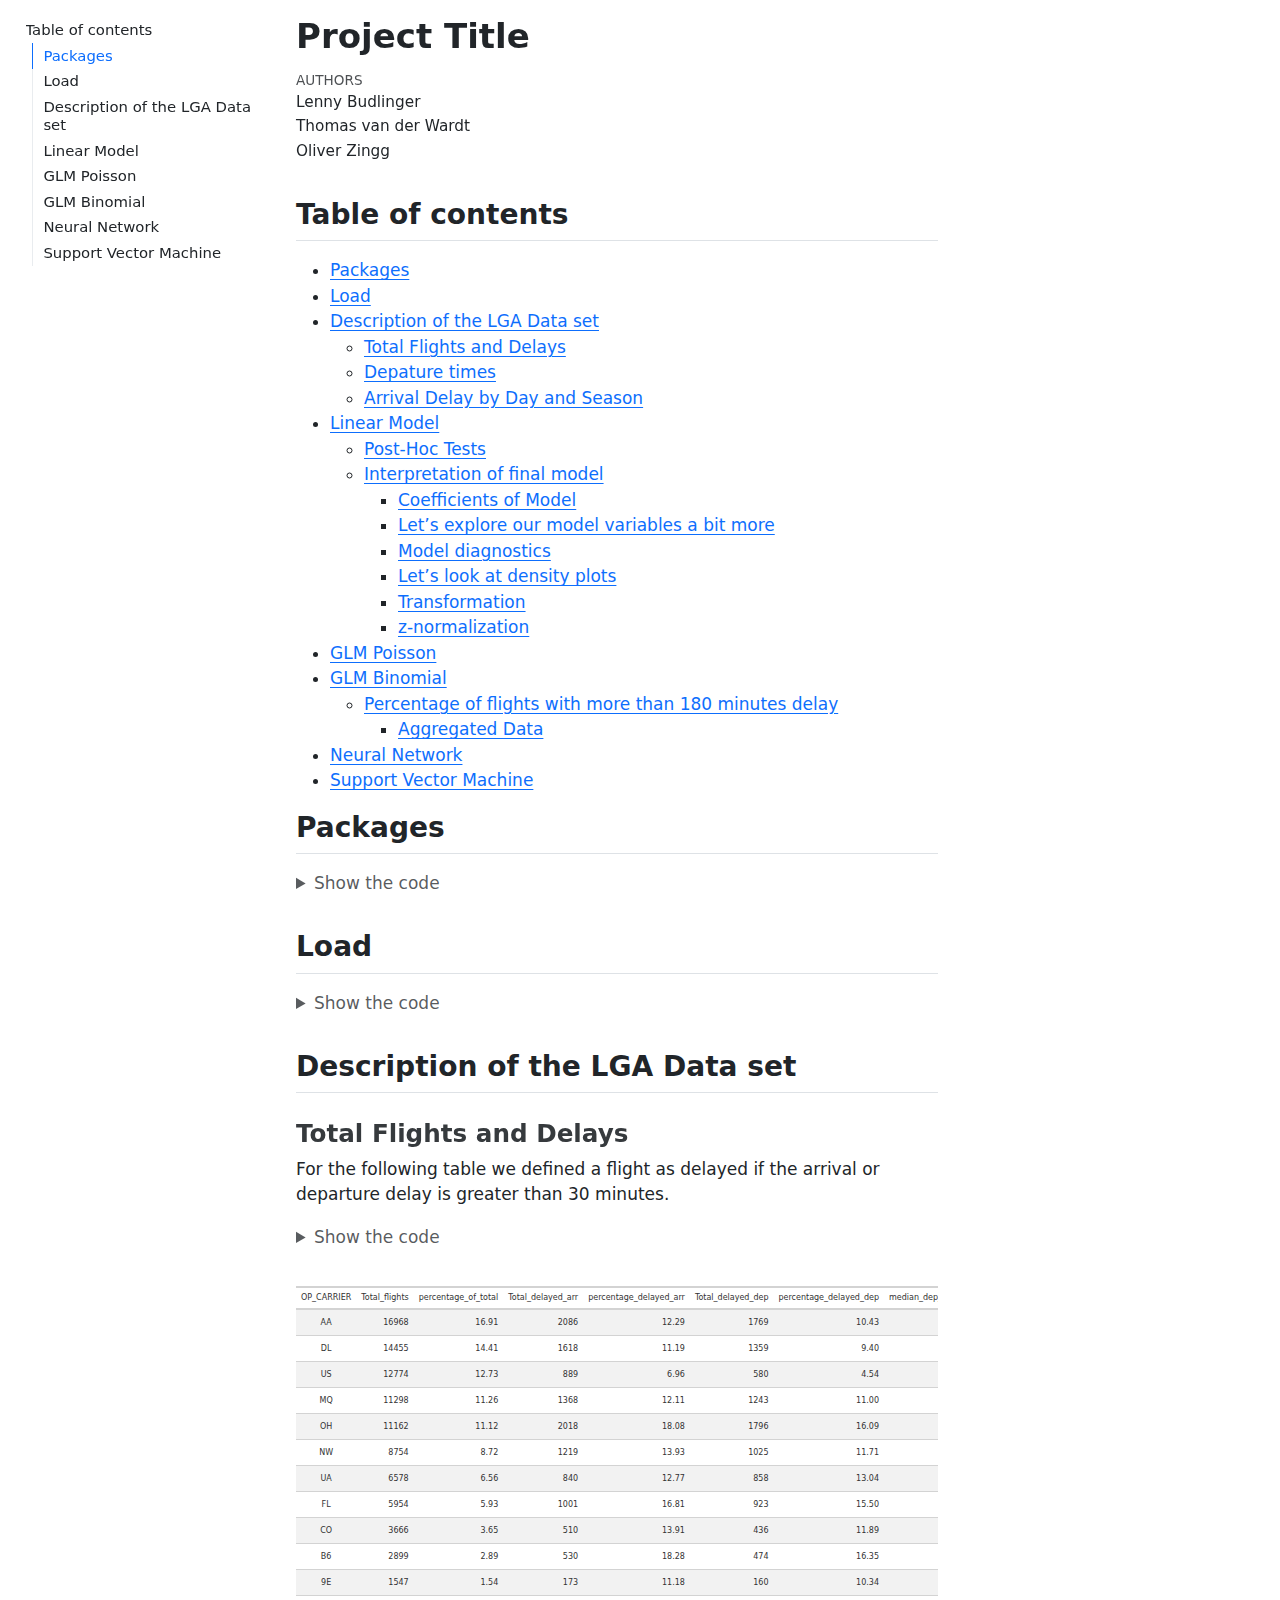
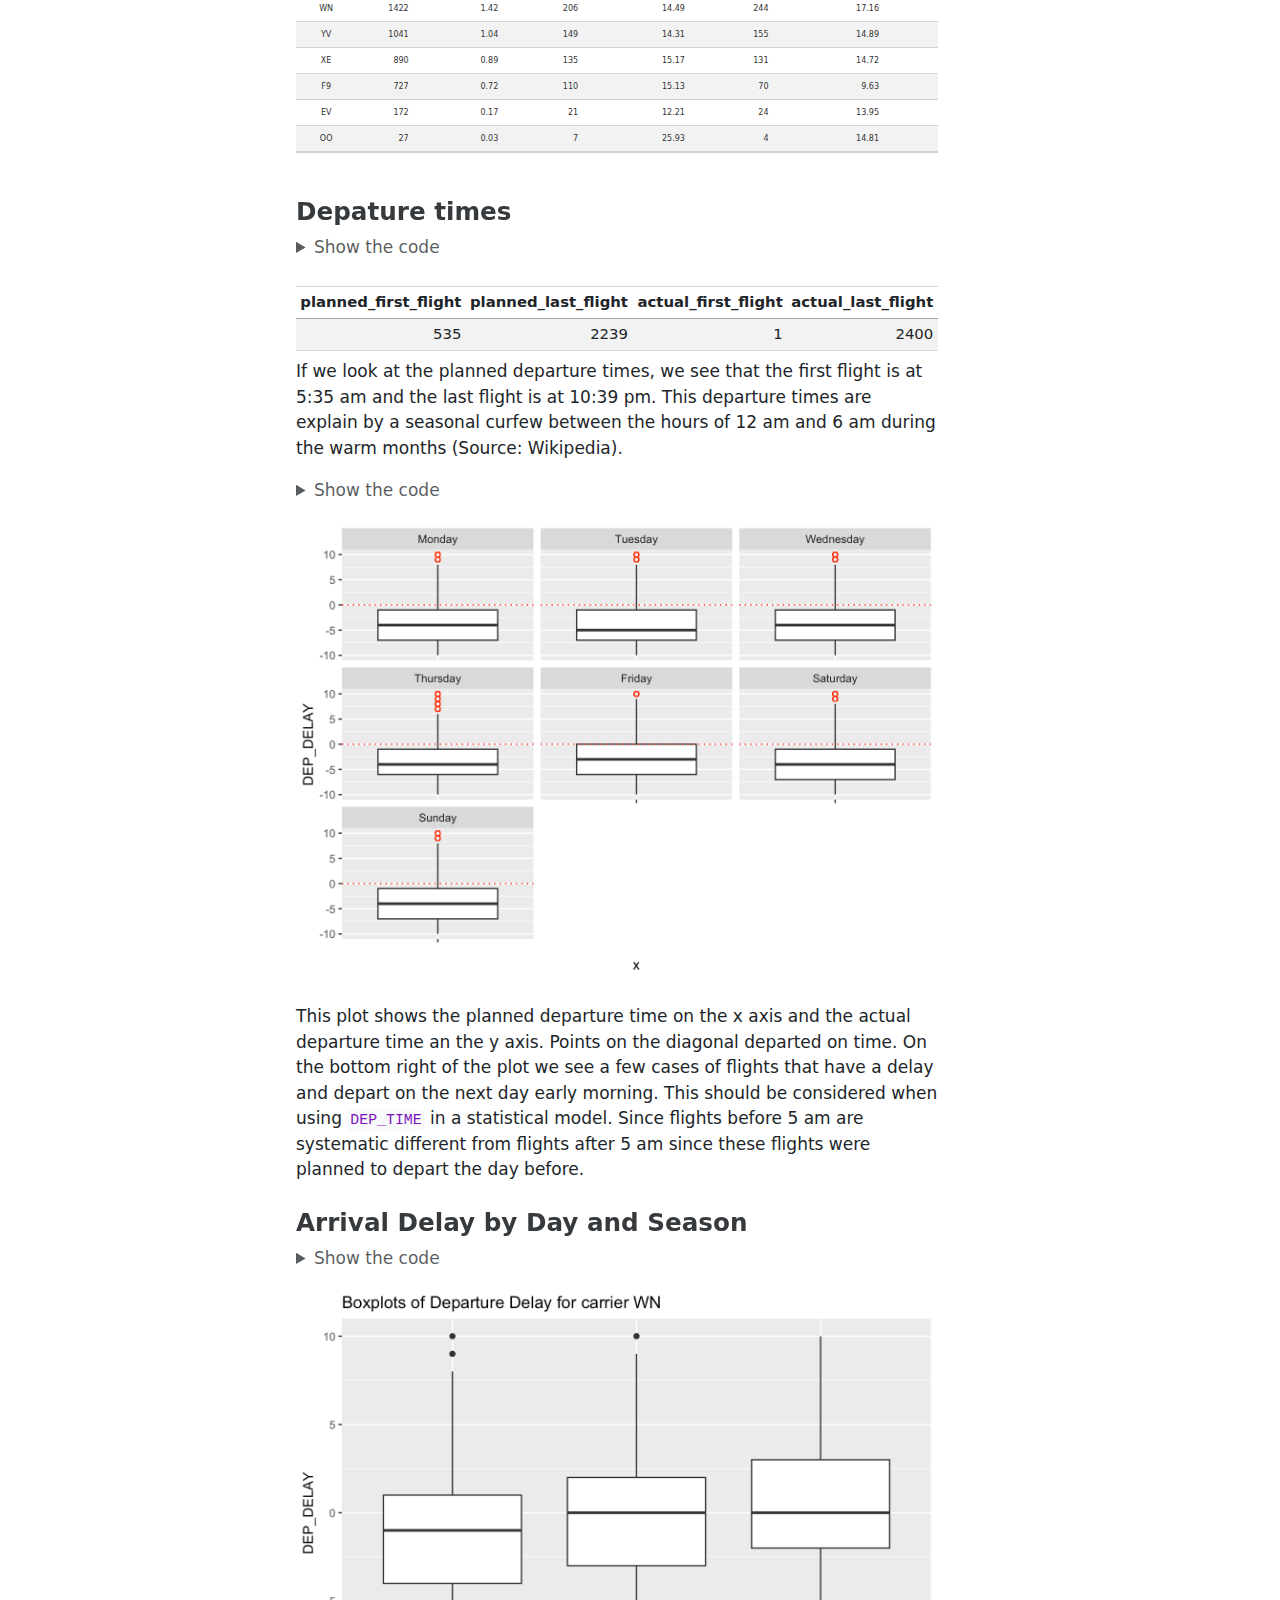
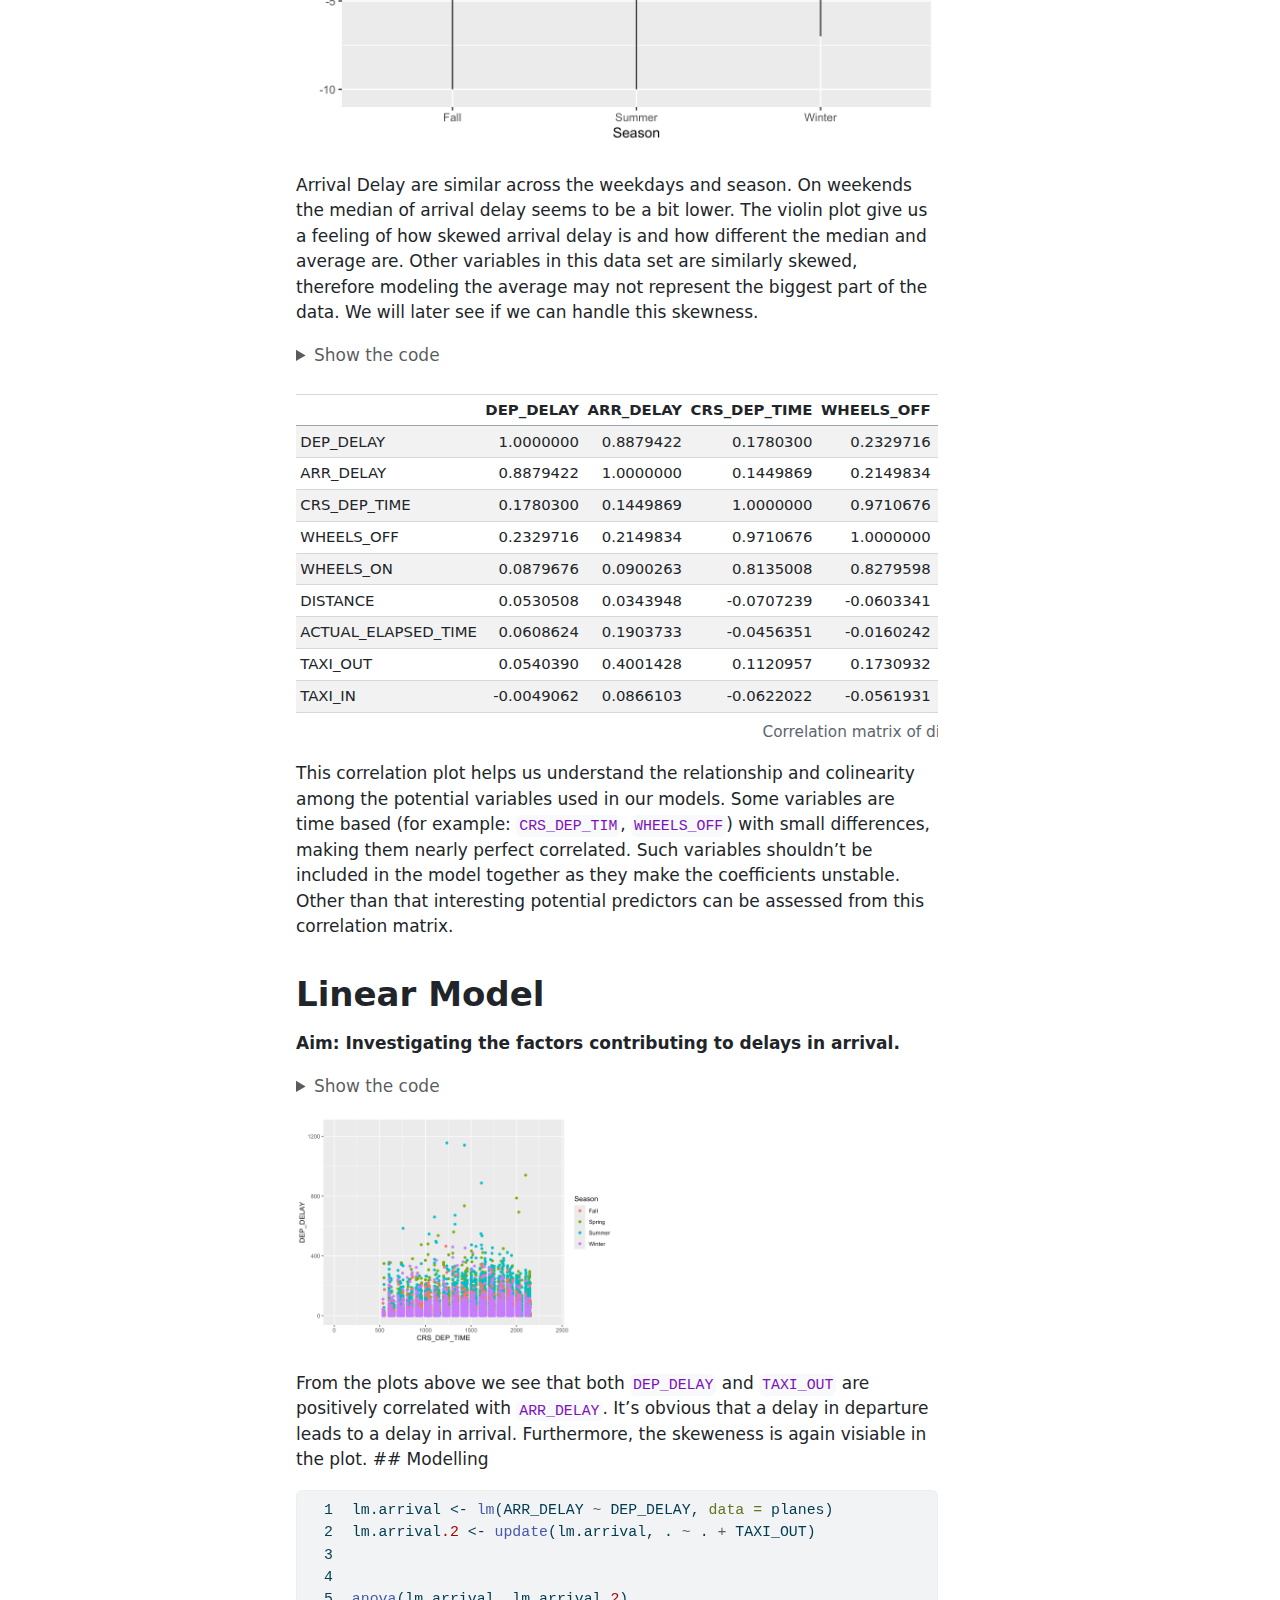
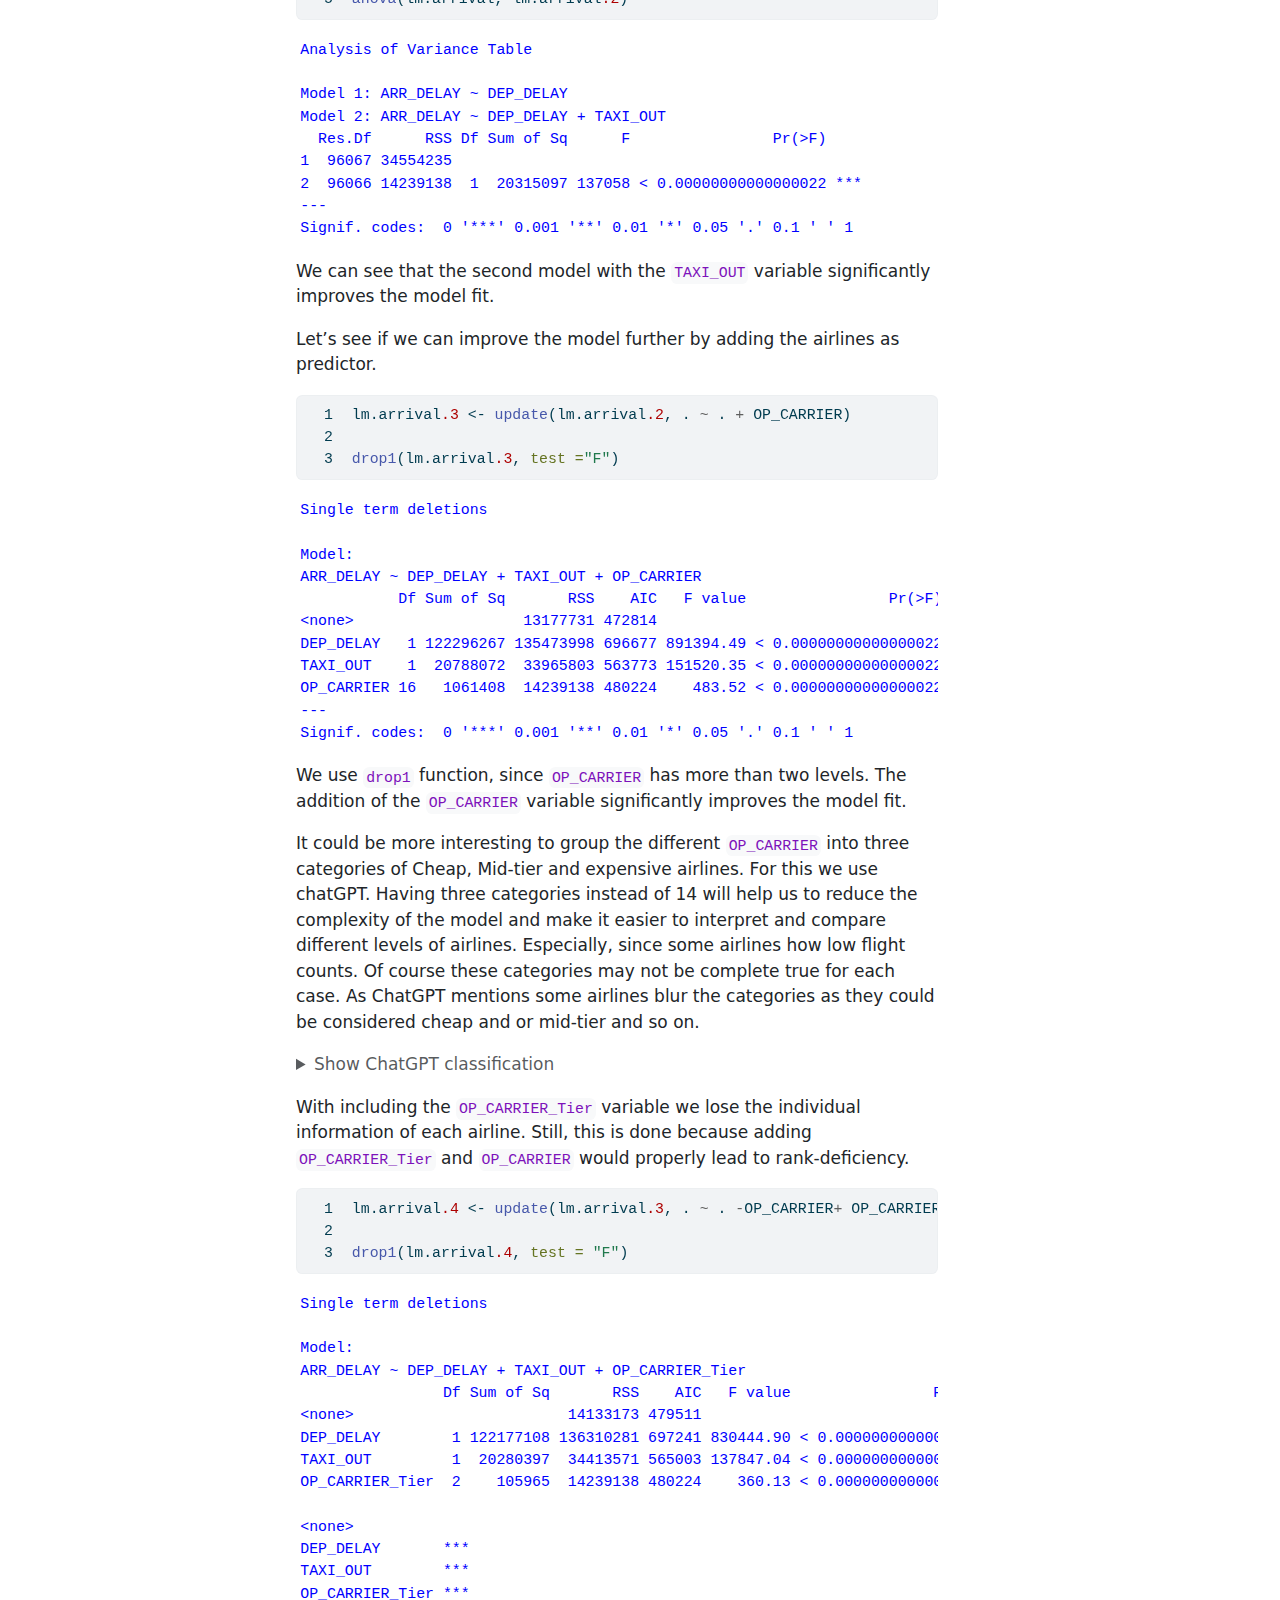
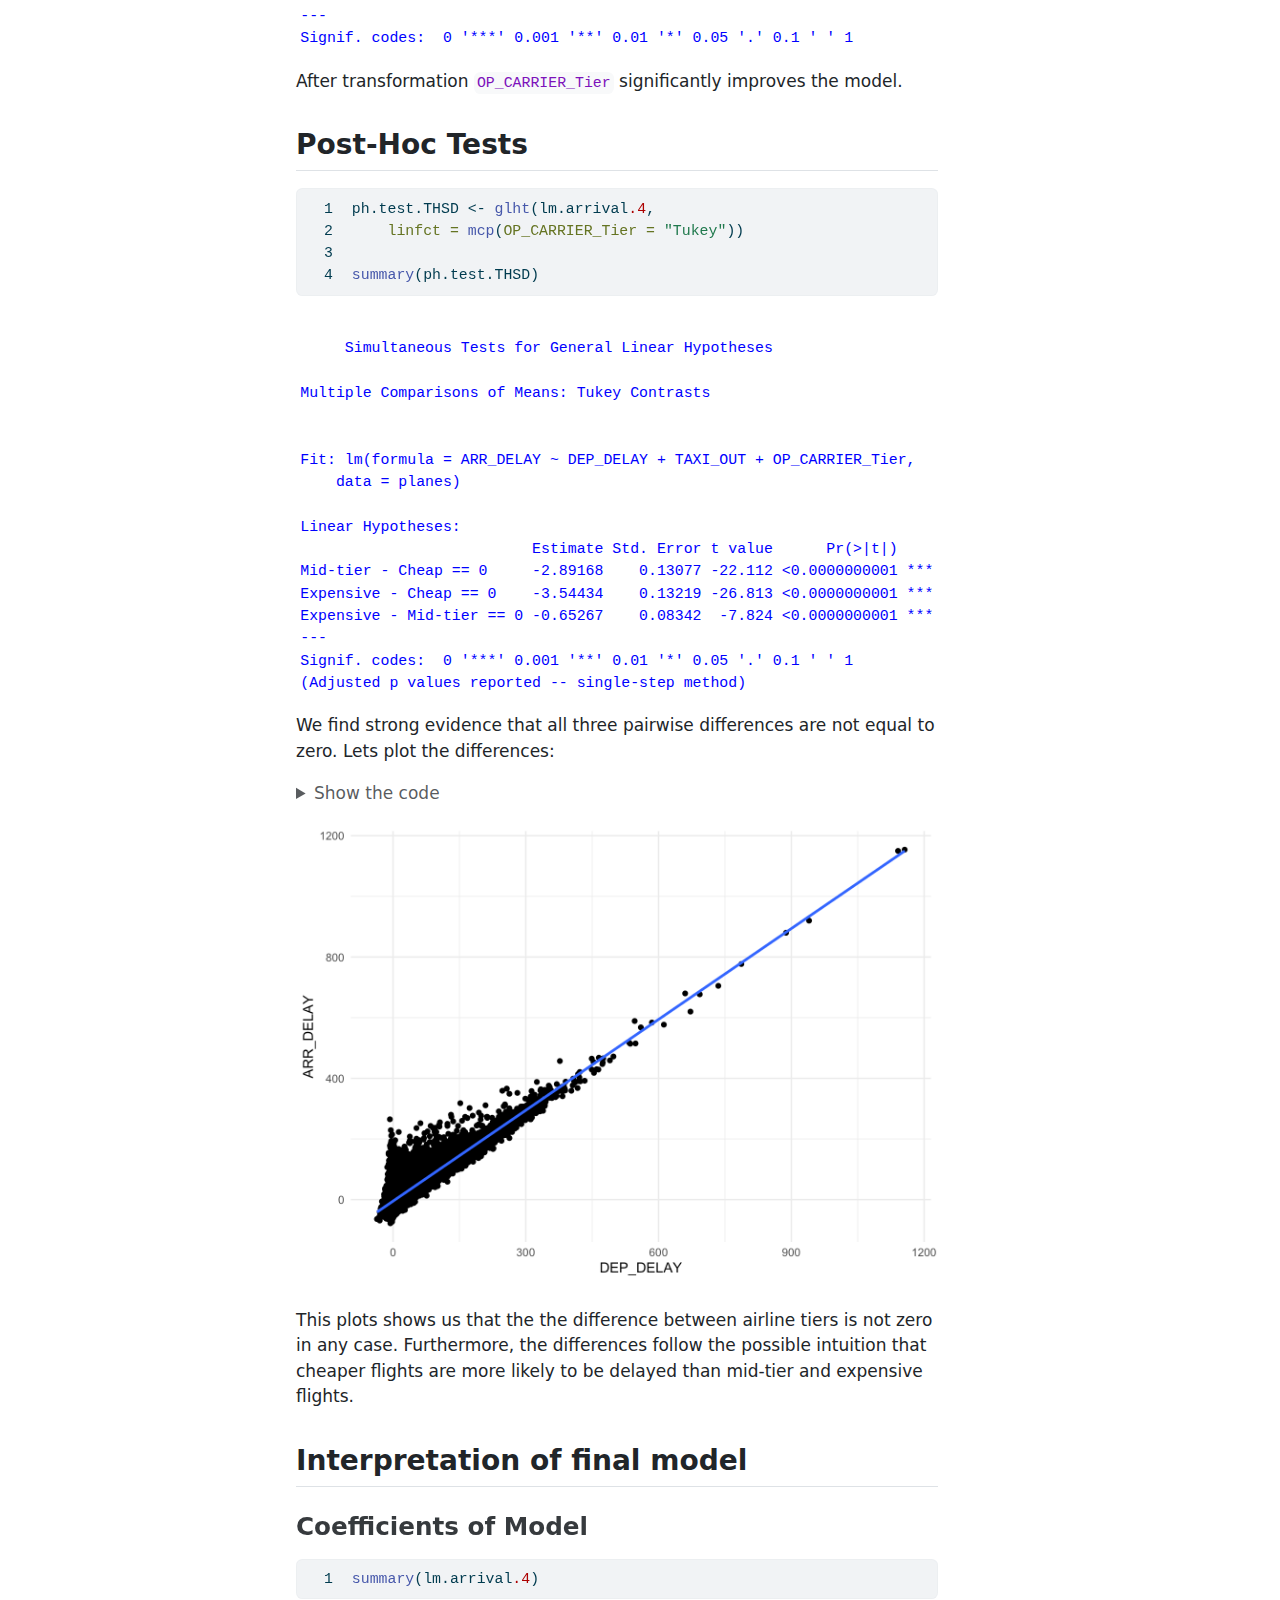
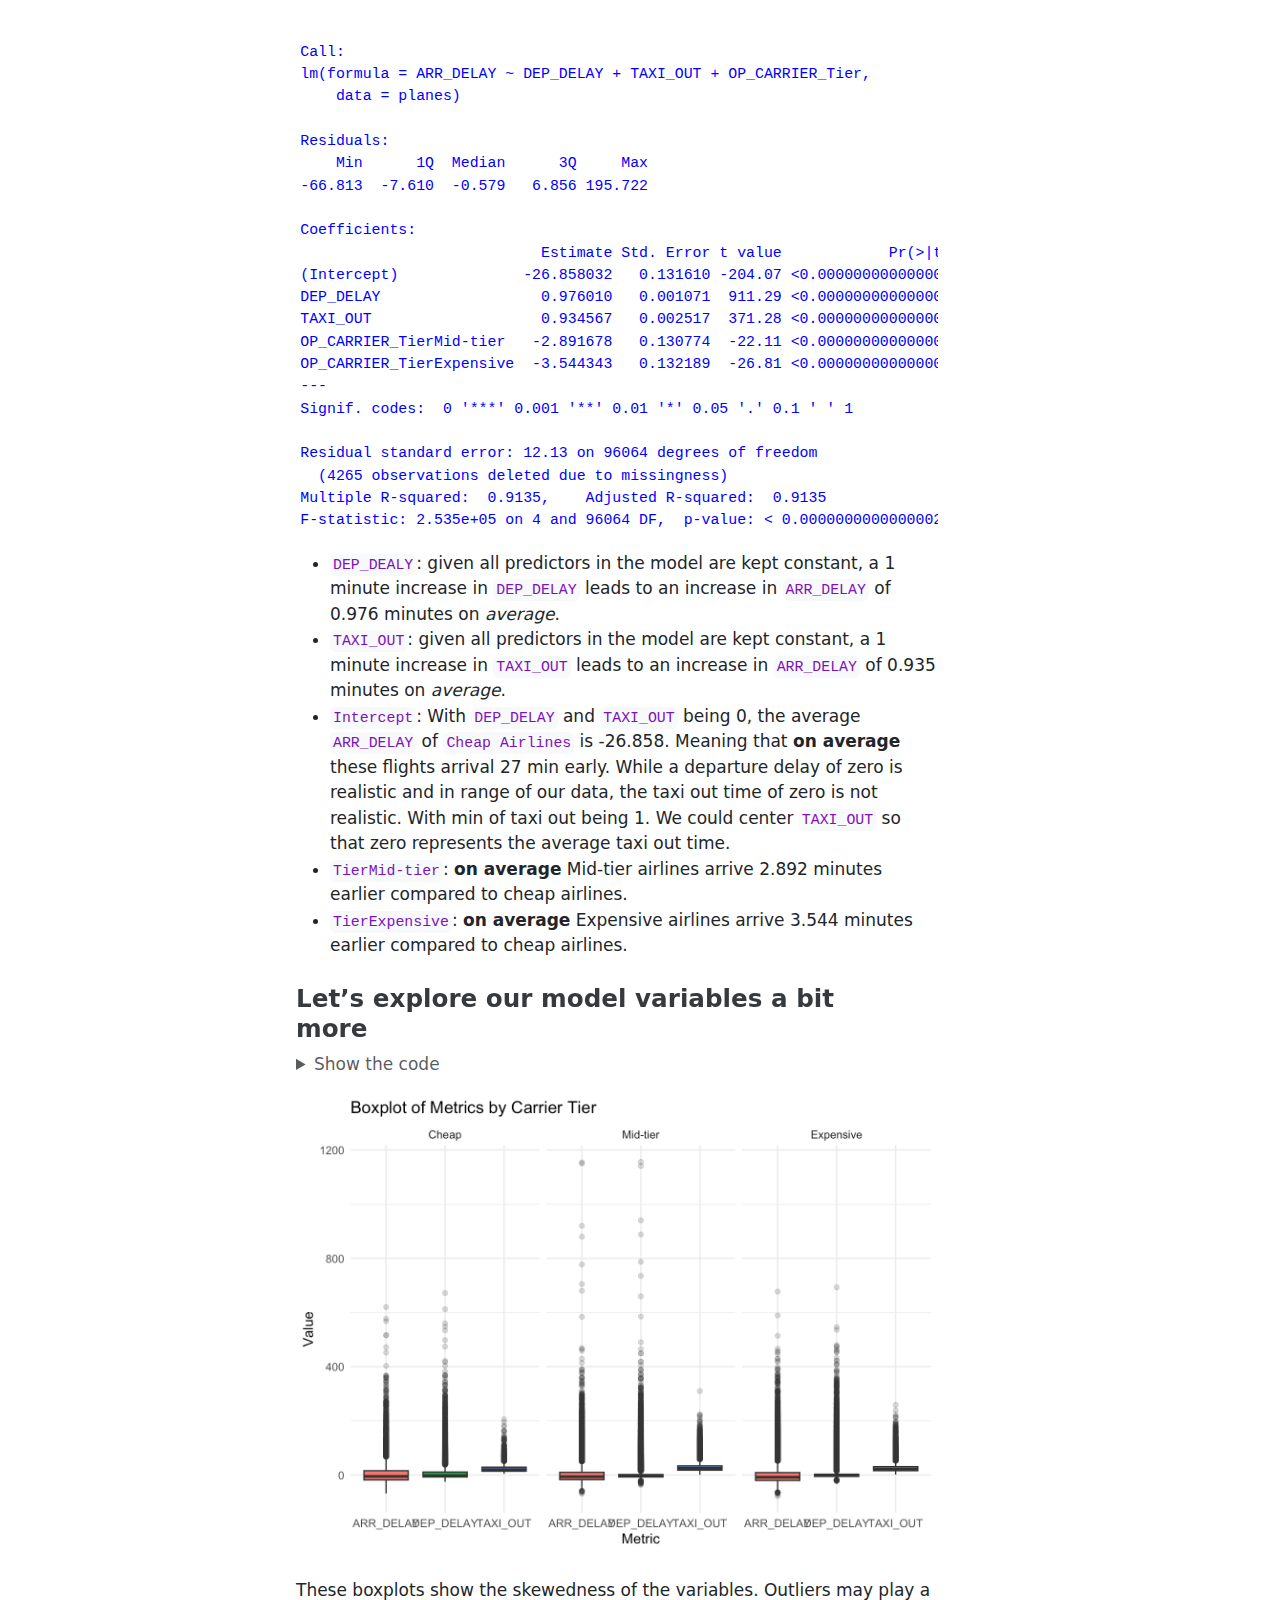
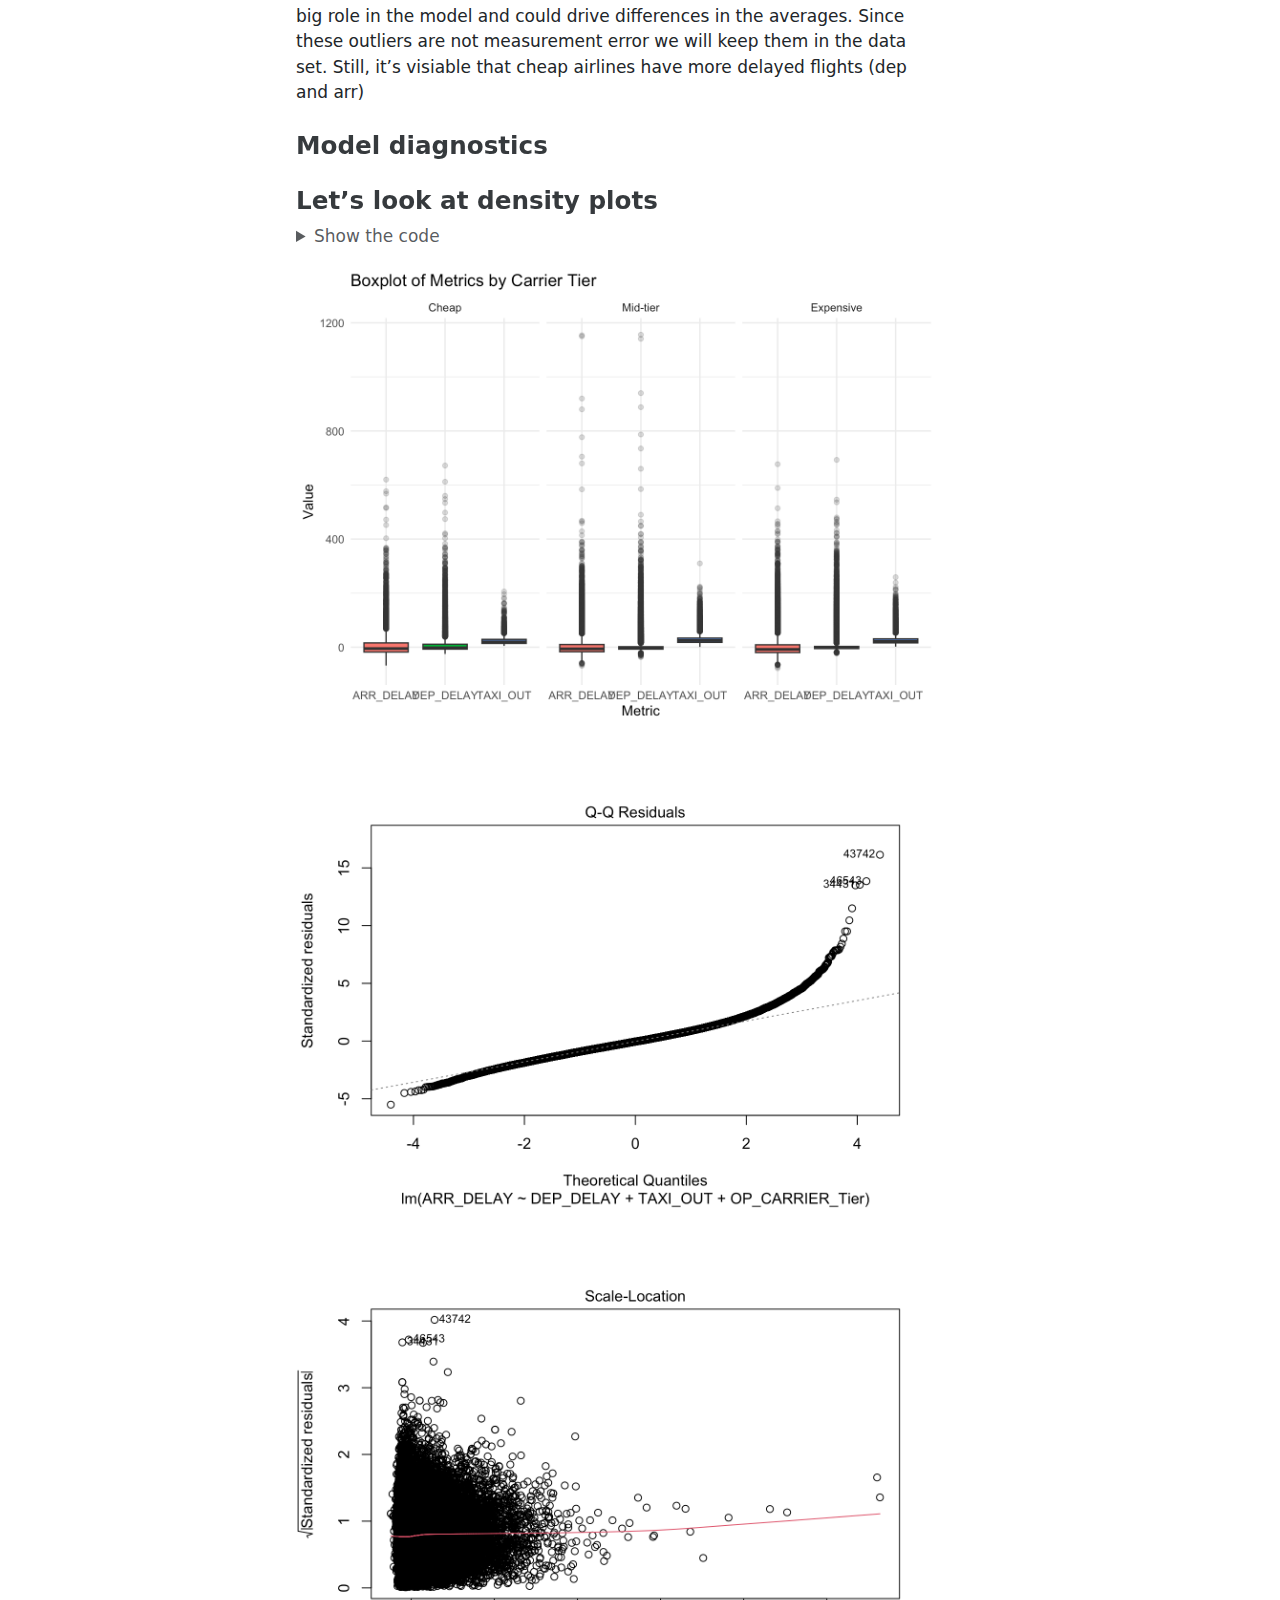
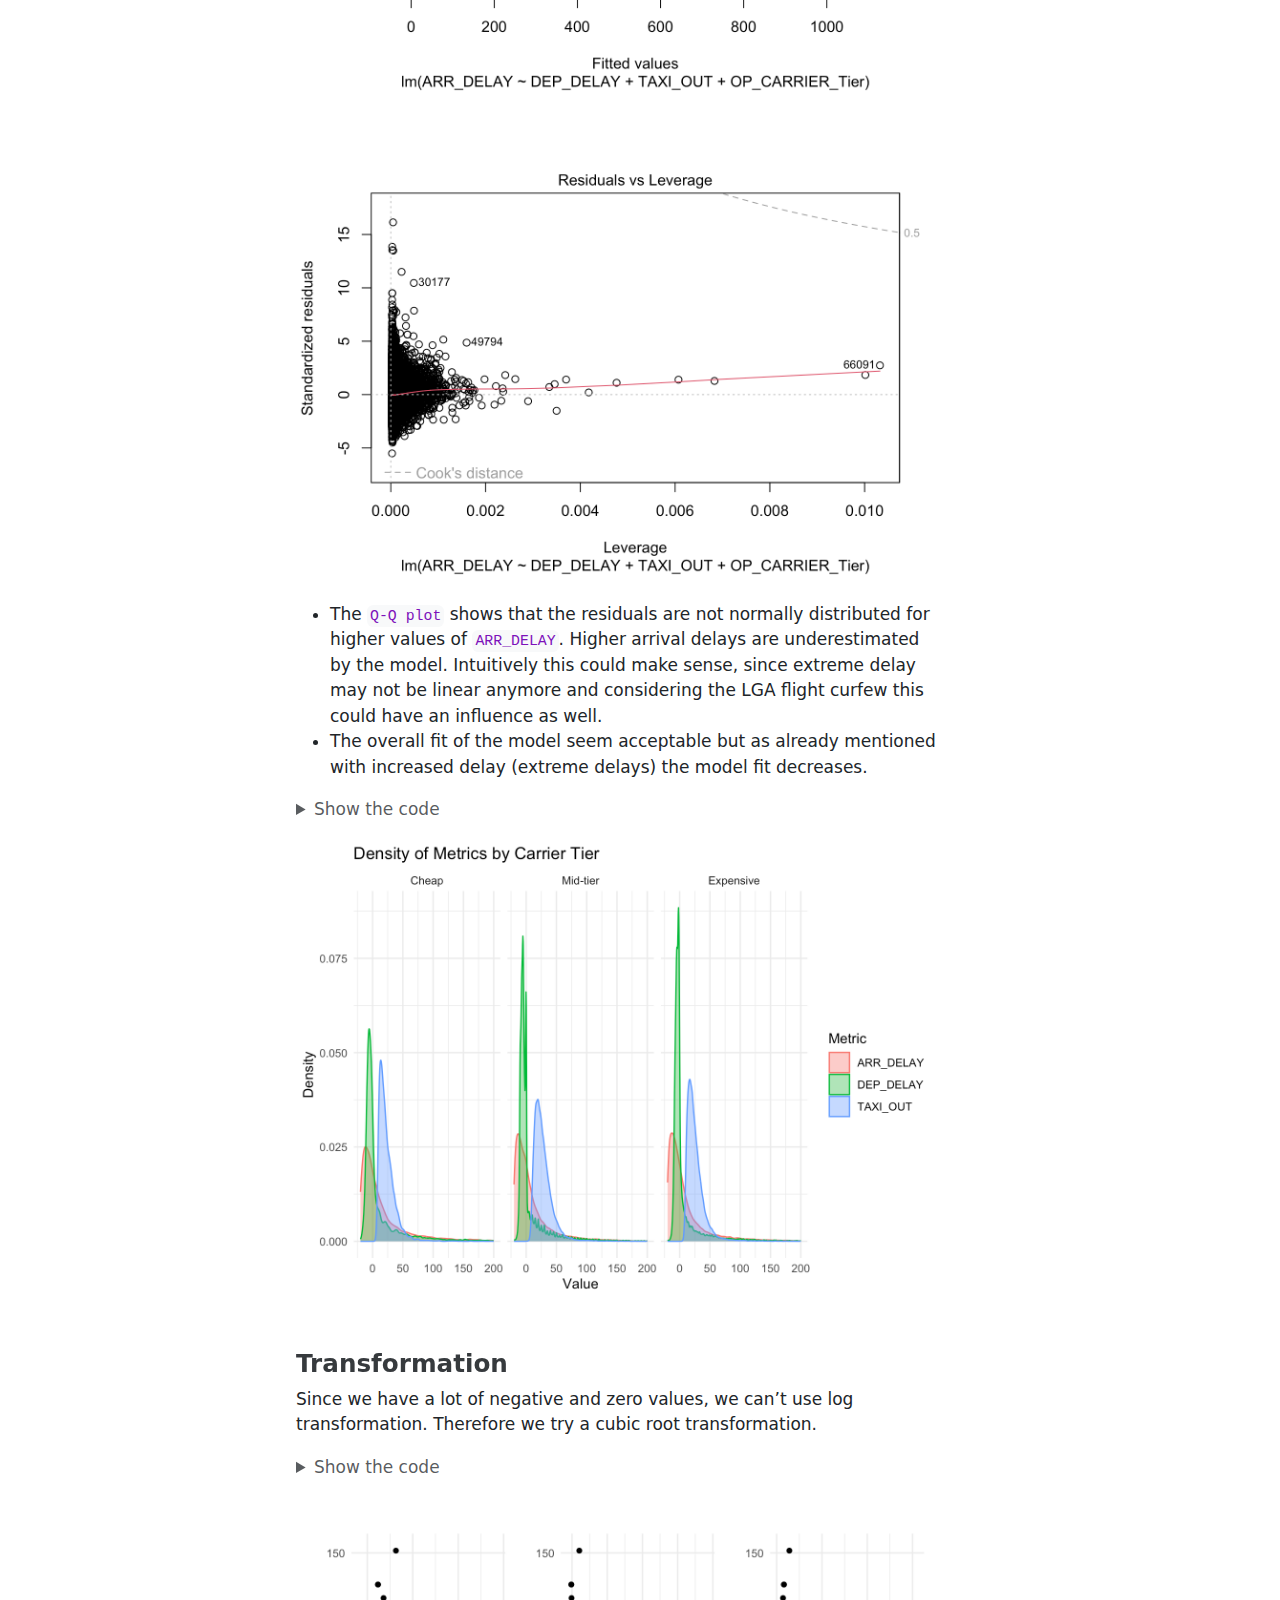
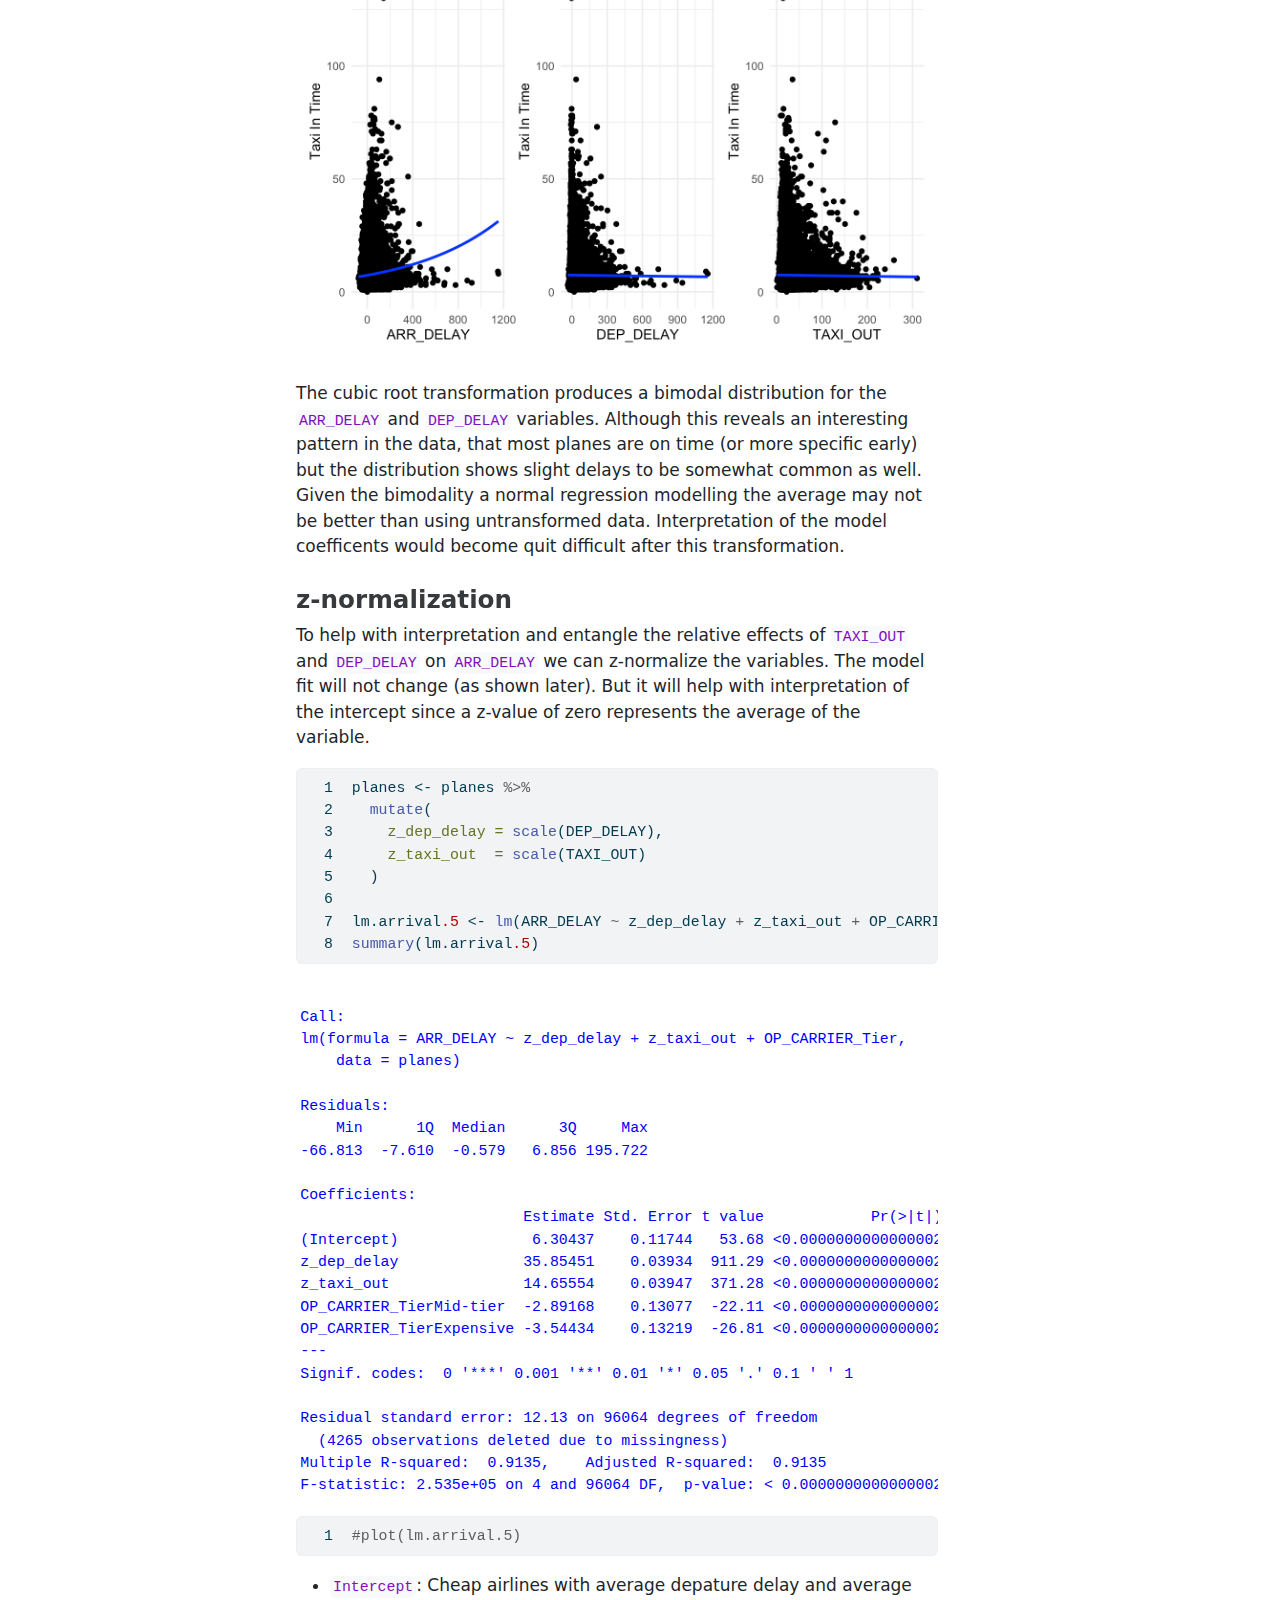
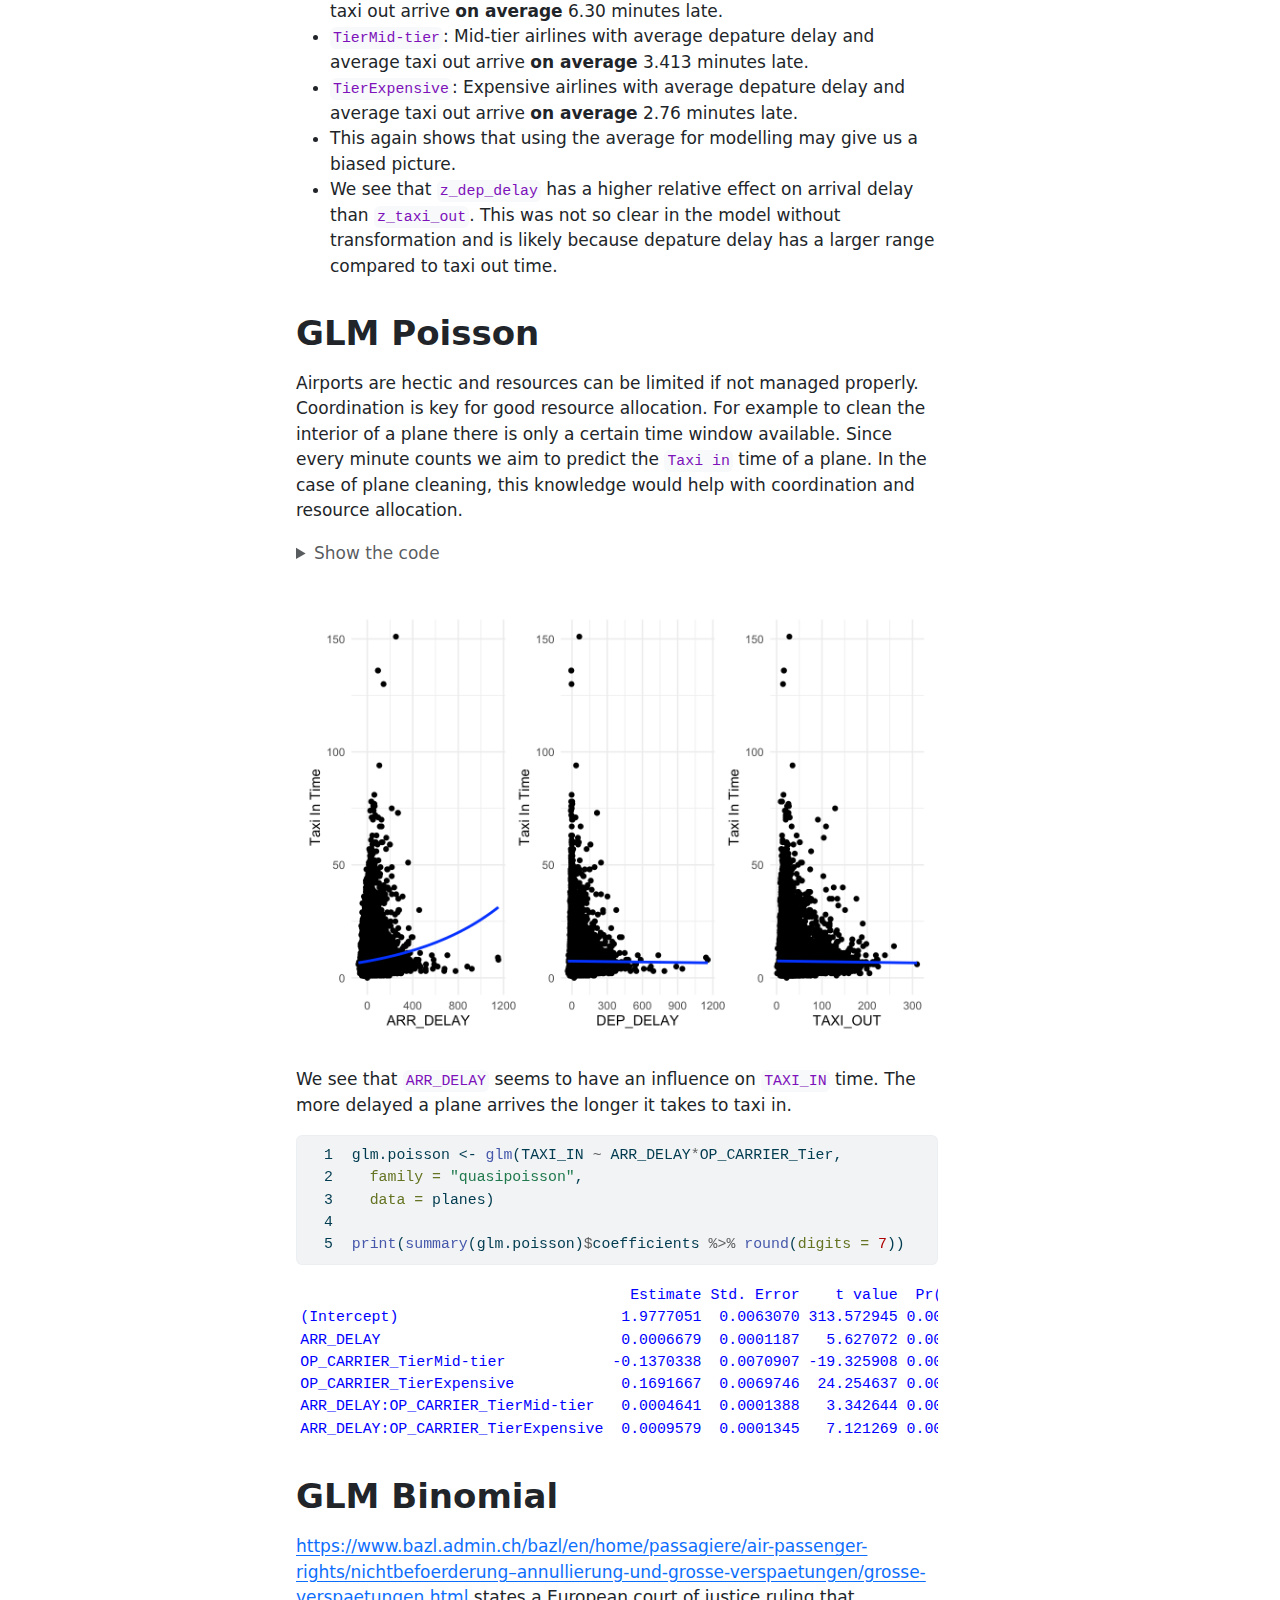
<file: Report/main.html>
<!DOCTYPE html>
<html xmlns="http://www.w3.org/1999/xhtml" lang="en" xml:lang="en"><head>

<meta charset="utf-8">
<meta name="generator" content="quarto-1.4.550">

<meta name="viewport" content="width=device-width, initial-scale=1.0, user-scalable=yes">

<meta name="author" content="Lenny Budlinger">
<meta name="author" content="Thomas van der Wardt">
<meta name="author" content="Oliver Zingg">

<title>Project Title</title>
<style>
code{white-space: pre-wrap;}
span.smallcaps{font-variant: small-caps;}
div.columns{display: flex; gap: min(4vw, 1.5em);}
div.column{flex: auto; overflow-x: auto;}
div.hanging-indent{margin-left: 1.5em; text-indent: -1.5em;}
ul.task-list{list-style: none;}
ul.task-list li input[type="checkbox"] {
  width: 0.8em;
  margin: 0 0.8em 0.2em -1em; /* quarto-specific, see https://github.com/quarto-dev/quarto-cli/issues/4556 */ 
  vertical-align: middle;
}
/* CSS for syntax highlighting */
pre > code.sourceCode { white-space: pre; position: relative; }
pre > code.sourceCode > span { line-height: 1.25; }
pre > code.sourceCode > span:empty { height: 1.2em; }
.sourceCode { overflow: visible; }
code.sourceCode > span { color: inherit; text-decoration: inherit; }
div.sourceCode { margin: 1em 0; }
pre.sourceCode { margin: 0; }
@media screen {
div.sourceCode { overflow: auto; }
}
@media print {
pre > code.sourceCode { white-space: pre-wrap; }
pre > code.sourceCode > span { text-indent: -5em; padding-left: 5em; }
}
pre.numberSource code
  { counter-reset: source-line 0; }
pre.numberSource code > span
  { position: relative; left: -4em; counter-increment: source-line; }
pre.numberSource code > span > a:first-child::before
  { content: counter(source-line);
    position: relative; left: -1em; text-align: right; vertical-align: baseline;
    border: none; display: inline-block;
    -webkit-touch-callout: none; -webkit-user-select: none;
    -khtml-user-select: none; -moz-user-select: none;
    -ms-user-select: none; user-select: none;
    padding: 0 4px; width: 4em;
  }
pre.numberSource { margin-left: 3em;  padding-left: 4px; }
div.sourceCode
  {   }
@media screen {
pre > code.sourceCode > span > a:first-child::before { text-decoration: underline; }
}
</style>


<script src="main_files/libs/clipboard/clipboard.min.js"></script>
<script src="main_files/libs/quarto-html/quarto.js"></script>
<script src="main_files/libs/quarto-html/popper.min.js"></script>
<script src="main_files/libs/quarto-html/tippy.umd.min.js"></script>
<script src="main_files/libs/quarto-html/anchor.min.js"></script>
<link href="main_files/libs/quarto-html/tippy.css" rel="stylesheet">
<link href="main_files/libs/quarto-html/quarto-syntax-highlighting.css" rel="stylesheet" id="quarto-text-highlighting-styles">
<script src="main_files/libs/bootstrap/bootstrap.min.js"></script>
<link href="main_files/libs/bootstrap/bootstrap-icons.css" rel="stylesheet">
<link href="main_files/libs/bootstrap/bootstrap.min.css" rel="stylesheet" id="quarto-bootstrap" data-mode="light">


</head>

<body>

<div id="quarto-content" class="page-columns page-rows-contents page-layout-article toc-left">
<div id="quarto-sidebar-toc-left" class="sidebar toc-left">
  <nav id="TOC" role="doc-toc" class="toc-active">
    <h2 id="toc-title">Table of contents</h2>
   
  <ul>
  <li><a href="#packages" id="toc-packages" class="nav-link active" data-scroll-target="#packages">Packages</a></li>
  <li><a href="#load" id="toc-load" class="nav-link" data-scroll-target="#load">Load</a></li>
  <li><a href="#description-of-the-lga-data-set" id="toc-description-of-the-lga-data-set" class="nav-link" data-scroll-target="#description-of-the-lga-data-set">Description of the LGA Data set</a>
  <ul class="collapse">
  <li><a href="#total-flights-and-delays" id="toc-total-flights-and-delays" class="nav-link" data-scroll-target="#total-flights-and-delays">Total Flights and Delays</a></li>
  <li><a href="#depature-times" id="toc-depature-times" class="nav-link" data-scroll-target="#depature-times">Depature times</a></li>
  <li><a href="#arrival-delay-by-day-and-season" id="toc-arrival-delay-by-day-and-season" class="nav-link" data-scroll-target="#arrival-delay-by-day-and-season">Arrival Delay by Day and Season</a></li>
  </ul></li>
  <li><a href="#linear-model" id="toc-linear-model" class="nav-link" data-scroll-target="#linear-model">Linear Model</a>
  <ul class="collapse">
  <li><a href="#post-hoc-tests" id="toc-post-hoc-tests" class="nav-link" data-scroll-target="#post-hoc-tests">Post-Hoc Tests</a></li>
  <li><a href="#interpretation-of-final-model" id="toc-interpretation-of-final-model" class="nav-link" data-scroll-target="#interpretation-of-final-model">Interpretation of final model</a>
  <ul class="collapse">
  <li><a href="#coefficients-of-model" id="toc-coefficients-of-model" class="nav-link" data-scroll-target="#coefficients-of-model">Coefficients of Model</a></li>
  <li><a href="#lets-explore-our-model-variables-a-bit-more" id="toc-lets-explore-our-model-variables-a-bit-more" class="nav-link" data-scroll-target="#lets-explore-our-model-variables-a-bit-more">Let’s explore our model variables a bit more</a></li>
  <li><a href="#model-diagnostics" id="toc-model-diagnostics" class="nav-link" data-scroll-target="#model-diagnostics">Model diagnostics</a></li>
  <li><a href="#lets-look-at-density-plots" id="toc-lets-look-at-density-plots" class="nav-link" data-scroll-target="#lets-look-at-density-plots">Let’s look at density plots</a></li>
  <li><a href="#transformation" id="toc-transformation" class="nav-link" data-scroll-target="#transformation">Transformation</a></li>
  <li><a href="#z-normalization" id="toc-z-normalization" class="nav-link" data-scroll-target="#z-normalization">z-normalization</a></li>
  </ul></li>
  </ul></li>
  <li><a href="#glm-poisson" id="toc-glm-poisson" class="nav-link" data-scroll-target="#glm-poisson">GLM Poisson</a></li>
  <li><a href="#glm-binomial" id="toc-glm-binomial" class="nav-link" data-scroll-target="#glm-binomial">GLM Binomial</a>
  <ul class="collapse">
  <li><a href="#percentage-of-flights-with-more-than-180-minutes-delay" id="toc-percentage-of-flights-with-more-than-180-minutes-delay" class="nav-link" data-scroll-target="#percentage-of-flights-with-more-than-180-minutes-delay">Percentage of flights with more than 180 minutes delay</a>
  <ul class="collapse">
  <li><a href="#aggregated-data" id="toc-aggregated-data" class="nav-link" data-scroll-target="#aggregated-data">Aggregated Data</a></li>
  </ul></li>
  </ul></li>
  <li><a href="#neural-network" id="toc-neural-network" class="nav-link" data-scroll-target="#neural-network">Neural Network</a></li>
  <li><a href="#support-vector-machine" id="toc-support-vector-machine" class="nav-link" data-scroll-target="#support-vector-machine">Support Vector Machine</a></li>
  </ul>
</nav>
</div>
<div id="quarto-margin-sidebar" class="sidebar margin-sidebar">
</div>
<main class="content" id="quarto-document-content">

<header id="title-block-header" class="quarto-title-block default">
<div class="quarto-title">
<h1 class="title">Project Title</h1>
</div>



<div class="quarto-title-meta">

    <div>
    <div class="quarto-title-meta-heading">Authors</div>
    <div class="quarto-title-meta-contents">
             <p>Lenny Budlinger </p>
             <p>Thomas van der Wardt </p>
             <p>Oliver Zingg </p>
          </div>
  </div>
    
  
    
  </div>
  


</header>

<nav id="TOC-body" role="doc-toc">
    <h2 id="toc-title">Table of contents</h2>
   
  <ul>
  <li><a href="#packages" id="toc-packages">Packages</a></li>
  <li><a href="#load" id="toc-load">Load</a></li>
  <li><a href="#description-of-the-lga-data-set" id="toc-description-of-the-lga-data-set">Description of the LGA Data set</a>
  <ul>
  <li><a href="#total-flights-and-delays" id="toc-total-flights-and-delays">Total Flights and Delays</a></li>
  <li><a href="#depature-times" id="toc-depature-times">Depature times</a></li>
  <li><a href="#arrival-delay-by-day-and-season" id="toc-arrival-delay-by-day-and-season">Arrival Delay by Day and Season</a></li>
  </ul></li>
  <li><a href="#linear-model" id="toc-linear-model">Linear Model</a>
  <ul>
  <li><a href="#post-hoc-tests" id="toc-post-hoc-tests">Post-Hoc Tests</a></li>
  <li><a href="#interpretation-of-final-model" id="toc-interpretation-of-final-model">Interpretation of final model</a>
  <ul>
  <li><a href="#coefficients-of-model" id="toc-coefficients-of-model">Coefficients of Model</a></li>
  <li><a href="#lets-explore-our-model-variables-a-bit-more" id="toc-lets-explore-our-model-variables-a-bit-more">Let’s explore our model variables a bit more</a></li>
  <li><a href="#model-diagnostics" id="toc-model-diagnostics">Model diagnostics</a></li>
  <li><a href="#lets-look-at-density-plots" id="toc-lets-look-at-density-plots">Let’s look at density plots</a></li>
  <li><a href="#transformation" id="toc-transformation">Transformation</a></li>
  <li><a href="#z-normalization" id="toc-z-normalization">z-normalization</a></li>
  </ul></li>
  </ul></li>
  <li><a href="#glm-poisson" id="toc-glm-poisson">GLM Poisson</a></li>
  <li><a href="#glm-binomial" id="toc-glm-binomial">GLM Binomial</a>
  <ul>
  <li><a href="#percentage-of-flights-with-more-than-180-minutes-delay" id="toc-percentage-of-flights-with-more-than-180-minutes-delay">Percentage of flights with more than 180 minutes delay</a>
  <ul>
  <li><a href="#aggregated-data" id="toc-aggregated-data">Aggregated Data</a></li>
  </ul></li>
  </ul></li>
  <li><a href="#neural-network" id="toc-neural-network">Neural Network</a></li>
  <li><a href="#support-vector-machine" id="toc-support-vector-machine">Support Vector Machine</a></li>
  </ul>
</nav>
<section id="packages" class="level2">
<h2 class="anchored" data-anchor-id="packages">Packages</h2>
<div class="cell">
<details class="code-fold">
<summary>Show the code</summary>
<div class="sourceCode cell-code" id="cb1"><pre class="sourceCode numberSource r number-lines code-with-copy"><code class="sourceCode r"><span id="cb1-1"><a href="#cb1-1"></a><span class="co"># Scientific notation</span></span>
<span id="cb1-2"><a href="#cb1-2"></a><span class="fu">options</span>(<span class="at">scipen=</span><span class="dv">999</span>)</span>
<span id="cb1-3"><a href="#cb1-3"></a></span>
<span id="cb1-4"><a href="#cb1-4"></a><span class="co"># Load packages -----------------------------</span></span>
<span id="cb1-5"><a href="#cb1-5"></a></span>
<span id="cb1-6"><a href="#cb1-6"></a><span class="fu">library</span>(tidyverse) <span class="co"># ggplot for plotting, dplyr for data manipulation</span></span>
<span id="cb1-7"><a href="#cb1-7"></a><span class="fu">library</span>(lubridate) <span class="co"># package for handling time variable</span></span>
<span id="cb1-8"><a href="#cb1-8"></a><span class="fu">library</span>(hms) <span class="co"># handling time</span></span>
<span id="cb1-9"><a href="#cb1-9"></a><span class="fu">library</span>(gt) <span class="co"># Print tables</span></span>
<span id="cb1-10"><a href="#cb1-10"></a><span class="fu">library</span>(DT)</span>
<span id="cb1-11"><a href="#cb1-11"></a><span class="fu">library</span>(forcats) <span class="co"># Reorder factor levels</span></span>
<span id="cb1-12"><a href="#cb1-12"></a><span class="fu">library</span>(kableExtra)</span>
<span id="cb1-13"><a href="#cb1-13"></a><span class="fu">library</span>(janitor)</span>
<span id="cb1-14"><a href="#cb1-14"></a><span class="fu">library</span>(multcomp) <span class="co"># Multiple comparison tests</span></span>
<span id="cb1-15"><a href="#cb1-15"></a><span class="fu">library</span>(patchwork) <span class="co">#plots side by side</span></span></code><button title="Copy to Clipboard" class="code-copy-button"><i class="bi"></i></button></pre></div>
</details>
</div>
</section>
<section id="load" class="level2">
<h2 class="anchored" data-anchor-id="load">Load</h2>
<div class="cell">
<details class="code-fold">
<summary>Show the code</summary>
<div class="sourceCode cell-code" id="cb2"><pre class="sourceCode numberSource r number-lines code-with-copy"><code class="sourceCode r"><span id="cb2-1"><a href="#cb2-1"></a><span class="co"># Load data ---------------------------</span></span>
<span id="cb2-2"><a href="#cb2-2"></a></span>
<span id="cb2-3"><a href="#cb2-3"></a><span class="co"># get working directory if csv not loading or use absolute path</span></span>
<span id="cb2-4"><a href="#cb2-4"></a><span class="co"># getwd() </span></span>
<span id="cb2-5"><a href="#cb2-5"></a></span>
<span id="cb2-6"><a href="#cb2-6"></a><span class="fu">load</span>(<span class="st">"./../Data/LGA_preprocessed.rda"</span>)</span></code><button title="Copy to Clipboard" class="code-copy-button"><i class="bi"></i></button></pre></div>
</details>
</div>
</section>
<section id="description-of-the-lga-data-set" class="level2">
<h2 class="anchored" data-anchor-id="description-of-the-lga-data-set">Description of the LGA Data set</h2>
<section id="total-flights-and-delays" class="level3">
<h3 class="anchored" data-anchor-id="total-flights-and-delays">Total Flights and Delays</h3>
<p>For the following table we defined a flight as delayed if the arrival or departure delay is greater than 30 minutes.</p>
<div class="cell">
<details class="code-fold">
<summary>Show the code</summary>
<div class="sourceCode cell-code" id="cb3"><pre class="sourceCode numberSource r number-lines code-with-copy"><code class="sourceCode r"><span id="cb3-1"><a href="#cb3-1"></a><span class="co"># Create table</span></span>
<span id="cb3-2"><a href="#cb3-2"></a>planes <span class="sc">%&gt;%</span></span>
<span id="cb3-3"><a href="#cb3-3"></a>  <span class="fu">mutate</span>(<span class="at">index_late_arr =</span> <span class="fu">ifelse</span>(ARR_DELAY <span class="sc">&gt;</span> <span class="dv">30</span>, <span class="dv">1</span>, <span class="dv">0</span>),</span>
<span id="cb3-4"><a href="#cb3-4"></a>         <span class="at">index_late_dep =</span> <span class="fu">ifelse</span>(DEP_DELAY <span class="sc">&gt;</span> <span class="dv">30</span>, <span class="dv">1</span>, <span class="dv">0</span>)) <span class="sc">%&gt;%</span></span>
<span id="cb3-5"><a href="#cb3-5"></a>  <span class="fu">group_by</span>(OP_CARRIER) <span class="sc">%&gt;%</span></span>
<span id="cb3-6"><a href="#cb3-6"></a>  <span class="fu">summarise</span>(</span>
<span id="cb3-7"><a href="#cb3-7"></a>    <span class="at">Total_flights =</span> <span class="fu">n</span>(),</span>
<span id="cb3-8"><a href="#cb3-8"></a>    <span class="at">Total_delayed_arr =</span> <span class="fu">sum</span>(index_late_arr <span class="sc">==</span> <span class="dv">1</span>, <span class="at">na.rm =</span> <span class="cn">TRUE</span>),</span>
<span id="cb3-9"><a href="#cb3-9"></a>    <span class="at">percentage_delayed_arr =</span> Total_delayed_arr <span class="sc">/</span> Total_flights <span class="sc">*</span> <span class="dv">100</span>,</span>
<span id="cb3-10"><a href="#cb3-10"></a>    </span>
<span id="cb3-11"><a href="#cb3-11"></a>    <span class="at">Total_delayed_dep =</span> <span class="fu">sum</span>(index_late_dep <span class="sc">==</span> <span class="dv">1</span>, <span class="at">na.rm =</span> <span class="cn">TRUE</span>),</span>
<span id="cb3-12"><a href="#cb3-12"></a>    <span class="at">percentage_delayed_dep =</span> Total_delayed_dep <span class="sc">/</span> Total_flights <span class="sc">*</span> <span class="dv">100</span>,</span>
<span id="cb3-13"><a href="#cb3-13"></a>    </span>
<span id="cb3-14"><a href="#cb3-14"></a>    <span class="at">median_dep_delay =</span> <span class="fu">median</span>(DEP_DELAY, <span class="at">na.rm =</span> <span class="cn">TRUE</span>),</span>
<span id="cb3-15"><a href="#cb3-15"></a>    <span class="at">median_arr_delay =</span> <span class="fu">median</span>(ARR_DELAY, <span class="at">na.rm =</span> <span class="cn">TRUE</span>),</span>
<span id="cb3-16"><a href="#cb3-16"></a>    <span class="at">median_distance =</span> <span class="fu">median</span>(DISTANCE, <span class="at">na.rm =</span> <span class="cn">TRUE</span>)</span>
<span id="cb3-17"><a href="#cb3-17"></a>  ) <span class="sc">%&gt;%</span></span>
<span id="cb3-18"><a href="#cb3-18"></a>  <span class="fu">ungroup</span>() <span class="sc">%&gt;%</span></span>
<span id="cb3-19"><a href="#cb3-19"></a>  <span class="fu">mutate</span>(</span>
<span id="cb3-20"><a href="#cb3-20"></a>    <span class="at">percentage_of_total =</span> Total_flights <span class="sc">/</span> <span class="fu">sum</span>(Total_flights) <span class="sc">*</span> <span class="dv">100</span></span>
<span id="cb3-21"><a href="#cb3-21"></a>  ) <span class="sc">%&gt;%</span></span>
<span id="cb3-22"><a href="#cb3-22"></a>  <span class="fu">mutate</span>(<span class="fu">across</span>(<span class="fu">where</span>(is.double), <span class="sc">~</span><span class="fu">round</span>(.x, <span class="dv">2</span>))) <span class="sc">%&gt;%</span> </span>
<span id="cb3-23"><a href="#cb3-23"></a>  <span class="fu">relocate</span>(percentage_of_total, <span class="at">.after =</span> Total_flights)  <span class="sc">%&gt;%</span> </span>
<span id="cb3-24"><a href="#cb3-24"></a>  <span class="fu">arrange</span>(<span class="fu">desc</span>(Total_flights)) <span class="sc">%&gt;%</span> </span>
<span id="cb3-25"><a href="#cb3-25"></a>  <span class="fu">gt</span>() <span class="sc">%&gt;%</span></span>
<span id="cb3-26"><a href="#cb3-26"></a>  <span class="fu">tab_options</span>(</span>
<span id="cb3-27"><a href="#cb3-27"></a>    <span class="at">table.font.size =</span> <span class="fu">px</span>(<span class="dv">8</span>),</span>
<span id="cb3-28"><a href="#cb3-28"></a>  )</span></code><button title="Copy to Clipboard" class="code-copy-button"><i class="bi"></i></button></pre></div>
</details>
<div class="cell-output-display">
<div>
<div id="ekwtqkadus" style="padding-left:0px;padding-right:0px;padding-top:10px;padding-bottom:10px;overflow-x:auto;overflow-y:auto;width:auto;height:auto;">
<style>#ekwtqkadus table {
  font-family: system-ui, 'Segoe UI', Roboto, Helvetica, Arial, sans-serif, 'Apple Color Emoji', 'Segoe UI Emoji', 'Segoe UI Symbol', 'Noto Color Emoji';
  -webkit-font-smoothing: antialiased;
  -moz-osx-font-smoothing: grayscale;
}

#ekwtqkadus thead, #ekwtqkadus tbody, #ekwtqkadus tfoot, #ekwtqkadus tr, #ekwtqkadus td, #ekwtqkadus th {
  border-style: none;
}

#ekwtqkadus p {
  margin: 0;
  padding: 0;
}

#ekwtqkadus .gt_table {
  display: table;
  border-collapse: collapse;
  line-height: normal;
  margin-left: auto;
  margin-right: auto;
  color: #333333;
  font-size: 8px;
  font-weight: normal;
  font-style: normal;
  background-color: #FFFFFF;
  width: auto;
  border-top-style: solid;
  border-top-width: 2px;
  border-top-color: #A8A8A8;
  border-right-style: none;
  border-right-width: 2px;
  border-right-color: #D3D3D3;
  border-bottom-style: solid;
  border-bottom-width: 2px;
  border-bottom-color: #A8A8A8;
  border-left-style: none;
  border-left-width: 2px;
  border-left-color: #D3D3D3;
}

#ekwtqkadus .gt_caption {
  padding-top: 4px;
  padding-bottom: 4px;
}

#ekwtqkadus .gt_title {
  color: #333333;
  font-size: 125%;
  font-weight: initial;
  padding-top: 4px;
  padding-bottom: 4px;
  padding-left: 5px;
  padding-right: 5px;
  border-bottom-color: #FFFFFF;
  border-bottom-width: 0;
}

#ekwtqkadus .gt_subtitle {
  color: #333333;
  font-size: 85%;
  font-weight: initial;
  padding-top: 3px;
  padding-bottom: 5px;
  padding-left: 5px;
  padding-right: 5px;
  border-top-color: #FFFFFF;
  border-top-width: 0;
}

#ekwtqkadus .gt_heading {
  background-color: #FFFFFF;
  text-align: center;
  border-bottom-color: #FFFFFF;
  border-left-style: none;
  border-left-width: 1px;
  border-left-color: #D3D3D3;
  border-right-style: none;
  border-right-width: 1px;
  border-right-color: #D3D3D3;
}

#ekwtqkadus .gt_bottom_border {
  border-bottom-style: solid;
  border-bottom-width: 2px;
  border-bottom-color: #D3D3D3;
}

#ekwtqkadus .gt_col_headings {
  border-top-style: solid;
  border-top-width: 2px;
  border-top-color: #D3D3D3;
  border-bottom-style: solid;
  border-bottom-width: 2px;
  border-bottom-color: #D3D3D3;
  border-left-style: none;
  border-left-width: 1px;
  border-left-color: #D3D3D3;
  border-right-style: none;
  border-right-width: 1px;
  border-right-color: #D3D3D3;
}

#ekwtqkadus .gt_col_heading {
  color: #333333;
  background-color: #FFFFFF;
  font-size: 100%;
  font-weight: normal;
  text-transform: inherit;
  border-left-style: none;
  border-left-width: 1px;
  border-left-color: #D3D3D3;
  border-right-style: none;
  border-right-width: 1px;
  border-right-color: #D3D3D3;
  vertical-align: bottom;
  padding-top: 5px;
  padding-bottom: 6px;
  padding-left: 5px;
  padding-right: 5px;
  overflow-x: hidden;
}

#ekwtqkadus .gt_column_spanner_outer {
  color: #333333;
  background-color: #FFFFFF;
  font-size: 100%;
  font-weight: normal;
  text-transform: inherit;
  padding-top: 0;
  padding-bottom: 0;
  padding-left: 4px;
  padding-right: 4px;
}

#ekwtqkadus .gt_column_spanner_outer:first-child {
  padding-left: 0;
}

#ekwtqkadus .gt_column_spanner_outer:last-child {
  padding-right: 0;
}

#ekwtqkadus .gt_column_spanner {
  border-bottom-style: solid;
  border-bottom-width: 2px;
  border-bottom-color: #D3D3D3;
  vertical-align: bottom;
  padding-top: 5px;
  padding-bottom: 5px;
  overflow-x: hidden;
  display: inline-block;
  width: 100%;
}

#ekwtqkadus .gt_spanner_row {
  border-bottom-style: hidden;
}

#ekwtqkadus .gt_group_heading {
  padding-top: 8px;
  padding-bottom: 8px;
  padding-left: 5px;
  padding-right: 5px;
  color: #333333;
  background-color: #FFFFFF;
  font-size: 100%;
  font-weight: initial;
  text-transform: inherit;
  border-top-style: solid;
  border-top-width: 2px;
  border-top-color: #D3D3D3;
  border-bottom-style: solid;
  border-bottom-width: 2px;
  border-bottom-color: #D3D3D3;
  border-left-style: none;
  border-left-width: 1px;
  border-left-color: #D3D3D3;
  border-right-style: none;
  border-right-width: 1px;
  border-right-color: #D3D3D3;
  vertical-align: middle;
  text-align: left;
}

#ekwtqkadus .gt_empty_group_heading {
  padding: 0.5px;
  color: #333333;
  background-color: #FFFFFF;
  font-size: 100%;
  font-weight: initial;
  border-top-style: solid;
  border-top-width: 2px;
  border-top-color: #D3D3D3;
  border-bottom-style: solid;
  border-bottom-width: 2px;
  border-bottom-color: #D3D3D3;
  vertical-align: middle;
}

#ekwtqkadus .gt_from_md > :first-child {
  margin-top: 0;
}

#ekwtqkadus .gt_from_md > :last-child {
  margin-bottom: 0;
}

#ekwtqkadus .gt_row {
  padding-top: 8px;
  padding-bottom: 8px;
  padding-left: 5px;
  padding-right: 5px;
  margin: 10px;
  border-top-style: solid;
  border-top-width: 1px;
  border-top-color: #D3D3D3;
  border-left-style: none;
  border-left-width: 1px;
  border-left-color: #D3D3D3;
  border-right-style: none;
  border-right-width: 1px;
  border-right-color: #D3D3D3;
  vertical-align: middle;
  overflow-x: hidden;
}

#ekwtqkadus .gt_stub {
  color: #333333;
  background-color: #FFFFFF;
  font-size: 100%;
  font-weight: initial;
  text-transform: inherit;
  border-right-style: solid;
  border-right-width: 2px;
  border-right-color: #D3D3D3;
  padding-left: 5px;
  padding-right: 5px;
}

#ekwtqkadus .gt_stub_row_group {
  color: #333333;
  background-color: #FFFFFF;
  font-size: 100%;
  font-weight: initial;
  text-transform: inherit;
  border-right-style: solid;
  border-right-width: 2px;
  border-right-color: #D3D3D3;
  padding-left: 5px;
  padding-right: 5px;
  vertical-align: top;
}

#ekwtqkadus .gt_row_group_first td {
  border-top-width: 2px;
}

#ekwtqkadus .gt_row_group_first th {
  border-top-width: 2px;
}

#ekwtqkadus .gt_summary_row {
  color: #333333;
  background-color: #FFFFFF;
  text-transform: inherit;
  padding-top: 8px;
  padding-bottom: 8px;
  padding-left: 5px;
  padding-right: 5px;
}

#ekwtqkadus .gt_first_summary_row {
  border-top-style: solid;
  border-top-color: #D3D3D3;
}

#ekwtqkadus .gt_first_summary_row.thick {
  border-top-width: 2px;
}

#ekwtqkadus .gt_last_summary_row {
  padding-top: 8px;
  padding-bottom: 8px;
  padding-left: 5px;
  padding-right: 5px;
  border-bottom-style: solid;
  border-bottom-width: 2px;
  border-bottom-color: #D3D3D3;
}

#ekwtqkadus .gt_grand_summary_row {
  color: #333333;
  background-color: #FFFFFF;
  text-transform: inherit;
  padding-top: 8px;
  padding-bottom: 8px;
  padding-left: 5px;
  padding-right: 5px;
}

#ekwtqkadus .gt_first_grand_summary_row {
  padding-top: 8px;
  padding-bottom: 8px;
  padding-left: 5px;
  padding-right: 5px;
  border-top-style: double;
  border-top-width: 6px;
  border-top-color: #D3D3D3;
}

#ekwtqkadus .gt_last_grand_summary_row_top {
  padding-top: 8px;
  padding-bottom: 8px;
  padding-left: 5px;
  padding-right: 5px;
  border-bottom-style: double;
  border-bottom-width: 6px;
  border-bottom-color: #D3D3D3;
}

#ekwtqkadus .gt_striped {
  background-color: rgba(128, 128, 128, 0.05);
}

#ekwtqkadus .gt_table_body {
  border-top-style: solid;
  border-top-width: 2px;
  border-top-color: #D3D3D3;
  border-bottom-style: solid;
  border-bottom-width: 2px;
  border-bottom-color: #D3D3D3;
}

#ekwtqkadus .gt_footnotes {
  color: #333333;
  background-color: #FFFFFF;
  border-bottom-style: none;
  border-bottom-width: 2px;
  border-bottom-color: #D3D3D3;
  border-left-style: none;
  border-left-width: 2px;
  border-left-color: #D3D3D3;
  border-right-style: none;
  border-right-width: 2px;
  border-right-color: #D3D3D3;
}

#ekwtqkadus .gt_footnote {
  margin: 0px;
  font-size: 90%;
  padding-top: 4px;
  padding-bottom: 4px;
  padding-left: 5px;
  padding-right: 5px;
}

#ekwtqkadus .gt_sourcenotes {
  color: #333333;
  background-color: #FFFFFF;
  border-bottom-style: none;
  border-bottom-width: 2px;
  border-bottom-color: #D3D3D3;
  border-left-style: none;
  border-left-width: 2px;
  border-left-color: #D3D3D3;
  border-right-style: none;
  border-right-width: 2px;
  border-right-color: #D3D3D3;
}

#ekwtqkadus .gt_sourcenote {
  font-size: 90%;
  padding-top: 4px;
  padding-bottom: 4px;
  padding-left: 5px;
  padding-right: 5px;
}

#ekwtqkadus .gt_left {
  text-align: left;
}

#ekwtqkadus .gt_center {
  text-align: center;
}

#ekwtqkadus .gt_right {
  text-align: right;
  font-variant-numeric: tabular-nums;
}

#ekwtqkadus .gt_font_normal {
  font-weight: normal;
}

#ekwtqkadus .gt_font_bold {
  font-weight: bold;
}

#ekwtqkadus .gt_font_italic {
  font-style: italic;
}

#ekwtqkadus .gt_super {
  font-size: 65%;
}

#ekwtqkadus .gt_footnote_marks {
  font-size: 75%;
  vertical-align: 0.4em;
  position: initial;
}

#ekwtqkadus .gt_asterisk {
  font-size: 100%;
  vertical-align: 0;
}

#ekwtqkadus .gt_indent_1 {
  text-indent: 5px;
}

#ekwtqkadus .gt_indent_2 {
  text-indent: 10px;
}

#ekwtqkadus .gt_indent_3 {
  text-indent: 15px;
}

#ekwtqkadus .gt_indent_4 {
  text-indent: 20px;
}

#ekwtqkadus .gt_indent_5 {
  text-indent: 25px;
}

#ekwtqkadus .katex-display {
  display: inline-flex !important;
  margin-bottom: 0.75em !important;
}

#ekwtqkadus div.Reactable > div.rt-table > div.rt-thead > div.rt-tr.rt-tr-group-header > div.rt-th-group:after {
  height: 0px !important;
}
</style>

<table class="gt_table table table-sm table-striped small" data-quarto-postprocess="true" data-quarto-disable-processing="false" data-quarto-bootstrap="false">
<thead>
<tr class="header gt_col_headings">
<th id="OP_CARRIER" class="gt_col_heading gt_columns_bottom_border gt_center" data-quarto-table-cell-role="th" scope="col">OP_CARRIER</th>
<th id="Total_flights" class="gt_col_heading gt_columns_bottom_border gt_right" data-quarto-table-cell-role="th" scope="col">Total_flights</th>
<th id="percentage_of_total" class="gt_col_heading gt_columns_bottom_border gt_right" data-quarto-table-cell-role="th" scope="col">percentage_of_total</th>
<th id="Total_delayed_arr" class="gt_col_heading gt_columns_bottom_border gt_right" data-quarto-table-cell-role="th" scope="col">Total_delayed_arr</th>
<th id="percentage_delayed_arr" class="gt_col_heading gt_columns_bottom_border gt_right" data-quarto-table-cell-role="th" scope="col">percentage_delayed_arr</th>
<th id="Total_delayed_dep" class="gt_col_heading gt_columns_bottom_border gt_right" data-quarto-table-cell-role="th" scope="col">Total_delayed_dep</th>
<th id="percentage_delayed_dep" class="gt_col_heading gt_columns_bottom_border gt_right" data-quarto-table-cell-role="th" scope="col">percentage_delayed_dep</th>
<th id="median_dep_delay" class="gt_col_heading gt_columns_bottom_border gt_right" data-quarto-table-cell-role="th" scope="col">median_dep_delay</th>
<th id="median_arr_delay" class="gt_col_heading gt_columns_bottom_border gt_right" data-quarto-table-cell-role="th" scope="col">median_arr_delay</th>
<th id="median_distance" class="gt_col_heading gt_columns_bottom_border gt_right" data-quarto-table-cell-role="th" scope="col">median_distance</th>
</tr>
</thead>
<tbody class="gt_table_body">
<tr class="odd">
<td class="gt_row gt_center" headers="OP_CARRIER">AA</td>
<td class="gt_row gt_right" headers="Total_flights">16968</td>
<td class="gt_row gt_right" headers="percentage_of_total">16.91</td>
<td class="gt_row gt_right" headers="Total_delayed_arr">2086</td>
<td class="gt_row gt_right" headers="percentage_delayed_arr">12.29</td>
<td class="gt_row gt_right" headers="Total_delayed_dep">1769</td>
<td class="gt_row gt_right" headers="percentage_delayed_dep">10.43</td>
<td class="gt_row gt_right" headers="median_dep_delay">-3</td>
<td class="gt_row gt_right" headers="median_arr_delay">-8</td>
<td class="gt_row gt_right" headers="median_distance">1097</td>
</tr>
<tr class="even">
<td class="gt_row gt_center" headers="OP_CARRIER">DL</td>
<td class="gt_row gt_right" headers="Total_flights">14455</td>
<td class="gt_row gt_right" headers="percentage_of_total">14.41</td>
<td class="gt_row gt_right" headers="Total_delayed_arr">1618</td>
<td class="gt_row gt_right" headers="percentage_delayed_arr">11.19</td>
<td class="gt_row gt_right" headers="Total_delayed_dep">1359</td>
<td class="gt_row gt_right" headers="percentage_delayed_dep">9.40</td>
<td class="gt_row gt_right" headers="median_dep_delay">-2</td>
<td class="gt_row gt_right" headers="median_arr_delay">-7</td>
<td class="gt_row gt_right" headers="median_distance">761</td>
</tr>
<tr class="odd">
<td class="gt_row gt_center" headers="OP_CARRIER">US</td>
<td class="gt_row gt_right" headers="Total_flights">12774</td>
<td class="gt_row gt_right" headers="percentage_of_total">12.73</td>
<td class="gt_row gt_right" headers="Total_delayed_arr">889</td>
<td class="gt_row gt_right" headers="percentage_delayed_arr">6.96</td>
<td class="gt_row gt_right" headers="Total_delayed_dep">580</td>
<td class="gt_row gt_right" headers="percentage_delayed_dep">4.54</td>
<td class="gt_row gt_right" headers="median_dep_delay">-6</td>
<td class="gt_row gt_right" headers="median_arr_delay">-10</td>
<td class="gt_row gt_right" headers="median_distance">214</td>
</tr>
<tr class="even">
<td class="gt_row gt_center" headers="OP_CARRIER">MQ</td>
<td class="gt_row gt_right" headers="Total_flights">11298</td>
<td class="gt_row gt_right" headers="percentage_of_total">11.26</td>
<td class="gt_row gt_right" headers="Total_delayed_arr">1368</td>
<td class="gt_row gt_right" headers="percentage_delayed_arr">12.11</td>
<td class="gt_row gt_right" headers="Total_delayed_dep">1243</td>
<td class="gt_row gt_right" headers="percentage_delayed_dep">11.00</td>
<td class="gt_row gt_right" headers="median_dep_delay">-4</td>
<td class="gt_row gt_right" headers="median_arr_delay">-7</td>
<td class="gt_row gt_right" headers="median_distance">431</td>
</tr>
<tr class="odd">
<td class="gt_row gt_center" headers="OP_CARRIER">OH</td>
<td class="gt_row gt_right" headers="Total_flights">11162</td>
<td class="gt_row gt_right" headers="percentage_of_total">11.12</td>
<td class="gt_row gt_right" headers="Total_delayed_arr">2018</td>
<td class="gt_row gt_right" headers="percentage_delayed_arr">18.08</td>
<td class="gt_row gt_right" headers="Total_delayed_dep">1796</td>
<td class="gt_row gt_right" headers="percentage_delayed_dep">16.09</td>
<td class="gt_row gt_right" headers="median_dep_delay">0</td>
<td class="gt_row gt_right" headers="median_arr_delay">0</td>
<td class="gt_row gt_right" headers="median_distance">641</td>
</tr>
<tr class="even">
<td class="gt_row gt_center" headers="OP_CARRIER">NW</td>
<td class="gt_row gt_right" headers="Total_flights">8754</td>
<td class="gt_row gt_right" headers="percentage_of_total">8.72</td>
<td class="gt_row gt_right" headers="Total_delayed_arr">1219</td>
<td class="gt_row gt_right" headers="percentage_delayed_arr">13.93</td>
<td class="gt_row gt_right" headers="Total_delayed_dep">1025</td>
<td class="gt_row gt_right" headers="percentage_delayed_dep">11.71</td>
<td class="gt_row gt_right" headers="median_dep_delay">-2</td>
<td class="gt_row gt_right" headers="median_arr_delay">-4</td>
<td class="gt_row gt_right" headers="median_distance">1011</td>
</tr>
<tr class="odd">
<td class="gt_row gt_center" headers="OP_CARRIER">UA</td>
<td class="gt_row gt_right" headers="Total_flights">6578</td>
<td class="gt_row gt_right" headers="percentage_of_total">6.56</td>
<td class="gt_row gt_right" headers="Total_delayed_arr">840</td>
<td class="gt_row gt_right" headers="percentage_delayed_arr">12.77</td>
<td class="gt_row gt_right" headers="Total_delayed_dep">858</td>
<td class="gt_row gt_right" headers="percentage_delayed_dep">13.04</td>
<td class="gt_row gt_right" headers="median_dep_delay">-3</td>
<td class="gt_row gt_right" headers="median_arr_delay">-11</td>
<td class="gt_row gt_right" headers="median_distance">733</td>
</tr>
<tr class="even">
<td class="gt_row gt_center" headers="OP_CARRIER">FL</td>
<td class="gt_row gt_right" headers="Total_flights">5954</td>
<td class="gt_row gt_right" headers="percentage_of_total">5.93</td>
<td class="gt_row gt_right" headers="Total_delayed_arr">1001</td>
<td class="gt_row gt_right" headers="percentage_delayed_arr">16.81</td>
<td class="gt_row gt_right" headers="Total_delayed_dep">923</td>
<td class="gt_row gt_right" headers="percentage_delayed_dep">15.50</td>
<td class="gt_row gt_right" headers="median_dep_delay">-4</td>
<td class="gt_row gt_right" headers="median_arr_delay">-5</td>
<td class="gt_row gt_right" headers="median_distance">761</td>
</tr>
<tr class="odd">
<td class="gt_row gt_center" headers="OP_CARRIER">CO</td>
<td class="gt_row gt_right" headers="Total_flights">3666</td>
<td class="gt_row gt_right" headers="percentage_of_total">3.65</td>
<td class="gt_row gt_right" headers="Total_delayed_arr">510</td>
<td class="gt_row gt_right" headers="percentage_delayed_arr">13.91</td>
<td class="gt_row gt_right" headers="Total_delayed_dep">436</td>
<td class="gt_row gt_right" headers="percentage_delayed_dep">11.89</td>
<td class="gt_row gt_right" headers="median_dep_delay">-2</td>
<td class="gt_row gt_right" headers="median_arr_delay">-5</td>
<td class="gt_row gt_right" headers="median_distance">1416</td>
</tr>
<tr class="even">
<td class="gt_row gt_center" headers="OP_CARRIER">B6</td>
<td class="gt_row gt_right" headers="Total_flights">2899</td>
<td class="gt_row gt_right" headers="percentage_of_total">2.89</td>
<td class="gt_row gt_right" headers="Total_delayed_arr">530</td>
<td class="gt_row gt_right" headers="percentage_delayed_arr">18.28</td>
<td class="gt_row gt_right" headers="Total_delayed_dep">474</td>
<td class="gt_row gt_right" headers="percentage_delayed_dep">16.35</td>
<td class="gt_row gt_right" headers="median_dep_delay">-2</td>
<td class="gt_row gt_right" headers="median_arr_delay">-3</td>
<td class="gt_row gt_right" headers="median_distance">1076</td>
</tr>
<tr class="odd">
<td class="gt_row gt_center" headers="OP_CARRIER">9E</td>
<td class="gt_row gt_right" headers="Total_flights">1547</td>
<td class="gt_row gt_right" headers="percentage_of_total">1.54</td>
<td class="gt_row gt_right" headers="Total_delayed_arr">173</td>
<td class="gt_row gt_right" headers="percentage_delayed_arr">11.18</td>
<td class="gt_row gt_right" headers="Total_delayed_dep">160</td>
<td class="gt_row gt_right" headers="percentage_delayed_dep">10.34</td>
<td class="gt_row gt_right" headers="median_dep_delay">-3</td>
<td class="gt_row gt_right" headers="median_arr_delay">-9</td>
<td class="gt_row gt_right" headers="median_distance">659</td>
</tr>
<tr class="even">
<td class="gt_row gt_center" headers="OP_CARRIER">WN</td>
<td class="gt_row gt_right" headers="Total_flights">1422</td>
<td class="gt_row gt_right" headers="percentage_of_total">1.42</td>
<td class="gt_row gt_right" headers="Total_delayed_arr">206</td>
<td class="gt_row gt_right" headers="percentage_delayed_arr">14.49</td>
<td class="gt_row gt_right" headers="Total_delayed_dep">244</td>
<td class="gt_row gt_right" headers="percentage_delayed_dep">17.16</td>
<td class="gt_row gt_right" headers="median_dep_delay">1</td>
<td class="gt_row gt_right" headers="median_arr_delay">-11</td>
<td class="gt_row gt_right" headers="median_distance">725</td>
</tr>
<tr class="odd">
<td class="gt_row gt_center" headers="OP_CARRIER">YV</td>
<td class="gt_row gt_right" headers="Total_flights">1041</td>
<td class="gt_row gt_right" headers="percentage_of_total">1.04</td>
<td class="gt_row gt_right" headers="Total_delayed_arr">149</td>
<td class="gt_row gt_right" headers="percentage_delayed_arr">14.31</td>
<td class="gt_row gt_right" headers="Total_delayed_dep">155</td>
<td class="gt_row gt_right" headers="percentage_delayed_dep">14.89</td>
<td class="gt_row gt_right" headers="median_dep_delay">-3</td>
<td class="gt_row gt_right" headers="median_arr_delay">-9</td>
<td class="gt_row gt_right" headers="median_distance">229</td>
</tr>
<tr class="even">
<td class="gt_row gt_center" headers="OP_CARRIER">XE</td>
<td class="gt_row gt_right" headers="Total_flights">890</td>
<td class="gt_row gt_right" headers="percentage_of_total">0.89</td>
<td class="gt_row gt_right" headers="Total_delayed_arr">135</td>
<td class="gt_row gt_right" headers="percentage_delayed_arr">15.17</td>
<td class="gt_row gt_right" headers="Total_delayed_dep">131</td>
<td class="gt_row gt_right" headers="percentage_delayed_dep">14.72</td>
<td class="gt_row gt_right" headers="median_dep_delay">-6</td>
<td class="gt_row gt_right" headers="median_arr_delay">-11</td>
<td class="gt_row gt_right" headers="median_distance">418</td>
</tr>
<tr class="odd">
<td class="gt_row gt_center" headers="OP_CARRIER">F9</td>
<td class="gt_row gt_right" headers="Total_flights">727</td>
<td class="gt_row gt_right" headers="percentage_of_total">0.72</td>
<td class="gt_row gt_right" headers="Total_delayed_arr">110</td>
<td class="gt_row gt_right" headers="percentage_delayed_arr">15.13</td>
<td class="gt_row gt_right" headers="Total_delayed_dep">70</td>
<td class="gt_row gt_right" headers="percentage_delayed_dep">9.63</td>
<td class="gt_row gt_right" headers="median_dep_delay">-3</td>
<td class="gt_row gt_right" headers="median_arr_delay">0</td>
<td class="gt_row gt_right" headers="median_distance">1619</td>
</tr>
<tr class="even">
<td class="gt_row gt_center" headers="OP_CARRIER">EV</td>
<td class="gt_row gt_right" headers="Total_flights">172</td>
<td class="gt_row gt_right" headers="percentage_of_total">0.17</td>
<td class="gt_row gt_right" headers="Total_delayed_arr">21</td>
<td class="gt_row gt_right" headers="percentage_delayed_arr">12.21</td>
<td class="gt_row gt_right" headers="Total_delayed_dep">24</td>
<td class="gt_row gt_right" headers="percentage_delayed_dep">13.95</td>
<td class="gt_row gt_right" headers="median_dep_delay">-2</td>
<td class="gt_row gt_right" headers="median_arr_delay">-9</td>
<td class="gt_row gt_right" headers="median_distance">617</td>
</tr>
<tr class="odd">
<td class="gt_row gt_center" headers="OP_CARRIER">OO</td>
<td class="gt_row gt_right" headers="Total_flights">27</td>
<td class="gt_row gt_right" headers="percentage_of_total">0.03</td>
<td class="gt_row gt_right" headers="Total_delayed_arr">7</td>
<td class="gt_row gt_right" headers="percentage_delayed_arr">25.93</td>
<td class="gt_row gt_right" headers="Total_delayed_dep">4</td>
<td class="gt_row gt_right" headers="percentage_delayed_dep">14.81</td>
<td class="gt_row gt_right" headers="median_dep_delay">-1</td>
<td class="gt_row gt_right" headers="median_arr_delay">4</td>
<td class="gt_row gt_right" headers="median_distance">478</td>
</tr>
</tbody>
</table>

</div>
</div>
</div>
</div>
</section>
<section id="depature-times" class="level3">
<h3 class="anchored" data-anchor-id="depature-times">Depature times</h3>
<div class="cell">
<details class="code-fold">
<summary>Show the code</summary>
<div class="sourceCode cell-code" id="cb4"><pre class="sourceCode numberSource r number-lines code-with-copy"><code class="sourceCode r"><span id="cb4-1"><a href="#cb4-1"></a><span class="co">#|output: false</span></span>
<span id="cb4-2"><a href="#cb4-2"></a>planes <span class="sc">%&gt;%</span></span>
<span id="cb4-3"><a href="#cb4-3"></a>  <span class="fu">summarise</span>(</span>
<span id="cb4-4"><a href="#cb4-4"></a>    <span class="at">planned_first_flight =</span> <span class="fu">min</span>(CRS_DEP_TIME, <span class="at">na.rm =</span> <span class="cn">TRUE</span>),</span>
<span id="cb4-5"><a href="#cb4-5"></a>    <span class="at">planned_last_flight =</span> <span class="fu">max</span>(CRS_DEP_TIME, <span class="at">na.rm =</span> <span class="cn">TRUE</span>),</span>
<span id="cb4-6"><a href="#cb4-6"></a>    <span class="at">actual_first_flight =</span> <span class="fu">min</span>(DEP_TIME, <span class="at">na.rm =</span> <span class="cn">TRUE</span>),</span>
<span id="cb4-7"><a href="#cb4-7"></a>    <span class="at">actual_last_flight =</span> <span class="fu">max</span>(DEP_TIME, <span class="at">na.rm =</span> <span class="cn">TRUE</span>)</span>
<span id="cb4-8"><a href="#cb4-8"></a>  ) <span class="sc">%&gt;%</span> </span>
<span id="cb4-9"><a href="#cb4-9"></a>  <span class="fu">kable</span>()</span></code><button title="Copy to Clipboard" class="code-copy-button"><i class="bi"></i></button></pre></div>
</details>
<div class="cell-output-display">
<table class="table table-sm table-striped small">
<colgroup>
<col style="width: 26%">
<col style="width: 25%">
<col style="width: 25%">
<col style="width: 23%">
</colgroup>
<thead>
<tr class="header">
<th style="text-align: right;">planned_first_flight</th>
<th style="text-align: right;">planned_last_flight</th>
<th style="text-align: right;">actual_first_flight</th>
<th style="text-align: right;">actual_last_flight</th>
</tr>
</thead>
<tbody>
<tr class="odd">
<td style="text-align: right;">535</td>
<td style="text-align: right;">2239</td>
<td style="text-align: right;">1</td>
<td style="text-align: right;">2400</td>
</tr>
</tbody>
</table>
</div>
</div>
<p>If we look at the planned departure times, we see that the first flight is at 5:35 am and the last flight is at 10:39 pm. This departure times are explain by a seasonal curfew between the hours of 12 am and 6 am during the warm months (Source: Wikipedia).</p>
<div class="cell">
<details class="code-fold">
<summary>Show the code</summary>
<div class="sourceCode cell-code" id="cb5"><pre class="sourceCode numberSource r number-lines code-with-copy"><code class="sourceCode r"><span id="cb5-1"><a href="#cb5-1"></a>planes <span class="sc">%&gt;%</span></span>
<span id="cb5-2"><a href="#cb5-2"></a>  <span class="fu">ggplot</span>(<span class="fu">aes</span>(<span class="at">x =</span> CRS_DEP_TIME, <span class="at">y =</span> DEP_TIME)) <span class="sc">+</span></span>
<span id="cb5-3"><a href="#cb5-3"></a>  <span class="fu">geom_point</span>() <span class="sc">+</span></span>
<span id="cb5-4"><a href="#cb5-4"></a>  <span class="fu">theme_minimal</span>()</span></code><button title="Copy to Clipboard" class="code-copy-button"><i class="bi"></i></button></pre></div>
</details>
<div class="cell-output-display">
<div>
<figure class="figure">
<p><img src="main_files/figure-html/unnamed-chunk-5-1.png" class="img-fluid figure-img" width="672"></p>
</figure>
</div>
</div>
</div>
<p>This plot shows the planned departure time on the x axis and the actual departure time an the y axis. Points on the diagonal departed on time. On the bottom right of the plot we see a few cases of flights that have a delay and depart on the next day early morning. This should be considered when using <code>DEP_TIME</code> in a statistical model. Since flights before 5 am are systematic different from flights after 5 am since these flights were planned to depart the day before.</p>
</section>
<section id="arrival-delay-by-day-and-season" class="level3">
<h3 class="anchored" data-anchor-id="arrival-delay-by-day-and-season">Arrival Delay by Day and Season</h3>
<div class="cell">
<details class="code-fold">
<summary>Show the code</summary>
<div class="sourceCode cell-code" id="cb6"><pre class="sourceCode numberSource r number-lines code-with-copy"><code class="sourceCode r"><span id="cb6-1"><a href="#cb6-1"></a>p1 <span class="ot">&lt;-</span> planes <span class="sc">%&gt;%</span> </span>
<span id="cb6-2"><a href="#cb6-2"></a>  <span class="fu">mutate</span>(<span class="at">Weekday =</span> <span class="fu">fct_relevel</span>(Weekday, <span class="st">"Monday"</span>, <span class="st">"Tuesday"</span>, <span class="st">"Wednesday"</span>, <span class="st">"Thursday"</span>, <span class="st">"Friday"</span>, <span class="st">"Saturday"</span>, <span class="st">"Sunday"</span>)) <span class="sc">%&gt;%</span></span>
<span id="cb6-3"><a href="#cb6-3"></a>  <span class="fu">ggplot</span>(<span class="fu">aes</span>(<span class="at">x =</span> <span class="st">""</span>, <span class="at">y =</span> ARR_DELAY)) <span class="sc">+</span> </span>
<span id="cb6-4"><a href="#cb6-4"></a>  <span class="fu">geom_boxplot</span>(<span class="at">outlier.colour =</span> <span class="st">"red"</span>,<span class="at">outlier.shape =</span> <span class="dv">1</span>) <span class="sc">+</span> </span>
<span id="cb6-5"><a href="#cb6-5"></a>  <span class="fu">geom_hline</span>(<span class="at">yintercept  =</span> <span class="dv">0</span>, <span class="at">color =</span> <span class="st">"red"</span>,<span class="at">linetype=</span><span class="st">'dotted'</span>) <span class="sc">+</span></span>
<span id="cb6-6"><a href="#cb6-6"></a>  <span class="fu">facet_wrap</span>(<span class="sc">~</span> Weekday)<span class="sc">+</span> </span>
<span id="cb6-7"><a href="#cb6-7"></a>  <span class="fu">scale_y_continuous</span>(<span class="at">limits =</span> <span class="fu">c</span>(<span class="sc">-</span><span class="dv">10</span>,<span class="dv">10</span>)) <span class="sc">+</span></span>
<span id="cb6-8"><a href="#cb6-8"></a>  <span class="fu">theme_minimal</span>()</span>
<span id="cb6-9"><a href="#cb6-9"></a></span>
<span id="cb6-10"><a href="#cb6-10"></a>p2 <span class="ot">&lt;-</span> planes <span class="sc">%&gt;%</span> </span>
<span id="cb6-11"><a href="#cb6-11"></a>  <span class="fu">mutate</span>(<span class="at">Weekday =</span> <span class="fu">fct_relevel</span>(Weekday, <span class="st">"Monday"</span>, <span class="st">"Tuesday"</span>, <span class="st">"Wednesday"</span>, <span class="st">"Thursday"</span>, <span class="st">"Friday"</span>, <span class="st">"Saturday"</span>, <span class="st">"Sunday"</span>)) <span class="sc">%&gt;%</span></span>
<span id="cb6-12"><a href="#cb6-12"></a>  <span class="fu">ggplot</span>(<span class="fu">aes</span>(Season, ARR_DELAY)) <span class="sc">+</span> </span>
<span id="cb6-13"><a href="#cb6-13"></a>  <span class="fu">geom_violin</span>() <span class="sc">+</span> </span>
<span id="cb6-14"><a href="#cb6-14"></a>  <span class="fu">geom_hline</span>(<span class="at">yintercept  =</span> <span class="dv">0</span>, <span class="at">linetype=</span><span class="st">'dotted'</span>,<span class="at">color =</span> <span class="st">"red"</span>) <span class="sc">+</span></span>
<span id="cb6-15"><a href="#cb6-15"></a>  <span class="fu">facet_wrap</span>(<span class="sc">~</span>Weekday) <span class="sc">+</span> </span>
<span id="cb6-16"><a href="#cb6-16"></a>  <span class="fu">scale_y_continuous</span>(<span class="at">limits =</span> <span class="fu">c</span>(<span class="sc">-</span><span class="dv">10</span>,<span class="dv">100</span>)) <span class="sc">+</span></span>
<span id="cb6-17"><a href="#cb6-17"></a>  <span class="fu">theme_minimal</span>()</span>
<span id="cb6-18"><a href="#cb6-18"></a>  </span>
<span id="cb6-19"><a href="#cb6-19"></a>p1 <span class="sc">+</span> p2 <span class="sc">+</span> <span class="fu">plot_layout</span>(<span class="at">ncol =</span> <span class="dv">2</span>)</span></code><button title="Copy to Clipboard" class="code-copy-button"><i class="bi"></i></button></pre></div>
</details>
<div class="cell-output-display">
<div>
<figure class="figure">
<p><img src="main_files/figure-html/unnamed-chunk-6-1.png" class="img-fluid figure-img" width="672"></p>
</figure>
</div>
</div>
</div>
<p>Arrival Delay are similar across the weekdays and season. On weekends the median of arrival delay seems to be a bit lower. The violin plot give us a feeling of how skewed arrival delay is and how different the median and average are. Other variables in this data set are similarly skewed, therefore modeling the average may not represent the biggest part of the data. We will later see if we can handle this skewness.</p>
<div class="cell">
<details class="code-fold">
<summary>Show the code</summary>
<div class="sourceCode cell-code" id="cb7"><pre class="sourceCode numberSource r number-lines code-with-copy"><code class="sourceCode r"><span id="cb7-1"><a href="#cb7-1"></a>planes <span class="sc">%&gt;%</span> </span>
<span id="cb7-2"><a href="#cb7-2"></a>  dplyr<span class="sc">::</span><span class="fu">select</span>(DEP_DELAY,ARR_DELAY,CRS_DEP_TIME,WHEELS_OFF,WHEELS_ON, DISTANCE,ACTUAL_ELAPSED_TIME, TAXI_OUT, TAXI_IN ) <span class="sc">%&gt;%</span> </span>
<span id="cb7-3"><a href="#cb7-3"></a>  <span class="fu">cor</span>(<span class="at">use =</span> <span class="st">"complete.obs"</span>) <span class="sc">%&gt;%</span> <span class="fu">kable</span>(<span class="at">caption =</span> <span class="st">"Correlation matrix of different variables"</span>)</span></code><button title="Copy to Clipboard" class="code-copy-button"><i class="bi"></i></button></pre></div>
</details>
<div class="cell-output-display">
<table class="table table-sm table-striped small">
<caption>Correlation matrix of different variables</caption>
<colgroup>
<col style="width: 15%">
<col style="width: 8%">
<col style="width: 7%">
<col style="width: 10%">
<col style="width: 8%">
<col style="width: 8%">
<col style="width: 8%">
<col style="width: 15%">
<col style="width: 8%">
<col style="width: 8%">
</colgroup>
<thead>
<tr class="header">
<th style="text-align: left;"></th>
<th style="text-align: right;">DEP_DELAY</th>
<th style="text-align: right;">ARR_DELAY</th>
<th style="text-align: right;">CRS_DEP_TIME</th>
<th style="text-align: right;">WHEELS_OFF</th>
<th style="text-align: right;">WHEELS_ON</th>
<th style="text-align: right;">DISTANCE</th>
<th style="text-align: right;">ACTUAL_ELAPSED_TIME</th>
<th style="text-align: right;">TAXI_OUT</th>
<th style="text-align: right;">TAXI_IN</th>
</tr>
</thead>
<tbody>
<tr class="odd">
<td style="text-align: left;">DEP_DELAY</td>
<td style="text-align: right;">1.0000000</td>
<td style="text-align: right;">0.8879422</td>
<td style="text-align: right;">0.1780300</td>
<td style="text-align: right;">0.2329716</td>
<td style="text-align: right;">0.0879676</td>
<td style="text-align: right;">0.0530508</td>
<td style="text-align: right;">0.0608624</td>
<td style="text-align: right;">0.0540390</td>
<td style="text-align: right;">-0.0049062</td>
</tr>
<tr class="even">
<td style="text-align: left;">ARR_DELAY</td>
<td style="text-align: right;">0.8879422</td>
<td style="text-align: right;">1.0000000</td>
<td style="text-align: right;">0.1449869</td>
<td style="text-align: right;">0.2149834</td>
<td style="text-align: right;">0.0900263</td>
<td style="text-align: right;">0.0343948</td>
<td style="text-align: right;">0.1903733</td>
<td style="text-align: right;">0.4001428</td>
<td style="text-align: right;">0.0866103</td>
</tr>
<tr class="odd">
<td style="text-align: left;">CRS_DEP_TIME</td>
<td style="text-align: right;">0.1780300</td>
<td style="text-align: right;">0.1449869</td>
<td style="text-align: right;">1.0000000</td>
<td style="text-align: right;">0.9710676</td>
<td style="text-align: right;">0.8135008</td>
<td style="text-align: right;">-0.0707239</td>
<td style="text-align: right;">-0.0456351</td>
<td style="text-align: right;">0.1120957</td>
<td style="text-align: right;">-0.0622022</td>
</tr>
<tr class="even">
<td style="text-align: left;">WHEELS_OFF</td>
<td style="text-align: right;">0.2329716</td>
<td style="text-align: right;">0.2149834</td>
<td style="text-align: right;">0.9710676</td>
<td style="text-align: right;">1.0000000</td>
<td style="text-align: right;">0.8279598</td>
<td style="text-align: right;">-0.0603341</td>
<td style="text-align: right;">-0.0160242</td>
<td style="text-align: right;">0.1730932</td>
<td style="text-align: right;">-0.0561931</td>
</tr>
<tr class="odd">
<td style="text-align: left;">WHEELS_ON</td>
<td style="text-align: right;">0.0879676</td>
<td style="text-align: right;">0.0900263</td>
<td style="text-align: right;">0.8135008</td>
<td style="text-align: right;">0.8279598</td>
<td style="text-align: right;">1.0000000</td>
<td style="text-align: right;">0.0066490</td>
<td style="text-align: right;">0.0596126</td>
<td style="text-align: right;">0.1755272</td>
<td style="text-align: right;">-0.0181294</td>
</tr>
<tr class="even">
<td style="text-align: left;">DISTANCE</td>
<td style="text-align: right;">0.0530508</td>
<td style="text-align: right;">0.0343948</td>
<td style="text-align: right;">-0.0707239</td>
<td style="text-align: right;">-0.0603341</td>
<td style="text-align: right;">0.0066490</td>
<td style="text-align: right;">1.0000000</td>
<td style="text-align: right;">0.9298512</td>
<td style="text-align: right;">-0.0095594</td>
<td style="text-align: right;">0.1186520</td>
</tr>
<tr class="odd">
<td style="text-align: left;">ACTUAL_ELAPSED_TIME</td>
<td style="text-align: right;">0.0608624</td>
<td style="text-align: right;">0.1903733</td>
<td style="text-align: right;">-0.0456351</td>
<td style="text-align: right;">-0.0160242</td>
<td style="text-align: right;">0.0596126</td>
<td style="text-align: right;">0.9298512</td>
<td style="text-align: right;">1.0000000</td>
<td style="text-align: right;">0.2885034</td>
<td style="text-align: right;">0.2081655</td>
</tr>
<tr class="even">
<td style="text-align: left;">TAXI_OUT</td>
<td style="text-align: right;">0.0540390</td>
<td style="text-align: right;">0.4001428</td>
<td style="text-align: right;">0.1120957</td>
<td style="text-align: right;">0.1730932</td>
<td style="text-align: right;">0.1755272</td>
<td style="text-align: right;">-0.0095594</td>
<td style="text-align: right;">0.2885034</td>
<td style="text-align: right;">1.0000000</td>
<td style="text-align: right;">-0.0091804</td>
</tr>
<tr class="odd">
<td style="text-align: left;">TAXI_IN</td>
<td style="text-align: right;">-0.0049062</td>
<td style="text-align: right;">0.0866103</td>
<td style="text-align: right;">-0.0622022</td>
<td style="text-align: right;">-0.0561931</td>
<td style="text-align: right;">-0.0181294</td>
<td style="text-align: right;">0.1186520</td>
<td style="text-align: right;">0.2081655</td>
<td style="text-align: right;">-0.0091804</td>
<td style="text-align: right;">1.0000000</td>
</tr>
</tbody>
</table>
</div>
</div>
<p>This correlation plot helps us understand the relationship and colinearity among the potential variables used in our models. Some variables are time based (for example: <code>CRS_DEP_TIM</code>, <code>WHEELS_OFF</code>) with small differences, making them nearly perfect correlated. Such variables shouldn’t be included in the model together as they make the coefficients unstable. Other than that interesting potential predictors can be assessed from this correlation matrix.</p>
</section>
</section>
<section id="linear-model" class="level1">
<h1>Linear Model</h1>
<p><strong>Aim: Investigating the factors contributing to delays in arrival.</strong></p>
<div class="cell">
<details class="code-fold">
<summary>Show the code</summary>
<div class="sourceCode cell-code" id="cb8"><pre class="sourceCode numberSource r number-lines code-with-copy"><code class="sourceCode r"><span id="cb8-1"><a href="#cb8-1"></a>p1 <span class="ot">&lt;-</span> planes <span class="sc">%&gt;%</span> </span>
<span id="cb8-2"><a href="#cb8-2"></a>  <span class="fu">ggplot</span>(<span class="fu">aes</span>(<span class="at">x =</span> DEP_DELAY, <span class="at">y =</span> ARR_DELAY)) <span class="sc">+</span></span>
<span id="cb8-3"><a href="#cb8-3"></a>  <span class="fu">geom_point</span>() <span class="sc">+</span></span>
<span id="cb8-4"><a href="#cb8-4"></a>  <span class="fu">geom_smooth</span>(<span class="at">method =</span> <span class="st">"lm"</span>) <span class="sc">+</span></span>
<span id="cb8-5"><a href="#cb8-5"></a>  <span class="fu">theme_minimal</span>() <span class="sc">+</span> </span>
<span id="cb8-6"><a href="#cb8-6"></a>  <span class="fu">labs</span>(<span class="at">title=</span><span class="st">"Influence of Depature Delay on Arrival Delay"</span>,</span>
<span id="cb8-7"><a href="#cb8-7"></a>       <span class="at">x =</span> <span class="st">"Departure Delay"</span>,</span>
<span id="cb8-8"><a href="#cb8-8"></a>       <span class="at">y =</span> <span class="st">"Arrival Delay"</span>) </span>
<span id="cb8-9"><a href="#cb8-9"></a></span>
<span id="cb8-10"><a href="#cb8-10"></a>p2 <span class="ot">&lt;-</span> planes <span class="sc">%&gt;%</span> </span>
<span id="cb8-11"><a href="#cb8-11"></a>  <span class="fu">ggplot</span>(<span class="fu">aes</span>(<span class="at">x =</span> TAXI_OUT, <span class="at">y =</span> ARR_DELAY)) <span class="sc">+</span></span>
<span id="cb8-12"><a href="#cb8-12"></a>  <span class="fu">geom_point</span>() <span class="sc">+</span></span>
<span id="cb8-13"><a href="#cb8-13"></a>  <span class="fu">geom_smooth</span>(<span class="at">method =</span> <span class="st">"lm"</span>) <span class="sc">+</span></span>
<span id="cb8-14"><a href="#cb8-14"></a>  <span class="fu">theme_minimal</span>() <span class="sc">+</span> </span>
<span id="cb8-15"><a href="#cb8-15"></a>  <span class="fu">labs</span>(<span class="at">title =</span> <span class="st">"Influence of Taxi Out on Arrival Delay"</span>,</span>
<span id="cb8-16"><a href="#cb8-16"></a>       <span class="at">x =</span> <span class="st">"Taxi Out"</span>,</span>
<span id="cb8-17"><a href="#cb8-17"></a>       <span class="at">y =</span> <span class="st">"Arrival Delay"</span>) </span>
<span id="cb8-18"><a href="#cb8-18"></a></span>
<span id="cb8-19"><a href="#cb8-19"></a>p1 <span class="sc">+</span> p2 <span class="sc">+</span> <span class="fu">plot_layout</span>(<span class="at">ncol =</span> <span class="dv">2</span>)</span></code><button title="Copy to Clipboard" class="code-copy-button"><i class="bi"></i></button></pre></div>
</details>
<div class="cell-output-display">
<div>
<figure class="figure">
<p><img src="main_files/figure-html/unnamed-chunk-8-1.png" class="img-fluid figure-img" style="width:50.0%"></p>
</figure>
</div>
</div>
</div>
<p>From the plots above we see that both <code>DEP_DELAY</code> and <code>TAXI_OUT</code> are positively correlated with <code>ARR_DELAY</code>. It’s obvious that a delay in departure leads to a delay in arrival. Furthermore, the skeweness is again visiable in the plot. ## Modelling</p>
<div class="cell">
<div class="sourceCode cell-code" id="cb9"><pre class="sourceCode numberSource r number-lines code-with-copy"><code class="sourceCode r"><span id="cb9-1"><a href="#cb9-1"></a>lm.arrival <span class="ot">&lt;-</span> <span class="fu">lm</span>(ARR_DELAY <span class="sc">~</span> DEP_DELAY, <span class="at">data =</span> planes)</span>
<span id="cb9-2"><a href="#cb9-2"></a>lm.arrival<span class="fl">.2</span> <span class="ot">&lt;-</span> <span class="fu">update</span>(lm.arrival, . <span class="sc">~</span> . <span class="sc">+</span> TAXI_OUT)</span>
<span id="cb9-3"><a href="#cb9-3"></a></span>
<span id="cb9-4"><a href="#cb9-4"></a></span>
<span id="cb9-5"><a href="#cb9-5"></a><span class="fu">anova</span>(lm.arrival, lm.arrival<span class="fl">.2</span>)</span></code><button title="Copy to Clipboard" class="code-copy-button"><i class="bi"></i></button></pre></div>
<div class="cell-output cell-output-stdout">
<pre style="color: blue"><code>Analysis of Variance Table

Model 1: ARR_DELAY ~ DEP_DELAY
Model 2: ARR_DELAY ~ DEP_DELAY + TAXI_OUT
  Res.Df      RSS Df Sum of Sq      F                Pr(&gt;F)    
1  96067 34554235                                              
2  96066 14239138  1  20315097 137058 &lt; 0.00000000000000022 ***
---
Signif. codes:  0 '***' 0.001 '**' 0.01 '*' 0.05 '.' 0.1 ' ' 1</code></pre>
</div>
</div>
<p>We can see that the second model with the <code>TAXI_OUT</code> variable significantly improves the model fit.</p>
<p>Let’s see if we can improve the model further by adding the airlines as predictor.</p>
<div class="cell">
<div class="sourceCode cell-code" id="cb11"><pre class="sourceCode numberSource r number-lines code-with-copy"><code class="sourceCode r"><span id="cb11-1"><a href="#cb11-1"></a>lm.arrival<span class="fl">.3</span> <span class="ot">&lt;-</span> <span class="fu">update</span>(lm.arrival<span class="fl">.2</span>, . <span class="sc">~</span> . <span class="sc">+</span> OP_CARRIER)</span>
<span id="cb11-2"><a href="#cb11-2"></a></span>
<span id="cb11-3"><a href="#cb11-3"></a><span class="fu">drop1</span>(lm.arrival<span class="fl">.3</span>, <span class="at">test =</span><span class="st">"F"</span>)</span></code><button title="Copy to Clipboard" class="code-copy-button"><i class="bi"></i></button></pre></div>
<div class="cell-output cell-output-stdout">
<pre style="color: blue"><code>Single term deletions

Model:
ARR_DELAY ~ DEP_DELAY + TAXI_OUT + OP_CARRIER
           Df Sum of Sq       RSS    AIC   F value                Pr(&gt;F)    
&lt;none&gt;                   13177731 472814                                    
DEP_DELAY   1 122296267 135473998 696677 891394.49 &lt; 0.00000000000000022 ***
TAXI_OUT    1  20788072  33965803 563773 151520.35 &lt; 0.00000000000000022 ***
OP_CARRIER 16   1061408  14239138 480224    483.52 &lt; 0.00000000000000022 ***
---
Signif. codes:  0 '***' 0.001 '**' 0.01 '*' 0.05 '.' 0.1 ' ' 1</code></pre>
</div>
</div>
<p>We use <code>drop1</code> function, since <code>OP_CARRIER</code> has more than two levels. The addition of the <code>OP_CARRIER</code> variable significantly improves the model fit.</p>
<p>It could be more interesting to group the different <code>OP_CARRIER</code> into three categories of Cheap, Mid-tier and expensive airlines. For this we use chatGPT. Having three categories instead of 14 will help us to reduce the complexity of the model and make it easier to interpret and compare different levels of airlines. Especially, since some airlines how low flight counts. Of course these categories may not be complete true for each case. As ChatGPT mentions some airlines blur the categories as they could be considered cheap and or mid-tier and so on.</p>
<div class="cell">
<details class="code-fold">
<summary>Show ChatGPT classification</summary>
<div class="sourceCode cell-code" id="cb13"><pre class="sourceCode numberSource r number-lines code-with-copy"><code class="sourceCode r"><span id="cb13-1"><a href="#cb13-1"></a>planes <span class="ot">&lt;-</span> planes <span class="sc">%&gt;%</span></span>
<span id="cb13-2"><a href="#cb13-2"></a>  <span class="fu">mutate</span>(<span class="at">OP_CARRIER_Tier =</span> <span class="fu">recode</span>(OP_CARRIER,</span>
<span id="cb13-3"><a href="#cb13-3"></a>    <span class="co"># Expensive</span></span>
<span id="cb13-4"><a href="#cb13-4"></a>    <span class="st">"AA"</span> <span class="ot">=</span> <span class="st">"Expensive"</span>,</span>
<span id="cb13-5"><a href="#cb13-5"></a>    <span class="st">"DL"</span> <span class="ot">=</span> <span class="st">"Expensive"</span>,</span>
<span id="cb13-6"><a href="#cb13-6"></a>    <span class="st">"UA"</span> <span class="ot">=</span> <span class="st">"Expensive"</span>,</span>
<span id="cb13-7"><a href="#cb13-7"></a>    <span class="st">"CO"</span> <span class="ot">=</span> <span class="st">"Expensive"</span>,</span>
<span id="cb13-8"><a href="#cb13-8"></a></span>
<span id="cb13-9"><a href="#cb13-9"></a>    <span class="co"># Cheap</span></span>
<span id="cb13-10"><a href="#cb13-10"></a>    <span class="st">"B6"</span> <span class="ot">=</span> <span class="st">"Cheap"</span>,</span>
<span id="cb13-11"><a href="#cb13-11"></a>    <span class="st">"F9"</span> <span class="ot">=</span> <span class="st">"Cheap"</span>,</span>
<span id="cb13-12"><a href="#cb13-12"></a>    <span class="st">"FL"</span> <span class="ot">=</span> <span class="st">"Cheap"</span>,</span>
<span id="cb13-13"><a href="#cb13-13"></a>    <span class="st">"WN"</span> <span class="ot">=</span> <span class="st">"Cheap"</span>,</span>
<span id="cb13-14"><a href="#cb13-14"></a></span>
<span id="cb13-15"><a href="#cb13-15"></a>    <span class="co"># Mid-tier</span></span>
<span id="cb13-16"><a href="#cb13-16"></a>    <span class="st">"9E"</span> <span class="ot">=</span> <span class="st">"Mid-tier"</span>,</span>
<span id="cb13-17"><a href="#cb13-17"></a>    <span class="st">"EV"</span> <span class="ot">=</span> <span class="st">"Mid-tier"</span>,</span>
<span id="cb13-18"><a href="#cb13-18"></a>    <span class="st">"MQ"</span> <span class="ot">=</span> <span class="st">"Mid-tier"</span>,</span>
<span id="cb13-19"><a href="#cb13-19"></a>    <span class="st">"OH"</span> <span class="ot">=</span> <span class="st">"Mid-tier"</span>,</span>
<span id="cb13-20"><a href="#cb13-20"></a>    <span class="st">"OO"</span> <span class="ot">=</span> <span class="st">"Mid-tier"</span>,</span>
<span id="cb13-21"><a href="#cb13-21"></a>    <span class="st">"XE"</span> <span class="ot">=</span> <span class="st">"Mid-tier"</span>,</span>
<span id="cb13-22"><a href="#cb13-22"></a>    <span class="st">"YV"</span> <span class="ot">=</span> <span class="st">"Mid-tier"</span>,</span>
<span id="cb13-23"><a href="#cb13-23"></a>    <span class="st">"NW"</span> <span class="ot">=</span> <span class="st">"Mid-tier"</span>,</span>
<span id="cb13-24"><a href="#cb13-24"></a>    <span class="st">"US"</span> <span class="ot">=</span> <span class="st">"Mid-tier"</span>,</span>
<span id="cb13-25"><a href="#cb13-25"></a></span>
<span id="cb13-26"><a href="#cb13-26"></a>    <span class="at">.default =</span> <span class="cn">NA_character_</span></span>
<span id="cb13-27"><a href="#cb13-27"></a>  )) <span class="sc">%&gt;%</span> </span>
<span id="cb13-28"><a href="#cb13-28"></a>  <span class="fu">mutate</span>(<span class="at">OP_CARRIER_Tier =</span> <span class="fu">factor</span>(OP_CARRIER_Tier, </span>
<span id="cb13-29"><a href="#cb13-29"></a>                                  <span class="at">levels =</span> <span class="fu">c</span>(<span class="st">"Cheap"</span>, <span class="st">"Mid-tier"</span>, <span class="st">"Expensive"</span>)))</span></code><button title="Copy to Clipboard" class="code-copy-button"><i class="bi"></i></button></pre></div>
</details>
</div>
<p>With including the <code>OP_CARRIER_Tier</code> variable we lose the individual information of each airline. Still, this is done because adding <code>OP_CARRIER_Tier</code> and <code>OP_CARRIER</code> would properly lead to rank-deficiency.</p>
<div class="cell">
<div class="sourceCode cell-code" id="cb14"><pre class="sourceCode numberSource r number-lines code-with-copy"><code class="sourceCode r"><span id="cb14-1"><a href="#cb14-1"></a>lm.arrival<span class="fl">.4</span> <span class="ot">&lt;-</span> <span class="fu">update</span>(lm.arrival<span class="fl">.3</span>, . <span class="sc">~</span> . <span class="sc">-</span>OP_CARRIER<span class="sc">+</span> OP_CARRIER_Tier)</span>
<span id="cb14-2"><a href="#cb14-2"></a></span>
<span id="cb14-3"><a href="#cb14-3"></a><span class="fu">drop1</span>(lm.arrival<span class="fl">.4</span>, <span class="at">test =</span> <span class="st">"F"</span>)</span></code><button title="Copy to Clipboard" class="code-copy-button"><i class="bi"></i></button></pre></div>
<div class="cell-output cell-output-stdout">
<pre style="color: blue"><code>Single term deletions

Model:
ARR_DELAY ~ DEP_DELAY + TAXI_OUT + OP_CARRIER_Tier
                Df Sum of Sq       RSS    AIC   F value                Pr(&gt;F)
&lt;none&gt;                        14133173 479511                                
DEP_DELAY        1 122177108 136310281 697241 830444.90 &lt; 0.00000000000000022
TAXI_OUT         1  20280397  34413571 565003 137847.04 &lt; 0.00000000000000022
OP_CARRIER_Tier  2    105965  14239138 480224    360.13 &lt; 0.00000000000000022
                   
&lt;none&gt;             
DEP_DELAY       ***
TAXI_OUT        ***
OP_CARRIER_Tier ***
---
Signif. codes:  0 '***' 0.001 '**' 0.01 '*' 0.05 '.' 0.1 ' ' 1</code></pre>
</div>
</div>
<p>After transformation <code>OP_CARRIER_Tier</code> significantly improves the model.</p>
<section id="post-hoc-tests" class="level2">
<h2 class="anchored" data-anchor-id="post-hoc-tests">Post-Hoc Tests</h2>
<div class="cell">
<div class="sourceCode cell-code" id="cb16"><pre class="sourceCode numberSource r number-lines code-with-copy"><code class="sourceCode r"><span id="cb16-1"><a href="#cb16-1"></a>ph.test.THSD <span class="ot">&lt;-</span> <span class="fu">glht</span>(lm.arrival<span class="fl">.4</span>,</span>
<span id="cb16-2"><a href="#cb16-2"></a>    <span class="at">linfct =</span> <span class="fu">mcp</span>(<span class="at">OP_CARRIER_Tier =</span> <span class="st">"Tukey"</span>))</span>
<span id="cb16-3"><a href="#cb16-3"></a></span>
<span id="cb16-4"><a href="#cb16-4"></a><span class="fu">summary</span>(ph.test.THSD)</span></code><button title="Copy to Clipboard" class="code-copy-button"><i class="bi"></i></button></pre></div>
<div class="cell-output cell-output-stdout">
<pre style="color: blue"><code>
     Simultaneous Tests for General Linear Hypotheses

Multiple Comparisons of Means: Tukey Contrasts


Fit: lm(formula = ARR_DELAY ~ DEP_DELAY + TAXI_OUT + OP_CARRIER_Tier, 
    data = planes)

Linear Hypotheses:
                          Estimate Std. Error t value      Pr(&gt;|t|)    
Mid-tier - Cheap == 0     -2.89168    0.13077 -22.112 &lt;0.0000000001 ***
Expensive - Cheap == 0    -3.54434    0.13219 -26.813 &lt;0.0000000001 ***
Expensive - Mid-tier == 0 -0.65267    0.08342  -7.824 &lt;0.0000000001 ***
---
Signif. codes:  0 '***' 0.001 '**' 0.01 '*' 0.05 '.' 0.1 ' ' 1
(Adjusted p values reported -- single-step method)</code></pre>
</div>
</div>
<p>We find strong evidence that all three pairwise differences are not equal to zero. Lets plot the differences:</p>
<div class="cell">
<details class="code-fold">
<summary>Show the code</summary>
<div class="sourceCode cell-code" id="cb18"><pre class="sourceCode numberSource r number-lines code-with-copy"><code class="sourceCode r"><span id="cb18-1"><a href="#cb18-1"></a><span class="fu">par</span>(<span class="at">mar =</span> <span class="fu">c</span>(<span class="fl">5.1</span>,<span class="fl">7.5</span>,<span class="fl">4.1</span>,<span class="fl">2.1</span>))</span>
<span id="cb18-2"><a href="#cb18-2"></a><span class="fu">plot</span>(ph.test.THSD)</span></code><button title="Copy to Clipboard" class="code-copy-button"><i class="bi"></i></button></pre></div>
</details>
<div class="cell-output-display">
<div>
<figure class="figure">
<p><img src="main_files/figure-html/unnamed-chunk-14-1.png" class="img-fluid figure-img" width="672"></p>
</figure>
</div>
</div>
</div>
<p>This plots shows us that the the difference between airline tiers is not zero in any case. Furthermore, the differences follow the possible intuition that cheaper flights are more likely to be delayed than mid-tier and expensive flights.</p>
</section>
<section id="interpretation-of-final-model" class="level2">
<h2 class="anchored" data-anchor-id="interpretation-of-final-model">Interpretation of final model</h2>
<section id="coefficients-of-model" class="level3">
<h3 class="anchored" data-anchor-id="coefficients-of-model">Coefficients of Model</h3>
<div class="cell">
<div class="sourceCode cell-code" id="cb19"><pre class="sourceCode numberSource r number-lines code-with-copy"><code class="sourceCode r"><span id="cb19-1"><a href="#cb19-1"></a><span class="fu">summary</span>(lm.arrival<span class="fl">.4</span>)</span></code><button title="Copy to Clipboard" class="code-copy-button"><i class="bi"></i></button></pre></div>
<div class="cell-output cell-output-stdout">
<pre style="color: blue"><code>
Call:
lm(formula = ARR_DELAY ~ DEP_DELAY + TAXI_OUT + OP_CARRIER_Tier, 
    data = planes)

Residuals:
    Min      1Q  Median      3Q     Max 
-66.813  -7.610  -0.579   6.856 195.722 

Coefficients:
                           Estimate Std. Error t value            Pr(&gt;|t|)    
(Intercept)              -26.858032   0.131610 -204.07 &lt;0.0000000000000002 ***
DEP_DELAY                  0.976010   0.001071  911.29 &lt;0.0000000000000002 ***
TAXI_OUT                   0.934567   0.002517  371.28 &lt;0.0000000000000002 ***
OP_CARRIER_TierMid-tier   -2.891678   0.130774  -22.11 &lt;0.0000000000000002 ***
OP_CARRIER_TierExpensive  -3.544343   0.132189  -26.81 &lt;0.0000000000000002 ***
---
Signif. codes:  0 '***' 0.001 '**' 0.01 '*' 0.05 '.' 0.1 ' ' 1

Residual standard error: 12.13 on 96064 degrees of freedom
  (4265 observations deleted due to missingness)
Multiple R-squared:  0.9135,    Adjusted R-squared:  0.9135 
F-statistic: 2.535e+05 on 4 and 96064 DF,  p-value: &lt; 0.00000000000000022</code></pre>
</div>
</div>
<ul>
<li><code>DEP_DEALY</code>: given all predictors in the model are kept constant, a 1 minute increase in <code>DEP_DELAY</code> leads to an increase in <code>ARR_DELAY</code> of 0.976 minutes on <em>average</em>.</li>
<li><code>TAXI_OUT</code>: given all predictors in the model are kept constant, a 1 minute increase in <code>TAXI_OUT</code> leads to an increase in <code>ARR_DELAY</code> of 0.935 minutes on <em>average</em>.</li>
<li><code>Intercept</code>: With <code>DEP_DELAY</code> and <code>TAXI_OUT</code> being 0, the average <code>ARR_DELAY</code> of <code>Cheap Airlines</code> is -26.858. Meaning that <strong>on average</strong> these flights arrival 27 min early. While a departure delay of zero is realistic and in range of our data, the taxi out time of zero is not realistic. With min of taxi out being 1. We could center <code>TAXI_OUT</code> so that zero represents the average taxi out time.</li>
<li><code>TierMid-tier</code>: <strong>on average</strong> Mid-tier airlines arrive 2.892 minutes earlier compared to cheap airlines.<br>
</li>
<li><code>TierExpensive</code>: <strong>on average</strong> Expensive airlines arrive 3.544 minutes earlier compared to cheap airlines.</li>
</ul>
</section>
<section id="lets-explore-our-model-variables-a-bit-more" class="level3">
<h3 class="anchored" data-anchor-id="lets-explore-our-model-variables-a-bit-more">Let’s explore our model variables a bit more</h3>
<div class="cell">
<details class="code-fold">
<summary>Show the code</summary>
<div class="sourceCode cell-code" id="cb21"><pre class="sourceCode numberSource r number-lines code-with-copy"><code class="sourceCode r"><span id="cb21-1"><a href="#cb21-1"></a>planes <span class="sc">%&gt;%</span></span>
<span id="cb21-2"><a href="#cb21-2"></a>  <span class="fu">pivot_longer</span>(<span class="at">cols =</span> <span class="fu">c</span>(ARR_DELAY, TAXI_OUT, DEP_DELAY),</span>
<span id="cb21-3"><a href="#cb21-3"></a>               <span class="at">names_to =</span> <span class="st">"Metric"</span>,</span>
<span id="cb21-4"><a href="#cb21-4"></a>               <span class="at">values_to =</span> <span class="st">"Value"</span>) <span class="sc">%&gt;%</span> </span>
<span id="cb21-5"><a href="#cb21-5"></a>  <span class="fu">ggplot</span>( <span class="fu">aes</span>(<span class="at">x =</span> Metric, <span class="at">y =</span> Value)) <span class="sc">+</span></span>
<span id="cb21-6"><a href="#cb21-6"></a>    <span class="fu">geom_boxplot</span>(<span class="fu">aes</span>(<span class="at">fill =</span> Metric), <span class="at">outlier.alpha =</span> <span class="fl">0.2</span>) <span class="sc">+</span></span>
<span id="cb21-7"><a href="#cb21-7"></a>    <span class="fu">facet_wrap</span>(<span class="sc">~</span> OP_CARRIER_Tier) <span class="sc">+</span></span>
<span id="cb21-8"><a href="#cb21-8"></a>    <span class="fu">labs</span>(</span>
<span id="cb21-9"><a href="#cb21-9"></a>      <span class="at">title =</span> <span class="st">"Boxplot of Metrics by Carrier Tier"</span>,</span>
<span id="cb21-10"><a href="#cb21-10"></a>      <span class="at">x =</span> <span class="st">"Metric"</span>,</span>
<span id="cb21-11"><a href="#cb21-11"></a>      <span class="at">y =</span> <span class="st">"Value"</span></span>
<span id="cb21-12"><a href="#cb21-12"></a>    ) <span class="sc">+</span></span>
<span id="cb21-13"><a href="#cb21-13"></a>    <span class="fu">theme_minimal</span>() <span class="sc">+</span></span>
<span id="cb21-14"><a href="#cb21-14"></a>    <span class="fu">theme</span>(<span class="at">legend.position =</span> <span class="st">"none"</span>)</span></code><button title="Copy to Clipboard" class="code-copy-button"><i class="bi"></i></button></pre></div>
</details>
<div class="cell-output-display">
<div>
<figure class="figure">
<p><img src="main_files/figure-html/unnamed-chunk-16-1.png" class="img-fluid figure-img" width="672"></p>
</figure>
</div>
</div>
</div>
<p>These boxplots show the skewedness of the variables. Outliers may play a big role in the model and could drive differences in the averages. Since these outliers are not measurement error we will keep them in the data set. Still, it’s visiable that cheap airlines have more delayed flights (dep and arr)</p>
</section>
<section id="model-diagnostics" class="level3">
<h3 class="anchored" data-anchor-id="model-diagnostics">Model diagnostics</h3>
</section>
<section id="lets-look-at-density-plots" class="level3">
<h3 class="anchored" data-anchor-id="lets-look-at-density-plots">Let’s look at density plots</h3>
<div class="cell">
<details class="code-fold">
<summary>Show the code</summary>
<div class="sourceCode cell-code" id="cb22"><pre class="sourceCode numberSource r number-lines code-with-copy"><code class="sourceCode r"><span id="cb22-1"><a href="#cb22-1"></a><span class="fu">plot</span>(lm.arrival<span class="fl">.4</span>)</span></code><button title="Copy to Clipboard" class="code-copy-button"><i class="bi"></i></button></pre></div>
</details>
<div class="cell-output-display">
<div>
<figure class="figure">
<p><img src="main_files/figure-html/unnamed-chunk-17-1.png" class="img-fluid figure-img" width="672"></p>
</figure>
</div>
</div>
<div class="cell-output-display">
<div>
<figure class="figure">
<p><img src="main_files/figure-html/unnamed-chunk-17-2.png" class="img-fluid figure-img" width="672"></p>
</figure>
</div>
</div>
<div class="cell-output-display">
<div>
<figure class="figure">
<p><img src="main_files/figure-html/unnamed-chunk-17-3.png" class="img-fluid figure-img" width="672"></p>
</figure>
</div>
</div>
<div class="cell-output-display">
<div>
<figure class="figure">
<p><img src="main_files/figure-html/unnamed-chunk-17-4.png" class="img-fluid figure-img" width="672"></p>
</figure>
</div>
</div>
</div>
<ul>
<li>The <code>Q-Q plot</code> shows that the residuals are not normally distributed for higher values of <code>ARR_DELAY</code>. Higher arrival delays are underestimated by the model. Intuitively this could make sense, since extreme delay may not be linear anymore and considering the LGA flight curfew this could have an influence as well.</li>
<li>The overall fit of the model seem acceptable but as already mentioned with increased delay (extreme delays) the model fit decreases.</li>
</ul>
<div class="cell">
<details class="code-fold">
<summary>Show the code</summary>
<div class="sourceCode cell-code" id="cb23"><pre class="sourceCode numberSource r number-lines code-with-copy"><code class="sourceCode r"><span id="cb23-1"><a href="#cb23-1"></a>planes <span class="sc">%&gt;%</span></span>
<span id="cb23-2"><a href="#cb23-2"></a>  <span class="fu">pivot_longer</span>(<span class="at">cols =</span> <span class="fu">c</span>(ARR_DELAY, TAXI_OUT, DEP_DELAY),</span>
<span id="cb23-3"><a href="#cb23-3"></a>               <span class="at">names_to =</span> <span class="st">"Metric"</span>,</span>
<span id="cb23-4"><a href="#cb23-4"></a>               <span class="at">values_to =</span> <span class="st">"Value"</span>) <span class="sc">%&gt;%</span> </span>
<span id="cb23-5"><a href="#cb23-5"></a>  <span class="fu">ggplot</span>(<span class="fu">aes</span>(<span class="at">x =</span> Value, <span class="at">fill =</span> Metric, <span class="at">color =</span> Metric)) <span class="sc">+</span></span>
<span id="cb23-6"><a href="#cb23-6"></a>  <span class="fu">geom_density</span>(<span class="at">alpha =</span> <span class="fl">0.4</span>) <span class="sc">+</span></span>
<span id="cb23-7"><a href="#cb23-7"></a>  <span class="fu">facet_wrap</span>(<span class="sc">~</span> OP_CARRIER_Tier) <span class="sc">+</span></span>
<span id="cb23-8"><a href="#cb23-8"></a>  <span class="fu">xlim</span>(<span class="sc">-</span><span class="dv">20</span>, <span class="dv">200</span>) <span class="sc">+</span> </span>
<span id="cb23-9"><a href="#cb23-9"></a>  <span class="fu">labs</span>(</span>
<span id="cb23-10"><a href="#cb23-10"></a>    <span class="at">title =</span> <span class="st">"Density of Metrics by Carrier Tier"</span>,</span>
<span id="cb23-11"><a href="#cb23-11"></a>    <span class="at">x =</span> <span class="st">"Value"</span>,</span>
<span id="cb23-12"><a href="#cb23-12"></a>    <span class="at">y =</span> <span class="st">"Density"</span></span>
<span id="cb23-13"><a href="#cb23-13"></a>  ) <span class="sc">+</span></span>
<span id="cb23-14"><a href="#cb23-14"></a>  <span class="fu">theme_minimal</span>()</span></code><button title="Copy to Clipboard" class="code-copy-button"><i class="bi"></i></button></pre></div>
</details>
<div class="cell-output-display">
<div>
<figure class="figure">
<p><img src="main_files/figure-html/unnamed-chunk-18-1.png" class="img-fluid figure-img" width="672"></p>
</figure>
</div>
</div>
</div>
</section>
<section id="transformation" class="level3">
<h3 class="anchored" data-anchor-id="transformation">Transformation</h3>
<p>Since we have a lot of negative and zero values, we can’t use log transformation. Therefore we try a cubic root transformation.</p>
<div class="cell">
<details class="code-fold">
<summary>Show the code</summary>
<div class="sourceCode cell-code" id="cb24"><pre class="sourceCode numberSource r number-lines code-with-copy"><code class="sourceCode r"><span id="cb24-1"><a href="#cb24-1"></a>cbrt_transform <span class="ot">&lt;-</span> <span class="cf">function</span>(x) {</span>
<span id="cb24-2"><a href="#cb24-2"></a>  <span class="fu">sign</span>(x) <span class="sc">*</span> <span class="fu">abs</span>(x)<span class="sc">^</span>(<span class="dv">1</span><span class="sc">/</span><span class="dv">3</span>)</span>
<span id="cb24-3"><a href="#cb24-3"></a>}</span>
<span id="cb24-4"><a href="#cb24-4"></a></span>
<span id="cb24-5"><a href="#cb24-5"></a>planes <span class="sc">%&gt;%</span></span>
<span id="cb24-6"><a href="#cb24-6"></a>  <span class="fu">mutate</span>(</span>
<span id="cb24-7"><a href="#cb24-7"></a>    <span class="at">cbrt_arr_delay =</span> <span class="fu">cbrt_transform</span>(ARR_DELAY),</span>
<span id="cb24-8"><a href="#cb24-8"></a>    <span class="at">cbrt_dep_delay =</span> <span class="fu">cbrt_transform</span>(DEP_DELAY),</span>
<span id="cb24-9"><a href="#cb24-9"></a>    <span class="at">cbrt_taxi_out  =</span> <span class="fu">cbrt_transform</span>(TAXI_OUT)</span>
<span id="cb24-10"><a href="#cb24-10"></a>  ) <span class="sc">%&gt;%</span></span>
<span id="cb24-11"><a href="#cb24-11"></a>  <span class="fu">pivot_longer</span>(<span class="at">cols =</span> <span class="fu">c</span>(cbrt_arr_delay, cbrt_taxi_out, cbrt_dep_delay),</span>
<span id="cb24-12"><a href="#cb24-12"></a>               <span class="at">names_to =</span> <span class="st">"Metric"</span>,</span>
<span id="cb24-13"><a href="#cb24-13"></a>               <span class="at">values_to =</span> <span class="st">"Value"</span>) <span class="sc">%&gt;%</span> </span>
<span id="cb24-14"><a href="#cb24-14"></a>  <span class="fu">ggplot</span>(<span class="fu">aes</span>(<span class="at">x =</span> Value, <span class="at">fill =</span> Metric, <span class="at">color =</span> Metric)) <span class="sc">+</span></span>
<span id="cb24-15"><a href="#cb24-15"></a>  <span class="fu">geom_density</span>(<span class="at">alpha =</span> <span class="fl">0.4</span>) <span class="sc">+</span></span>
<span id="cb24-16"><a href="#cb24-16"></a>  <span class="fu">facet_wrap</span>(<span class="sc">~</span> OP_CARRIER_Tier) <span class="sc">+</span></span>
<span id="cb24-17"><a href="#cb24-17"></a>  <span class="fu">labs</span>(</span>
<span id="cb24-18"><a href="#cb24-18"></a>    <span class="at">title =</span> <span class="st">"Density of Metrics by Carrier Tier"</span>,</span>
<span id="cb24-19"><a href="#cb24-19"></a>    <span class="at">x =</span> <span class="st">"Value"</span>,</span>
<span id="cb24-20"><a href="#cb24-20"></a>    <span class="at">y =</span> <span class="st">"Density"</span></span>
<span id="cb24-21"><a href="#cb24-21"></a>  ) <span class="sc">+</span></span>
<span id="cb24-22"><a href="#cb24-22"></a>  <span class="fu">theme_minimal</span>()</span></code><button title="Copy to Clipboard" class="code-copy-button"><i class="bi"></i></button></pre></div>
</details>
<div class="cell-output-display">
<div>
<figure class="figure">
<p><img src="main_files/figure-html/unnamed-chunk-19-1.png" class="img-fluid figure-img" width="672"></p>
</figure>
</div>
</div>
</div>
<p>The cubic root transformation produces a bimodal distribution for the <code>ARR_DELAY</code> and <code>DEP_DELAY</code> variables. Although this reveals an interesting pattern in the data, that most planes are on time (or more specific early) but the distribution shows slight delays to be somewhat common as well. Given the bimodality a normal regression modelling the average may not be better than using untransformed data. Interpretation of the model coefficents would become quit difficult after this transformation.</p>
</section>
<section id="z-normalization" class="level3">
<h3 class="anchored" data-anchor-id="z-normalization">z-normalization</h3>
<p>To help with interpretation and entangle the relative effects of <code>TAXI_OUT</code> and <code>DEP_DELAY</code> on <code>ARR_DELAY</code> we can z-normalize the variables. The model fit will not change (as shown later). But it will help with interpretation of the intercept since a z-value of zero represents the average of the variable.</p>
<div class="cell">
<div class="sourceCode cell-code" id="cb25"><pre class="sourceCode numberSource r number-lines code-with-copy"><code class="sourceCode r"><span id="cb25-1"><a href="#cb25-1"></a>planes <span class="ot">&lt;-</span> planes <span class="sc">%&gt;%</span></span>
<span id="cb25-2"><a href="#cb25-2"></a>  <span class="fu">mutate</span>(</span>
<span id="cb25-3"><a href="#cb25-3"></a>    <span class="at">z_dep_delay =</span> <span class="fu">scale</span>(DEP_DELAY),</span>
<span id="cb25-4"><a href="#cb25-4"></a>    <span class="at">z_taxi_out  =</span> <span class="fu">scale</span>(TAXI_OUT)</span>
<span id="cb25-5"><a href="#cb25-5"></a>  )</span>
<span id="cb25-6"><a href="#cb25-6"></a></span>
<span id="cb25-7"><a href="#cb25-7"></a>lm.arrival<span class="fl">.5</span> <span class="ot">&lt;-</span> <span class="fu">lm</span>(ARR_DELAY <span class="sc">~</span> z_dep_delay <span class="sc">+</span> z_taxi_out <span class="sc">+</span> OP_CARRIER_Tier, <span class="at">data =</span> planes)</span>
<span id="cb25-8"><a href="#cb25-8"></a><span class="fu">summary</span>(lm.arrival<span class="fl">.5</span>)</span></code><button title="Copy to Clipboard" class="code-copy-button"><i class="bi"></i></button></pre></div>
<div class="cell-output cell-output-stdout">
<pre style="color: blue"><code>
Call:
lm(formula = ARR_DELAY ~ z_dep_delay + z_taxi_out + OP_CARRIER_Tier, 
    data = planes)

Residuals:
    Min      1Q  Median      3Q     Max 
-66.813  -7.610  -0.579   6.856 195.722 

Coefficients:
                         Estimate Std. Error t value            Pr(&gt;|t|)    
(Intercept)               6.30437    0.11744   53.68 &lt;0.0000000000000002 ***
z_dep_delay              35.85451    0.03934  911.29 &lt;0.0000000000000002 ***
z_taxi_out               14.65554    0.03947  371.28 &lt;0.0000000000000002 ***
OP_CARRIER_TierMid-tier  -2.89168    0.13077  -22.11 &lt;0.0000000000000002 ***
OP_CARRIER_TierExpensive -3.54434    0.13219  -26.81 &lt;0.0000000000000002 ***
---
Signif. codes:  0 '***' 0.001 '**' 0.01 '*' 0.05 '.' 0.1 ' ' 1

Residual standard error: 12.13 on 96064 degrees of freedom
  (4265 observations deleted due to missingness)
Multiple R-squared:  0.9135,    Adjusted R-squared:  0.9135 
F-statistic: 2.535e+05 on 4 and 96064 DF,  p-value: &lt; 0.00000000000000022</code></pre>
</div>
<div class="sourceCode cell-code" id="cb27"><pre class="sourceCode numberSource r number-lines code-with-copy"><code class="sourceCode r"><span id="cb27-1"><a href="#cb27-1"></a><span class="co">#plot(lm.arrival.5)</span></span></code><button title="Copy to Clipboard" class="code-copy-button"><i class="bi"></i></button></pre></div>
</div>
<ul>
<li><code>Intercept</code>: Cheap airlines with average depature delay and average taxi out arrive <strong>on average</strong> 6.30 minutes late.</li>
<li><code>TierMid-tier</code>: Mid-tier airlines with average depature delay and average taxi out arrive <strong>on average</strong> 3.413 minutes late.</li>
<li><code>TierExpensive</code>: Expensive airlines with average depature delay and average taxi out arrive <strong>on average</strong> 2.76 minutes late.</li>
<li>This again shows that using the average for modelling may give us a biased picture.</li>
<li>We see that <code>z_dep_delay</code> has a higher relative effect on arrival delay than <code>z_taxi_out</code>. This was not so clear in the model without transformation and is likely because depature delay has a larger range compared to taxi out time.</li>
</ul>
</section>
</section>
</section>
<section id="glm-poisson" class="level1">
<h1>GLM Poisson</h1>
<p>Airports are hectic and resources can be limited if not managed properly. Coordination is key for good resource allocation. For example to clean the interior of a plane there is only a certain time window available. Since every minute counts we aim to predict the <code>Taxi in</code> time of a plane. In the case of plane cleaning, this knowledge would help with coordination and resource allocation.</p>
<div class="cell">
<details class="code-fold">
<summary>Show the code</summary>
<div class="sourceCode cell-code" id="cb28"><pre class="sourceCode numberSource r number-lines code-with-copy"><code class="sourceCode r"><span id="cb28-1"><a href="#cb28-1"></a>p1<span class="ot">&lt;-</span> planes <span class="sc">%&gt;%</span></span>
<span id="cb28-2"><a href="#cb28-2"></a>  <span class="fu">ggplot</span>(<span class="fu">aes</span>(<span class="at">x =</span> ARR_DELAY, <span class="at">y =</span> TAXI_IN)) <span class="sc">+</span></span>
<span id="cb28-3"><a href="#cb28-3"></a>  <span class="fu">geom_point</span>() <span class="sc">+</span></span>
<span id="cb28-4"><a href="#cb28-4"></a>  <span class="fu">geom_smooth</span>(<span class="at">method =</span> <span class="st">"glm"</span>,</span>
<span id="cb28-5"><a href="#cb28-5"></a>              <span class="at">method.args =</span> <span class="fu">list</span>(<span class="at">family =</span> <span class="st">"quasipoisson"</span>),</span>
<span id="cb28-6"><a href="#cb28-6"></a>              <span class="at">formula =</span> y <span class="sc">~</span> x,</span>
<span id="cb28-7"><a href="#cb28-7"></a>              <span class="at">se =</span> <span class="cn">FALSE</span>,</span>
<span id="cb28-8"><a href="#cb28-8"></a>              <span class="at">color =</span> <span class="st">"blue"</span>)<span class="sc">+</span></span>
<span id="cb28-9"><a href="#cb28-9"></a>  <span class="fu">theme_minimal</span>() <span class="sc">+</span> </span>
<span id="cb28-10"><a href="#cb28-10"></a>  <span class="fu">labs</span>(<span class="at">title=</span><span class="st">""</span>,</span>
<span id="cb28-11"><a href="#cb28-11"></a>       <span class="at">x =</span> <span class="st">"ARR_DELAY"</span>,</span>
<span id="cb28-12"><a href="#cb28-12"></a>       <span class="at">y =</span> <span class="st">"Taxi In Time"</span>) </span>
<span id="cb28-13"><a href="#cb28-13"></a></span>
<span id="cb28-14"><a href="#cb28-14"></a>p2<span class="ot">&lt;-</span> planes <span class="sc">%&gt;%</span></span>
<span id="cb28-15"><a href="#cb28-15"></a>  <span class="fu">ggplot</span>(<span class="fu">aes</span>(<span class="at">x =</span> DEP_DELAY, <span class="at">y =</span> TAXI_IN)) <span class="sc">+</span></span>
<span id="cb28-16"><a href="#cb28-16"></a>  <span class="fu">geom_point</span>() <span class="sc">+</span></span>
<span id="cb28-17"><a href="#cb28-17"></a>  <span class="fu">geom_smooth</span>(<span class="at">method =</span> <span class="st">"glm"</span>,</span>
<span id="cb28-18"><a href="#cb28-18"></a>              <span class="at">method.args =</span> <span class="fu">list</span>(<span class="at">family =</span> <span class="st">"quasipoisson"</span>),</span>
<span id="cb28-19"><a href="#cb28-19"></a>              <span class="at">formula =</span> y <span class="sc">~</span> x,</span>
<span id="cb28-20"><a href="#cb28-20"></a>              <span class="at">se =</span> <span class="cn">FALSE</span>,</span>
<span id="cb28-21"><a href="#cb28-21"></a>              <span class="at">color =</span> <span class="st">"blue"</span>)<span class="sc">+</span></span>
<span id="cb28-22"><a href="#cb28-22"></a>  <span class="fu">theme_minimal</span>() <span class="sc">+</span> </span>
<span id="cb28-23"><a href="#cb28-23"></a>  <span class="fu">labs</span>(<span class="at">title=</span><span class="st">""</span>,</span>
<span id="cb28-24"><a href="#cb28-24"></a>       <span class="at">x =</span> <span class="st">"DEP_DELAY"</span>,</span>
<span id="cb28-25"><a href="#cb28-25"></a>       <span class="at">y =</span> <span class="st">"Taxi In Time"</span>)</span>
<span id="cb28-26"><a href="#cb28-26"></a></span>
<span id="cb28-27"><a href="#cb28-27"></a>p3 <span class="ot">&lt;-</span> planes <span class="sc">%&gt;%</span></span>
<span id="cb28-28"><a href="#cb28-28"></a>  <span class="fu">ggplot</span>(<span class="fu">aes</span>(<span class="at">x =</span> TAXI_OUT, <span class="at">y =</span> TAXI_IN)) <span class="sc">+</span></span>
<span id="cb28-29"><a href="#cb28-29"></a>  <span class="fu">geom_point</span>() <span class="sc">+</span></span>
<span id="cb28-30"><a href="#cb28-30"></a>  <span class="fu">geom_smooth</span>(<span class="at">method =</span> <span class="st">"glm"</span>,</span>
<span id="cb28-31"><a href="#cb28-31"></a>              <span class="at">method.args =</span> <span class="fu">list</span>(<span class="at">family =</span> <span class="st">"quasipoisson"</span>),</span>
<span id="cb28-32"><a href="#cb28-32"></a>              <span class="at">formula =</span> y <span class="sc">~</span> x,</span>
<span id="cb28-33"><a href="#cb28-33"></a>              <span class="at">se =</span> <span class="cn">FALSE</span>,</span>
<span id="cb28-34"><a href="#cb28-34"></a>              <span class="at">color =</span> <span class="st">"blue"</span>)<span class="sc">+</span></span>
<span id="cb28-35"><a href="#cb28-35"></a>  <span class="fu">theme_minimal</span>() <span class="sc">+</span> </span>
<span id="cb28-36"><a href="#cb28-36"></a>  <span class="fu">labs</span>(<span class="at">title=</span><span class="st">""</span>,</span>
<span id="cb28-37"><a href="#cb28-37"></a>       <span class="at">x =</span> <span class="st">"TAXI_OUT"</span>,</span>
<span id="cb28-38"><a href="#cb28-38"></a>       <span class="at">y =</span> <span class="st">"Taxi In Time"</span>)</span>
<span id="cb28-39"><a href="#cb28-39"></a></span>
<span id="cb28-40"><a href="#cb28-40"></a></span>
<span id="cb28-41"><a href="#cb28-41"></a>p1 <span class="sc">+</span> p2 <span class="sc">+</span> p3 <span class="sc">+</span> <span class="fu">plot_layout</span>(<span class="at">ncol =</span> <span class="dv">3</span>) </span></code><button title="Copy to Clipboard" class="code-copy-button"><i class="bi"></i></button></pre></div>
</details>
<div class="cell-output-display">
<div>
<figure class="figure">
<p><img src="main_files/figure-html/unnamed-chunk-21-1.png" class="img-fluid figure-img" width="672"></p>
</figure>
</div>
</div>
</div>
<p>We see that <code>ARR_DELAY</code> seems to have an influence on <code>TAXI_IN</code> time. The more delayed a plane arrives the longer it takes to taxi in.</p>
<div class="cell">
<div class="sourceCode cell-code" id="cb29"><pre class="sourceCode numberSource r number-lines code-with-copy"><code class="sourceCode r"><span id="cb29-1"><a href="#cb29-1"></a>glm.poisson <span class="ot">&lt;-</span> <span class="fu">glm</span>(TAXI_IN <span class="sc">~</span> ARR_DELAY<span class="sc">*</span>OP_CARRIER_Tier,</span>
<span id="cb29-2"><a href="#cb29-2"></a>  <span class="at">family =</span> <span class="st">"quasipoisson"</span>,</span>
<span id="cb29-3"><a href="#cb29-3"></a>  <span class="at">data =</span> planes)</span>
<span id="cb29-4"><a href="#cb29-4"></a></span>
<span id="cb29-5"><a href="#cb29-5"></a><span class="fu">print</span>(<span class="fu">summary</span>(glm.poisson)<span class="sc">$</span>coefficients <span class="sc">%&gt;%</span> <span class="fu">round</span>(<span class="at">digits =</span> <span class="dv">7</span>))</span></code><button title="Copy to Clipboard" class="code-copy-button"><i class="bi"></i></button></pre></div>
<div class="cell-output cell-output-stdout">
<pre style="color: blue"><code>                                     Estimate Std. Error    t value  Pr(&gt;|t|)
(Intercept)                         1.9777051  0.0063070 313.572945 0.0000000
ARR_DELAY                           0.0006679  0.0001187   5.627072 0.0000000
OP_CARRIER_TierMid-tier            -0.1370338  0.0070907 -19.325908 0.0000000
OP_CARRIER_TierExpensive            0.1691667  0.0069746  24.254637 0.0000000
ARR_DELAY:OP_CARRIER_TierMid-tier   0.0004641  0.0001388   3.342644 0.0008302
ARR_DELAY:OP_CARRIER_TierExpensive  0.0009579  0.0001345   7.121269 0.0000000</code></pre>
</div>
</div>
</section>
<section id="glm-binomial" class="level1">
<h1>GLM Binomial</h1>
<p><a href="Regulation%20(EC)%20261/2004">https://www.bazl.admin.ch/bazl/en/home/passagiere/air-passenger-rights/nichtbefoerderung–annullierung-und-grosse-verspaetungen/grosse-verspaetungen.html</a> states a European court of justice ruling that passengers are entitled to compensation if their flight is delayed by more than 3 hours. <em>Due to the lack of a legal basis, the FOCA is unable to fine an airline for failure to pay compensation in the event of a delay</em></p>
<p><strong>Aim: What airline has the most flights with more than 180 minutes delay and how are differences in proportions explained</strong></p>
<section id="percentage-of-flights-with-more-than-180-minutes-delay" class="level2">
<h2 class="anchored" data-anchor-id="percentage-of-flights-with-more-than-180-minutes-delay">Percentage of flights with more than 180 minutes delay</h2>
<div class="cell">
<details class="code-fold">
<summary>Show the code</summary>
<div class="sourceCode cell-code" id="cb31"><pre class="sourceCode numberSource r number-lines code-with-copy"><code class="sourceCode r"><span id="cb31-1"><a href="#cb31-1"></a>planes <span class="sc">%&gt;%</span></span>
<span id="cb31-2"><a href="#cb31-2"></a>  <span class="fu">mutate</span>(<span class="at">index_late_dep =</span> <span class="fu">ifelse</span>(DEP_DELAY <span class="sc">&gt;</span> <span class="dv">180</span>, <span class="dv">1</span>, <span class="dv">0</span>)) <span class="sc">%&gt;%</span></span>
<span id="cb31-3"><a href="#cb31-3"></a>  <span class="fu">group_by</span>(OP_CARRIER) <span class="sc">%&gt;%</span></span>
<span id="cb31-4"><a href="#cb31-4"></a>  <span class="fu">summarise</span>(</span>
<span id="cb31-5"><a href="#cb31-5"></a>    <span class="at">Total_flights =</span> <span class="fu">n</span>(),</span>
<span id="cb31-6"><a href="#cb31-6"></a>    <span class="at">Total_delayed_dep =</span> <span class="fu">sum</span>(index_late_dep <span class="sc">==</span> <span class="dv">1</span>, <span class="at">na.rm =</span> <span class="cn">TRUE</span>),</span>
<span id="cb31-7"><a href="#cb31-7"></a>    <span class="at">percentage_delayed_dep =</span> Total_delayed_dep <span class="sc">/</span> Total_flights <span class="sc">*</span> <span class="dv">100</span>,</span>
<span id="cb31-8"><a href="#cb31-8"></a>    <span class="at">Mean_dep_delay =</span> <span class="fu">mean</span>(DEP_DELAY, <span class="at">na.rm =</span> <span class="cn">TRUE</span>),</span>
<span id="cb31-9"><a href="#cb31-9"></a>    <span class="at">Airline_tier =</span> <span class="fu">unique</span>(OP_CARRIER_Tier)</span>
<span id="cb31-10"><a href="#cb31-10"></a>  ) <span class="sc">%&gt;%</span></span>
<span id="cb31-11"><a href="#cb31-11"></a>  <span class="fu">arrange</span>(<span class="fu">desc</span>(percentage_delayed_dep)) <span class="sc">%&gt;%</span> </span>
<span id="cb31-12"><a href="#cb31-12"></a>  <span class="fu">head</span>()</span></code><button title="Copy to Clipboard" class="code-copy-button"><i class="bi"></i></button></pre></div>
</details>
<div class="cell-output cell-output-stdout">
<pre><code># A tibble: 6 × 6
  OP_CARRIER Total_flights Total_delayed_dep percentage_delayed_dep
  &lt;fct&gt;              &lt;int&gt;             &lt;int&gt;                  &lt;dbl&gt;
1 OO                    27                 1                   3.70
2 WN                  1422                40                   2.81
3 FL                  5954               107                   1.80
4 XE                   890                14                   1.57
5 CO                  3666                53                   1.45
6 YV                  1041                15                   1.44
# ℹ 2 more variables: Mean_dep_delay &lt;dbl&gt;, Airline_tier &lt;fct&gt;</code></pre>
</div>
</div>
<p>We see very low percentages of flights that depart later than 180 minutes.</p>
<p>We will use aggregated data on a airline level. We will end up with 17 data points which should be kept in mind during interpretation. Furthermore, since the percentage of flights arrived 3 hours later is very low and similar. Therefore we will decrease the threshold to 30 minutes which increases the differences between airlines.</p>
<section id="aggregated-data" class="level3">
<h3 class="anchored" data-anchor-id="aggregated-data">Aggregated Data</h3>
<div class="cell">
<details class="code-fold">
<summary>Show the code</summary>
<div class="sourceCode cell-code" id="cb33"><pre class="sourceCode numberSource r number-lines code-with-copy"><code class="sourceCode r"><span id="cb33-1"><a href="#cb33-1"></a>planes_agg <span class="ot">&lt;-</span> planes <span class="sc">%&gt;%</span> </span>
<span id="cb33-2"><a href="#cb33-2"></a>  <span class="fu">mutate</span>(<span class="at">index_late_dep =</span> <span class="fu">ifelse</span>(DEP_DELAY <span class="sc">&gt;</span> <span class="dv">30</span>, <span class="dv">1</span>, <span class="dv">0</span>)) <span class="sc">%&gt;%</span></span>
<span id="cb33-3"><a href="#cb33-3"></a>  <span class="fu">group_by</span>(OP_CARRIER) <span class="sc">%&gt;%</span></span>
<span id="cb33-4"><a href="#cb33-4"></a>  <span class="fu">summarise</span>(</span>
<span id="cb33-5"><a href="#cb33-5"></a>    <span class="at">OP_CARRIER =</span> <span class="fu">first</span>(OP_CARRIER),</span>
<span id="cb33-6"><a href="#cb33-6"></a>    <span class="at">Total_flights =</span> <span class="fu">n</span>(),</span>
<span id="cb33-7"><a href="#cb33-7"></a>    <span class="at">Total_delayed_dep_over30 =</span> <span class="fu">sum</span>(index_late_dep <span class="sc">==</span> <span class="dv">1</span>, <span class="at">na.rm =</span> <span class="cn">TRUE</span>),</span>
<span id="cb33-8"><a href="#cb33-8"></a>    <span class="at">Total_delayed_dep_under30 =</span> <span class="fu">sum</span>(index_late_dep<span class="sc">==</span> <span class="dv">0</span>, <span class="at">na.rm =</span> <span class="cn">TRUE</span>),</span>
<span id="cb33-9"><a href="#cb33-9"></a>    <span class="at">Mean_dep_delay =</span> <span class="fu">mean</span>(DEP_DELAY, <span class="at">na.rm =</span> <span class="cn">TRUE</span>),</span>
<span id="cb33-10"><a href="#cb33-10"></a>    <span class="at">Mean_arr_delay =</span> <span class="fu">mean</span>(ARR_DELAY, <span class="at">na.rm =</span> <span class="cn">TRUE</span>),</span>
<span id="cb33-11"><a href="#cb33-11"></a>    <span class="at">Mean_distance =</span> <span class="fu">mean</span>(DISTANCE, <span class="at">na.rm =</span> <span class="cn">TRUE</span>),</span>
<span id="cb33-12"><a href="#cb33-12"></a>    <span class="at">Carrier_tier =</span> <span class="fu">unique</span>(OP_CARRIER_Tier),</span>
<span id="cb33-13"><a href="#cb33-13"></a>    <span class="at">.groups =</span> <span class="st">"drop"</span></span>
<span id="cb33-14"><a href="#cb33-14"></a>  ) </span></code><button title="Copy to Clipboard" class="code-copy-button"><i class="bi"></i></button></pre></div>
</details>
</div>
<div class="cell">
<div class="sourceCode cell-code" id="cb34"><pre class="sourceCode numberSource r number-lines code-with-copy"><code class="sourceCode r"><span id="cb34-1"><a href="#cb34-1"></a>glm.late <span class="ot">&lt;-</span> <span class="fu">glm</span>(<span class="fu">cbind</span>(Total_delayed_dep_over30, Total_delayed_dep_under30) <span class="sc">~</span> </span>
<span id="cb34-2"><a href="#cb34-2"></a>                 Carrier_tier <span class="sc">+</span> Mean_dep_delay <span class="sc">+</span> Mean_distance <span class="sc">+</span> Total_flights,</span>
<span id="cb34-3"><a href="#cb34-3"></a>  <span class="at">family =</span> <span class="st">"quasibinomial"</span>,</span>
<span id="cb34-4"><a href="#cb34-4"></a>  <span class="at">data =</span> <span class="fu">na.omit</span>(planes_agg))</span>
<span id="cb34-5"><a href="#cb34-5"></a></span>
<span id="cb34-6"><a href="#cb34-6"></a><span class="fu">print</span>(<span class="fu">summary</span>(glm.late)<span class="sc">$</span>coefficients)</span></code><button title="Copy to Clipboard" class="code-copy-button"><i class="bi"></i></button></pre></div>
<div class="cell-output cell-output-stdout">
<pre style="color: blue"><code>                             Estimate     Std. Error     t value
(Intercept)           -2.884661712402 0.185236007853 -15.5728994
Carrier_tierMid-tier   0.039102667464 0.107499989922   0.3637458
Carrier_tierExpensive -0.077424057928 0.125873286598  -0.6150952
Mean_dep_delay         0.075350839553 0.008433785936   8.9344027
Mean_distance          0.000194295108 0.000156893908   1.2383853
Total_flights          0.000004283091 0.000008836257   0.4847178
                               Pr(&gt;|t|)
(Intercept)           0.000000007676316
Carrier_tierMid-tier  0.722942397711622
Carrier_tierExpensive 0.551004409194349
Mean_dep_delay        0.000002251561208
Mean_distance         0.241350687512443
Total_flights         0.637384586921758</code></pre>
</div>
</div>
<p>Adding overdispersion to the model improves the fit. Eliminates most significant effects. There was no evidence found that airlines tiers have an influence on the proportion of flights with more than 30 minutes delay. The intercept (i.e.&nbsp;cheap tier airlines) are not interpreted, since total flights of zero is not realistic. We see that the mean departure delay has a significant effect on the proportion of flights with more than 30 minutes delay. So, an airline with a higher average departure delay has a higher proportion of flights with more than 30 minutes delay.</p>
<div class="cell">
<details class="code-fold">
<summary>Show the code</summary>
<div class="sourceCode cell-code" id="cb36"><pre class="sourceCode numberSource r number-lines code-with-copy"><code class="sourceCode r"><span id="cb36-1"><a href="#cb36-1"></a><span class="fu">exp</span>(<span class="fu">coef</span>(glm.late)[<span class="st">"Mean_dep_delay"</span>]<span class="sc">*</span><span class="dv">10</span>) <span class="sc">%&gt;%</span> <span class="fu">round</span>(<span class="at">digits=</span><span class="dv">2</span>)</span></code><button title="Copy to Clipboard" class="code-copy-button"><i class="bi"></i></button></pre></div>
</details>
<div class="cell-output cell-output-stdout">
<pre><code>Mean_dep_delay 
          2.12 </code></pre>
</div>
</div>
<p>More specifically, the odds of airline flights being delayed by more than 30 minutes increase by 2.12 times for each 10 minutes increase in average departure delay and no evidence is found that airline tiers can explain differences in proportions of flights with more than 30 minutes delay. While interpretation one needs to keep in mind that we have few observation on the aggregated level and furthermore, both <code>Y</code> and <code>Mean_dep_delay</code> are calculated from the same data: <code>DEP_DELAY</code>.</p>
</section>
</section>
</section>
<section id="neural-network" class="level1">
<h1>Neural Network</h1>
</section>
<section id="support-vector-machine" class="level1">
<h1>Support Vector Machine</h1>
</section>

</main>
<!-- /main column -->
<script id="quarto-html-after-body" type="application/javascript">
window.document.addEventListener("DOMContentLoaded", function (event) {
  const toggleBodyColorMode = (bsSheetEl) => {
    const mode = bsSheetEl.getAttribute("data-mode");
    const bodyEl = window.document.querySelector("body");
    if (mode === "dark") {
      bodyEl.classList.add("quarto-dark");
      bodyEl.classList.remove("quarto-light");
    } else {
      bodyEl.classList.add("quarto-light");
      bodyEl.classList.remove("quarto-dark");
    }
  }
  const toggleBodyColorPrimary = () => {
    const bsSheetEl = window.document.querySelector("link#quarto-bootstrap");
    if (bsSheetEl) {
      toggleBodyColorMode(bsSheetEl);
    }
  }
  toggleBodyColorPrimary();  
  const icon = "";
  const anchorJS = new window.AnchorJS();
  anchorJS.options = {
    placement: 'right',
    icon: icon
  };
  anchorJS.add('.anchored');
  const isCodeAnnotation = (el) => {
    for (const clz of el.classList) {
      if (clz.startsWith('code-annotation-')) {                     
        return true;
      }
    }
    return false;
  }
  const clipboard = new window.ClipboardJS('.code-copy-button', {
    text: function(trigger) {
      const codeEl = trigger.previousElementSibling.cloneNode(true);
      for (const childEl of codeEl.children) {
        if (isCodeAnnotation(childEl)) {
          childEl.remove();
        }
      }
      return codeEl.innerText;
    }
  });
  clipboard.on('success', function(e) {
    // button target
    const button = e.trigger;
    // don't keep focus
    button.blur();
    // flash "checked"
    button.classList.add('code-copy-button-checked');
    var currentTitle = button.getAttribute("title");
    button.setAttribute("title", "Copied!");
    let tooltip;
    if (window.bootstrap) {
      button.setAttribute("data-bs-toggle", "tooltip");
      button.setAttribute("data-bs-placement", "left");
      button.setAttribute("data-bs-title", "Copied!");
      tooltip = new bootstrap.Tooltip(button, 
        { trigger: "manual", 
          customClass: "code-copy-button-tooltip",
          offset: [0, -8]});
      tooltip.show();    
    }
    setTimeout(function() {
      if (tooltip) {
        tooltip.hide();
        button.removeAttribute("data-bs-title");
        button.removeAttribute("data-bs-toggle");
        button.removeAttribute("data-bs-placement");
      }
      button.setAttribute("title", currentTitle);
      button.classList.remove('code-copy-button-checked');
    }, 1000);
    // clear code selection
    e.clearSelection();
  });
  function tippyHover(el, contentFn, onTriggerFn, onUntriggerFn) {
    const config = {
      allowHTML: true,
      maxWidth: 500,
      delay: 100,
      arrow: false,
      appendTo: function(el) {
          return el.parentElement;
      },
      interactive: true,
      interactiveBorder: 10,
      theme: 'quarto',
      placement: 'bottom-start',
    };
    if (contentFn) {
      config.content = contentFn;
    }
    if (onTriggerFn) {
      config.onTrigger = onTriggerFn;
    }
    if (onUntriggerFn) {
      config.onUntrigger = onUntriggerFn;
    }
    window.tippy(el, config); 
  }
  const noterefs = window.document.querySelectorAll('a[role="doc-noteref"]');
  for (var i=0; i<noterefs.length; i++) {
    const ref = noterefs[i];
    tippyHover(ref, function() {
      // use id or data attribute instead here
      let href = ref.getAttribute('data-footnote-href') || ref.getAttribute('href');
      try { href = new URL(href).hash; } catch {}
      const id = href.replace(/^#\/?/, "");
      const note = window.document.getElementById(id);
      return note.innerHTML;
    });
  }
  const xrefs = window.document.querySelectorAll('a.quarto-xref');
  const processXRef = (id, note) => {
    // Strip column container classes
    const stripColumnClz = (el) => {
      el.classList.remove("page-full", "page-columns");
      if (el.children) {
        for (const child of el.children) {
          stripColumnClz(child);
        }
      }
    }
    stripColumnClz(note)
    if (id === null || id.startsWith('sec-')) {
      // Special case sections, only their first couple elements
      const container = document.createElement("div");
      if (note.children && note.children.length > 2) {
        container.appendChild(note.children[0].cloneNode(true));
        for (let i = 1; i < note.children.length; i++) {
          const child = note.children[i];
          if (child.tagName === "P" && child.innerText === "") {
            continue;
          } else {
            container.appendChild(child.cloneNode(true));
            break;
          }
        }
        if (window.Quarto?.typesetMath) {
          window.Quarto.typesetMath(container);
        }
        return container.innerHTML
      } else {
        if (window.Quarto?.typesetMath) {
          window.Quarto.typesetMath(note);
        }
        return note.innerHTML;
      }
    } else {
      // Remove any anchor links if they are present
      const anchorLink = note.querySelector('a.anchorjs-link');
      if (anchorLink) {
        anchorLink.remove();
      }
      if (window.Quarto?.typesetMath) {
        window.Quarto.typesetMath(note);
      }
      // TODO in 1.5, we should make sure this works without a callout special case
      if (note.classList.contains("callout")) {
        return note.outerHTML;
      } else {
        return note.innerHTML;
      }
    }
  }
  for (var i=0; i<xrefs.length; i++) {
    const xref = xrefs[i];
    tippyHover(xref, undefined, function(instance) {
      instance.disable();
      let url = xref.getAttribute('href');
      let hash = undefined; 
      if (url.startsWith('#')) {
        hash = url;
      } else {
        try { hash = new URL(url).hash; } catch {}
      }
      if (hash) {
        const id = hash.replace(/^#\/?/, "");
        const note = window.document.getElementById(id);
        if (note !== null) {
          try {
            const html = processXRef(id, note.cloneNode(true));
            instance.setContent(html);
          } finally {
            instance.enable();
            instance.show();
          }
        } else {
          // See if we can fetch this
          fetch(url.split('#')[0])
          .then(res => res.text())
          .then(html => {
            const parser = new DOMParser();
            const htmlDoc = parser.parseFromString(html, "text/html");
            const note = htmlDoc.getElementById(id);
            if (note !== null) {
              const html = processXRef(id, note);
              instance.setContent(html);
            } 
          }).finally(() => {
            instance.enable();
            instance.show();
          });
        }
      } else {
        // See if we can fetch a full url (with no hash to target)
        // This is a special case and we should probably do some content thinning / targeting
        fetch(url)
        .then(res => res.text())
        .then(html => {
          const parser = new DOMParser();
          const htmlDoc = parser.parseFromString(html, "text/html");
          const note = htmlDoc.querySelector('main.content');
          if (note !== null) {
            // This should only happen for chapter cross references
            // (since there is no id in the URL)
            // remove the first header
            if (note.children.length > 0 && note.children[0].tagName === "HEADER") {
              note.children[0].remove();
            }
            const html = processXRef(null, note);
            instance.setContent(html);
          } 
        }).finally(() => {
          instance.enable();
          instance.show();
        });
      }
    }, function(instance) {
    });
  }
      let selectedAnnoteEl;
      const selectorForAnnotation = ( cell, annotation) => {
        let cellAttr = 'data-code-cell="' + cell + '"';
        let lineAttr = 'data-code-annotation="' +  annotation + '"';
        const selector = 'span[' + cellAttr + '][' + lineAttr + ']';
        return selector;
      }
      const selectCodeLines = (annoteEl) => {
        const doc = window.document;
        const targetCell = annoteEl.getAttribute("data-target-cell");
        const targetAnnotation = annoteEl.getAttribute("data-target-annotation");
        const annoteSpan = window.document.querySelector(selectorForAnnotation(targetCell, targetAnnotation));
        const lines = annoteSpan.getAttribute("data-code-lines").split(",");
        const lineIds = lines.map((line) => {
          return targetCell + "-" + line;
        })
        let top = null;
        let height = null;
        let parent = null;
        if (lineIds.length > 0) {
            //compute the position of the single el (top and bottom and make a div)
            const el = window.document.getElementById(lineIds[0]);
            top = el.offsetTop;
            height = el.offsetHeight;
            parent = el.parentElement.parentElement;
          if (lineIds.length > 1) {
            const lastEl = window.document.getElementById(lineIds[lineIds.length - 1]);
            const bottom = lastEl.offsetTop + lastEl.offsetHeight;
            height = bottom - top;
          }
          if (top !== null && height !== null && parent !== null) {
            // cook up a div (if necessary) and position it 
            let div = window.document.getElementById("code-annotation-line-highlight");
            if (div === null) {
              div = window.document.createElement("div");
              div.setAttribute("id", "code-annotation-line-highlight");
              div.style.position = 'absolute';
              parent.appendChild(div);
            }
            div.style.top = top - 2 + "px";
            div.style.height = height + 4 + "px";
            div.style.left = 0;
            let gutterDiv = window.document.getElementById("code-annotation-line-highlight-gutter");
            if (gutterDiv === null) {
              gutterDiv = window.document.createElement("div");
              gutterDiv.setAttribute("id", "code-annotation-line-highlight-gutter");
              gutterDiv.style.position = 'absolute';
              const codeCell = window.document.getElementById(targetCell);
              const gutter = codeCell.querySelector('.code-annotation-gutter');
              gutter.appendChild(gutterDiv);
            }
            gutterDiv.style.top = top - 2 + "px";
            gutterDiv.style.height = height + 4 + "px";
          }
          selectedAnnoteEl = annoteEl;
        }
      };
      const unselectCodeLines = () => {
        const elementsIds = ["code-annotation-line-highlight", "code-annotation-line-highlight-gutter"];
        elementsIds.forEach((elId) => {
          const div = window.document.getElementById(elId);
          if (div) {
            div.remove();
          }
        });
        selectedAnnoteEl = undefined;
      };
        // Handle positioning of the toggle
    window.addEventListener(
      "resize",
      throttle(() => {
        elRect = undefined;
        if (selectedAnnoteEl) {
          selectCodeLines(selectedAnnoteEl);
        }
      }, 10)
    );
    function throttle(fn, ms) {
    let throttle = false;
    let timer;
      return (...args) => {
        if(!throttle) { // first call gets through
            fn.apply(this, args);
            throttle = true;
        } else { // all the others get throttled
            if(timer) clearTimeout(timer); // cancel #2
            timer = setTimeout(() => {
              fn.apply(this, args);
              timer = throttle = false;
            }, ms);
        }
      };
    }
      // Attach click handler to the DT
      const annoteDls = window.document.querySelectorAll('dt[data-target-cell]');
      for (const annoteDlNode of annoteDls) {
        annoteDlNode.addEventListener('click', (event) => {
          const clickedEl = event.target;
          if (clickedEl !== selectedAnnoteEl) {
            unselectCodeLines();
            const activeEl = window.document.querySelector('dt[data-target-cell].code-annotation-active');
            if (activeEl) {
              activeEl.classList.remove('code-annotation-active');
            }
            selectCodeLines(clickedEl);
            clickedEl.classList.add('code-annotation-active');
          } else {
            // Unselect the line
            unselectCodeLines();
            clickedEl.classList.remove('code-annotation-active');
          }
        });
      }
  const findCites = (el) => {
    const parentEl = el.parentElement;
    if (parentEl) {
      const cites = parentEl.dataset.cites;
      if (cites) {
        return {
          el,
          cites: cites.split(' ')
        };
      } else {
        return findCites(el.parentElement)
      }
    } else {
      return undefined;
    }
  };
  var bibliorefs = window.document.querySelectorAll('a[role="doc-biblioref"]');
  for (var i=0; i<bibliorefs.length; i++) {
    const ref = bibliorefs[i];
    const citeInfo = findCites(ref);
    if (citeInfo) {
      tippyHover(citeInfo.el, function() {
        var popup = window.document.createElement('div');
        citeInfo.cites.forEach(function(cite) {
          var citeDiv = window.document.createElement('div');
          citeDiv.classList.add('hanging-indent');
          citeDiv.classList.add('csl-entry');
          var biblioDiv = window.document.getElementById('ref-' + cite);
          if (biblioDiv) {
            citeDiv.innerHTML = biblioDiv.innerHTML;
          }
          popup.appendChild(citeDiv);
        });
        return popup.innerHTML;
      });
    }
  }
});
</script>
</div> <!-- /content -->




</body></html>
</file>
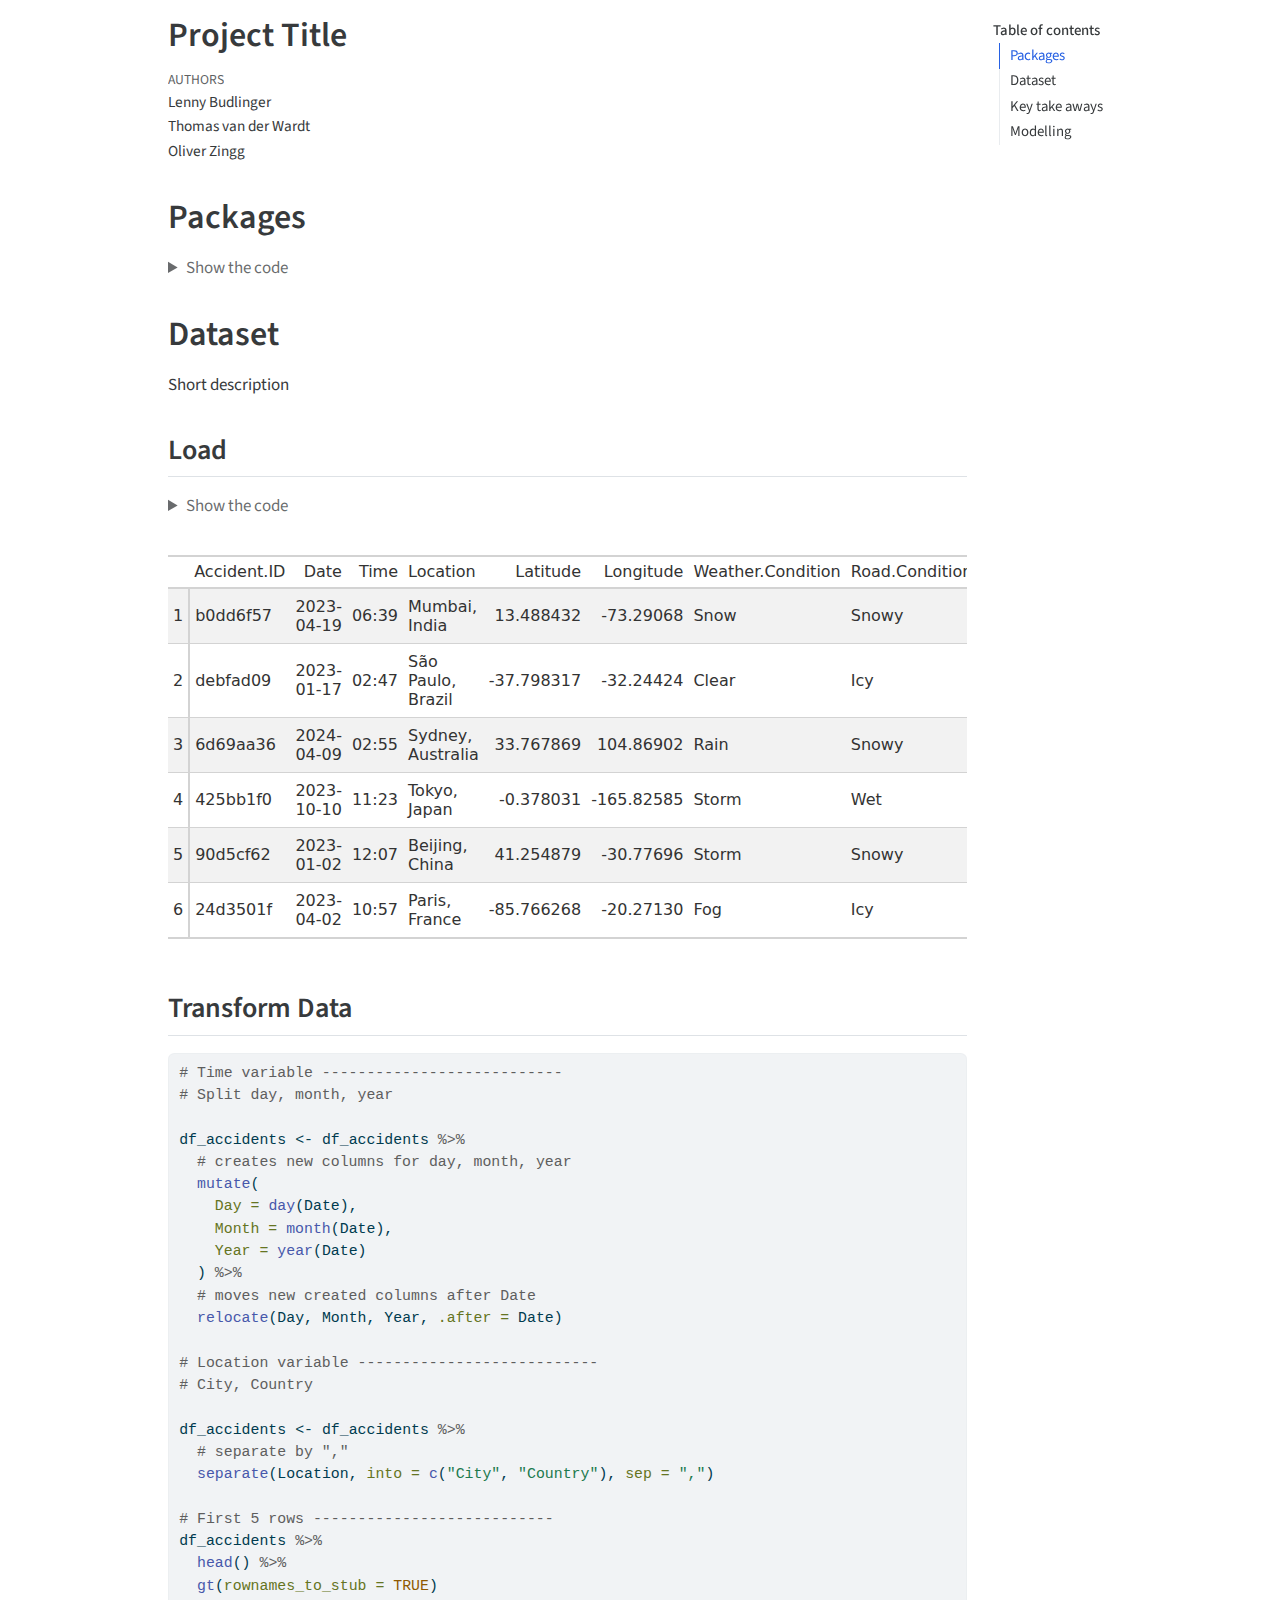
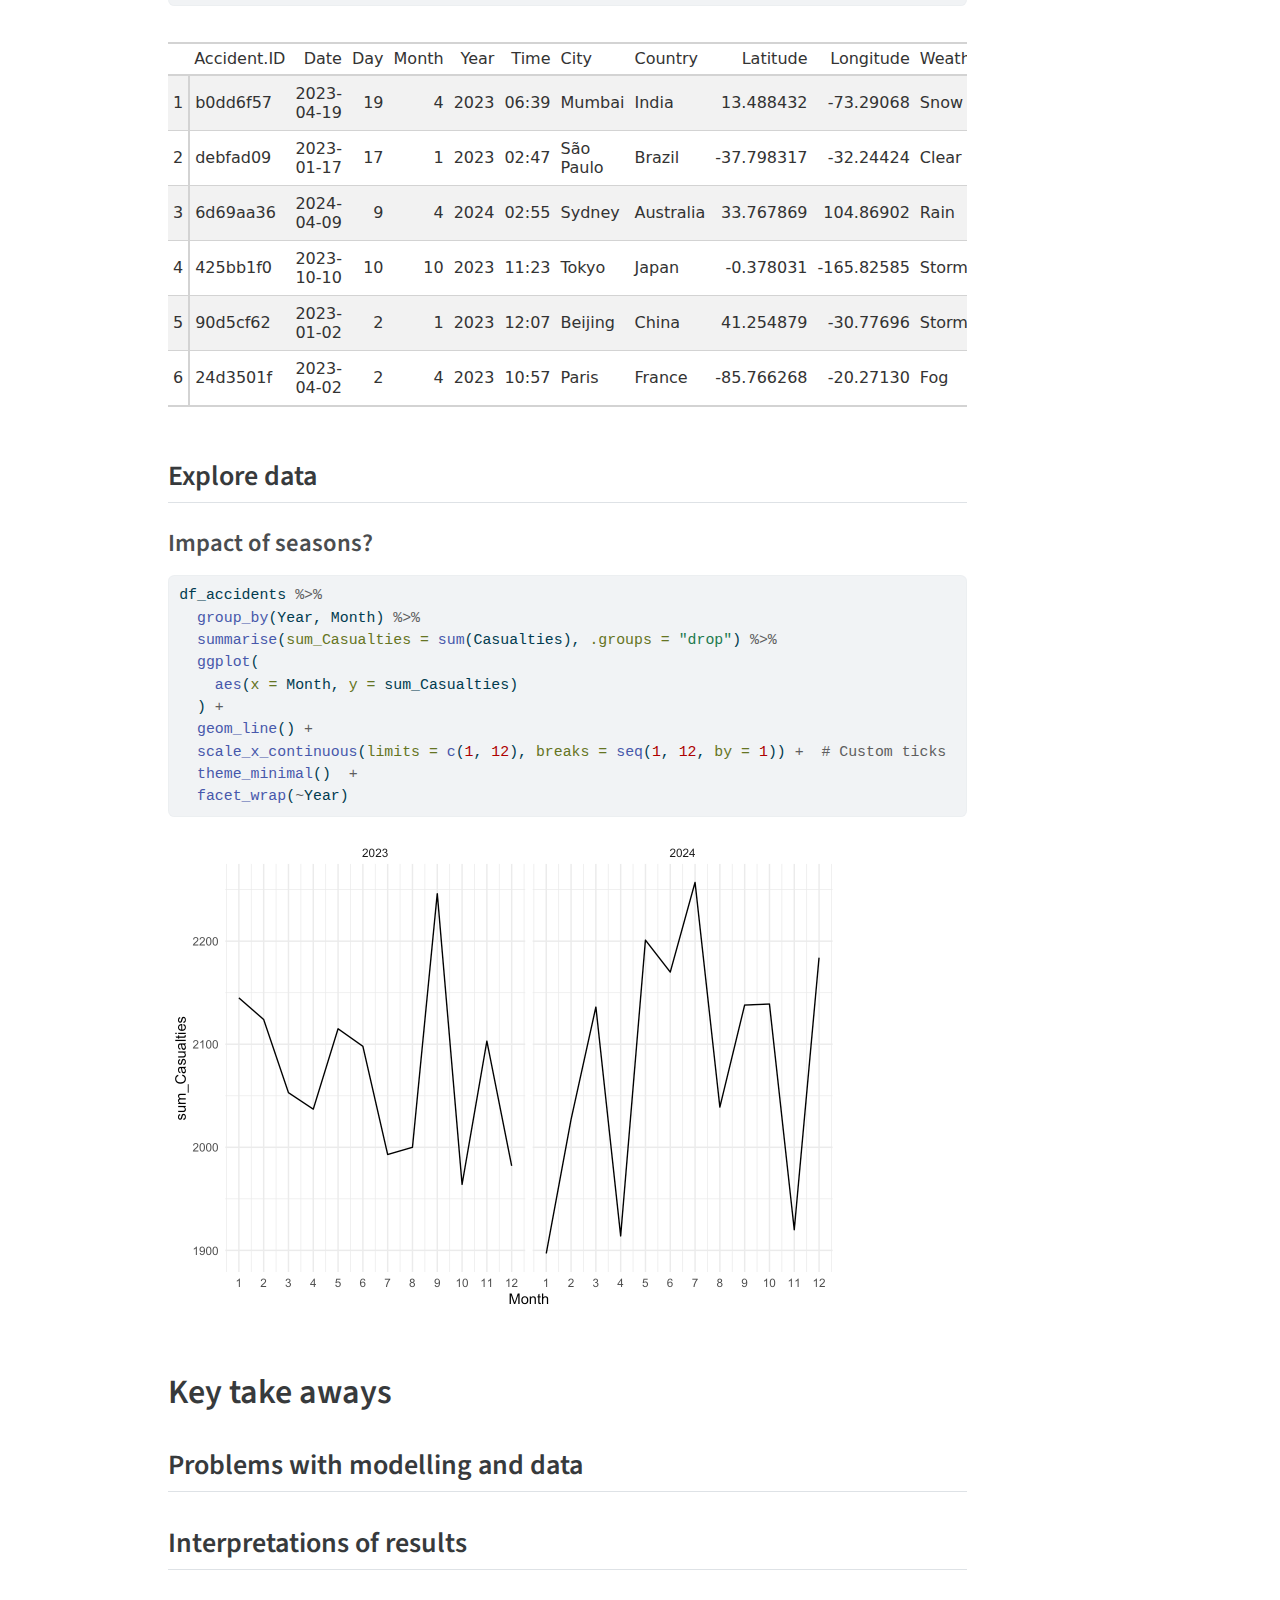
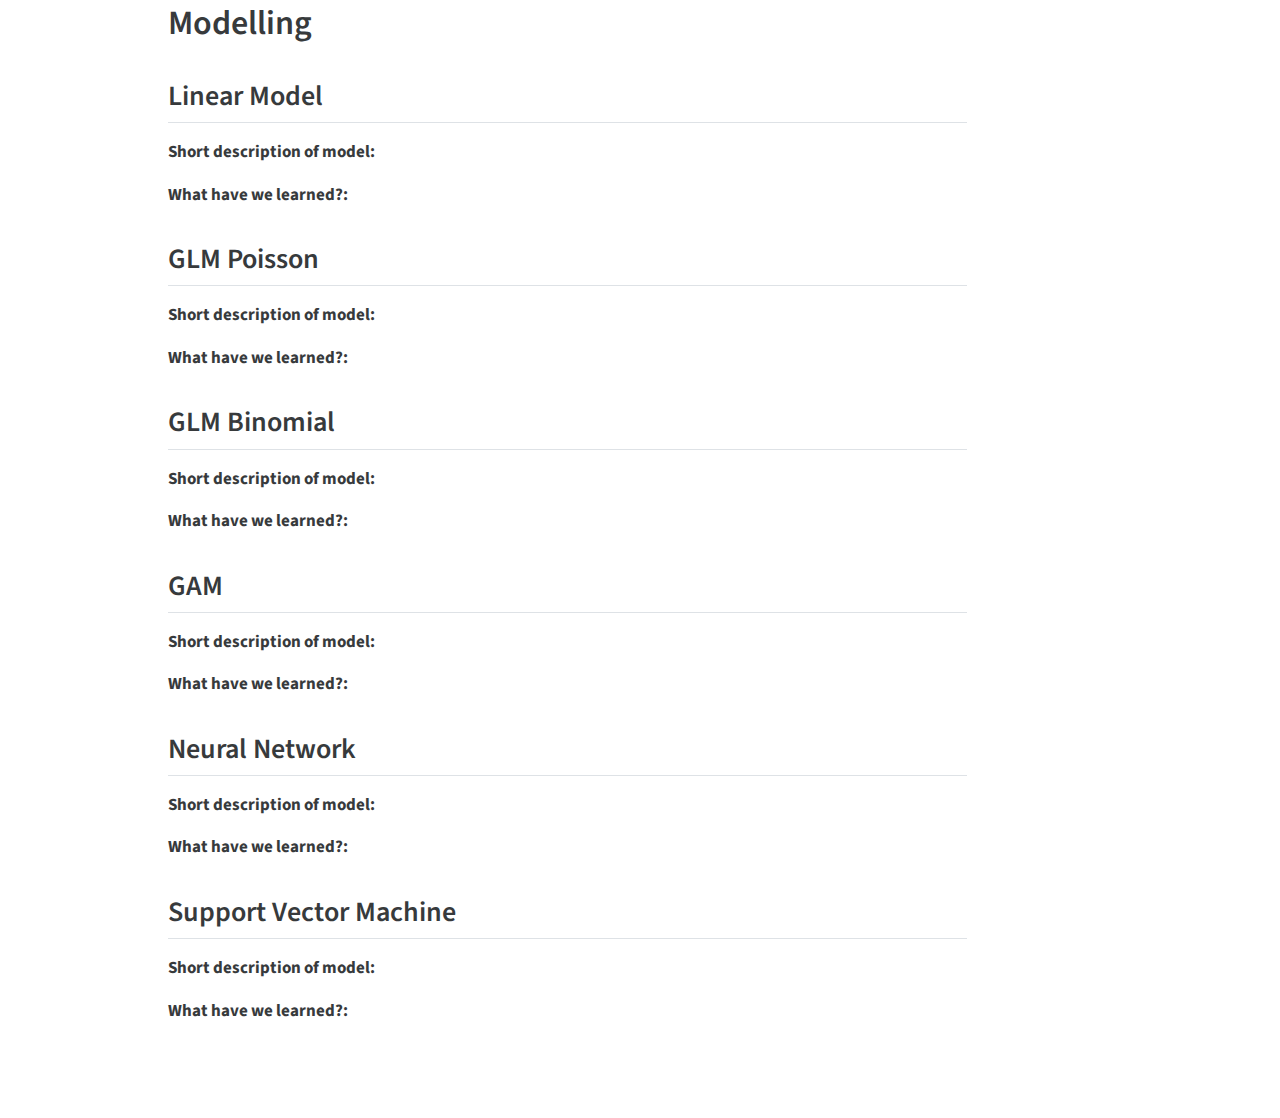
<file: Script-Ouptut/main.html>
<!DOCTYPE html>
<html xmlns="http://www.w3.org/1999/xhtml" lang="en" xml:lang="en"><head>

<meta charset="utf-8">
<meta name="generator" content="quarto-1.4.550">

<meta name="viewport" content="width=device-width, initial-scale=1.0, user-scalable=yes">

<meta name="author" content="Lenny Budlinger">
<meta name="author" content="Thomas van der Wardt">
<meta name="author" content="Oliver Zingg">

<title>Project Title</title>
<style>
code{white-space: pre-wrap;}
span.smallcaps{font-variant: small-caps;}
div.columns{display: flex; gap: min(4vw, 1.5em);}
div.column{flex: auto; overflow-x: auto;}
div.hanging-indent{margin-left: 1.5em; text-indent: -1.5em;}
ul.task-list{list-style: none;}
ul.task-list li input[type="checkbox"] {
  width: 0.8em;
  margin: 0 0.8em 0.2em -1em; /* quarto-specific, see https://github.com/quarto-dev/quarto-cli/issues/4556 */ 
  vertical-align: middle;
}
/* CSS for syntax highlighting */
pre > code.sourceCode { white-space: pre; position: relative; }
pre > code.sourceCode > span { line-height: 1.25; }
pre > code.sourceCode > span:empty { height: 1.2em; }
.sourceCode { overflow: visible; }
code.sourceCode > span { color: inherit; text-decoration: inherit; }
div.sourceCode { margin: 1em 0; }
pre.sourceCode { margin: 0; }
@media screen {
div.sourceCode { overflow: auto; }
}
@media print {
pre > code.sourceCode { white-space: pre-wrap; }
pre > code.sourceCode > span { text-indent: -5em; padding-left: 5em; }
}
pre.numberSource code
  { counter-reset: source-line 0; }
pre.numberSource code > span
  { position: relative; left: -4em; counter-increment: source-line; }
pre.numberSource code > span > a:first-child::before
  { content: counter(source-line);
    position: relative; left: -1em; text-align: right; vertical-align: baseline;
    border: none; display: inline-block;
    -webkit-touch-callout: none; -webkit-user-select: none;
    -khtml-user-select: none; -moz-user-select: none;
    -ms-user-select: none; user-select: none;
    padding: 0 4px; width: 4em;
  }
pre.numberSource { margin-left: 3em;  padding-left: 4px; }
div.sourceCode
  {   }
@media screen {
pre > code.sourceCode > span > a:first-child::before { text-decoration: underline; }
}
</style>


<script src="main_files/libs/clipboard/clipboard.min.js"></script>
<script src="main_files/libs/quarto-html/quarto.js"></script>
<script src="main_files/libs/quarto-html/popper.min.js"></script>
<script src="main_files/libs/quarto-html/tippy.umd.min.js"></script>
<script src="main_files/libs/quarto-html/anchor.min.js"></script>
<link href="main_files/libs/quarto-html/tippy.css" rel="stylesheet">
<link href="main_files/libs/quarto-html/quarto-syntax-highlighting.css" rel="stylesheet" id="quarto-text-highlighting-styles">
<script src="main_files/libs/bootstrap/bootstrap.min.js"></script>
<link href="main_files/libs/bootstrap/bootstrap-icons.css" rel="stylesheet">
<link href="main_files/libs/bootstrap/bootstrap.min.css" rel="stylesheet" id="quarto-bootstrap" data-mode="light">


</head>

<body>

<div id="quarto-content" class="page-columns page-rows-contents page-layout-article">
<div id="quarto-margin-sidebar" class="sidebar margin-sidebar">
  <nav id="TOC" role="doc-toc" class="toc-active">
    <h2 id="toc-title">Table of contents</h2>
   
  <ul>
  <li><a href="#packages" id="toc-packages" class="nav-link active" data-scroll-target="#packages">Packages</a></li>
  <li><a href="#dataset" id="toc-dataset" class="nav-link" data-scroll-target="#dataset">Dataset</a>
  <ul class="collapse">
  <li><a href="#load" id="toc-load" class="nav-link" data-scroll-target="#load">Load</a></li>
  <li><a href="#transform-data" id="toc-transform-data" class="nav-link" data-scroll-target="#transform-data">Transform Data</a></li>
  <li><a href="#explore-data" id="toc-explore-data" class="nav-link" data-scroll-target="#explore-data">Explore data</a>
  <ul class="collapse">
  <li><a href="#impact-of-seasons" id="toc-impact-of-seasons" class="nav-link" data-scroll-target="#impact-of-seasons">Impact of seasons?</a></li>
  </ul></li>
  </ul></li>
  <li><a href="#key-take-aways" id="toc-key-take-aways" class="nav-link" data-scroll-target="#key-take-aways">Key take aways</a>
  <ul class="collapse">
  <li><a href="#problems-with-modelling-and-data" id="toc-problems-with-modelling-and-data" class="nav-link" data-scroll-target="#problems-with-modelling-and-data">Problems with modelling and data</a></li>
  <li><a href="#interpretations-of-results" id="toc-interpretations-of-results" class="nav-link" data-scroll-target="#interpretations-of-results">Interpretations of results</a></li>
  </ul></li>
  <li><a href="#modelling" id="toc-modelling" class="nav-link" data-scroll-target="#modelling">Modelling</a>
  <ul class="collapse">
  <li><a href="#linear-model" id="toc-linear-model" class="nav-link" data-scroll-target="#linear-model">Linear Model</a></li>
  <li><a href="#glm-poisson" id="toc-glm-poisson" class="nav-link" data-scroll-target="#glm-poisson">GLM Poisson</a></li>
  <li><a href="#glm-binomial" id="toc-glm-binomial" class="nav-link" data-scroll-target="#glm-binomial">GLM Binomial</a></li>
  <li><a href="#gam" id="toc-gam" class="nav-link" data-scroll-target="#gam">GAM</a></li>
  <li><a href="#neural-network" id="toc-neural-network" class="nav-link" data-scroll-target="#neural-network">Neural Network</a></li>
  <li><a href="#support-vector-machine" id="toc-support-vector-machine" class="nav-link" data-scroll-target="#support-vector-machine">Support Vector Machine</a></li>
  </ul></li>
  </ul>
</nav>
</div>
<main class="content" id="quarto-document-content">

<header id="title-block-header" class="quarto-title-block default">
<div class="quarto-title">
<h1 class="title">Project Title</h1>
</div>



<div class="quarto-title-meta">

    <div>
    <div class="quarto-title-meta-heading">Authors</div>
    <div class="quarto-title-meta-contents">
             <p>Lenny Budlinger </p>
             <p>Thomas van der Wardt </p>
             <p>Oliver Zingg </p>
          </div>
  </div>
    
  
    
  </div>
  


</header>


<section id="packages" class="level1">
<h1>Packages</h1>
<div class="cell">
<details class="code-fold">
<summary>Show the code</summary>
<div class="sourceCode cell-code" id="cb1"><pre class="sourceCode r code-with-copy"><code class="sourceCode r"><span id="cb1-1"><a href="#cb1-1" aria-hidden="true" tabindex="-1"></a><span class="co"># Install Packages ---------------------------</span></span>
<span id="cb1-2"><a href="#cb1-2" aria-hidden="true" tabindex="-1"></a></span>
<span id="cb1-3"><a href="#cb1-3" aria-hidden="true" tabindex="-1"></a><span class="co"># install.packages("tidyverse")</span></span>
<span id="cb1-4"><a href="#cb1-4" aria-hidden="true" tabindex="-1"></a><span class="co"># install.packages("lubridate")</span></span>
<span id="cb1-5"><a href="#cb1-5" aria-hidden="true" tabindex="-1"></a><span class="co"># install.packages("gt")</span></span>
<span id="cb1-6"><a href="#cb1-6" aria-hidden="true" tabindex="-1"></a><span class="co"># Load packages ---------------------------</span></span>
<span id="cb1-7"><a href="#cb1-7" aria-hidden="true" tabindex="-1"></a></span>
<span id="cb1-8"><a href="#cb1-8" aria-hidden="true" tabindex="-1"></a><span class="fu">library</span>(tidyverse) <span class="co"># ggplot for plotting, dplyr for data manipulation</span></span>
<span id="cb1-9"><a href="#cb1-9" aria-hidden="true" tabindex="-1"></a><span class="fu">library</span>(lubridate) <span class="co"># package for handeling time variable</span></span>
<span id="cb1-10"><a href="#cb1-10" aria-hidden="true" tabindex="-1"></a><span class="fu">library</span>(gt) <span class="co"># Print tables</span></span></code><button title="Copy to Clipboard" class="code-copy-button"><i class="bi"></i></button></pre></div>
</details>
</div>
</section>
<section id="dataset" class="level1">
<h1>Dataset</h1>
<p>Short description</p>
<section id="load" class="level2">
<h2 class="anchored" data-anchor-id="load">Load</h2>
<div class="cell">
<details class="code-fold">
<summary>Show the code</summary>
<div class="sourceCode cell-code" id="cb2"><pre class="sourceCode r code-with-copy"><code class="sourceCode r"><span id="cb2-1"><a href="#cb2-1" aria-hidden="true" tabindex="-1"></a><span class="co"># Load data ---------------------------</span></span>
<span id="cb2-2"><a href="#cb2-2" aria-hidden="true" tabindex="-1"></a></span>
<span id="cb2-3"><a href="#cb2-3" aria-hidden="true" tabindex="-1"></a><span class="co"># get working directory if csv not loading or use absolute path</span></span>
<span id="cb2-4"><a href="#cb2-4" aria-hidden="true" tabindex="-1"></a><span class="co"># getwd() </span></span>
<span id="cb2-5"><a href="#cb2-5" aria-hidden="true" tabindex="-1"></a></span>
<span id="cb2-6"><a href="#cb2-6" aria-hidden="true" tabindex="-1"></a>df_accidents <span class="ot">&lt;-</span> <span class="fu">read.csv</span>(<span class="st">"./../Data/global_traffic_accidents.csv"</span>)</span>
<span id="cb2-7"><a href="#cb2-7" aria-hidden="true" tabindex="-1"></a></span>
<span id="cb2-8"><a href="#cb2-8" aria-hidden="true" tabindex="-1"></a>df_accidents <span class="sc">%&gt;%</span> </span>
<span id="cb2-9"><a href="#cb2-9" aria-hidden="true" tabindex="-1"></a>  <span class="fu">head</span>() <span class="sc">%&gt;%</span> </span>
<span id="cb2-10"><a href="#cb2-10" aria-hidden="true" tabindex="-1"></a>  <span class="fu">gt</span>(<span class="at">rownames_to_stub =</span> <span class="cn">TRUE</span>)</span></code><button title="Copy to Clipboard" class="code-copy-button"><i class="bi"></i></button></pre></div>
</details>
<div class="cell-output-display">
<div>
<div id="hcqjwurvkv" style="padding-left:0px;padding-right:0px;padding-top:10px;padding-bottom:10px;overflow-x:auto;overflow-y:auto;width:auto;height:auto;">
<style>#hcqjwurvkv table {
  font-family: system-ui, 'Segoe UI', Roboto, Helvetica, Arial, sans-serif, 'Apple Color Emoji', 'Segoe UI Emoji', 'Segoe UI Symbol', 'Noto Color Emoji';
  -webkit-font-smoothing: antialiased;
  -moz-osx-font-smoothing: grayscale;
}

#hcqjwurvkv thead, #hcqjwurvkv tbody, #hcqjwurvkv tfoot, #hcqjwurvkv tr, #hcqjwurvkv td, #hcqjwurvkv th {
  border-style: none;
}

#hcqjwurvkv p {
  margin: 0;
  padding: 0;
}

#hcqjwurvkv .gt_table {
  display: table;
  border-collapse: collapse;
  line-height: normal;
  margin-left: auto;
  margin-right: auto;
  color: #333333;
  font-size: 16px;
  font-weight: normal;
  font-style: normal;
  background-color: #FFFFFF;
  width: auto;
  border-top-style: solid;
  border-top-width: 2px;
  border-top-color: #A8A8A8;
  border-right-style: none;
  border-right-width: 2px;
  border-right-color: #D3D3D3;
  border-bottom-style: solid;
  border-bottom-width: 2px;
  border-bottom-color: #A8A8A8;
  border-left-style: none;
  border-left-width: 2px;
  border-left-color: #D3D3D3;
}

#hcqjwurvkv .gt_caption {
  padding-top: 4px;
  padding-bottom: 4px;
}

#hcqjwurvkv .gt_title {
  color: #333333;
  font-size: 125%;
  font-weight: initial;
  padding-top: 4px;
  padding-bottom: 4px;
  padding-left: 5px;
  padding-right: 5px;
  border-bottom-color: #FFFFFF;
  border-bottom-width: 0;
}

#hcqjwurvkv .gt_subtitle {
  color: #333333;
  font-size: 85%;
  font-weight: initial;
  padding-top: 3px;
  padding-bottom: 5px;
  padding-left: 5px;
  padding-right: 5px;
  border-top-color: #FFFFFF;
  border-top-width: 0;
}

#hcqjwurvkv .gt_heading {
  background-color: #FFFFFF;
  text-align: center;
  border-bottom-color: #FFFFFF;
  border-left-style: none;
  border-left-width: 1px;
  border-left-color: #D3D3D3;
  border-right-style: none;
  border-right-width: 1px;
  border-right-color: #D3D3D3;
}

#hcqjwurvkv .gt_bottom_border {
  border-bottom-style: solid;
  border-bottom-width: 2px;
  border-bottom-color: #D3D3D3;
}

#hcqjwurvkv .gt_col_headings {
  border-top-style: solid;
  border-top-width: 2px;
  border-top-color: #D3D3D3;
  border-bottom-style: solid;
  border-bottom-width: 2px;
  border-bottom-color: #D3D3D3;
  border-left-style: none;
  border-left-width: 1px;
  border-left-color: #D3D3D3;
  border-right-style: none;
  border-right-width: 1px;
  border-right-color: #D3D3D3;
}

#hcqjwurvkv .gt_col_heading {
  color: #333333;
  background-color: #FFFFFF;
  font-size: 100%;
  font-weight: normal;
  text-transform: inherit;
  border-left-style: none;
  border-left-width: 1px;
  border-left-color: #D3D3D3;
  border-right-style: none;
  border-right-width: 1px;
  border-right-color: #D3D3D3;
  vertical-align: bottom;
  padding-top: 5px;
  padding-bottom: 6px;
  padding-left: 5px;
  padding-right: 5px;
  overflow-x: hidden;
}

#hcqjwurvkv .gt_column_spanner_outer {
  color: #333333;
  background-color: #FFFFFF;
  font-size: 100%;
  font-weight: normal;
  text-transform: inherit;
  padding-top: 0;
  padding-bottom: 0;
  padding-left: 4px;
  padding-right: 4px;
}

#hcqjwurvkv .gt_column_spanner_outer:first-child {
  padding-left: 0;
}

#hcqjwurvkv .gt_column_spanner_outer:last-child {
  padding-right: 0;
}

#hcqjwurvkv .gt_column_spanner {
  border-bottom-style: solid;
  border-bottom-width: 2px;
  border-bottom-color: #D3D3D3;
  vertical-align: bottom;
  padding-top: 5px;
  padding-bottom: 5px;
  overflow-x: hidden;
  display: inline-block;
  width: 100%;
}

#hcqjwurvkv .gt_spanner_row {
  border-bottom-style: hidden;
}

#hcqjwurvkv .gt_group_heading {
  padding-top: 8px;
  padding-bottom: 8px;
  padding-left: 5px;
  padding-right: 5px;
  color: #333333;
  background-color: #FFFFFF;
  font-size: 100%;
  font-weight: initial;
  text-transform: inherit;
  border-top-style: solid;
  border-top-width: 2px;
  border-top-color: #D3D3D3;
  border-bottom-style: solid;
  border-bottom-width: 2px;
  border-bottom-color: #D3D3D3;
  border-left-style: none;
  border-left-width: 1px;
  border-left-color: #D3D3D3;
  border-right-style: none;
  border-right-width: 1px;
  border-right-color: #D3D3D3;
  vertical-align: middle;
  text-align: left;
}

#hcqjwurvkv .gt_empty_group_heading {
  padding: 0.5px;
  color: #333333;
  background-color: #FFFFFF;
  font-size: 100%;
  font-weight: initial;
  border-top-style: solid;
  border-top-width: 2px;
  border-top-color: #D3D3D3;
  border-bottom-style: solid;
  border-bottom-width: 2px;
  border-bottom-color: #D3D3D3;
  vertical-align: middle;
}

#hcqjwurvkv .gt_from_md > :first-child {
  margin-top: 0;
}

#hcqjwurvkv .gt_from_md > :last-child {
  margin-bottom: 0;
}

#hcqjwurvkv .gt_row {
  padding-top: 8px;
  padding-bottom: 8px;
  padding-left: 5px;
  padding-right: 5px;
  margin: 10px;
  border-top-style: solid;
  border-top-width: 1px;
  border-top-color: #D3D3D3;
  border-left-style: none;
  border-left-width: 1px;
  border-left-color: #D3D3D3;
  border-right-style: none;
  border-right-width: 1px;
  border-right-color: #D3D3D3;
  vertical-align: middle;
  overflow-x: hidden;
}

#hcqjwurvkv .gt_stub {
  color: #333333;
  background-color: #FFFFFF;
  font-size: 100%;
  font-weight: initial;
  text-transform: inherit;
  border-right-style: solid;
  border-right-width: 2px;
  border-right-color: #D3D3D3;
  padding-left: 5px;
  padding-right: 5px;
}

#hcqjwurvkv .gt_stub_row_group {
  color: #333333;
  background-color: #FFFFFF;
  font-size: 100%;
  font-weight: initial;
  text-transform: inherit;
  border-right-style: solid;
  border-right-width: 2px;
  border-right-color: #D3D3D3;
  padding-left: 5px;
  padding-right: 5px;
  vertical-align: top;
}

#hcqjwurvkv .gt_row_group_first td {
  border-top-width: 2px;
}

#hcqjwurvkv .gt_row_group_first th {
  border-top-width: 2px;
}

#hcqjwurvkv .gt_summary_row {
  color: #333333;
  background-color: #FFFFFF;
  text-transform: inherit;
  padding-top: 8px;
  padding-bottom: 8px;
  padding-left: 5px;
  padding-right: 5px;
}

#hcqjwurvkv .gt_first_summary_row {
  border-top-style: solid;
  border-top-color: #D3D3D3;
}

#hcqjwurvkv .gt_first_summary_row.thick {
  border-top-width: 2px;
}

#hcqjwurvkv .gt_last_summary_row {
  padding-top: 8px;
  padding-bottom: 8px;
  padding-left: 5px;
  padding-right: 5px;
  border-bottom-style: solid;
  border-bottom-width: 2px;
  border-bottom-color: #D3D3D3;
}

#hcqjwurvkv .gt_grand_summary_row {
  color: #333333;
  background-color: #FFFFFF;
  text-transform: inherit;
  padding-top: 8px;
  padding-bottom: 8px;
  padding-left: 5px;
  padding-right: 5px;
}

#hcqjwurvkv .gt_first_grand_summary_row {
  padding-top: 8px;
  padding-bottom: 8px;
  padding-left: 5px;
  padding-right: 5px;
  border-top-style: double;
  border-top-width: 6px;
  border-top-color: #D3D3D3;
}

#hcqjwurvkv .gt_last_grand_summary_row_top {
  padding-top: 8px;
  padding-bottom: 8px;
  padding-left: 5px;
  padding-right: 5px;
  border-bottom-style: double;
  border-bottom-width: 6px;
  border-bottom-color: #D3D3D3;
}

#hcqjwurvkv .gt_striped {
  background-color: rgba(128, 128, 128, 0.05);
}

#hcqjwurvkv .gt_table_body {
  border-top-style: solid;
  border-top-width: 2px;
  border-top-color: #D3D3D3;
  border-bottom-style: solid;
  border-bottom-width: 2px;
  border-bottom-color: #D3D3D3;
}

#hcqjwurvkv .gt_footnotes {
  color: #333333;
  background-color: #FFFFFF;
  border-bottom-style: none;
  border-bottom-width: 2px;
  border-bottom-color: #D3D3D3;
  border-left-style: none;
  border-left-width: 2px;
  border-left-color: #D3D3D3;
  border-right-style: none;
  border-right-width: 2px;
  border-right-color: #D3D3D3;
}

#hcqjwurvkv .gt_footnote {
  margin: 0px;
  font-size: 90%;
  padding-top: 4px;
  padding-bottom: 4px;
  padding-left: 5px;
  padding-right: 5px;
}

#hcqjwurvkv .gt_sourcenotes {
  color: #333333;
  background-color: #FFFFFF;
  border-bottom-style: none;
  border-bottom-width: 2px;
  border-bottom-color: #D3D3D3;
  border-left-style: none;
  border-left-width: 2px;
  border-left-color: #D3D3D3;
  border-right-style: none;
  border-right-width: 2px;
  border-right-color: #D3D3D3;
}

#hcqjwurvkv .gt_sourcenote {
  font-size: 90%;
  padding-top: 4px;
  padding-bottom: 4px;
  padding-left: 5px;
  padding-right: 5px;
}

#hcqjwurvkv .gt_left {
  text-align: left;
}

#hcqjwurvkv .gt_center {
  text-align: center;
}

#hcqjwurvkv .gt_right {
  text-align: right;
  font-variant-numeric: tabular-nums;
}

#hcqjwurvkv .gt_font_normal {
  font-weight: normal;
}

#hcqjwurvkv .gt_font_bold {
  font-weight: bold;
}

#hcqjwurvkv .gt_font_italic {
  font-style: italic;
}

#hcqjwurvkv .gt_super {
  font-size: 65%;
}

#hcqjwurvkv .gt_footnote_marks {
  font-size: 75%;
  vertical-align: 0.4em;
  position: initial;
}

#hcqjwurvkv .gt_asterisk {
  font-size: 100%;
  vertical-align: 0;
}

#hcqjwurvkv .gt_indent_1 {
  text-indent: 5px;
}

#hcqjwurvkv .gt_indent_2 {
  text-indent: 10px;
}

#hcqjwurvkv .gt_indent_3 {
  text-indent: 15px;
}

#hcqjwurvkv .gt_indent_4 {
  text-indent: 20px;
}

#hcqjwurvkv .gt_indent_5 {
  text-indent: 25px;
}

#hcqjwurvkv .katex-display {
  display: inline-flex !important;
  margin-bottom: 0.75em !important;
}

#hcqjwurvkv div.Reactable > div.rt-table > div.rt-thead > div.rt-tr.rt-tr-group-header > div.rt-th-group:after {
  height: 0px !important;
}
</style>

<table class="gt_table table table-sm table-striped small" data-quarto-postprocess="true" data-quarto-disable-processing="false" data-quarto-bootstrap="false">
<thead>
<tr class="header gt_col_headings">
<th id="a::stub" class="gt_col_heading gt_columns_bottom_border gt_left" data-quarto-table-cell-role="th" scope="col"></th>
<th id="Accident.ID" class="gt_col_heading gt_columns_bottom_border gt_left" data-quarto-table-cell-role="th" scope="col">Accident.ID</th>
<th id="Date" class="gt_col_heading gt_columns_bottom_border gt_right" data-quarto-table-cell-role="th" scope="col">Date</th>
<th id="Time" class="gt_col_heading gt_columns_bottom_border gt_right" data-quarto-table-cell-role="th" scope="col">Time</th>
<th id="Location" class="gt_col_heading gt_columns_bottom_border gt_left" data-quarto-table-cell-role="th" scope="col">Location</th>
<th id="Latitude" class="gt_col_heading gt_columns_bottom_border gt_right" data-quarto-table-cell-role="th" scope="col">Latitude</th>
<th id="Longitude" class="gt_col_heading gt_columns_bottom_border gt_right" data-quarto-table-cell-role="th" scope="col">Longitude</th>
<th id="Weather.Condition" class="gt_col_heading gt_columns_bottom_border gt_left" data-quarto-table-cell-role="th" scope="col">Weather.Condition</th>
<th id="Road.Condition" class="gt_col_heading gt_columns_bottom_border gt_left" data-quarto-table-cell-role="th" scope="col">Road.Condition</th>
<th id="Vehicles.Involved" class="gt_col_heading gt_columns_bottom_border gt_right" data-quarto-table-cell-role="th" scope="col">Vehicles.Involved</th>
<th id="Casualties" class="gt_col_heading gt_columns_bottom_border gt_right" data-quarto-table-cell-role="th" scope="col">Casualties</th>
<th id="Cause" class="gt_col_heading gt_columns_bottom_border gt_left" data-quarto-table-cell-role="th" scope="col">Cause</th>
</tr>
</thead>
<tbody class="gt_table_body">
<tr class="odd">
<td id="stub_1_1" class="gt_row gt_right gt_stub" data-quarto-table-cell-role="th" scope="row">1</td>
<td class="gt_row gt_left" headers="stub_1_1 Accident.ID">b0dd6f57</td>
<td class="gt_row gt_right" headers="stub_1_1 Date">2023-04-19</td>
<td class="gt_row gt_right" headers="stub_1_1 Time">06:39</td>
<td class="gt_row gt_left" headers="stub_1_1 Location">Mumbai, India</td>
<td class="gt_row gt_right" headers="stub_1_1 Latitude">13.488432</td>
<td class="gt_row gt_right" headers="stub_1_1 Longitude">-73.29068</td>
<td class="gt_row gt_left" headers="stub_1_1 Weather.Condition">Snow</td>
<td class="gt_row gt_left" headers="stub_1_1 Road.Condition">Snowy</td>
<td class="gt_row gt_right" headers="stub_1_1 Vehicles.Involved">5</td>
<td class="gt_row gt_right" headers="stub_1_1 Casualties">7</td>
<td class="gt_row gt_left" headers="stub_1_1 Cause">Reckless Driving</td>
</tr>
<tr class="even">
<td id="stub_1_2" class="gt_row gt_right gt_stub" data-quarto-table-cell-role="th" scope="row">2</td>
<td class="gt_row gt_left" headers="stub_1_2 Accident.ID">debfad09</td>
<td class="gt_row gt_right" headers="stub_1_2 Date">2023-01-17</td>
<td class="gt_row gt_right" headers="stub_1_2 Time">02:47</td>
<td class="gt_row gt_left" headers="stub_1_2 Location">São Paulo, Brazil</td>
<td class="gt_row gt_right" headers="stub_1_2 Latitude">-37.798317</td>
<td class="gt_row gt_right" headers="stub_1_2 Longitude">-32.24424</td>
<td class="gt_row gt_left" headers="stub_1_2 Weather.Condition">Clear</td>
<td class="gt_row gt_left" headers="stub_1_2 Road.Condition">Icy</td>
<td class="gt_row gt_right" headers="stub_1_2 Vehicles.Involved">4</td>
<td class="gt_row gt_right" headers="stub_1_2 Casualties">1</td>
<td class="gt_row gt_left" headers="stub_1_2 Cause">Drunk Driving</td>
</tr>
<tr class="odd">
<td id="stub_1_3" class="gt_row gt_right gt_stub" data-quarto-table-cell-role="th" scope="row">3</td>
<td class="gt_row gt_left" headers="stub_1_3 Accident.ID">6d69aa36</td>
<td class="gt_row gt_right" headers="stub_1_3 Date">2024-04-09</td>
<td class="gt_row gt_right" headers="stub_1_3 Time">02:55</td>
<td class="gt_row gt_left" headers="stub_1_3 Location">Sydney, Australia</td>
<td class="gt_row gt_right" headers="stub_1_3 Latitude">33.767869</td>
<td class="gt_row gt_right" headers="stub_1_3 Longitude">104.86902</td>
<td class="gt_row gt_left" headers="stub_1_3 Weather.Condition">Rain</td>
<td class="gt_row gt_left" headers="stub_1_3 Road.Condition">Snowy</td>
<td class="gt_row gt_right" headers="stub_1_3 Vehicles.Involved">1</td>
<td class="gt_row gt_right" headers="stub_1_3 Casualties">7</td>
<td class="gt_row gt_left" headers="stub_1_3 Cause">Reckless Driving</td>
</tr>
<tr class="even">
<td id="stub_1_4" class="gt_row gt_right gt_stub" data-quarto-table-cell-role="th" scope="row">4</td>
<td class="gt_row gt_left" headers="stub_1_4 Accident.ID">425bb1f0</td>
<td class="gt_row gt_right" headers="stub_1_4 Date">2023-10-10</td>
<td class="gt_row gt_right" headers="stub_1_4 Time">11:23</td>
<td class="gt_row gt_left" headers="stub_1_4 Location">Tokyo, Japan</td>
<td class="gt_row gt_right" headers="stub_1_4 Latitude">-0.378031</td>
<td class="gt_row gt_right" headers="stub_1_4 Longitude">-165.82585</td>
<td class="gt_row gt_left" headers="stub_1_4 Weather.Condition">Storm</td>
<td class="gt_row gt_left" headers="stub_1_4 Road.Condition">Wet</td>
<td class="gt_row gt_right" headers="stub_1_4 Vehicles.Involved">4</td>
<td class="gt_row gt_right" headers="stub_1_4 Casualties">0</td>
<td class="gt_row gt_left" headers="stub_1_4 Cause">Drunk Driving</td>
</tr>
<tr class="odd">
<td id="stub_1_5" class="gt_row gt_right gt_stub" data-quarto-table-cell-role="th" scope="row">5</td>
<td class="gt_row gt_left" headers="stub_1_5 Accident.ID">90d5cf62</td>
<td class="gt_row gt_right" headers="stub_1_5 Date">2023-01-02</td>
<td class="gt_row gt_right" headers="stub_1_5 Time">12:07</td>
<td class="gt_row gt_left" headers="stub_1_5 Location">Beijing, China</td>
<td class="gt_row gt_right" headers="stub_1_5 Latitude">41.254879</td>
<td class="gt_row gt_right" headers="stub_1_5 Longitude">-30.77696</td>
<td class="gt_row gt_left" headers="stub_1_5 Weather.Condition">Storm</td>
<td class="gt_row gt_left" headers="stub_1_5 Road.Condition">Snowy</td>
<td class="gt_row gt_right" headers="stub_1_5 Vehicles.Involved">3</td>
<td class="gt_row gt_right" headers="stub_1_5 Casualties">9</td>
<td class="gt_row gt_left" headers="stub_1_5 Cause">Reckless Driving</td>
</tr>
<tr class="even">
<td id="stub_1_6" class="gt_row gt_right gt_stub" data-quarto-table-cell-role="th" scope="row">6</td>
<td class="gt_row gt_left" headers="stub_1_6 Accident.ID">24d3501f</td>
<td class="gt_row gt_right" headers="stub_1_6 Date">2023-04-02</td>
<td class="gt_row gt_right" headers="stub_1_6 Time">10:57</td>
<td class="gt_row gt_left" headers="stub_1_6 Location">Paris, France</td>
<td class="gt_row gt_right" headers="stub_1_6 Latitude">-85.766268</td>
<td class="gt_row gt_right" headers="stub_1_6 Longitude">-20.27130</td>
<td class="gt_row gt_left" headers="stub_1_6 Weather.Condition">Fog</td>
<td class="gt_row gt_left" headers="stub_1_6 Road.Condition">Icy</td>
<td class="gt_row gt_right" headers="stub_1_6 Vehicles.Involved">2</td>
<td class="gt_row gt_right" headers="stub_1_6 Casualties">6</td>
<td class="gt_row gt_left" headers="stub_1_6 Cause">Drunk Driving</td>
</tr>
</tbody>
</table>

</div>
</div>
</div>
</div>
</section>
<section id="transform-data" class="level2">
<h2 class="anchored" data-anchor-id="transform-data">Transform Data</h2>
<div class="cell">
<div class="sourceCode cell-code" id="cb3"><pre class="sourceCode r code-with-copy"><code class="sourceCode r"><span id="cb3-1"><a href="#cb3-1" aria-hidden="true" tabindex="-1"></a><span class="co"># Time variable ---------------------------</span></span>
<span id="cb3-2"><a href="#cb3-2" aria-hidden="true" tabindex="-1"></a><span class="co"># Split day, month, year</span></span>
<span id="cb3-3"><a href="#cb3-3" aria-hidden="true" tabindex="-1"></a></span>
<span id="cb3-4"><a href="#cb3-4" aria-hidden="true" tabindex="-1"></a>df_accidents <span class="ot">&lt;-</span> df_accidents <span class="sc">%&gt;%</span> </span>
<span id="cb3-5"><a href="#cb3-5" aria-hidden="true" tabindex="-1"></a>  <span class="co"># creates new columns for day, month, year </span></span>
<span id="cb3-6"><a href="#cb3-6" aria-hidden="true" tabindex="-1"></a>  <span class="fu">mutate</span>(</span>
<span id="cb3-7"><a href="#cb3-7" aria-hidden="true" tabindex="-1"></a>    <span class="at">Day =</span> <span class="fu">day</span>(Date),</span>
<span id="cb3-8"><a href="#cb3-8" aria-hidden="true" tabindex="-1"></a>    <span class="at">Month =</span> <span class="fu">month</span>(Date),</span>
<span id="cb3-9"><a href="#cb3-9" aria-hidden="true" tabindex="-1"></a>    <span class="at">Year =</span> <span class="fu">year</span>(Date)</span>
<span id="cb3-10"><a href="#cb3-10" aria-hidden="true" tabindex="-1"></a>  ) <span class="sc">%&gt;%</span></span>
<span id="cb3-11"><a href="#cb3-11" aria-hidden="true" tabindex="-1"></a>  <span class="co"># moves new created columns after Date</span></span>
<span id="cb3-12"><a href="#cb3-12" aria-hidden="true" tabindex="-1"></a>  <span class="fu">relocate</span>(Day, Month, Year, <span class="at">.after =</span> Date)</span>
<span id="cb3-13"><a href="#cb3-13" aria-hidden="true" tabindex="-1"></a>  </span>
<span id="cb3-14"><a href="#cb3-14" aria-hidden="true" tabindex="-1"></a><span class="co"># Location variable ---------------------------</span></span>
<span id="cb3-15"><a href="#cb3-15" aria-hidden="true" tabindex="-1"></a><span class="co"># City, Country</span></span>
<span id="cb3-16"><a href="#cb3-16" aria-hidden="true" tabindex="-1"></a></span>
<span id="cb3-17"><a href="#cb3-17" aria-hidden="true" tabindex="-1"></a>df_accidents <span class="ot">&lt;-</span> df_accidents <span class="sc">%&gt;%</span> </span>
<span id="cb3-18"><a href="#cb3-18" aria-hidden="true" tabindex="-1"></a>  <span class="co"># separate by ","</span></span>
<span id="cb3-19"><a href="#cb3-19" aria-hidden="true" tabindex="-1"></a>  <span class="fu">separate</span>(Location, <span class="at">into =</span> <span class="fu">c</span>(<span class="st">"City"</span>, <span class="st">"Country"</span>), <span class="at">sep =</span> <span class="st">","</span>)</span>
<span id="cb3-20"><a href="#cb3-20" aria-hidden="true" tabindex="-1"></a></span>
<span id="cb3-21"><a href="#cb3-21" aria-hidden="true" tabindex="-1"></a><span class="co"># First 5 rows ---------------------------</span></span>
<span id="cb3-22"><a href="#cb3-22" aria-hidden="true" tabindex="-1"></a>df_accidents <span class="sc">%&gt;%</span> </span>
<span id="cb3-23"><a href="#cb3-23" aria-hidden="true" tabindex="-1"></a>  <span class="fu">head</span>() <span class="sc">%&gt;%</span> </span>
<span id="cb3-24"><a href="#cb3-24" aria-hidden="true" tabindex="-1"></a>  <span class="fu">gt</span>(<span class="at">rownames_to_stub =</span> <span class="cn">TRUE</span>)</span></code><button title="Copy to Clipboard" class="code-copy-button"><i class="bi"></i></button></pre></div>
<div class="cell-output-display">
<div>
<div id="ashyuniqqz" style="padding-left:0px;padding-right:0px;padding-top:10px;padding-bottom:10px;overflow-x:auto;overflow-y:auto;width:auto;height:auto;">
<style>#ashyuniqqz table {
  font-family: system-ui, 'Segoe UI', Roboto, Helvetica, Arial, sans-serif, 'Apple Color Emoji', 'Segoe UI Emoji', 'Segoe UI Symbol', 'Noto Color Emoji';
  -webkit-font-smoothing: antialiased;
  -moz-osx-font-smoothing: grayscale;
}

#ashyuniqqz thead, #ashyuniqqz tbody, #ashyuniqqz tfoot, #ashyuniqqz tr, #ashyuniqqz td, #ashyuniqqz th {
  border-style: none;
}

#ashyuniqqz p {
  margin: 0;
  padding: 0;
}

#ashyuniqqz .gt_table {
  display: table;
  border-collapse: collapse;
  line-height: normal;
  margin-left: auto;
  margin-right: auto;
  color: #333333;
  font-size: 16px;
  font-weight: normal;
  font-style: normal;
  background-color: #FFFFFF;
  width: auto;
  border-top-style: solid;
  border-top-width: 2px;
  border-top-color: #A8A8A8;
  border-right-style: none;
  border-right-width: 2px;
  border-right-color: #D3D3D3;
  border-bottom-style: solid;
  border-bottom-width: 2px;
  border-bottom-color: #A8A8A8;
  border-left-style: none;
  border-left-width: 2px;
  border-left-color: #D3D3D3;
}

#ashyuniqqz .gt_caption {
  padding-top: 4px;
  padding-bottom: 4px;
}

#ashyuniqqz .gt_title {
  color: #333333;
  font-size: 125%;
  font-weight: initial;
  padding-top: 4px;
  padding-bottom: 4px;
  padding-left: 5px;
  padding-right: 5px;
  border-bottom-color: #FFFFFF;
  border-bottom-width: 0;
}

#ashyuniqqz .gt_subtitle {
  color: #333333;
  font-size: 85%;
  font-weight: initial;
  padding-top: 3px;
  padding-bottom: 5px;
  padding-left: 5px;
  padding-right: 5px;
  border-top-color: #FFFFFF;
  border-top-width: 0;
}

#ashyuniqqz .gt_heading {
  background-color: #FFFFFF;
  text-align: center;
  border-bottom-color: #FFFFFF;
  border-left-style: none;
  border-left-width: 1px;
  border-left-color: #D3D3D3;
  border-right-style: none;
  border-right-width: 1px;
  border-right-color: #D3D3D3;
}

#ashyuniqqz .gt_bottom_border {
  border-bottom-style: solid;
  border-bottom-width: 2px;
  border-bottom-color: #D3D3D3;
}

#ashyuniqqz .gt_col_headings {
  border-top-style: solid;
  border-top-width: 2px;
  border-top-color: #D3D3D3;
  border-bottom-style: solid;
  border-bottom-width: 2px;
  border-bottom-color: #D3D3D3;
  border-left-style: none;
  border-left-width: 1px;
  border-left-color: #D3D3D3;
  border-right-style: none;
  border-right-width: 1px;
  border-right-color: #D3D3D3;
}

#ashyuniqqz .gt_col_heading {
  color: #333333;
  background-color: #FFFFFF;
  font-size: 100%;
  font-weight: normal;
  text-transform: inherit;
  border-left-style: none;
  border-left-width: 1px;
  border-left-color: #D3D3D3;
  border-right-style: none;
  border-right-width: 1px;
  border-right-color: #D3D3D3;
  vertical-align: bottom;
  padding-top: 5px;
  padding-bottom: 6px;
  padding-left: 5px;
  padding-right: 5px;
  overflow-x: hidden;
}

#ashyuniqqz .gt_column_spanner_outer {
  color: #333333;
  background-color: #FFFFFF;
  font-size: 100%;
  font-weight: normal;
  text-transform: inherit;
  padding-top: 0;
  padding-bottom: 0;
  padding-left: 4px;
  padding-right: 4px;
}

#ashyuniqqz .gt_column_spanner_outer:first-child {
  padding-left: 0;
}

#ashyuniqqz .gt_column_spanner_outer:last-child {
  padding-right: 0;
}

#ashyuniqqz .gt_column_spanner {
  border-bottom-style: solid;
  border-bottom-width: 2px;
  border-bottom-color: #D3D3D3;
  vertical-align: bottom;
  padding-top: 5px;
  padding-bottom: 5px;
  overflow-x: hidden;
  display: inline-block;
  width: 100%;
}

#ashyuniqqz .gt_spanner_row {
  border-bottom-style: hidden;
}

#ashyuniqqz .gt_group_heading {
  padding-top: 8px;
  padding-bottom: 8px;
  padding-left: 5px;
  padding-right: 5px;
  color: #333333;
  background-color: #FFFFFF;
  font-size: 100%;
  font-weight: initial;
  text-transform: inherit;
  border-top-style: solid;
  border-top-width: 2px;
  border-top-color: #D3D3D3;
  border-bottom-style: solid;
  border-bottom-width: 2px;
  border-bottom-color: #D3D3D3;
  border-left-style: none;
  border-left-width: 1px;
  border-left-color: #D3D3D3;
  border-right-style: none;
  border-right-width: 1px;
  border-right-color: #D3D3D3;
  vertical-align: middle;
  text-align: left;
}

#ashyuniqqz .gt_empty_group_heading {
  padding: 0.5px;
  color: #333333;
  background-color: #FFFFFF;
  font-size: 100%;
  font-weight: initial;
  border-top-style: solid;
  border-top-width: 2px;
  border-top-color: #D3D3D3;
  border-bottom-style: solid;
  border-bottom-width: 2px;
  border-bottom-color: #D3D3D3;
  vertical-align: middle;
}

#ashyuniqqz .gt_from_md > :first-child {
  margin-top: 0;
}

#ashyuniqqz .gt_from_md > :last-child {
  margin-bottom: 0;
}

#ashyuniqqz .gt_row {
  padding-top: 8px;
  padding-bottom: 8px;
  padding-left: 5px;
  padding-right: 5px;
  margin: 10px;
  border-top-style: solid;
  border-top-width: 1px;
  border-top-color: #D3D3D3;
  border-left-style: none;
  border-left-width: 1px;
  border-left-color: #D3D3D3;
  border-right-style: none;
  border-right-width: 1px;
  border-right-color: #D3D3D3;
  vertical-align: middle;
  overflow-x: hidden;
}

#ashyuniqqz .gt_stub {
  color: #333333;
  background-color: #FFFFFF;
  font-size: 100%;
  font-weight: initial;
  text-transform: inherit;
  border-right-style: solid;
  border-right-width: 2px;
  border-right-color: #D3D3D3;
  padding-left: 5px;
  padding-right: 5px;
}

#ashyuniqqz .gt_stub_row_group {
  color: #333333;
  background-color: #FFFFFF;
  font-size: 100%;
  font-weight: initial;
  text-transform: inherit;
  border-right-style: solid;
  border-right-width: 2px;
  border-right-color: #D3D3D3;
  padding-left: 5px;
  padding-right: 5px;
  vertical-align: top;
}

#ashyuniqqz .gt_row_group_first td {
  border-top-width: 2px;
}

#ashyuniqqz .gt_row_group_first th {
  border-top-width: 2px;
}

#ashyuniqqz .gt_summary_row {
  color: #333333;
  background-color: #FFFFFF;
  text-transform: inherit;
  padding-top: 8px;
  padding-bottom: 8px;
  padding-left: 5px;
  padding-right: 5px;
}

#ashyuniqqz .gt_first_summary_row {
  border-top-style: solid;
  border-top-color: #D3D3D3;
}

#ashyuniqqz .gt_first_summary_row.thick {
  border-top-width: 2px;
}

#ashyuniqqz .gt_last_summary_row {
  padding-top: 8px;
  padding-bottom: 8px;
  padding-left: 5px;
  padding-right: 5px;
  border-bottom-style: solid;
  border-bottom-width: 2px;
  border-bottom-color: #D3D3D3;
}

#ashyuniqqz .gt_grand_summary_row {
  color: #333333;
  background-color: #FFFFFF;
  text-transform: inherit;
  padding-top: 8px;
  padding-bottom: 8px;
  padding-left: 5px;
  padding-right: 5px;
}

#ashyuniqqz .gt_first_grand_summary_row {
  padding-top: 8px;
  padding-bottom: 8px;
  padding-left: 5px;
  padding-right: 5px;
  border-top-style: double;
  border-top-width: 6px;
  border-top-color: #D3D3D3;
}

#ashyuniqqz .gt_last_grand_summary_row_top {
  padding-top: 8px;
  padding-bottom: 8px;
  padding-left: 5px;
  padding-right: 5px;
  border-bottom-style: double;
  border-bottom-width: 6px;
  border-bottom-color: #D3D3D3;
}

#ashyuniqqz .gt_striped {
  background-color: rgba(128, 128, 128, 0.05);
}

#ashyuniqqz .gt_table_body {
  border-top-style: solid;
  border-top-width: 2px;
  border-top-color: #D3D3D3;
  border-bottom-style: solid;
  border-bottom-width: 2px;
  border-bottom-color: #D3D3D3;
}

#ashyuniqqz .gt_footnotes {
  color: #333333;
  background-color: #FFFFFF;
  border-bottom-style: none;
  border-bottom-width: 2px;
  border-bottom-color: #D3D3D3;
  border-left-style: none;
  border-left-width: 2px;
  border-left-color: #D3D3D3;
  border-right-style: none;
  border-right-width: 2px;
  border-right-color: #D3D3D3;
}

#ashyuniqqz .gt_footnote {
  margin: 0px;
  font-size: 90%;
  padding-top: 4px;
  padding-bottom: 4px;
  padding-left: 5px;
  padding-right: 5px;
}

#ashyuniqqz .gt_sourcenotes {
  color: #333333;
  background-color: #FFFFFF;
  border-bottom-style: none;
  border-bottom-width: 2px;
  border-bottom-color: #D3D3D3;
  border-left-style: none;
  border-left-width: 2px;
  border-left-color: #D3D3D3;
  border-right-style: none;
  border-right-width: 2px;
  border-right-color: #D3D3D3;
}

#ashyuniqqz .gt_sourcenote {
  font-size: 90%;
  padding-top: 4px;
  padding-bottom: 4px;
  padding-left: 5px;
  padding-right: 5px;
}

#ashyuniqqz .gt_left {
  text-align: left;
}

#ashyuniqqz .gt_center {
  text-align: center;
}

#ashyuniqqz .gt_right {
  text-align: right;
  font-variant-numeric: tabular-nums;
}

#ashyuniqqz .gt_font_normal {
  font-weight: normal;
}

#ashyuniqqz .gt_font_bold {
  font-weight: bold;
}

#ashyuniqqz .gt_font_italic {
  font-style: italic;
}

#ashyuniqqz .gt_super {
  font-size: 65%;
}

#ashyuniqqz .gt_footnote_marks {
  font-size: 75%;
  vertical-align: 0.4em;
  position: initial;
}

#ashyuniqqz .gt_asterisk {
  font-size: 100%;
  vertical-align: 0;
}

#ashyuniqqz .gt_indent_1 {
  text-indent: 5px;
}

#ashyuniqqz .gt_indent_2 {
  text-indent: 10px;
}

#ashyuniqqz .gt_indent_3 {
  text-indent: 15px;
}

#ashyuniqqz .gt_indent_4 {
  text-indent: 20px;
}

#ashyuniqqz .gt_indent_5 {
  text-indent: 25px;
}

#ashyuniqqz .katex-display {
  display: inline-flex !important;
  margin-bottom: 0.75em !important;
}

#ashyuniqqz div.Reactable > div.rt-table > div.rt-thead > div.rt-tr.rt-tr-group-header > div.rt-th-group:after {
  height: 0px !important;
}
</style>

<table class="gt_table table table-sm table-striped small" data-quarto-postprocess="true" data-quarto-disable-processing="false" data-quarto-bootstrap="false">
<thead>
<tr class="header gt_col_headings">
<th id="a::stub" class="gt_col_heading gt_columns_bottom_border gt_left" data-quarto-table-cell-role="th" scope="col"></th>
<th id="Accident.ID" class="gt_col_heading gt_columns_bottom_border gt_left" data-quarto-table-cell-role="th" scope="col">Accident.ID</th>
<th id="Date" class="gt_col_heading gt_columns_bottom_border gt_right" data-quarto-table-cell-role="th" scope="col">Date</th>
<th id="Day" class="gt_col_heading gt_columns_bottom_border gt_right" data-quarto-table-cell-role="th" scope="col">Day</th>
<th id="Month" class="gt_col_heading gt_columns_bottom_border gt_right" data-quarto-table-cell-role="th" scope="col">Month</th>
<th id="Year" class="gt_col_heading gt_columns_bottom_border gt_right" data-quarto-table-cell-role="th" scope="col">Year</th>
<th id="Time" class="gt_col_heading gt_columns_bottom_border gt_right" data-quarto-table-cell-role="th" scope="col">Time</th>
<th id="City" class="gt_col_heading gt_columns_bottom_border gt_left" data-quarto-table-cell-role="th" scope="col">City</th>
<th id="Country" class="gt_col_heading gt_columns_bottom_border gt_left" data-quarto-table-cell-role="th" scope="col">Country</th>
<th id="Latitude" class="gt_col_heading gt_columns_bottom_border gt_right" data-quarto-table-cell-role="th" scope="col">Latitude</th>
<th id="Longitude" class="gt_col_heading gt_columns_bottom_border gt_right" data-quarto-table-cell-role="th" scope="col">Longitude</th>
<th id="Weather.Condition" class="gt_col_heading gt_columns_bottom_border gt_left" data-quarto-table-cell-role="th" scope="col">Weather.Condition</th>
<th id="Road.Condition" class="gt_col_heading gt_columns_bottom_border gt_left" data-quarto-table-cell-role="th" scope="col">Road.Condition</th>
<th id="Vehicles.Involved" class="gt_col_heading gt_columns_bottom_border gt_right" data-quarto-table-cell-role="th" scope="col">Vehicles.Involved</th>
<th id="Casualties" class="gt_col_heading gt_columns_bottom_border gt_right" data-quarto-table-cell-role="th" scope="col">Casualties</th>
<th id="Cause" class="gt_col_heading gt_columns_bottom_border gt_left" data-quarto-table-cell-role="th" scope="col">Cause</th>
</tr>
</thead>
<tbody class="gt_table_body">
<tr class="odd">
<td id="stub_1_1" class="gt_row gt_right gt_stub" data-quarto-table-cell-role="th" scope="row">1</td>
<td class="gt_row gt_left" headers="stub_1_1 Accident.ID">b0dd6f57</td>
<td class="gt_row gt_right" headers="stub_1_1 Date">2023-04-19</td>
<td class="gt_row gt_right" headers="stub_1_1 Day">19</td>
<td class="gt_row gt_right" headers="stub_1_1 Month">4</td>
<td class="gt_row gt_right" headers="stub_1_1 Year">2023</td>
<td class="gt_row gt_right" headers="stub_1_1 Time">06:39</td>
<td class="gt_row gt_left" headers="stub_1_1 City">Mumbai</td>
<td class="gt_row gt_left" headers="stub_1_1 Country">India</td>
<td class="gt_row gt_right" headers="stub_1_1 Latitude">13.488432</td>
<td class="gt_row gt_right" headers="stub_1_1 Longitude">-73.29068</td>
<td class="gt_row gt_left" headers="stub_1_1 Weather.Condition">Snow</td>
<td class="gt_row gt_left" headers="stub_1_1 Road.Condition">Snowy</td>
<td class="gt_row gt_right" headers="stub_1_1 Vehicles.Involved">5</td>
<td class="gt_row gt_right" headers="stub_1_1 Casualties">7</td>
<td class="gt_row gt_left" headers="stub_1_1 Cause">Reckless Driving</td>
</tr>
<tr class="even">
<td id="stub_1_2" class="gt_row gt_right gt_stub" data-quarto-table-cell-role="th" scope="row">2</td>
<td class="gt_row gt_left" headers="stub_1_2 Accident.ID">debfad09</td>
<td class="gt_row gt_right" headers="stub_1_2 Date">2023-01-17</td>
<td class="gt_row gt_right" headers="stub_1_2 Day">17</td>
<td class="gt_row gt_right" headers="stub_1_2 Month">1</td>
<td class="gt_row gt_right" headers="stub_1_2 Year">2023</td>
<td class="gt_row gt_right" headers="stub_1_2 Time">02:47</td>
<td class="gt_row gt_left" headers="stub_1_2 City">São Paulo</td>
<td class="gt_row gt_left" headers="stub_1_2 Country">Brazil</td>
<td class="gt_row gt_right" headers="stub_1_2 Latitude">-37.798317</td>
<td class="gt_row gt_right" headers="stub_1_2 Longitude">-32.24424</td>
<td class="gt_row gt_left" headers="stub_1_2 Weather.Condition">Clear</td>
<td class="gt_row gt_left" headers="stub_1_2 Road.Condition">Icy</td>
<td class="gt_row gt_right" headers="stub_1_2 Vehicles.Involved">4</td>
<td class="gt_row gt_right" headers="stub_1_2 Casualties">1</td>
<td class="gt_row gt_left" headers="stub_1_2 Cause">Drunk Driving</td>
</tr>
<tr class="odd">
<td id="stub_1_3" class="gt_row gt_right gt_stub" data-quarto-table-cell-role="th" scope="row">3</td>
<td class="gt_row gt_left" headers="stub_1_3 Accident.ID">6d69aa36</td>
<td class="gt_row gt_right" headers="stub_1_3 Date">2024-04-09</td>
<td class="gt_row gt_right" headers="stub_1_3 Day">9</td>
<td class="gt_row gt_right" headers="stub_1_3 Month">4</td>
<td class="gt_row gt_right" headers="stub_1_3 Year">2024</td>
<td class="gt_row gt_right" headers="stub_1_3 Time">02:55</td>
<td class="gt_row gt_left" headers="stub_1_3 City">Sydney</td>
<td class="gt_row gt_left" headers="stub_1_3 Country">Australia</td>
<td class="gt_row gt_right" headers="stub_1_3 Latitude">33.767869</td>
<td class="gt_row gt_right" headers="stub_1_3 Longitude">104.86902</td>
<td class="gt_row gt_left" headers="stub_1_3 Weather.Condition">Rain</td>
<td class="gt_row gt_left" headers="stub_1_3 Road.Condition">Snowy</td>
<td class="gt_row gt_right" headers="stub_1_3 Vehicles.Involved">1</td>
<td class="gt_row gt_right" headers="stub_1_3 Casualties">7</td>
<td class="gt_row gt_left" headers="stub_1_3 Cause">Reckless Driving</td>
</tr>
<tr class="even">
<td id="stub_1_4" class="gt_row gt_right gt_stub" data-quarto-table-cell-role="th" scope="row">4</td>
<td class="gt_row gt_left" headers="stub_1_4 Accident.ID">425bb1f0</td>
<td class="gt_row gt_right" headers="stub_1_4 Date">2023-10-10</td>
<td class="gt_row gt_right" headers="stub_1_4 Day">10</td>
<td class="gt_row gt_right" headers="stub_1_4 Month">10</td>
<td class="gt_row gt_right" headers="stub_1_4 Year">2023</td>
<td class="gt_row gt_right" headers="stub_1_4 Time">11:23</td>
<td class="gt_row gt_left" headers="stub_1_4 City">Tokyo</td>
<td class="gt_row gt_left" headers="stub_1_4 Country">Japan</td>
<td class="gt_row gt_right" headers="stub_1_4 Latitude">-0.378031</td>
<td class="gt_row gt_right" headers="stub_1_4 Longitude">-165.82585</td>
<td class="gt_row gt_left" headers="stub_1_4 Weather.Condition">Storm</td>
<td class="gt_row gt_left" headers="stub_1_4 Road.Condition">Wet</td>
<td class="gt_row gt_right" headers="stub_1_4 Vehicles.Involved">4</td>
<td class="gt_row gt_right" headers="stub_1_4 Casualties">0</td>
<td class="gt_row gt_left" headers="stub_1_4 Cause">Drunk Driving</td>
</tr>
<tr class="odd">
<td id="stub_1_5" class="gt_row gt_right gt_stub" data-quarto-table-cell-role="th" scope="row">5</td>
<td class="gt_row gt_left" headers="stub_1_5 Accident.ID">90d5cf62</td>
<td class="gt_row gt_right" headers="stub_1_5 Date">2023-01-02</td>
<td class="gt_row gt_right" headers="stub_1_5 Day">2</td>
<td class="gt_row gt_right" headers="stub_1_5 Month">1</td>
<td class="gt_row gt_right" headers="stub_1_5 Year">2023</td>
<td class="gt_row gt_right" headers="stub_1_5 Time">12:07</td>
<td class="gt_row gt_left" headers="stub_1_5 City">Beijing</td>
<td class="gt_row gt_left" headers="stub_1_5 Country">China</td>
<td class="gt_row gt_right" headers="stub_1_5 Latitude">41.254879</td>
<td class="gt_row gt_right" headers="stub_1_5 Longitude">-30.77696</td>
<td class="gt_row gt_left" headers="stub_1_5 Weather.Condition">Storm</td>
<td class="gt_row gt_left" headers="stub_1_5 Road.Condition">Snowy</td>
<td class="gt_row gt_right" headers="stub_1_5 Vehicles.Involved">3</td>
<td class="gt_row gt_right" headers="stub_1_5 Casualties">9</td>
<td class="gt_row gt_left" headers="stub_1_5 Cause">Reckless Driving</td>
</tr>
<tr class="even">
<td id="stub_1_6" class="gt_row gt_right gt_stub" data-quarto-table-cell-role="th" scope="row">6</td>
<td class="gt_row gt_left" headers="stub_1_6 Accident.ID">24d3501f</td>
<td class="gt_row gt_right" headers="stub_1_6 Date">2023-04-02</td>
<td class="gt_row gt_right" headers="stub_1_6 Day">2</td>
<td class="gt_row gt_right" headers="stub_1_6 Month">4</td>
<td class="gt_row gt_right" headers="stub_1_6 Year">2023</td>
<td class="gt_row gt_right" headers="stub_1_6 Time">10:57</td>
<td class="gt_row gt_left" headers="stub_1_6 City">Paris</td>
<td class="gt_row gt_left" headers="stub_1_6 Country">France</td>
<td class="gt_row gt_right" headers="stub_1_6 Latitude">-85.766268</td>
<td class="gt_row gt_right" headers="stub_1_6 Longitude">-20.27130</td>
<td class="gt_row gt_left" headers="stub_1_6 Weather.Condition">Fog</td>
<td class="gt_row gt_left" headers="stub_1_6 Road.Condition">Icy</td>
<td class="gt_row gt_right" headers="stub_1_6 Vehicles.Involved">2</td>
<td class="gt_row gt_right" headers="stub_1_6 Casualties">6</td>
<td class="gt_row gt_left" headers="stub_1_6 Cause">Drunk Driving</td>
</tr>
</tbody>
</table>

</div>
</div>
</div>
</div>
</section>
<section id="explore-data" class="level2">
<h2 class="anchored" data-anchor-id="explore-data">Explore data</h2>
<section id="impact-of-seasons" class="level3">
<h3 class="anchored" data-anchor-id="impact-of-seasons">Impact of seasons?</h3>
<div class="cell">
<div class="sourceCode cell-code" id="cb4"><pre class="sourceCode r code-with-copy"><code class="sourceCode r"><span id="cb4-1"><a href="#cb4-1" aria-hidden="true" tabindex="-1"></a>df_accidents <span class="sc">%&gt;%</span> </span>
<span id="cb4-2"><a href="#cb4-2" aria-hidden="true" tabindex="-1"></a>  <span class="fu">group_by</span>(Year, Month) <span class="sc">%&gt;%</span></span>
<span id="cb4-3"><a href="#cb4-3" aria-hidden="true" tabindex="-1"></a>  <span class="fu">summarise</span>(<span class="at">sum_Casualties =</span> <span class="fu">sum</span>(Casualties), <span class="at">.groups =</span> <span class="st">"drop"</span>) <span class="sc">%&gt;%</span> </span>
<span id="cb4-4"><a href="#cb4-4" aria-hidden="true" tabindex="-1"></a>  <span class="fu">ggplot</span>(</span>
<span id="cb4-5"><a href="#cb4-5" aria-hidden="true" tabindex="-1"></a>    <span class="fu">aes</span>(<span class="at">x =</span> Month, <span class="at">y =</span> sum_Casualties)</span>
<span id="cb4-6"><a href="#cb4-6" aria-hidden="true" tabindex="-1"></a>  ) <span class="sc">+</span> </span>
<span id="cb4-7"><a href="#cb4-7" aria-hidden="true" tabindex="-1"></a>  <span class="fu">geom_line</span>() <span class="sc">+</span> </span>
<span id="cb4-8"><a href="#cb4-8" aria-hidden="true" tabindex="-1"></a>  <span class="fu">scale_x_continuous</span>(<span class="at">limits =</span> <span class="fu">c</span>(<span class="dv">1</span>, <span class="dv">12</span>), <span class="at">breaks =</span> <span class="fu">seq</span>(<span class="dv">1</span>, <span class="dv">12</span>, <span class="at">by =</span> <span class="dv">1</span>)) <span class="sc">+</span>  <span class="co"># Custom ticks</span></span>
<span id="cb4-9"><a href="#cb4-9" aria-hidden="true" tabindex="-1"></a>  <span class="fu">theme_minimal</span>()  <span class="sc">+</span></span>
<span id="cb4-10"><a href="#cb4-10" aria-hidden="true" tabindex="-1"></a>  <span class="fu">facet_wrap</span>(<span class="sc">~</span>Year) </span></code><button title="Copy to Clipboard" class="code-copy-button"><i class="bi"></i></button></pre></div>
<div class="cell-output-display">
<div>
<figure class="figure">
<p><img src="main_files/figure-html/unnamed-chunk-4-1.png" class="img-fluid figure-img" width="672"></p>
</figure>
</div>
</div>
</div>
</section>
</section>
</section>
<section id="key-take-aways" class="level1">
<h1>Key take aways</h1>
<section id="problems-with-modelling-and-data" class="level2">
<h2 class="anchored" data-anchor-id="problems-with-modelling-and-data">Problems with modelling and data</h2>
</section>
<section id="interpretations-of-results" class="level2">
<h2 class="anchored" data-anchor-id="interpretations-of-results">Interpretations of results</h2>
</section>
</section>
<section id="modelling" class="level1">
<h1>Modelling</h1>
<section id="linear-model" class="level2">
<h2 class="anchored" data-anchor-id="linear-model">Linear Model</h2>
<p><strong>Short description of model:</strong></p>
<p><strong>What have we learned?:</strong></p>
</section>
<section id="glm-poisson" class="level2">
<h2 class="anchored" data-anchor-id="glm-poisson">GLM Poisson</h2>
<p><strong>Short description of model:</strong></p>
<p><strong>What have we learned?:</strong></p>
</section>
<section id="glm-binomial" class="level2">
<h2 class="anchored" data-anchor-id="glm-binomial">GLM Binomial</h2>
<p><strong>Short description of model:</strong></p>
<p><strong>What have we learned?:</strong></p>
</section>
<section id="gam" class="level2">
<h2 class="anchored" data-anchor-id="gam">GAM</h2>
<p><strong>Short description of model:</strong></p>
<p><strong>What have we learned?:</strong></p>
</section>
<section id="neural-network" class="level2">
<h2 class="anchored" data-anchor-id="neural-network">Neural Network</h2>
<p><strong>Short description of model:</strong></p>
<p><strong>What have we learned?:</strong></p>
</section>
<section id="support-vector-machine" class="level2">
<h2 class="anchored" data-anchor-id="support-vector-machine">Support Vector Machine</h2>
<p><strong>Short description of model:</strong></p>
<p><strong>What have we learned?:</strong></p>
</section>
</section>

</main>
<!-- /main column -->
<script id="quarto-html-after-body" type="application/javascript">
window.document.addEventListener("DOMContentLoaded", function (event) {
  const toggleBodyColorMode = (bsSheetEl) => {
    const mode = bsSheetEl.getAttribute("data-mode");
    const bodyEl = window.document.querySelector("body");
    if (mode === "dark") {
      bodyEl.classList.add("quarto-dark");
      bodyEl.classList.remove("quarto-light");
    } else {
      bodyEl.classList.add("quarto-light");
      bodyEl.classList.remove("quarto-dark");
    }
  }
  const toggleBodyColorPrimary = () => {
    const bsSheetEl = window.document.querySelector("link#quarto-bootstrap");
    if (bsSheetEl) {
      toggleBodyColorMode(bsSheetEl);
    }
  }
  toggleBodyColorPrimary();  
  const icon = "";
  const anchorJS = new window.AnchorJS();
  anchorJS.options = {
    placement: 'right',
    icon: icon
  };
  anchorJS.add('.anchored');
  const isCodeAnnotation = (el) => {
    for (const clz of el.classList) {
      if (clz.startsWith('code-annotation-')) {                     
        return true;
      }
    }
    return false;
  }
  const clipboard = new window.ClipboardJS('.code-copy-button', {
    text: function(trigger) {
      const codeEl = trigger.previousElementSibling.cloneNode(true);
      for (const childEl of codeEl.children) {
        if (isCodeAnnotation(childEl)) {
          childEl.remove();
        }
      }
      return codeEl.innerText;
    }
  });
  clipboard.on('success', function(e) {
    // button target
    const button = e.trigger;
    // don't keep focus
    button.blur();
    // flash "checked"
    button.classList.add('code-copy-button-checked');
    var currentTitle = button.getAttribute("title");
    button.setAttribute("title", "Copied!");
    let tooltip;
    if (window.bootstrap) {
      button.setAttribute("data-bs-toggle", "tooltip");
      button.setAttribute("data-bs-placement", "left");
      button.setAttribute("data-bs-title", "Copied!");
      tooltip = new bootstrap.Tooltip(button, 
        { trigger: "manual", 
          customClass: "code-copy-button-tooltip",
          offset: [0, -8]});
      tooltip.show();    
    }
    setTimeout(function() {
      if (tooltip) {
        tooltip.hide();
        button.removeAttribute("data-bs-title");
        button.removeAttribute("data-bs-toggle");
        button.removeAttribute("data-bs-placement");
      }
      button.setAttribute("title", currentTitle);
      button.classList.remove('code-copy-button-checked');
    }, 1000);
    // clear code selection
    e.clearSelection();
  });
  function tippyHover(el, contentFn, onTriggerFn, onUntriggerFn) {
    const config = {
      allowHTML: true,
      maxWidth: 500,
      delay: 100,
      arrow: false,
      appendTo: function(el) {
          return el.parentElement;
      },
      interactive: true,
      interactiveBorder: 10,
      theme: 'quarto',
      placement: 'bottom-start',
    };
    if (contentFn) {
      config.content = contentFn;
    }
    if (onTriggerFn) {
      config.onTrigger = onTriggerFn;
    }
    if (onUntriggerFn) {
      config.onUntrigger = onUntriggerFn;
    }
    window.tippy(el, config); 
  }
  const noterefs = window.document.querySelectorAll('a[role="doc-noteref"]');
  for (var i=0; i<noterefs.length; i++) {
    const ref = noterefs[i];
    tippyHover(ref, function() {
      // use id or data attribute instead here
      let href = ref.getAttribute('data-footnote-href') || ref.getAttribute('href');
      try { href = new URL(href).hash; } catch {}
      const id = href.replace(/^#\/?/, "");
      const note = window.document.getElementById(id);
      return note.innerHTML;
    });
  }
  const xrefs = window.document.querySelectorAll('a.quarto-xref');
  const processXRef = (id, note) => {
    // Strip column container classes
    const stripColumnClz = (el) => {
      el.classList.remove("page-full", "page-columns");
      if (el.children) {
        for (const child of el.children) {
          stripColumnClz(child);
        }
      }
    }
    stripColumnClz(note)
    if (id === null || id.startsWith('sec-')) {
      // Special case sections, only their first couple elements
      const container = document.createElement("div");
      if (note.children && note.children.length > 2) {
        container.appendChild(note.children[0].cloneNode(true));
        for (let i = 1; i < note.children.length; i++) {
          const child = note.children[i];
          if (child.tagName === "P" && child.innerText === "") {
            continue;
          } else {
            container.appendChild(child.cloneNode(true));
            break;
          }
        }
        if (window.Quarto?.typesetMath) {
          window.Quarto.typesetMath(container);
        }
        return container.innerHTML
      } else {
        if (window.Quarto?.typesetMath) {
          window.Quarto.typesetMath(note);
        }
        return note.innerHTML;
      }
    } else {
      // Remove any anchor links if they are present
      const anchorLink = note.querySelector('a.anchorjs-link');
      if (anchorLink) {
        anchorLink.remove();
      }
      if (window.Quarto?.typesetMath) {
        window.Quarto.typesetMath(note);
      }
      // TODO in 1.5, we should make sure this works without a callout special case
      if (note.classList.contains("callout")) {
        return note.outerHTML;
      } else {
        return note.innerHTML;
      }
    }
  }
  for (var i=0; i<xrefs.length; i++) {
    const xref = xrefs[i];
    tippyHover(xref, undefined, function(instance) {
      instance.disable();
      let url = xref.getAttribute('href');
      let hash = undefined; 
      if (url.startsWith('#')) {
        hash = url;
      } else {
        try { hash = new URL(url).hash; } catch {}
      }
      if (hash) {
        const id = hash.replace(/^#\/?/, "");
        const note = window.document.getElementById(id);
        if (note !== null) {
          try {
            const html = processXRef(id, note.cloneNode(true));
            instance.setContent(html);
          } finally {
            instance.enable();
            instance.show();
          }
        } else {
          // See if we can fetch this
          fetch(url.split('#')[0])
          .then(res => res.text())
          .then(html => {
            const parser = new DOMParser();
            const htmlDoc = parser.parseFromString(html, "text/html");
            const note = htmlDoc.getElementById(id);
            if (note !== null) {
              const html = processXRef(id, note);
              instance.setContent(html);
            } 
          }).finally(() => {
            instance.enable();
            instance.show();
          });
        }
      } else {
        // See if we can fetch a full url (with no hash to target)
        // This is a special case and we should probably do some content thinning / targeting
        fetch(url)
        .then(res => res.text())
        .then(html => {
          const parser = new DOMParser();
          const htmlDoc = parser.parseFromString(html, "text/html");
          const note = htmlDoc.querySelector('main.content');
          if (note !== null) {
            // This should only happen for chapter cross references
            // (since there is no id in the URL)
            // remove the first header
            if (note.children.length > 0 && note.children[0].tagName === "HEADER") {
              note.children[0].remove();
            }
            const html = processXRef(null, note);
            instance.setContent(html);
          } 
        }).finally(() => {
          instance.enable();
          instance.show();
        });
      }
    }, function(instance) {
    });
  }
      let selectedAnnoteEl;
      const selectorForAnnotation = ( cell, annotation) => {
        let cellAttr = 'data-code-cell="' + cell + '"';
        let lineAttr = 'data-code-annotation="' +  annotation + '"';
        const selector = 'span[' + cellAttr + '][' + lineAttr + ']';
        return selector;
      }
      const selectCodeLines = (annoteEl) => {
        const doc = window.document;
        const targetCell = annoteEl.getAttribute("data-target-cell");
        const targetAnnotation = annoteEl.getAttribute("data-target-annotation");
        const annoteSpan = window.document.querySelector(selectorForAnnotation(targetCell, targetAnnotation));
        const lines = annoteSpan.getAttribute("data-code-lines").split(",");
        const lineIds = lines.map((line) => {
          return targetCell + "-" + line;
        })
        let top = null;
        let height = null;
        let parent = null;
        if (lineIds.length > 0) {
            //compute the position of the single el (top and bottom and make a div)
            const el = window.document.getElementById(lineIds[0]);
            top = el.offsetTop;
            height = el.offsetHeight;
            parent = el.parentElement.parentElement;
          if (lineIds.length > 1) {
            const lastEl = window.document.getElementById(lineIds[lineIds.length - 1]);
            const bottom = lastEl.offsetTop + lastEl.offsetHeight;
            height = bottom - top;
          }
          if (top !== null && height !== null && parent !== null) {
            // cook up a div (if necessary) and position it 
            let div = window.document.getElementById("code-annotation-line-highlight");
            if (div === null) {
              div = window.document.createElement("div");
              div.setAttribute("id", "code-annotation-line-highlight");
              div.style.position = 'absolute';
              parent.appendChild(div);
            }
            div.style.top = top - 2 + "px";
            div.style.height = height + 4 + "px";
            div.style.left = 0;
            let gutterDiv = window.document.getElementById("code-annotation-line-highlight-gutter");
            if (gutterDiv === null) {
              gutterDiv = window.document.createElement("div");
              gutterDiv.setAttribute("id", "code-annotation-line-highlight-gutter");
              gutterDiv.style.position = 'absolute';
              const codeCell = window.document.getElementById(targetCell);
              const gutter = codeCell.querySelector('.code-annotation-gutter');
              gutter.appendChild(gutterDiv);
            }
            gutterDiv.style.top = top - 2 + "px";
            gutterDiv.style.height = height + 4 + "px";
          }
          selectedAnnoteEl = annoteEl;
        }
      };
      const unselectCodeLines = () => {
        const elementsIds = ["code-annotation-line-highlight", "code-annotation-line-highlight-gutter"];
        elementsIds.forEach((elId) => {
          const div = window.document.getElementById(elId);
          if (div) {
            div.remove();
          }
        });
        selectedAnnoteEl = undefined;
      };
        // Handle positioning of the toggle
    window.addEventListener(
      "resize",
      throttle(() => {
        elRect = undefined;
        if (selectedAnnoteEl) {
          selectCodeLines(selectedAnnoteEl);
        }
      }, 10)
    );
    function throttle(fn, ms) {
    let throttle = false;
    let timer;
      return (...args) => {
        if(!throttle) { // first call gets through
            fn.apply(this, args);
            throttle = true;
        } else { // all the others get throttled
            if(timer) clearTimeout(timer); // cancel #2
            timer = setTimeout(() => {
              fn.apply(this, args);
              timer = throttle = false;
            }, ms);
        }
      };
    }
      // Attach click handler to the DT
      const annoteDls = window.document.querySelectorAll('dt[data-target-cell]');
      for (const annoteDlNode of annoteDls) {
        annoteDlNode.addEventListener('click', (event) => {
          const clickedEl = event.target;
          if (clickedEl !== selectedAnnoteEl) {
            unselectCodeLines();
            const activeEl = window.document.querySelector('dt[data-target-cell].code-annotation-active');
            if (activeEl) {
              activeEl.classList.remove('code-annotation-active');
            }
            selectCodeLines(clickedEl);
            clickedEl.classList.add('code-annotation-active');
          } else {
            // Unselect the line
            unselectCodeLines();
            clickedEl.classList.remove('code-annotation-active');
          }
        });
      }
  const findCites = (el) => {
    const parentEl = el.parentElement;
    if (parentEl) {
      const cites = parentEl.dataset.cites;
      if (cites) {
        return {
          el,
          cites: cites.split(' ')
        };
      } else {
        return findCites(el.parentElement)
      }
    } else {
      return undefined;
    }
  };
  var bibliorefs = window.document.querySelectorAll('a[role="doc-biblioref"]');
  for (var i=0; i<bibliorefs.length; i++) {
    const ref = bibliorefs[i];
    const citeInfo = findCites(ref);
    if (citeInfo) {
      tippyHover(citeInfo.el, function() {
        var popup = window.document.createElement('div');
        citeInfo.cites.forEach(function(cite) {
          var citeDiv = window.document.createElement('div');
          citeDiv.classList.add('hanging-indent');
          citeDiv.classList.add('csl-entry');
          var biblioDiv = window.document.getElementById('ref-' + cite);
          if (biblioDiv) {
            citeDiv.innerHTML = biblioDiv.innerHTML;
          }
          popup.appendChild(citeDiv);
        });
        return popup.innerHTML;
      });
    }
  }
});
</script>
</div> <!-- /content -->




</body></html>
</file>
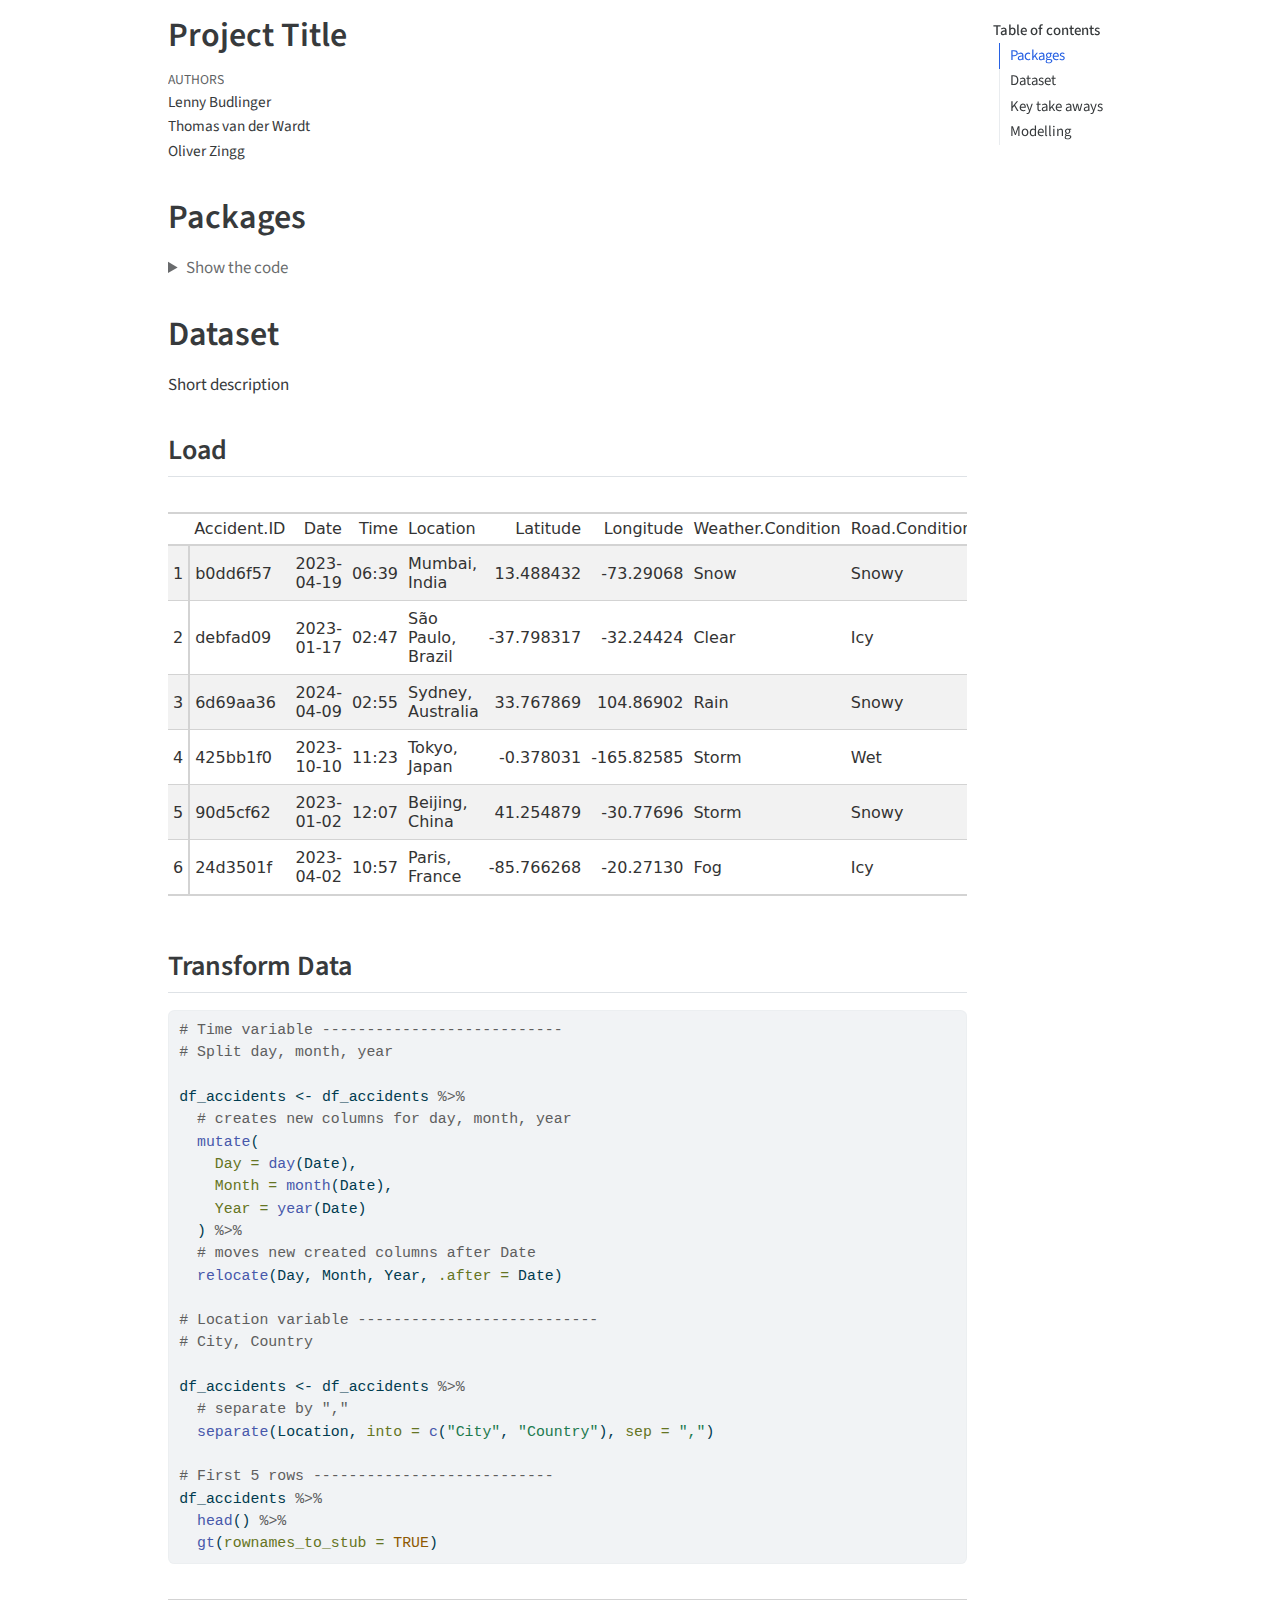
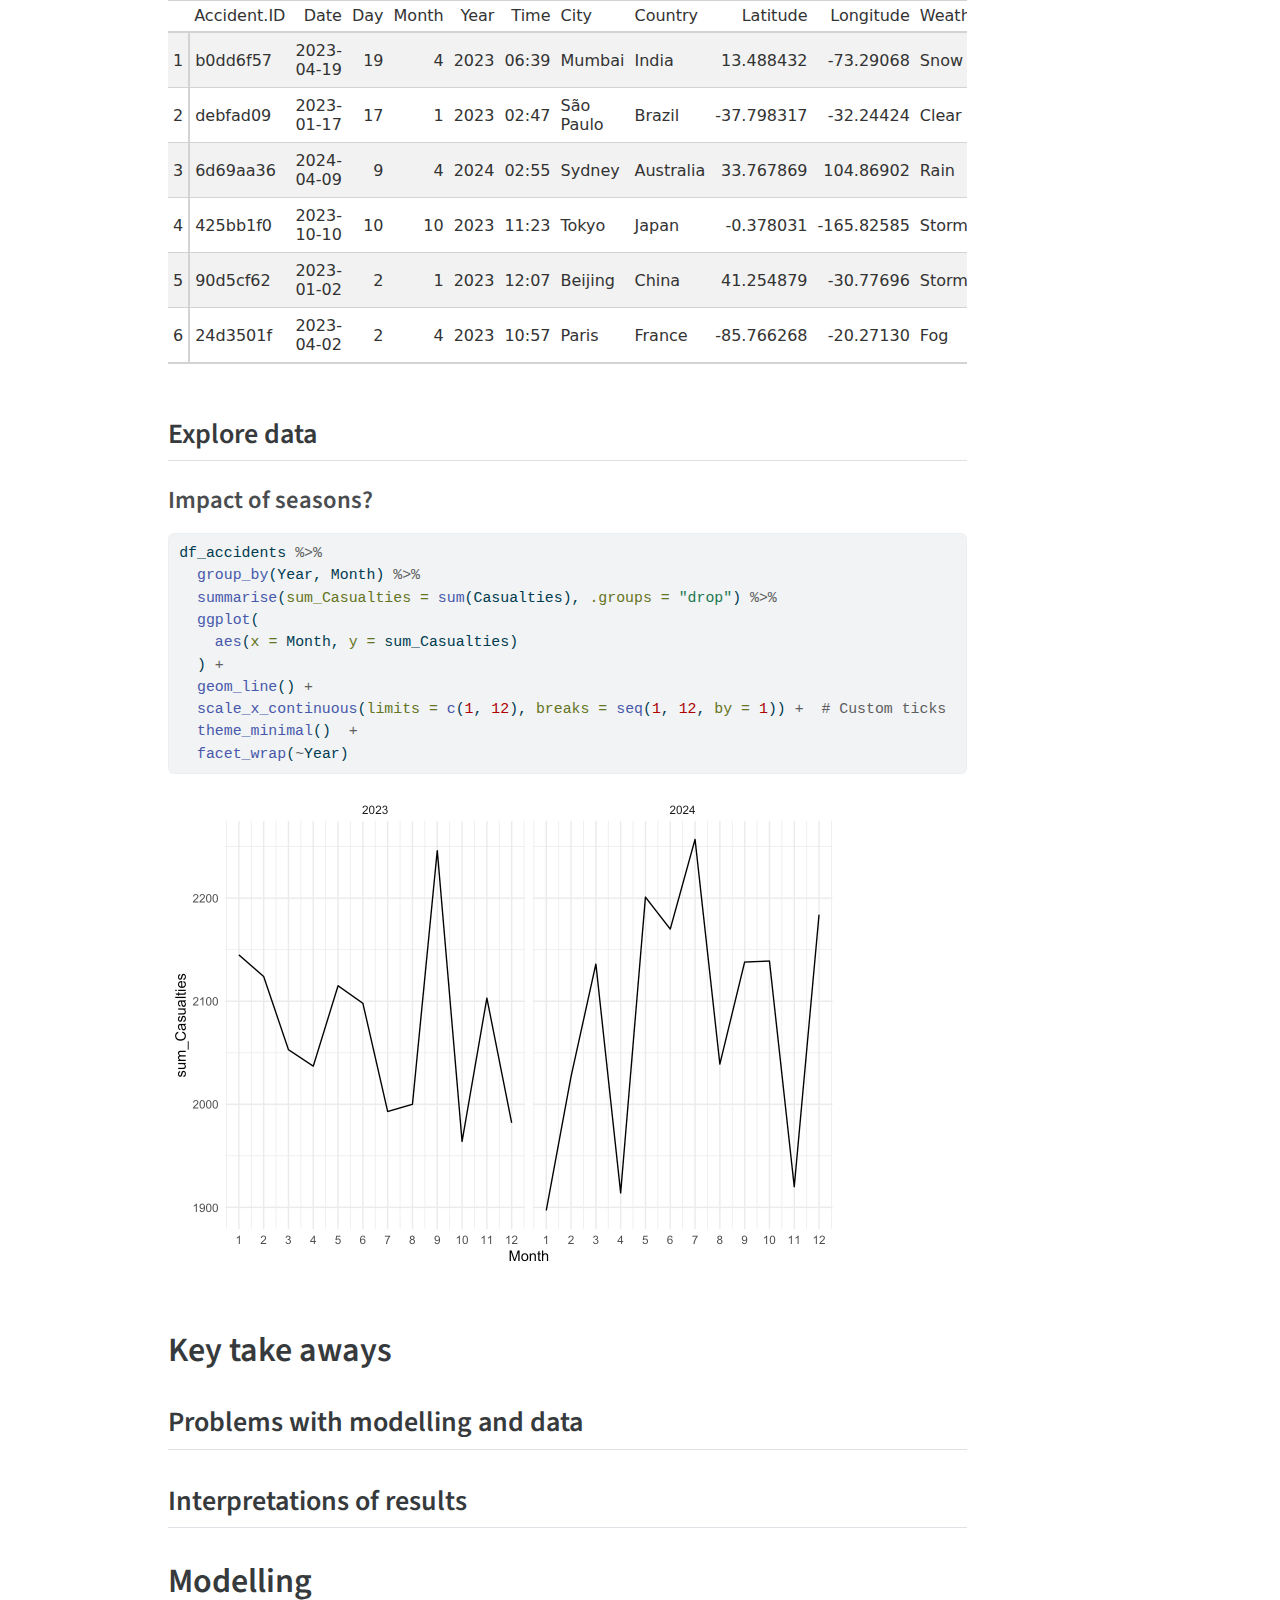
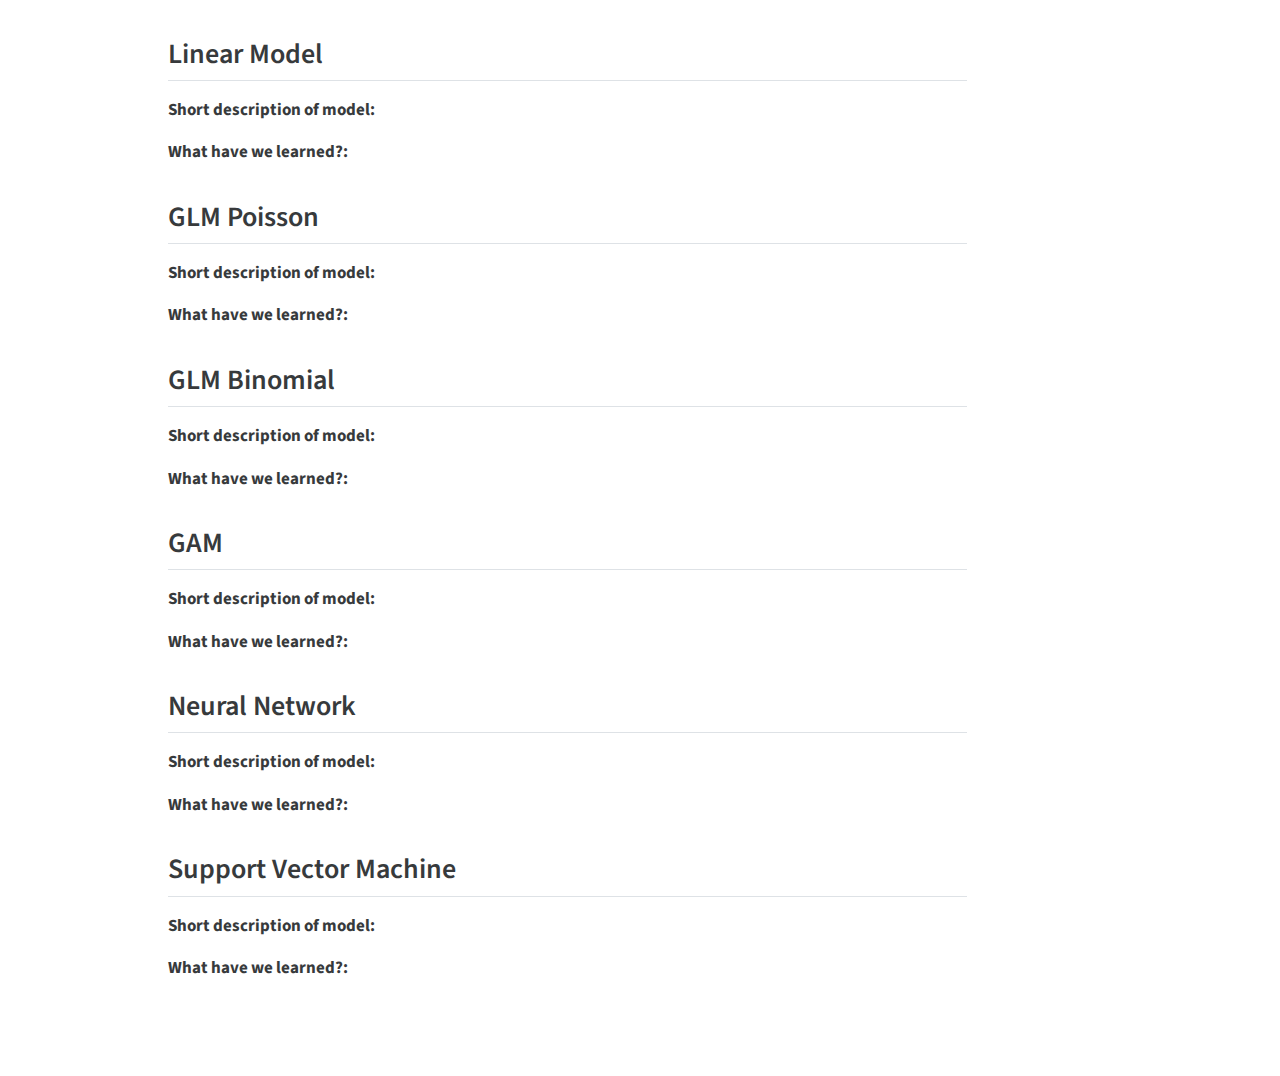
<file: Script/main.html>
<!DOCTYPE html>
<html xmlns="http://www.w3.org/1999/xhtml" lang="en" xml:lang="en"><head>

<meta charset="utf-8">
<meta name="generator" content="quarto-1.4.550">

<meta name="viewport" content="width=device-width, initial-scale=1.0, user-scalable=yes">

<meta name="author" content="Lenny Budlinger">
<meta name="author" content="Thomas van der Wardt">
<meta name="author" content="Oliver Zingg">

<title>Project Title</title>
<style>
code{white-space: pre-wrap;}
span.smallcaps{font-variant: small-caps;}
div.columns{display: flex; gap: min(4vw, 1.5em);}
div.column{flex: auto; overflow-x: auto;}
div.hanging-indent{margin-left: 1.5em; text-indent: -1.5em;}
ul.task-list{list-style: none;}
ul.task-list li input[type="checkbox"] {
  width: 0.8em;
  margin: 0 0.8em 0.2em -1em; /* quarto-specific, see https://github.com/quarto-dev/quarto-cli/issues/4556 */ 
  vertical-align: middle;
}
/* CSS for syntax highlighting */
pre > code.sourceCode { white-space: pre; position: relative; }
pre > code.sourceCode > span { line-height: 1.25; }
pre > code.sourceCode > span:empty { height: 1.2em; }
.sourceCode { overflow: visible; }
code.sourceCode > span { color: inherit; text-decoration: inherit; }
div.sourceCode { margin: 1em 0; }
pre.sourceCode { margin: 0; }
@media screen {
div.sourceCode { overflow: auto; }
}
@media print {
pre > code.sourceCode { white-space: pre-wrap; }
pre > code.sourceCode > span { text-indent: -5em; padding-left: 5em; }
}
pre.numberSource code
  { counter-reset: source-line 0; }
pre.numberSource code > span
  { position: relative; left: -4em; counter-increment: source-line; }
pre.numberSource code > span > a:first-child::before
  { content: counter(source-line);
    position: relative; left: -1em; text-align: right; vertical-align: baseline;
    border: none; display: inline-block;
    -webkit-touch-callout: none; -webkit-user-select: none;
    -khtml-user-select: none; -moz-user-select: none;
    -ms-user-select: none; user-select: none;
    padding: 0 4px; width: 4em;
  }
pre.numberSource { margin-left: 3em;  padding-left: 4px; }
div.sourceCode
  {   }
@media screen {
pre > code.sourceCode > span > a:first-child::before { text-decoration: underline; }
}
</style>


<script src="main_files/libs/clipboard/clipboard.min.js"></script>
<script src="main_files/libs/quarto-html/quarto.js"></script>
<script src="main_files/libs/quarto-html/popper.min.js"></script>
<script src="main_files/libs/quarto-html/tippy.umd.min.js"></script>
<script src="main_files/libs/quarto-html/anchor.min.js"></script>
<link href="main_files/libs/quarto-html/tippy.css" rel="stylesheet">
<link href="main_files/libs/quarto-html/quarto-syntax-highlighting.css" rel="stylesheet" id="quarto-text-highlighting-styles">
<script src="main_files/libs/bootstrap/bootstrap.min.js"></script>
<link href="main_files/libs/bootstrap/bootstrap-icons.css" rel="stylesheet">
<link href="main_files/libs/bootstrap/bootstrap.min.css" rel="stylesheet" id="quarto-bootstrap" data-mode="light">


</head>

<body>

<div id="quarto-content" class="page-columns page-rows-contents page-layout-article">
<div id="quarto-margin-sidebar" class="sidebar margin-sidebar">
  <nav id="TOC" role="doc-toc" class="toc-active">
    <h2 id="toc-title">Table of contents</h2>
   
  <ul>
  <li><a href="#packages" id="toc-packages" class="nav-link active" data-scroll-target="#packages">Packages</a></li>
  <li><a href="#dataset" id="toc-dataset" class="nav-link" data-scroll-target="#dataset">Dataset</a>
  <ul class="collapse">
  <li><a href="#load" id="toc-load" class="nav-link" data-scroll-target="#load">Load</a></li>
  <li><a href="#transform-data" id="toc-transform-data" class="nav-link" data-scroll-target="#transform-data">Transform Data</a></li>
  <li><a href="#explore-data" id="toc-explore-data" class="nav-link" data-scroll-target="#explore-data">Explore data</a>
  <ul class="collapse">
  <li><a href="#impact-of-seasons" id="toc-impact-of-seasons" class="nav-link" data-scroll-target="#impact-of-seasons">Impact of seasons?</a></li>
  </ul></li>
  </ul></li>
  <li><a href="#key-take-aways" id="toc-key-take-aways" class="nav-link" data-scroll-target="#key-take-aways">Key take aways</a>
  <ul class="collapse">
  <li><a href="#problems-with-modelling-and-data" id="toc-problems-with-modelling-and-data" class="nav-link" data-scroll-target="#problems-with-modelling-and-data">Problems with modelling and data</a></li>
  <li><a href="#interpretations-of-results" id="toc-interpretations-of-results" class="nav-link" data-scroll-target="#interpretations-of-results">Interpretations of results</a></li>
  </ul></li>
  <li><a href="#modelling" id="toc-modelling" class="nav-link" data-scroll-target="#modelling">Modelling</a>
  <ul class="collapse">
  <li><a href="#linear-model" id="toc-linear-model" class="nav-link" data-scroll-target="#linear-model">Linear Model</a></li>
  <li><a href="#glm-poisson" id="toc-glm-poisson" class="nav-link" data-scroll-target="#glm-poisson">GLM Poisson</a></li>
  <li><a href="#glm-binomial" id="toc-glm-binomial" class="nav-link" data-scroll-target="#glm-binomial">GLM Binomial</a></li>
  <li><a href="#gam" id="toc-gam" class="nav-link" data-scroll-target="#gam">GAM</a></li>
  <li><a href="#neural-network" id="toc-neural-network" class="nav-link" data-scroll-target="#neural-network">Neural Network</a></li>
  <li><a href="#support-vector-machine" id="toc-support-vector-machine" class="nav-link" data-scroll-target="#support-vector-machine">Support Vector Machine</a></li>
  </ul></li>
  </ul>
</nav>
</div>
<main class="content" id="quarto-document-content">

<header id="title-block-header" class="quarto-title-block default">
<div class="quarto-title">
<h1 class="title">Project Title</h1>
</div>



<div class="quarto-title-meta">

    <div>
    <div class="quarto-title-meta-heading">Authors</div>
    <div class="quarto-title-meta-contents">
             <p>Lenny Budlinger </p>
             <p>Thomas van der Wardt </p>
             <p>Oliver Zingg </p>
          </div>
  </div>
    
  
    
  </div>
  


</header>


<section id="packages" class="level1">
<h1>Packages</h1>
<div class="cell">
<details class="code-fold">
<summary>Show the code</summary>
<div class="sourceCode cell-code" id="cb1"><pre class="sourceCode r code-with-copy"><code class="sourceCode r"><span id="cb1-1"><a href="#cb1-1" aria-hidden="true" tabindex="-1"></a><span class="co"># Install Packages ---------------------------</span></span>
<span id="cb1-2"><a href="#cb1-2" aria-hidden="true" tabindex="-1"></a></span>
<span id="cb1-3"><a href="#cb1-3" aria-hidden="true" tabindex="-1"></a><span class="co"># install.packages("tidyverse")</span></span>
<span id="cb1-4"><a href="#cb1-4" aria-hidden="true" tabindex="-1"></a><span class="co"># install.packages("lubridate")</span></span>
<span id="cb1-5"><a href="#cb1-5" aria-hidden="true" tabindex="-1"></a><span class="co"># install.packages("gt")</span></span>
<span id="cb1-6"><a href="#cb1-6" aria-hidden="true" tabindex="-1"></a><span class="co"># Load packages ---------------------------</span></span>
<span id="cb1-7"><a href="#cb1-7" aria-hidden="true" tabindex="-1"></a></span>
<span id="cb1-8"><a href="#cb1-8" aria-hidden="true" tabindex="-1"></a><span class="fu">library</span>(tidyverse) <span class="co"># ggplot for plotting, dplyr for data manipulation</span></span>
<span id="cb1-9"><a href="#cb1-9" aria-hidden="true" tabindex="-1"></a><span class="fu">library</span>(lubridate) <span class="co"># package for handeling time variable</span></span>
<span id="cb1-10"><a href="#cb1-10" aria-hidden="true" tabindex="-1"></a><span class="fu">library</span>(gt) <span class="co"># Print tables</span></span></code><button title="Copy to Clipboard" class="code-copy-button"><i class="bi"></i></button></pre></div>
</details>
</div>
</section>
<section id="dataset" class="level1">
<h1>Dataset</h1>
<p>Short description</p>
<section id="load" class="level2">
<h2 class="anchored" data-anchor-id="load">Load</h2>
<div class="cell">
<div class="cell-output-display">
<div>
<div id="dtyaznppsu" style="padding-left:0px;padding-right:0px;padding-top:10px;padding-bottom:10px;overflow-x:auto;overflow-y:auto;width:auto;height:auto;">
<style>#dtyaznppsu table {
  font-family: system-ui, 'Segoe UI', Roboto, Helvetica, Arial, sans-serif, 'Apple Color Emoji', 'Segoe UI Emoji', 'Segoe UI Symbol', 'Noto Color Emoji';
  -webkit-font-smoothing: antialiased;
  -moz-osx-font-smoothing: grayscale;
}

#dtyaznppsu thead, #dtyaznppsu tbody, #dtyaznppsu tfoot, #dtyaznppsu tr, #dtyaznppsu td, #dtyaznppsu th {
  border-style: none;
}

#dtyaznppsu p {
  margin: 0;
  padding: 0;
}

#dtyaznppsu .gt_table {
  display: table;
  border-collapse: collapse;
  line-height: normal;
  margin-left: auto;
  margin-right: auto;
  color: #333333;
  font-size: 16px;
  font-weight: normal;
  font-style: normal;
  background-color: #FFFFFF;
  width: auto;
  border-top-style: solid;
  border-top-width: 2px;
  border-top-color: #A8A8A8;
  border-right-style: none;
  border-right-width: 2px;
  border-right-color: #D3D3D3;
  border-bottom-style: solid;
  border-bottom-width: 2px;
  border-bottom-color: #A8A8A8;
  border-left-style: none;
  border-left-width: 2px;
  border-left-color: #D3D3D3;
}

#dtyaznppsu .gt_caption {
  padding-top: 4px;
  padding-bottom: 4px;
}

#dtyaznppsu .gt_title {
  color: #333333;
  font-size: 125%;
  font-weight: initial;
  padding-top: 4px;
  padding-bottom: 4px;
  padding-left: 5px;
  padding-right: 5px;
  border-bottom-color: #FFFFFF;
  border-bottom-width: 0;
}

#dtyaznppsu .gt_subtitle {
  color: #333333;
  font-size: 85%;
  font-weight: initial;
  padding-top: 3px;
  padding-bottom: 5px;
  padding-left: 5px;
  padding-right: 5px;
  border-top-color: #FFFFFF;
  border-top-width: 0;
}

#dtyaznppsu .gt_heading {
  background-color: #FFFFFF;
  text-align: center;
  border-bottom-color: #FFFFFF;
  border-left-style: none;
  border-left-width: 1px;
  border-left-color: #D3D3D3;
  border-right-style: none;
  border-right-width: 1px;
  border-right-color: #D3D3D3;
}

#dtyaznppsu .gt_bottom_border {
  border-bottom-style: solid;
  border-bottom-width: 2px;
  border-bottom-color: #D3D3D3;
}

#dtyaznppsu .gt_col_headings {
  border-top-style: solid;
  border-top-width: 2px;
  border-top-color: #D3D3D3;
  border-bottom-style: solid;
  border-bottom-width: 2px;
  border-bottom-color: #D3D3D3;
  border-left-style: none;
  border-left-width: 1px;
  border-left-color: #D3D3D3;
  border-right-style: none;
  border-right-width: 1px;
  border-right-color: #D3D3D3;
}

#dtyaznppsu .gt_col_heading {
  color: #333333;
  background-color: #FFFFFF;
  font-size: 100%;
  font-weight: normal;
  text-transform: inherit;
  border-left-style: none;
  border-left-width: 1px;
  border-left-color: #D3D3D3;
  border-right-style: none;
  border-right-width: 1px;
  border-right-color: #D3D3D3;
  vertical-align: bottom;
  padding-top: 5px;
  padding-bottom: 6px;
  padding-left: 5px;
  padding-right: 5px;
  overflow-x: hidden;
}

#dtyaznppsu .gt_column_spanner_outer {
  color: #333333;
  background-color: #FFFFFF;
  font-size: 100%;
  font-weight: normal;
  text-transform: inherit;
  padding-top: 0;
  padding-bottom: 0;
  padding-left: 4px;
  padding-right: 4px;
}

#dtyaznppsu .gt_column_spanner_outer:first-child {
  padding-left: 0;
}

#dtyaznppsu .gt_column_spanner_outer:last-child {
  padding-right: 0;
}

#dtyaznppsu .gt_column_spanner {
  border-bottom-style: solid;
  border-bottom-width: 2px;
  border-bottom-color: #D3D3D3;
  vertical-align: bottom;
  padding-top: 5px;
  padding-bottom: 5px;
  overflow-x: hidden;
  display: inline-block;
  width: 100%;
}

#dtyaznppsu .gt_spanner_row {
  border-bottom-style: hidden;
}

#dtyaznppsu .gt_group_heading {
  padding-top: 8px;
  padding-bottom: 8px;
  padding-left: 5px;
  padding-right: 5px;
  color: #333333;
  background-color: #FFFFFF;
  font-size: 100%;
  font-weight: initial;
  text-transform: inherit;
  border-top-style: solid;
  border-top-width: 2px;
  border-top-color: #D3D3D3;
  border-bottom-style: solid;
  border-bottom-width: 2px;
  border-bottom-color: #D3D3D3;
  border-left-style: none;
  border-left-width: 1px;
  border-left-color: #D3D3D3;
  border-right-style: none;
  border-right-width: 1px;
  border-right-color: #D3D3D3;
  vertical-align: middle;
  text-align: left;
}

#dtyaznppsu .gt_empty_group_heading {
  padding: 0.5px;
  color: #333333;
  background-color: #FFFFFF;
  font-size: 100%;
  font-weight: initial;
  border-top-style: solid;
  border-top-width: 2px;
  border-top-color: #D3D3D3;
  border-bottom-style: solid;
  border-bottom-width: 2px;
  border-bottom-color: #D3D3D3;
  vertical-align: middle;
}

#dtyaznppsu .gt_from_md > :first-child {
  margin-top: 0;
}

#dtyaznppsu .gt_from_md > :last-child {
  margin-bottom: 0;
}

#dtyaznppsu .gt_row {
  padding-top: 8px;
  padding-bottom: 8px;
  padding-left: 5px;
  padding-right: 5px;
  margin: 10px;
  border-top-style: solid;
  border-top-width: 1px;
  border-top-color: #D3D3D3;
  border-left-style: none;
  border-left-width: 1px;
  border-left-color: #D3D3D3;
  border-right-style: none;
  border-right-width: 1px;
  border-right-color: #D3D3D3;
  vertical-align: middle;
  overflow-x: hidden;
}

#dtyaznppsu .gt_stub {
  color: #333333;
  background-color: #FFFFFF;
  font-size: 100%;
  font-weight: initial;
  text-transform: inherit;
  border-right-style: solid;
  border-right-width: 2px;
  border-right-color: #D3D3D3;
  padding-left: 5px;
  padding-right: 5px;
}

#dtyaznppsu .gt_stub_row_group {
  color: #333333;
  background-color: #FFFFFF;
  font-size: 100%;
  font-weight: initial;
  text-transform: inherit;
  border-right-style: solid;
  border-right-width: 2px;
  border-right-color: #D3D3D3;
  padding-left: 5px;
  padding-right: 5px;
  vertical-align: top;
}

#dtyaznppsu .gt_row_group_first td {
  border-top-width: 2px;
}

#dtyaznppsu .gt_row_group_first th {
  border-top-width: 2px;
}

#dtyaznppsu .gt_summary_row {
  color: #333333;
  background-color: #FFFFFF;
  text-transform: inherit;
  padding-top: 8px;
  padding-bottom: 8px;
  padding-left: 5px;
  padding-right: 5px;
}

#dtyaznppsu .gt_first_summary_row {
  border-top-style: solid;
  border-top-color: #D3D3D3;
}

#dtyaznppsu .gt_first_summary_row.thick {
  border-top-width: 2px;
}

#dtyaznppsu .gt_last_summary_row {
  padding-top: 8px;
  padding-bottom: 8px;
  padding-left: 5px;
  padding-right: 5px;
  border-bottom-style: solid;
  border-bottom-width: 2px;
  border-bottom-color: #D3D3D3;
}

#dtyaznppsu .gt_grand_summary_row {
  color: #333333;
  background-color: #FFFFFF;
  text-transform: inherit;
  padding-top: 8px;
  padding-bottom: 8px;
  padding-left: 5px;
  padding-right: 5px;
}

#dtyaznppsu .gt_first_grand_summary_row {
  padding-top: 8px;
  padding-bottom: 8px;
  padding-left: 5px;
  padding-right: 5px;
  border-top-style: double;
  border-top-width: 6px;
  border-top-color: #D3D3D3;
}

#dtyaznppsu .gt_last_grand_summary_row_top {
  padding-top: 8px;
  padding-bottom: 8px;
  padding-left: 5px;
  padding-right: 5px;
  border-bottom-style: double;
  border-bottom-width: 6px;
  border-bottom-color: #D3D3D3;
}

#dtyaznppsu .gt_striped {
  background-color: rgba(128, 128, 128, 0.05);
}

#dtyaznppsu .gt_table_body {
  border-top-style: solid;
  border-top-width: 2px;
  border-top-color: #D3D3D3;
  border-bottom-style: solid;
  border-bottom-width: 2px;
  border-bottom-color: #D3D3D3;
}

#dtyaznppsu .gt_footnotes {
  color: #333333;
  background-color: #FFFFFF;
  border-bottom-style: none;
  border-bottom-width: 2px;
  border-bottom-color: #D3D3D3;
  border-left-style: none;
  border-left-width: 2px;
  border-left-color: #D3D3D3;
  border-right-style: none;
  border-right-width: 2px;
  border-right-color: #D3D3D3;
}

#dtyaznppsu .gt_footnote {
  margin: 0px;
  font-size: 90%;
  padding-top: 4px;
  padding-bottom: 4px;
  padding-left: 5px;
  padding-right: 5px;
}

#dtyaznppsu .gt_sourcenotes {
  color: #333333;
  background-color: #FFFFFF;
  border-bottom-style: none;
  border-bottom-width: 2px;
  border-bottom-color: #D3D3D3;
  border-left-style: none;
  border-left-width: 2px;
  border-left-color: #D3D3D3;
  border-right-style: none;
  border-right-width: 2px;
  border-right-color: #D3D3D3;
}

#dtyaznppsu .gt_sourcenote {
  font-size: 90%;
  padding-top: 4px;
  padding-bottom: 4px;
  padding-left: 5px;
  padding-right: 5px;
}

#dtyaznppsu .gt_left {
  text-align: left;
}

#dtyaznppsu .gt_center {
  text-align: center;
}

#dtyaznppsu .gt_right {
  text-align: right;
  font-variant-numeric: tabular-nums;
}

#dtyaznppsu .gt_font_normal {
  font-weight: normal;
}

#dtyaznppsu .gt_font_bold {
  font-weight: bold;
}

#dtyaznppsu .gt_font_italic {
  font-style: italic;
}

#dtyaznppsu .gt_super {
  font-size: 65%;
}

#dtyaznppsu .gt_footnote_marks {
  font-size: 75%;
  vertical-align: 0.4em;
  position: initial;
}

#dtyaznppsu .gt_asterisk {
  font-size: 100%;
  vertical-align: 0;
}

#dtyaznppsu .gt_indent_1 {
  text-indent: 5px;
}

#dtyaznppsu .gt_indent_2 {
  text-indent: 10px;
}

#dtyaznppsu .gt_indent_3 {
  text-indent: 15px;
}

#dtyaznppsu .gt_indent_4 {
  text-indent: 20px;
}

#dtyaznppsu .gt_indent_5 {
  text-indent: 25px;
}

#dtyaznppsu .katex-display {
  display: inline-flex !important;
  margin-bottom: 0.75em !important;
}

#dtyaznppsu div.Reactable > div.rt-table > div.rt-thead > div.rt-tr.rt-tr-group-header > div.rt-th-group:after {
  height: 0px !important;
}
</style>

<table class="gt_table table table-sm table-striped small" data-quarto-postprocess="true" data-quarto-disable-processing="false" data-quarto-bootstrap="false">
<thead>
<tr class="header gt_col_headings">
<th id="a::stub" class="gt_col_heading gt_columns_bottom_border gt_left" data-quarto-table-cell-role="th" scope="col"></th>
<th id="Accident.ID" class="gt_col_heading gt_columns_bottom_border gt_left" data-quarto-table-cell-role="th" scope="col">Accident.ID</th>
<th id="Date" class="gt_col_heading gt_columns_bottom_border gt_right" data-quarto-table-cell-role="th" scope="col">Date</th>
<th id="Time" class="gt_col_heading gt_columns_bottom_border gt_right" data-quarto-table-cell-role="th" scope="col">Time</th>
<th id="Location" class="gt_col_heading gt_columns_bottom_border gt_left" data-quarto-table-cell-role="th" scope="col">Location</th>
<th id="Latitude" class="gt_col_heading gt_columns_bottom_border gt_right" data-quarto-table-cell-role="th" scope="col">Latitude</th>
<th id="Longitude" class="gt_col_heading gt_columns_bottom_border gt_right" data-quarto-table-cell-role="th" scope="col">Longitude</th>
<th id="Weather.Condition" class="gt_col_heading gt_columns_bottom_border gt_left" data-quarto-table-cell-role="th" scope="col">Weather.Condition</th>
<th id="Road.Condition" class="gt_col_heading gt_columns_bottom_border gt_left" data-quarto-table-cell-role="th" scope="col">Road.Condition</th>
<th id="Vehicles.Involved" class="gt_col_heading gt_columns_bottom_border gt_right" data-quarto-table-cell-role="th" scope="col">Vehicles.Involved</th>
<th id="Casualties" class="gt_col_heading gt_columns_bottom_border gt_right" data-quarto-table-cell-role="th" scope="col">Casualties</th>
<th id="Cause" class="gt_col_heading gt_columns_bottom_border gt_left" data-quarto-table-cell-role="th" scope="col">Cause</th>
</tr>
</thead>
<tbody class="gt_table_body">
<tr class="odd">
<td id="stub_1_1" class="gt_row gt_right gt_stub" data-quarto-table-cell-role="th" scope="row">1</td>
<td class="gt_row gt_left" headers="stub_1_1 Accident.ID">b0dd6f57</td>
<td class="gt_row gt_right" headers="stub_1_1 Date">2023-04-19</td>
<td class="gt_row gt_right" headers="stub_1_1 Time">06:39</td>
<td class="gt_row gt_left" headers="stub_1_1 Location">Mumbai, India</td>
<td class="gt_row gt_right" headers="stub_1_1 Latitude">13.488432</td>
<td class="gt_row gt_right" headers="stub_1_1 Longitude">-73.29068</td>
<td class="gt_row gt_left" headers="stub_1_1 Weather.Condition">Snow</td>
<td class="gt_row gt_left" headers="stub_1_1 Road.Condition">Snowy</td>
<td class="gt_row gt_right" headers="stub_1_1 Vehicles.Involved">5</td>
<td class="gt_row gt_right" headers="stub_1_1 Casualties">7</td>
<td class="gt_row gt_left" headers="stub_1_1 Cause">Reckless Driving</td>
</tr>
<tr class="even">
<td id="stub_1_2" class="gt_row gt_right gt_stub" data-quarto-table-cell-role="th" scope="row">2</td>
<td class="gt_row gt_left" headers="stub_1_2 Accident.ID">debfad09</td>
<td class="gt_row gt_right" headers="stub_1_2 Date">2023-01-17</td>
<td class="gt_row gt_right" headers="stub_1_2 Time">02:47</td>
<td class="gt_row gt_left" headers="stub_1_2 Location">São Paulo, Brazil</td>
<td class="gt_row gt_right" headers="stub_1_2 Latitude">-37.798317</td>
<td class="gt_row gt_right" headers="stub_1_2 Longitude">-32.24424</td>
<td class="gt_row gt_left" headers="stub_1_2 Weather.Condition">Clear</td>
<td class="gt_row gt_left" headers="stub_1_2 Road.Condition">Icy</td>
<td class="gt_row gt_right" headers="stub_1_2 Vehicles.Involved">4</td>
<td class="gt_row gt_right" headers="stub_1_2 Casualties">1</td>
<td class="gt_row gt_left" headers="stub_1_2 Cause">Drunk Driving</td>
</tr>
<tr class="odd">
<td id="stub_1_3" class="gt_row gt_right gt_stub" data-quarto-table-cell-role="th" scope="row">3</td>
<td class="gt_row gt_left" headers="stub_1_3 Accident.ID">6d69aa36</td>
<td class="gt_row gt_right" headers="stub_1_3 Date">2024-04-09</td>
<td class="gt_row gt_right" headers="stub_1_3 Time">02:55</td>
<td class="gt_row gt_left" headers="stub_1_3 Location">Sydney, Australia</td>
<td class="gt_row gt_right" headers="stub_1_3 Latitude">33.767869</td>
<td class="gt_row gt_right" headers="stub_1_3 Longitude">104.86902</td>
<td class="gt_row gt_left" headers="stub_1_3 Weather.Condition">Rain</td>
<td class="gt_row gt_left" headers="stub_1_3 Road.Condition">Snowy</td>
<td class="gt_row gt_right" headers="stub_1_3 Vehicles.Involved">1</td>
<td class="gt_row gt_right" headers="stub_1_3 Casualties">7</td>
<td class="gt_row gt_left" headers="stub_1_3 Cause">Reckless Driving</td>
</tr>
<tr class="even">
<td id="stub_1_4" class="gt_row gt_right gt_stub" data-quarto-table-cell-role="th" scope="row">4</td>
<td class="gt_row gt_left" headers="stub_1_4 Accident.ID">425bb1f0</td>
<td class="gt_row gt_right" headers="stub_1_4 Date">2023-10-10</td>
<td class="gt_row gt_right" headers="stub_1_4 Time">11:23</td>
<td class="gt_row gt_left" headers="stub_1_4 Location">Tokyo, Japan</td>
<td class="gt_row gt_right" headers="stub_1_4 Latitude">-0.378031</td>
<td class="gt_row gt_right" headers="stub_1_4 Longitude">-165.82585</td>
<td class="gt_row gt_left" headers="stub_1_4 Weather.Condition">Storm</td>
<td class="gt_row gt_left" headers="stub_1_4 Road.Condition">Wet</td>
<td class="gt_row gt_right" headers="stub_1_4 Vehicles.Involved">4</td>
<td class="gt_row gt_right" headers="stub_1_4 Casualties">0</td>
<td class="gt_row gt_left" headers="stub_1_4 Cause">Drunk Driving</td>
</tr>
<tr class="odd">
<td id="stub_1_5" class="gt_row gt_right gt_stub" data-quarto-table-cell-role="th" scope="row">5</td>
<td class="gt_row gt_left" headers="stub_1_5 Accident.ID">90d5cf62</td>
<td class="gt_row gt_right" headers="stub_1_5 Date">2023-01-02</td>
<td class="gt_row gt_right" headers="stub_1_5 Time">12:07</td>
<td class="gt_row gt_left" headers="stub_1_5 Location">Beijing, China</td>
<td class="gt_row gt_right" headers="stub_1_5 Latitude">41.254879</td>
<td class="gt_row gt_right" headers="stub_1_5 Longitude">-30.77696</td>
<td class="gt_row gt_left" headers="stub_1_5 Weather.Condition">Storm</td>
<td class="gt_row gt_left" headers="stub_1_5 Road.Condition">Snowy</td>
<td class="gt_row gt_right" headers="stub_1_5 Vehicles.Involved">3</td>
<td class="gt_row gt_right" headers="stub_1_5 Casualties">9</td>
<td class="gt_row gt_left" headers="stub_1_5 Cause">Reckless Driving</td>
</tr>
<tr class="even">
<td id="stub_1_6" class="gt_row gt_right gt_stub" data-quarto-table-cell-role="th" scope="row">6</td>
<td class="gt_row gt_left" headers="stub_1_6 Accident.ID">24d3501f</td>
<td class="gt_row gt_right" headers="stub_1_6 Date">2023-04-02</td>
<td class="gt_row gt_right" headers="stub_1_6 Time">10:57</td>
<td class="gt_row gt_left" headers="stub_1_6 Location">Paris, France</td>
<td class="gt_row gt_right" headers="stub_1_6 Latitude">-85.766268</td>
<td class="gt_row gt_right" headers="stub_1_6 Longitude">-20.27130</td>
<td class="gt_row gt_left" headers="stub_1_6 Weather.Condition">Fog</td>
<td class="gt_row gt_left" headers="stub_1_6 Road.Condition">Icy</td>
<td class="gt_row gt_right" headers="stub_1_6 Vehicles.Involved">2</td>
<td class="gt_row gt_right" headers="stub_1_6 Casualties">6</td>
<td class="gt_row gt_left" headers="stub_1_6 Cause">Drunk Driving</td>
</tr>
</tbody>
</table>

</div>
</div>
</div>
</div>
</section>
<section id="transform-data" class="level2">
<h2 class="anchored" data-anchor-id="transform-data">Transform Data</h2>
<div class="cell">
<div class="sourceCode cell-code" id="cb2"><pre class="sourceCode r code-with-copy"><code class="sourceCode r"><span id="cb2-1"><a href="#cb2-1" aria-hidden="true" tabindex="-1"></a><span class="co"># Time variable ---------------------------</span></span>
<span id="cb2-2"><a href="#cb2-2" aria-hidden="true" tabindex="-1"></a><span class="co"># Split day, month, year</span></span>
<span id="cb2-3"><a href="#cb2-3" aria-hidden="true" tabindex="-1"></a></span>
<span id="cb2-4"><a href="#cb2-4" aria-hidden="true" tabindex="-1"></a>df_accidents <span class="ot">&lt;-</span> df_accidents <span class="sc">%&gt;%</span> </span>
<span id="cb2-5"><a href="#cb2-5" aria-hidden="true" tabindex="-1"></a>  <span class="co"># creates new columns for day, month, year </span></span>
<span id="cb2-6"><a href="#cb2-6" aria-hidden="true" tabindex="-1"></a>  <span class="fu">mutate</span>(</span>
<span id="cb2-7"><a href="#cb2-7" aria-hidden="true" tabindex="-1"></a>    <span class="at">Day =</span> <span class="fu">day</span>(Date),</span>
<span id="cb2-8"><a href="#cb2-8" aria-hidden="true" tabindex="-1"></a>    <span class="at">Month =</span> <span class="fu">month</span>(Date),</span>
<span id="cb2-9"><a href="#cb2-9" aria-hidden="true" tabindex="-1"></a>    <span class="at">Year =</span> <span class="fu">year</span>(Date)</span>
<span id="cb2-10"><a href="#cb2-10" aria-hidden="true" tabindex="-1"></a>  ) <span class="sc">%&gt;%</span></span>
<span id="cb2-11"><a href="#cb2-11" aria-hidden="true" tabindex="-1"></a>  <span class="co"># moves new created columns after Date</span></span>
<span id="cb2-12"><a href="#cb2-12" aria-hidden="true" tabindex="-1"></a>  <span class="fu">relocate</span>(Day, Month, Year, <span class="at">.after =</span> Date)</span>
<span id="cb2-13"><a href="#cb2-13" aria-hidden="true" tabindex="-1"></a>  </span>
<span id="cb2-14"><a href="#cb2-14" aria-hidden="true" tabindex="-1"></a><span class="co"># Location variable ---------------------------</span></span>
<span id="cb2-15"><a href="#cb2-15" aria-hidden="true" tabindex="-1"></a><span class="co"># City, Country</span></span>
<span id="cb2-16"><a href="#cb2-16" aria-hidden="true" tabindex="-1"></a></span>
<span id="cb2-17"><a href="#cb2-17" aria-hidden="true" tabindex="-1"></a>df_accidents <span class="ot">&lt;-</span> df_accidents <span class="sc">%&gt;%</span> </span>
<span id="cb2-18"><a href="#cb2-18" aria-hidden="true" tabindex="-1"></a>  <span class="co"># separate by ","</span></span>
<span id="cb2-19"><a href="#cb2-19" aria-hidden="true" tabindex="-1"></a>  <span class="fu">separate</span>(Location, <span class="at">into =</span> <span class="fu">c</span>(<span class="st">"City"</span>, <span class="st">"Country"</span>), <span class="at">sep =</span> <span class="st">","</span>)</span>
<span id="cb2-20"><a href="#cb2-20" aria-hidden="true" tabindex="-1"></a></span>
<span id="cb2-21"><a href="#cb2-21" aria-hidden="true" tabindex="-1"></a><span class="co"># First 5 rows ---------------------------</span></span>
<span id="cb2-22"><a href="#cb2-22" aria-hidden="true" tabindex="-1"></a>df_accidents <span class="sc">%&gt;%</span> </span>
<span id="cb2-23"><a href="#cb2-23" aria-hidden="true" tabindex="-1"></a>  <span class="fu">head</span>() <span class="sc">%&gt;%</span> </span>
<span id="cb2-24"><a href="#cb2-24" aria-hidden="true" tabindex="-1"></a>  <span class="fu">gt</span>(<span class="at">rownames_to_stub =</span> <span class="cn">TRUE</span>)</span></code><button title="Copy to Clipboard" class="code-copy-button"><i class="bi"></i></button></pre></div>
<div class="cell-output-display">
<div>
<div id="wnfxgnpfxn" style="padding-left:0px;padding-right:0px;padding-top:10px;padding-bottom:10px;overflow-x:auto;overflow-y:auto;width:auto;height:auto;">
<style>#wnfxgnpfxn table {
  font-family: system-ui, 'Segoe UI', Roboto, Helvetica, Arial, sans-serif, 'Apple Color Emoji', 'Segoe UI Emoji', 'Segoe UI Symbol', 'Noto Color Emoji';
  -webkit-font-smoothing: antialiased;
  -moz-osx-font-smoothing: grayscale;
}

#wnfxgnpfxn thead, #wnfxgnpfxn tbody, #wnfxgnpfxn tfoot, #wnfxgnpfxn tr, #wnfxgnpfxn td, #wnfxgnpfxn th {
  border-style: none;
}

#wnfxgnpfxn p {
  margin: 0;
  padding: 0;
}

#wnfxgnpfxn .gt_table {
  display: table;
  border-collapse: collapse;
  line-height: normal;
  margin-left: auto;
  margin-right: auto;
  color: #333333;
  font-size: 16px;
  font-weight: normal;
  font-style: normal;
  background-color: #FFFFFF;
  width: auto;
  border-top-style: solid;
  border-top-width: 2px;
  border-top-color: #A8A8A8;
  border-right-style: none;
  border-right-width: 2px;
  border-right-color: #D3D3D3;
  border-bottom-style: solid;
  border-bottom-width: 2px;
  border-bottom-color: #A8A8A8;
  border-left-style: none;
  border-left-width: 2px;
  border-left-color: #D3D3D3;
}

#wnfxgnpfxn .gt_caption {
  padding-top: 4px;
  padding-bottom: 4px;
}

#wnfxgnpfxn .gt_title {
  color: #333333;
  font-size: 125%;
  font-weight: initial;
  padding-top: 4px;
  padding-bottom: 4px;
  padding-left: 5px;
  padding-right: 5px;
  border-bottom-color: #FFFFFF;
  border-bottom-width: 0;
}

#wnfxgnpfxn .gt_subtitle {
  color: #333333;
  font-size: 85%;
  font-weight: initial;
  padding-top: 3px;
  padding-bottom: 5px;
  padding-left: 5px;
  padding-right: 5px;
  border-top-color: #FFFFFF;
  border-top-width: 0;
}

#wnfxgnpfxn .gt_heading {
  background-color: #FFFFFF;
  text-align: center;
  border-bottom-color: #FFFFFF;
  border-left-style: none;
  border-left-width: 1px;
  border-left-color: #D3D3D3;
  border-right-style: none;
  border-right-width: 1px;
  border-right-color: #D3D3D3;
}

#wnfxgnpfxn .gt_bottom_border {
  border-bottom-style: solid;
  border-bottom-width: 2px;
  border-bottom-color: #D3D3D3;
}

#wnfxgnpfxn .gt_col_headings {
  border-top-style: solid;
  border-top-width: 2px;
  border-top-color: #D3D3D3;
  border-bottom-style: solid;
  border-bottom-width: 2px;
  border-bottom-color: #D3D3D3;
  border-left-style: none;
  border-left-width: 1px;
  border-left-color: #D3D3D3;
  border-right-style: none;
  border-right-width: 1px;
  border-right-color: #D3D3D3;
}

#wnfxgnpfxn .gt_col_heading {
  color: #333333;
  background-color: #FFFFFF;
  font-size: 100%;
  font-weight: normal;
  text-transform: inherit;
  border-left-style: none;
  border-left-width: 1px;
  border-left-color: #D3D3D3;
  border-right-style: none;
  border-right-width: 1px;
  border-right-color: #D3D3D3;
  vertical-align: bottom;
  padding-top: 5px;
  padding-bottom: 6px;
  padding-left: 5px;
  padding-right: 5px;
  overflow-x: hidden;
}

#wnfxgnpfxn .gt_column_spanner_outer {
  color: #333333;
  background-color: #FFFFFF;
  font-size: 100%;
  font-weight: normal;
  text-transform: inherit;
  padding-top: 0;
  padding-bottom: 0;
  padding-left: 4px;
  padding-right: 4px;
}

#wnfxgnpfxn .gt_column_spanner_outer:first-child {
  padding-left: 0;
}

#wnfxgnpfxn .gt_column_spanner_outer:last-child {
  padding-right: 0;
}

#wnfxgnpfxn .gt_column_spanner {
  border-bottom-style: solid;
  border-bottom-width: 2px;
  border-bottom-color: #D3D3D3;
  vertical-align: bottom;
  padding-top: 5px;
  padding-bottom: 5px;
  overflow-x: hidden;
  display: inline-block;
  width: 100%;
}

#wnfxgnpfxn .gt_spanner_row {
  border-bottom-style: hidden;
}

#wnfxgnpfxn .gt_group_heading {
  padding-top: 8px;
  padding-bottom: 8px;
  padding-left: 5px;
  padding-right: 5px;
  color: #333333;
  background-color: #FFFFFF;
  font-size: 100%;
  font-weight: initial;
  text-transform: inherit;
  border-top-style: solid;
  border-top-width: 2px;
  border-top-color: #D3D3D3;
  border-bottom-style: solid;
  border-bottom-width: 2px;
  border-bottom-color: #D3D3D3;
  border-left-style: none;
  border-left-width: 1px;
  border-left-color: #D3D3D3;
  border-right-style: none;
  border-right-width: 1px;
  border-right-color: #D3D3D3;
  vertical-align: middle;
  text-align: left;
}

#wnfxgnpfxn .gt_empty_group_heading {
  padding: 0.5px;
  color: #333333;
  background-color: #FFFFFF;
  font-size: 100%;
  font-weight: initial;
  border-top-style: solid;
  border-top-width: 2px;
  border-top-color: #D3D3D3;
  border-bottom-style: solid;
  border-bottom-width: 2px;
  border-bottom-color: #D3D3D3;
  vertical-align: middle;
}

#wnfxgnpfxn .gt_from_md > :first-child {
  margin-top: 0;
}

#wnfxgnpfxn .gt_from_md > :last-child {
  margin-bottom: 0;
}

#wnfxgnpfxn .gt_row {
  padding-top: 8px;
  padding-bottom: 8px;
  padding-left: 5px;
  padding-right: 5px;
  margin: 10px;
  border-top-style: solid;
  border-top-width: 1px;
  border-top-color: #D3D3D3;
  border-left-style: none;
  border-left-width: 1px;
  border-left-color: #D3D3D3;
  border-right-style: none;
  border-right-width: 1px;
  border-right-color: #D3D3D3;
  vertical-align: middle;
  overflow-x: hidden;
}

#wnfxgnpfxn .gt_stub {
  color: #333333;
  background-color: #FFFFFF;
  font-size: 100%;
  font-weight: initial;
  text-transform: inherit;
  border-right-style: solid;
  border-right-width: 2px;
  border-right-color: #D3D3D3;
  padding-left: 5px;
  padding-right: 5px;
}

#wnfxgnpfxn .gt_stub_row_group {
  color: #333333;
  background-color: #FFFFFF;
  font-size: 100%;
  font-weight: initial;
  text-transform: inherit;
  border-right-style: solid;
  border-right-width: 2px;
  border-right-color: #D3D3D3;
  padding-left: 5px;
  padding-right: 5px;
  vertical-align: top;
}

#wnfxgnpfxn .gt_row_group_first td {
  border-top-width: 2px;
}

#wnfxgnpfxn .gt_row_group_first th {
  border-top-width: 2px;
}

#wnfxgnpfxn .gt_summary_row {
  color: #333333;
  background-color: #FFFFFF;
  text-transform: inherit;
  padding-top: 8px;
  padding-bottom: 8px;
  padding-left: 5px;
  padding-right: 5px;
}

#wnfxgnpfxn .gt_first_summary_row {
  border-top-style: solid;
  border-top-color: #D3D3D3;
}

#wnfxgnpfxn .gt_first_summary_row.thick {
  border-top-width: 2px;
}

#wnfxgnpfxn .gt_last_summary_row {
  padding-top: 8px;
  padding-bottom: 8px;
  padding-left: 5px;
  padding-right: 5px;
  border-bottom-style: solid;
  border-bottom-width: 2px;
  border-bottom-color: #D3D3D3;
}

#wnfxgnpfxn .gt_grand_summary_row {
  color: #333333;
  background-color: #FFFFFF;
  text-transform: inherit;
  padding-top: 8px;
  padding-bottom: 8px;
  padding-left: 5px;
  padding-right: 5px;
}

#wnfxgnpfxn .gt_first_grand_summary_row {
  padding-top: 8px;
  padding-bottom: 8px;
  padding-left: 5px;
  padding-right: 5px;
  border-top-style: double;
  border-top-width: 6px;
  border-top-color: #D3D3D3;
}

#wnfxgnpfxn .gt_last_grand_summary_row_top {
  padding-top: 8px;
  padding-bottom: 8px;
  padding-left: 5px;
  padding-right: 5px;
  border-bottom-style: double;
  border-bottom-width: 6px;
  border-bottom-color: #D3D3D3;
}

#wnfxgnpfxn .gt_striped {
  background-color: rgba(128, 128, 128, 0.05);
}

#wnfxgnpfxn .gt_table_body {
  border-top-style: solid;
  border-top-width: 2px;
  border-top-color: #D3D3D3;
  border-bottom-style: solid;
  border-bottom-width: 2px;
  border-bottom-color: #D3D3D3;
}

#wnfxgnpfxn .gt_footnotes {
  color: #333333;
  background-color: #FFFFFF;
  border-bottom-style: none;
  border-bottom-width: 2px;
  border-bottom-color: #D3D3D3;
  border-left-style: none;
  border-left-width: 2px;
  border-left-color: #D3D3D3;
  border-right-style: none;
  border-right-width: 2px;
  border-right-color: #D3D3D3;
}

#wnfxgnpfxn .gt_footnote {
  margin: 0px;
  font-size: 90%;
  padding-top: 4px;
  padding-bottom: 4px;
  padding-left: 5px;
  padding-right: 5px;
}

#wnfxgnpfxn .gt_sourcenotes {
  color: #333333;
  background-color: #FFFFFF;
  border-bottom-style: none;
  border-bottom-width: 2px;
  border-bottom-color: #D3D3D3;
  border-left-style: none;
  border-left-width: 2px;
  border-left-color: #D3D3D3;
  border-right-style: none;
  border-right-width: 2px;
  border-right-color: #D3D3D3;
}

#wnfxgnpfxn .gt_sourcenote {
  font-size: 90%;
  padding-top: 4px;
  padding-bottom: 4px;
  padding-left: 5px;
  padding-right: 5px;
}

#wnfxgnpfxn .gt_left {
  text-align: left;
}

#wnfxgnpfxn .gt_center {
  text-align: center;
}

#wnfxgnpfxn .gt_right {
  text-align: right;
  font-variant-numeric: tabular-nums;
}

#wnfxgnpfxn .gt_font_normal {
  font-weight: normal;
}

#wnfxgnpfxn .gt_font_bold {
  font-weight: bold;
}

#wnfxgnpfxn .gt_font_italic {
  font-style: italic;
}

#wnfxgnpfxn .gt_super {
  font-size: 65%;
}

#wnfxgnpfxn .gt_footnote_marks {
  font-size: 75%;
  vertical-align: 0.4em;
  position: initial;
}

#wnfxgnpfxn .gt_asterisk {
  font-size: 100%;
  vertical-align: 0;
}

#wnfxgnpfxn .gt_indent_1 {
  text-indent: 5px;
}

#wnfxgnpfxn .gt_indent_2 {
  text-indent: 10px;
}

#wnfxgnpfxn .gt_indent_3 {
  text-indent: 15px;
}

#wnfxgnpfxn .gt_indent_4 {
  text-indent: 20px;
}

#wnfxgnpfxn .gt_indent_5 {
  text-indent: 25px;
}

#wnfxgnpfxn .katex-display {
  display: inline-flex !important;
  margin-bottom: 0.75em !important;
}

#wnfxgnpfxn div.Reactable > div.rt-table > div.rt-thead > div.rt-tr.rt-tr-group-header > div.rt-th-group:after {
  height: 0px !important;
}
</style>

<table class="gt_table table table-sm table-striped small" data-quarto-postprocess="true" data-quarto-disable-processing="false" data-quarto-bootstrap="false">
<thead>
<tr class="header gt_col_headings">
<th id="a::stub" class="gt_col_heading gt_columns_bottom_border gt_left" data-quarto-table-cell-role="th" scope="col"></th>
<th id="Accident.ID" class="gt_col_heading gt_columns_bottom_border gt_left" data-quarto-table-cell-role="th" scope="col">Accident.ID</th>
<th id="Date" class="gt_col_heading gt_columns_bottom_border gt_right" data-quarto-table-cell-role="th" scope="col">Date</th>
<th id="Day" class="gt_col_heading gt_columns_bottom_border gt_right" data-quarto-table-cell-role="th" scope="col">Day</th>
<th id="Month" class="gt_col_heading gt_columns_bottom_border gt_right" data-quarto-table-cell-role="th" scope="col">Month</th>
<th id="Year" class="gt_col_heading gt_columns_bottom_border gt_right" data-quarto-table-cell-role="th" scope="col">Year</th>
<th id="Time" class="gt_col_heading gt_columns_bottom_border gt_right" data-quarto-table-cell-role="th" scope="col">Time</th>
<th id="City" class="gt_col_heading gt_columns_bottom_border gt_left" data-quarto-table-cell-role="th" scope="col">City</th>
<th id="Country" class="gt_col_heading gt_columns_bottom_border gt_left" data-quarto-table-cell-role="th" scope="col">Country</th>
<th id="Latitude" class="gt_col_heading gt_columns_bottom_border gt_right" data-quarto-table-cell-role="th" scope="col">Latitude</th>
<th id="Longitude" class="gt_col_heading gt_columns_bottom_border gt_right" data-quarto-table-cell-role="th" scope="col">Longitude</th>
<th id="Weather.Condition" class="gt_col_heading gt_columns_bottom_border gt_left" data-quarto-table-cell-role="th" scope="col">Weather.Condition</th>
<th id="Road.Condition" class="gt_col_heading gt_columns_bottom_border gt_left" data-quarto-table-cell-role="th" scope="col">Road.Condition</th>
<th id="Vehicles.Involved" class="gt_col_heading gt_columns_bottom_border gt_right" data-quarto-table-cell-role="th" scope="col">Vehicles.Involved</th>
<th id="Casualties" class="gt_col_heading gt_columns_bottom_border gt_right" data-quarto-table-cell-role="th" scope="col">Casualties</th>
<th id="Cause" class="gt_col_heading gt_columns_bottom_border gt_left" data-quarto-table-cell-role="th" scope="col">Cause</th>
</tr>
</thead>
<tbody class="gt_table_body">
<tr class="odd">
<td id="stub_1_1" class="gt_row gt_right gt_stub" data-quarto-table-cell-role="th" scope="row">1</td>
<td class="gt_row gt_left" headers="stub_1_1 Accident.ID">b0dd6f57</td>
<td class="gt_row gt_right" headers="stub_1_1 Date">2023-04-19</td>
<td class="gt_row gt_right" headers="stub_1_1 Day">19</td>
<td class="gt_row gt_right" headers="stub_1_1 Month">4</td>
<td class="gt_row gt_right" headers="stub_1_1 Year">2023</td>
<td class="gt_row gt_right" headers="stub_1_1 Time">06:39</td>
<td class="gt_row gt_left" headers="stub_1_1 City">Mumbai</td>
<td class="gt_row gt_left" headers="stub_1_1 Country">India</td>
<td class="gt_row gt_right" headers="stub_1_1 Latitude">13.488432</td>
<td class="gt_row gt_right" headers="stub_1_1 Longitude">-73.29068</td>
<td class="gt_row gt_left" headers="stub_1_1 Weather.Condition">Snow</td>
<td class="gt_row gt_left" headers="stub_1_1 Road.Condition">Snowy</td>
<td class="gt_row gt_right" headers="stub_1_1 Vehicles.Involved">5</td>
<td class="gt_row gt_right" headers="stub_1_1 Casualties">7</td>
<td class="gt_row gt_left" headers="stub_1_1 Cause">Reckless Driving</td>
</tr>
<tr class="even">
<td id="stub_1_2" class="gt_row gt_right gt_stub" data-quarto-table-cell-role="th" scope="row">2</td>
<td class="gt_row gt_left" headers="stub_1_2 Accident.ID">debfad09</td>
<td class="gt_row gt_right" headers="stub_1_2 Date">2023-01-17</td>
<td class="gt_row gt_right" headers="stub_1_2 Day">17</td>
<td class="gt_row gt_right" headers="stub_1_2 Month">1</td>
<td class="gt_row gt_right" headers="stub_1_2 Year">2023</td>
<td class="gt_row gt_right" headers="stub_1_2 Time">02:47</td>
<td class="gt_row gt_left" headers="stub_1_2 City">São Paulo</td>
<td class="gt_row gt_left" headers="stub_1_2 Country">Brazil</td>
<td class="gt_row gt_right" headers="stub_1_2 Latitude">-37.798317</td>
<td class="gt_row gt_right" headers="stub_1_2 Longitude">-32.24424</td>
<td class="gt_row gt_left" headers="stub_1_2 Weather.Condition">Clear</td>
<td class="gt_row gt_left" headers="stub_1_2 Road.Condition">Icy</td>
<td class="gt_row gt_right" headers="stub_1_2 Vehicles.Involved">4</td>
<td class="gt_row gt_right" headers="stub_1_2 Casualties">1</td>
<td class="gt_row gt_left" headers="stub_1_2 Cause">Drunk Driving</td>
</tr>
<tr class="odd">
<td id="stub_1_3" class="gt_row gt_right gt_stub" data-quarto-table-cell-role="th" scope="row">3</td>
<td class="gt_row gt_left" headers="stub_1_3 Accident.ID">6d69aa36</td>
<td class="gt_row gt_right" headers="stub_1_3 Date">2024-04-09</td>
<td class="gt_row gt_right" headers="stub_1_3 Day">9</td>
<td class="gt_row gt_right" headers="stub_1_3 Month">4</td>
<td class="gt_row gt_right" headers="stub_1_3 Year">2024</td>
<td class="gt_row gt_right" headers="stub_1_3 Time">02:55</td>
<td class="gt_row gt_left" headers="stub_1_3 City">Sydney</td>
<td class="gt_row gt_left" headers="stub_1_3 Country">Australia</td>
<td class="gt_row gt_right" headers="stub_1_3 Latitude">33.767869</td>
<td class="gt_row gt_right" headers="stub_1_3 Longitude">104.86902</td>
<td class="gt_row gt_left" headers="stub_1_3 Weather.Condition">Rain</td>
<td class="gt_row gt_left" headers="stub_1_3 Road.Condition">Snowy</td>
<td class="gt_row gt_right" headers="stub_1_3 Vehicles.Involved">1</td>
<td class="gt_row gt_right" headers="stub_1_3 Casualties">7</td>
<td class="gt_row gt_left" headers="stub_1_3 Cause">Reckless Driving</td>
</tr>
<tr class="even">
<td id="stub_1_4" class="gt_row gt_right gt_stub" data-quarto-table-cell-role="th" scope="row">4</td>
<td class="gt_row gt_left" headers="stub_1_4 Accident.ID">425bb1f0</td>
<td class="gt_row gt_right" headers="stub_1_4 Date">2023-10-10</td>
<td class="gt_row gt_right" headers="stub_1_4 Day">10</td>
<td class="gt_row gt_right" headers="stub_1_4 Month">10</td>
<td class="gt_row gt_right" headers="stub_1_4 Year">2023</td>
<td class="gt_row gt_right" headers="stub_1_4 Time">11:23</td>
<td class="gt_row gt_left" headers="stub_1_4 City">Tokyo</td>
<td class="gt_row gt_left" headers="stub_1_4 Country">Japan</td>
<td class="gt_row gt_right" headers="stub_1_4 Latitude">-0.378031</td>
<td class="gt_row gt_right" headers="stub_1_4 Longitude">-165.82585</td>
<td class="gt_row gt_left" headers="stub_1_4 Weather.Condition">Storm</td>
<td class="gt_row gt_left" headers="stub_1_4 Road.Condition">Wet</td>
<td class="gt_row gt_right" headers="stub_1_4 Vehicles.Involved">4</td>
<td class="gt_row gt_right" headers="stub_1_4 Casualties">0</td>
<td class="gt_row gt_left" headers="stub_1_4 Cause">Drunk Driving</td>
</tr>
<tr class="odd">
<td id="stub_1_5" class="gt_row gt_right gt_stub" data-quarto-table-cell-role="th" scope="row">5</td>
<td class="gt_row gt_left" headers="stub_1_5 Accident.ID">90d5cf62</td>
<td class="gt_row gt_right" headers="stub_1_5 Date">2023-01-02</td>
<td class="gt_row gt_right" headers="stub_1_5 Day">2</td>
<td class="gt_row gt_right" headers="stub_1_5 Month">1</td>
<td class="gt_row gt_right" headers="stub_1_5 Year">2023</td>
<td class="gt_row gt_right" headers="stub_1_5 Time">12:07</td>
<td class="gt_row gt_left" headers="stub_1_5 City">Beijing</td>
<td class="gt_row gt_left" headers="stub_1_5 Country">China</td>
<td class="gt_row gt_right" headers="stub_1_5 Latitude">41.254879</td>
<td class="gt_row gt_right" headers="stub_1_5 Longitude">-30.77696</td>
<td class="gt_row gt_left" headers="stub_1_5 Weather.Condition">Storm</td>
<td class="gt_row gt_left" headers="stub_1_5 Road.Condition">Snowy</td>
<td class="gt_row gt_right" headers="stub_1_5 Vehicles.Involved">3</td>
<td class="gt_row gt_right" headers="stub_1_5 Casualties">9</td>
<td class="gt_row gt_left" headers="stub_1_5 Cause">Reckless Driving</td>
</tr>
<tr class="even">
<td id="stub_1_6" class="gt_row gt_right gt_stub" data-quarto-table-cell-role="th" scope="row">6</td>
<td class="gt_row gt_left" headers="stub_1_6 Accident.ID">24d3501f</td>
<td class="gt_row gt_right" headers="stub_1_6 Date">2023-04-02</td>
<td class="gt_row gt_right" headers="stub_1_6 Day">2</td>
<td class="gt_row gt_right" headers="stub_1_6 Month">4</td>
<td class="gt_row gt_right" headers="stub_1_6 Year">2023</td>
<td class="gt_row gt_right" headers="stub_1_6 Time">10:57</td>
<td class="gt_row gt_left" headers="stub_1_6 City">Paris</td>
<td class="gt_row gt_left" headers="stub_1_6 Country">France</td>
<td class="gt_row gt_right" headers="stub_1_6 Latitude">-85.766268</td>
<td class="gt_row gt_right" headers="stub_1_6 Longitude">-20.27130</td>
<td class="gt_row gt_left" headers="stub_1_6 Weather.Condition">Fog</td>
<td class="gt_row gt_left" headers="stub_1_6 Road.Condition">Icy</td>
<td class="gt_row gt_right" headers="stub_1_6 Vehicles.Involved">2</td>
<td class="gt_row gt_right" headers="stub_1_6 Casualties">6</td>
<td class="gt_row gt_left" headers="stub_1_6 Cause">Drunk Driving</td>
</tr>
</tbody>
</table>

</div>
</div>
</div>
</div>
</section>
<section id="explore-data" class="level2">
<h2 class="anchored" data-anchor-id="explore-data">Explore data</h2>
<section id="impact-of-seasons" class="level3">
<h3 class="anchored" data-anchor-id="impact-of-seasons">Impact of seasons?</h3>
<div class="cell">
<div class="sourceCode cell-code" id="cb3"><pre class="sourceCode r code-with-copy"><code class="sourceCode r"><span id="cb3-1"><a href="#cb3-1" aria-hidden="true" tabindex="-1"></a>df_accidents <span class="sc">%&gt;%</span> </span>
<span id="cb3-2"><a href="#cb3-2" aria-hidden="true" tabindex="-1"></a>  <span class="fu">group_by</span>(Year, Month) <span class="sc">%&gt;%</span></span>
<span id="cb3-3"><a href="#cb3-3" aria-hidden="true" tabindex="-1"></a>  <span class="fu">summarise</span>(<span class="at">sum_Casualties =</span> <span class="fu">sum</span>(Casualties), <span class="at">.groups =</span> <span class="st">"drop"</span>) <span class="sc">%&gt;%</span> </span>
<span id="cb3-4"><a href="#cb3-4" aria-hidden="true" tabindex="-1"></a>  <span class="fu">ggplot</span>(</span>
<span id="cb3-5"><a href="#cb3-5" aria-hidden="true" tabindex="-1"></a>    <span class="fu">aes</span>(<span class="at">x =</span> Month, <span class="at">y =</span> sum_Casualties)</span>
<span id="cb3-6"><a href="#cb3-6" aria-hidden="true" tabindex="-1"></a>  ) <span class="sc">+</span> </span>
<span id="cb3-7"><a href="#cb3-7" aria-hidden="true" tabindex="-1"></a>  <span class="fu">geom_line</span>() <span class="sc">+</span> </span>
<span id="cb3-8"><a href="#cb3-8" aria-hidden="true" tabindex="-1"></a>  <span class="fu">scale_x_continuous</span>(<span class="at">limits =</span> <span class="fu">c</span>(<span class="dv">1</span>, <span class="dv">12</span>), <span class="at">breaks =</span> <span class="fu">seq</span>(<span class="dv">1</span>, <span class="dv">12</span>, <span class="at">by =</span> <span class="dv">1</span>)) <span class="sc">+</span>  <span class="co"># Custom ticks</span></span>
<span id="cb3-9"><a href="#cb3-9" aria-hidden="true" tabindex="-1"></a>  <span class="fu">theme_minimal</span>()  <span class="sc">+</span></span>
<span id="cb3-10"><a href="#cb3-10" aria-hidden="true" tabindex="-1"></a>  <span class="fu">facet_wrap</span>(<span class="sc">~</span>Year) </span></code><button title="Copy to Clipboard" class="code-copy-button"><i class="bi"></i></button></pre></div>
<div class="cell-output-display">
<div>
<figure class="figure">
<p><img src="main_files/figure-html/unnamed-chunk-5-1.png" class="img-fluid figure-img" width="672"></p>
</figure>
</div>
</div>
</div>
</section>
</section>
</section>
<section id="key-take-aways" class="level1">
<h1>Key take aways</h1>
<section id="problems-with-modelling-and-data" class="level2">
<h2 class="anchored" data-anchor-id="problems-with-modelling-and-data">Problems with modelling and data</h2>
</section>
<section id="interpretations-of-results" class="level2">
<h2 class="anchored" data-anchor-id="interpretations-of-results">Interpretations of results</h2>
</section>
</section>
<section id="modelling" class="level1">
<h1>Modelling</h1>
<section id="linear-model" class="level2">
<h2 class="anchored" data-anchor-id="linear-model">Linear Model</h2>
<p><strong>Short description of model:</strong></p>
<p><strong>What have we learned?:</strong></p>
</section>
<section id="glm-poisson" class="level2">
<h2 class="anchored" data-anchor-id="glm-poisson">GLM Poisson</h2>
<p><strong>Short description of model:</strong></p>
<p><strong>What have we learned?:</strong></p>
</section>
<section id="glm-binomial" class="level2">
<h2 class="anchored" data-anchor-id="glm-binomial">GLM Binomial</h2>
<p><strong>Short description of model:</strong></p>
<p><strong>What have we learned?:</strong></p>
</section>
<section id="gam" class="level2">
<h2 class="anchored" data-anchor-id="gam">GAM</h2>
<p><strong>Short description of model:</strong></p>
<p><strong>What have we learned?:</strong></p>
</section>
<section id="neural-network" class="level2">
<h2 class="anchored" data-anchor-id="neural-network">Neural Network</h2>
<p><strong>Short description of model:</strong></p>
<p><strong>What have we learned?:</strong></p>
</section>
<section id="support-vector-machine" class="level2">
<h2 class="anchored" data-anchor-id="support-vector-machine">Support Vector Machine</h2>
<p><strong>Short description of model:</strong></p>
<p><strong>What have we learned?:</strong></p>
</section>
</section>

</main>
<!-- /main column -->
<script id="quarto-html-after-body" type="application/javascript">
window.document.addEventListener("DOMContentLoaded", function (event) {
  const toggleBodyColorMode = (bsSheetEl) => {
    const mode = bsSheetEl.getAttribute("data-mode");
    const bodyEl = window.document.querySelector("body");
    if (mode === "dark") {
      bodyEl.classList.add("quarto-dark");
      bodyEl.classList.remove("quarto-light");
    } else {
      bodyEl.classList.add("quarto-light");
      bodyEl.classList.remove("quarto-dark");
    }
  }
  const toggleBodyColorPrimary = () => {
    const bsSheetEl = window.document.querySelector("link#quarto-bootstrap");
    if (bsSheetEl) {
      toggleBodyColorMode(bsSheetEl);
    }
  }
  toggleBodyColorPrimary();  
  const icon = "";
  const anchorJS = new window.AnchorJS();
  anchorJS.options = {
    placement: 'right',
    icon: icon
  };
  anchorJS.add('.anchored');
  const isCodeAnnotation = (el) => {
    for (const clz of el.classList) {
      if (clz.startsWith('code-annotation-')) {                     
        return true;
      }
    }
    return false;
  }
  const clipboard = new window.ClipboardJS('.code-copy-button', {
    text: function(trigger) {
      const codeEl = trigger.previousElementSibling.cloneNode(true);
      for (const childEl of codeEl.children) {
        if (isCodeAnnotation(childEl)) {
          childEl.remove();
        }
      }
      return codeEl.innerText;
    }
  });
  clipboard.on('success', function(e) {
    // button target
    const button = e.trigger;
    // don't keep focus
    button.blur();
    // flash "checked"
    button.classList.add('code-copy-button-checked');
    var currentTitle = button.getAttribute("title");
    button.setAttribute("title", "Copied!");
    let tooltip;
    if (window.bootstrap) {
      button.setAttribute("data-bs-toggle", "tooltip");
      button.setAttribute("data-bs-placement", "left");
      button.setAttribute("data-bs-title", "Copied!");
      tooltip = new bootstrap.Tooltip(button, 
        { trigger: "manual", 
          customClass: "code-copy-button-tooltip",
          offset: [0, -8]});
      tooltip.show();    
    }
    setTimeout(function() {
      if (tooltip) {
        tooltip.hide();
        button.removeAttribute("data-bs-title");
        button.removeAttribute("data-bs-toggle");
        button.removeAttribute("data-bs-placement");
      }
      button.setAttribute("title", currentTitle);
      button.classList.remove('code-copy-button-checked');
    }, 1000);
    // clear code selection
    e.clearSelection();
  });
  function tippyHover(el, contentFn, onTriggerFn, onUntriggerFn) {
    const config = {
      allowHTML: true,
      maxWidth: 500,
      delay: 100,
      arrow: false,
      appendTo: function(el) {
          return el.parentElement;
      },
      interactive: true,
      interactiveBorder: 10,
      theme: 'quarto',
      placement: 'bottom-start',
    };
    if (contentFn) {
      config.content = contentFn;
    }
    if (onTriggerFn) {
      config.onTrigger = onTriggerFn;
    }
    if (onUntriggerFn) {
      config.onUntrigger = onUntriggerFn;
    }
    window.tippy(el, config); 
  }
  const noterefs = window.document.querySelectorAll('a[role="doc-noteref"]');
  for (var i=0; i<noterefs.length; i++) {
    const ref = noterefs[i];
    tippyHover(ref, function() {
      // use id or data attribute instead here
      let href = ref.getAttribute('data-footnote-href') || ref.getAttribute('href');
      try { href = new URL(href).hash; } catch {}
      const id = href.replace(/^#\/?/, "");
      const note = window.document.getElementById(id);
      return note.innerHTML;
    });
  }
  const xrefs = window.document.querySelectorAll('a.quarto-xref');
  const processXRef = (id, note) => {
    // Strip column container classes
    const stripColumnClz = (el) => {
      el.classList.remove("page-full", "page-columns");
      if (el.children) {
        for (const child of el.children) {
          stripColumnClz(child);
        }
      }
    }
    stripColumnClz(note)
    if (id === null || id.startsWith('sec-')) {
      // Special case sections, only their first couple elements
      const container = document.createElement("div");
      if (note.children && note.children.length > 2) {
        container.appendChild(note.children[0].cloneNode(true));
        for (let i = 1; i < note.children.length; i++) {
          const child = note.children[i];
          if (child.tagName === "P" && child.innerText === "") {
            continue;
          } else {
            container.appendChild(child.cloneNode(true));
            break;
          }
        }
        if (window.Quarto?.typesetMath) {
          window.Quarto.typesetMath(container);
        }
        return container.innerHTML
      } else {
        if (window.Quarto?.typesetMath) {
          window.Quarto.typesetMath(note);
        }
        return note.innerHTML;
      }
    } else {
      // Remove any anchor links if they are present
      const anchorLink = note.querySelector('a.anchorjs-link');
      if (anchorLink) {
        anchorLink.remove();
      }
      if (window.Quarto?.typesetMath) {
        window.Quarto.typesetMath(note);
      }
      // TODO in 1.5, we should make sure this works without a callout special case
      if (note.classList.contains("callout")) {
        return note.outerHTML;
      } else {
        return note.innerHTML;
      }
    }
  }
  for (var i=0; i<xrefs.length; i++) {
    const xref = xrefs[i];
    tippyHover(xref, undefined, function(instance) {
      instance.disable();
      let url = xref.getAttribute('href');
      let hash = undefined; 
      if (url.startsWith('#')) {
        hash = url;
      } else {
        try { hash = new URL(url).hash; } catch {}
      }
      if (hash) {
        const id = hash.replace(/^#\/?/, "");
        const note = window.document.getElementById(id);
        if (note !== null) {
          try {
            const html = processXRef(id, note.cloneNode(true));
            instance.setContent(html);
          } finally {
            instance.enable();
            instance.show();
          }
        } else {
          // See if we can fetch this
          fetch(url.split('#')[0])
          .then(res => res.text())
          .then(html => {
            const parser = new DOMParser();
            const htmlDoc = parser.parseFromString(html, "text/html");
            const note = htmlDoc.getElementById(id);
            if (note !== null) {
              const html = processXRef(id, note);
              instance.setContent(html);
            } 
          }).finally(() => {
            instance.enable();
            instance.show();
          });
        }
      } else {
        // See if we can fetch a full url (with no hash to target)
        // This is a special case and we should probably do some content thinning / targeting
        fetch(url)
        .then(res => res.text())
        .then(html => {
          const parser = new DOMParser();
          const htmlDoc = parser.parseFromString(html, "text/html");
          const note = htmlDoc.querySelector('main.content');
          if (note !== null) {
            // This should only happen for chapter cross references
            // (since there is no id in the URL)
            // remove the first header
            if (note.children.length > 0 && note.children[0].tagName === "HEADER") {
              note.children[0].remove();
            }
            const html = processXRef(null, note);
            instance.setContent(html);
          } 
        }).finally(() => {
          instance.enable();
          instance.show();
        });
      }
    }, function(instance) {
    });
  }
      let selectedAnnoteEl;
      const selectorForAnnotation = ( cell, annotation) => {
        let cellAttr = 'data-code-cell="' + cell + '"';
        let lineAttr = 'data-code-annotation="' +  annotation + '"';
        const selector = 'span[' + cellAttr + '][' + lineAttr + ']';
        return selector;
      }
      const selectCodeLines = (annoteEl) => {
        const doc = window.document;
        const targetCell = annoteEl.getAttribute("data-target-cell");
        const targetAnnotation = annoteEl.getAttribute("data-target-annotation");
        const annoteSpan = window.document.querySelector(selectorForAnnotation(targetCell, targetAnnotation));
        const lines = annoteSpan.getAttribute("data-code-lines").split(",");
        const lineIds = lines.map((line) => {
          return targetCell + "-" + line;
        })
        let top = null;
        let height = null;
        let parent = null;
        if (lineIds.length > 0) {
            //compute the position of the single el (top and bottom and make a div)
            const el = window.document.getElementById(lineIds[0]);
            top = el.offsetTop;
            height = el.offsetHeight;
            parent = el.parentElement.parentElement;
          if (lineIds.length > 1) {
            const lastEl = window.document.getElementById(lineIds[lineIds.length - 1]);
            const bottom = lastEl.offsetTop + lastEl.offsetHeight;
            height = bottom - top;
          }
          if (top !== null && height !== null && parent !== null) {
            // cook up a div (if necessary) and position it 
            let div = window.document.getElementById("code-annotation-line-highlight");
            if (div === null) {
              div = window.document.createElement("div");
              div.setAttribute("id", "code-annotation-line-highlight");
              div.style.position = 'absolute';
              parent.appendChild(div);
            }
            div.style.top = top - 2 + "px";
            div.style.height = height + 4 + "px";
            div.style.left = 0;
            let gutterDiv = window.document.getElementById("code-annotation-line-highlight-gutter");
            if (gutterDiv === null) {
              gutterDiv = window.document.createElement("div");
              gutterDiv.setAttribute("id", "code-annotation-line-highlight-gutter");
              gutterDiv.style.position = 'absolute';
              const codeCell = window.document.getElementById(targetCell);
              const gutter = codeCell.querySelector('.code-annotation-gutter');
              gutter.appendChild(gutterDiv);
            }
            gutterDiv.style.top = top - 2 + "px";
            gutterDiv.style.height = height + 4 + "px";
          }
          selectedAnnoteEl = annoteEl;
        }
      };
      const unselectCodeLines = () => {
        const elementsIds = ["code-annotation-line-highlight", "code-annotation-line-highlight-gutter"];
        elementsIds.forEach((elId) => {
          const div = window.document.getElementById(elId);
          if (div) {
            div.remove();
          }
        });
        selectedAnnoteEl = undefined;
      };
        // Handle positioning of the toggle
    window.addEventListener(
      "resize",
      throttle(() => {
        elRect = undefined;
        if (selectedAnnoteEl) {
          selectCodeLines(selectedAnnoteEl);
        }
      }, 10)
    );
    function throttle(fn, ms) {
    let throttle = false;
    let timer;
      return (...args) => {
        if(!throttle) { // first call gets through
            fn.apply(this, args);
            throttle = true;
        } else { // all the others get throttled
            if(timer) clearTimeout(timer); // cancel #2
            timer = setTimeout(() => {
              fn.apply(this, args);
              timer = throttle = false;
            }, ms);
        }
      };
    }
      // Attach click handler to the DT
      const annoteDls = window.document.querySelectorAll('dt[data-target-cell]');
      for (const annoteDlNode of annoteDls) {
        annoteDlNode.addEventListener('click', (event) => {
          const clickedEl = event.target;
          if (clickedEl !== selectedAnnoteEl) {
            unselectCodeLines();
            const activeEl = window.document.querySelector('dt[data-target-cell].code-annotation-active');
            if (activeEl) {
              activeEl.classList.remove('code-annotation-active');
            }
            selectCodeLines(clickedEl);
            clickedEl.classList.add('code-annotation-active');
          } else {
            // Unselect the line
            unselectCodeLines();
            clickedEl.classList.remove('code-annotation-active');
          }
        });
      }
  const findCites = (el) => {
    const parentEl = el.parentElement;
    if (parentEl) {
      const cites = parentEl.dataset.cites;
      if (cites) {
        return {
          el,
          cites: cites.split(' ')
        };
      } else {
        return findCites(el.parentElement)
      }
    } else {
      return undefined;
    }
  };
  var bibliorefs = window.document.querySelectorAll('a[role="doc-biblioref"]');
  for (var i=0; i<bibliorefs.length; i++) {
    const ref = bibliorefs[i];
    const citeInfo = findCites(ref);
    if (citeInfo) {
      tippyHover(citeInfo.el, function() {
        var popup = window.document.createElement('div');
        citeInfo.cites.forEach(function(cite) {
          var citeDiv = window.document.createElement('div');
          citeDiv.classList.add('hanging-indent');
          citeDiv.classList.add('csl-entry');
          var biblioDiv = window.document.getElementById('ref-' + cite);
          if (biblioDiv) {
            citeDiv.innerHTML = biblioDiv.innerHTML;
          }
          popup.appendChild(citeDiv);
        });
        return popup.innerHTML;
      });
    }
  }
});
</script>
</div> <!-- /content -->




</body></html>
</file>
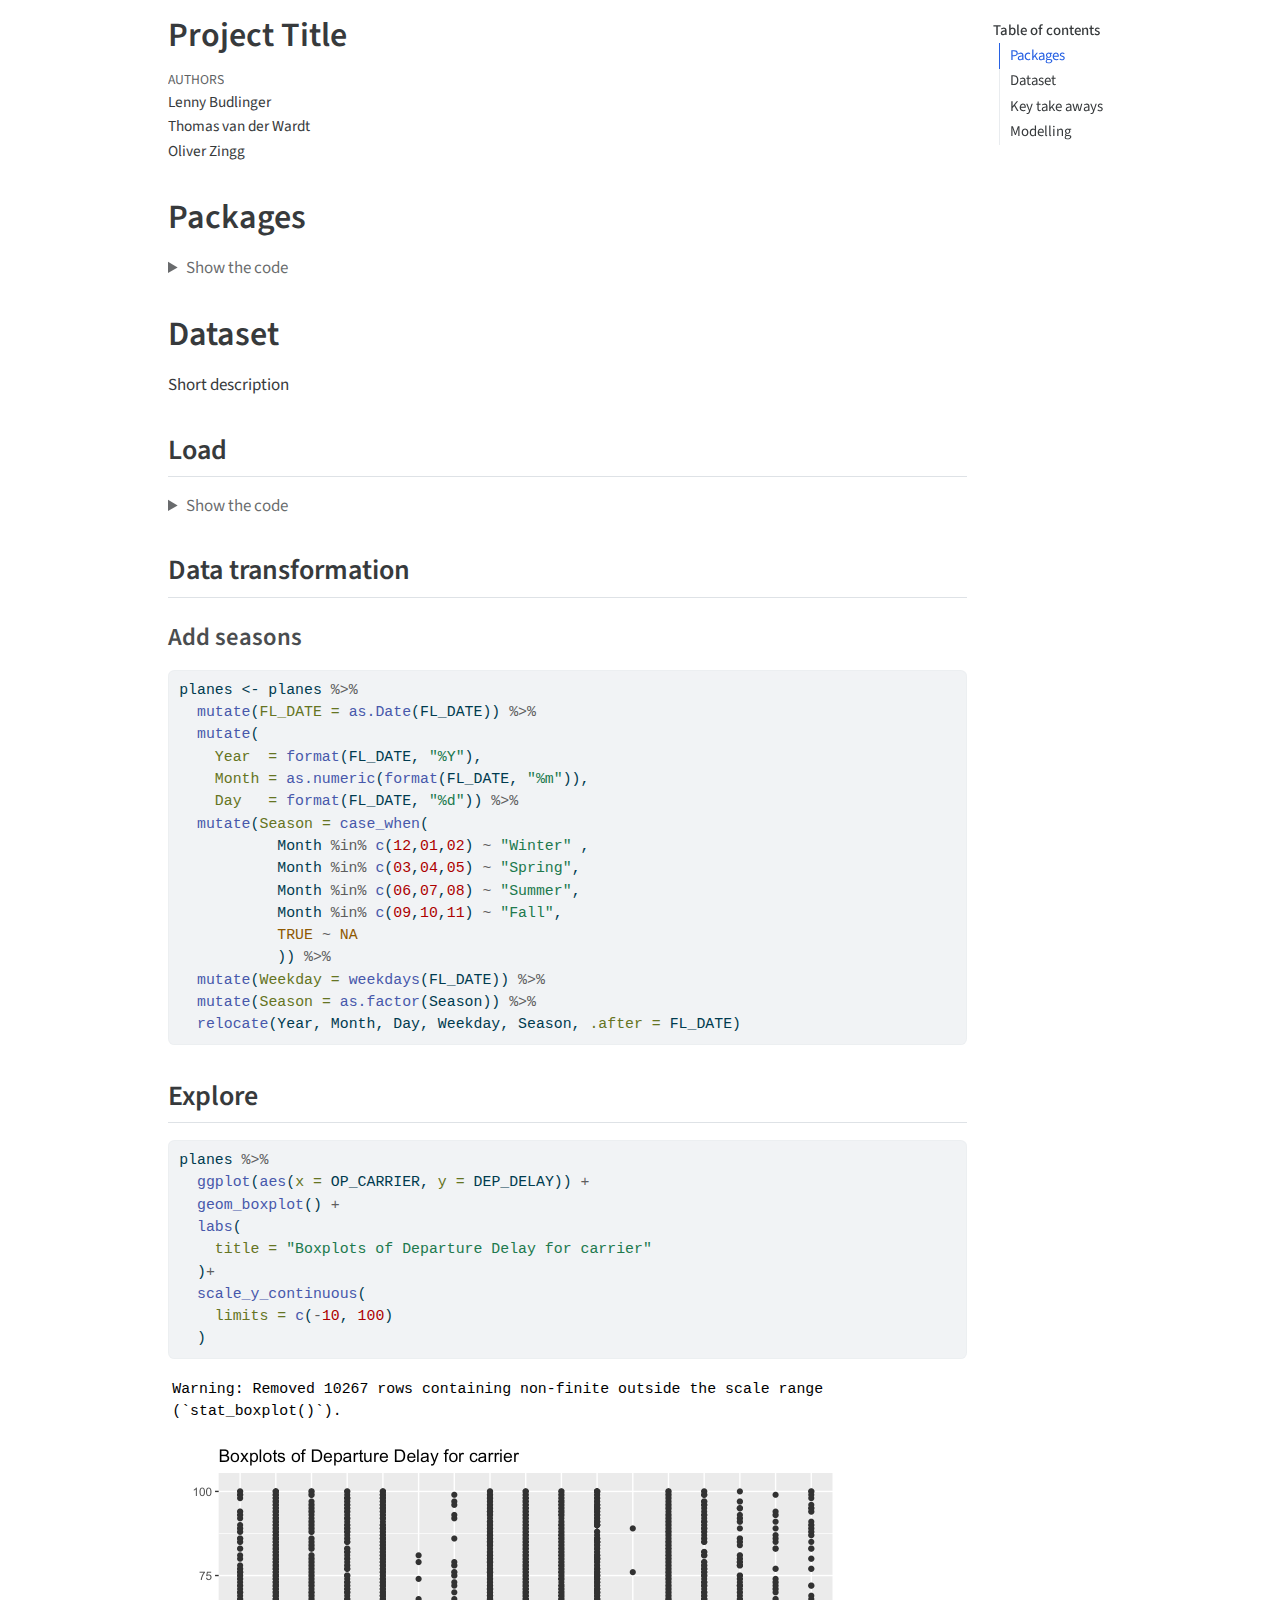
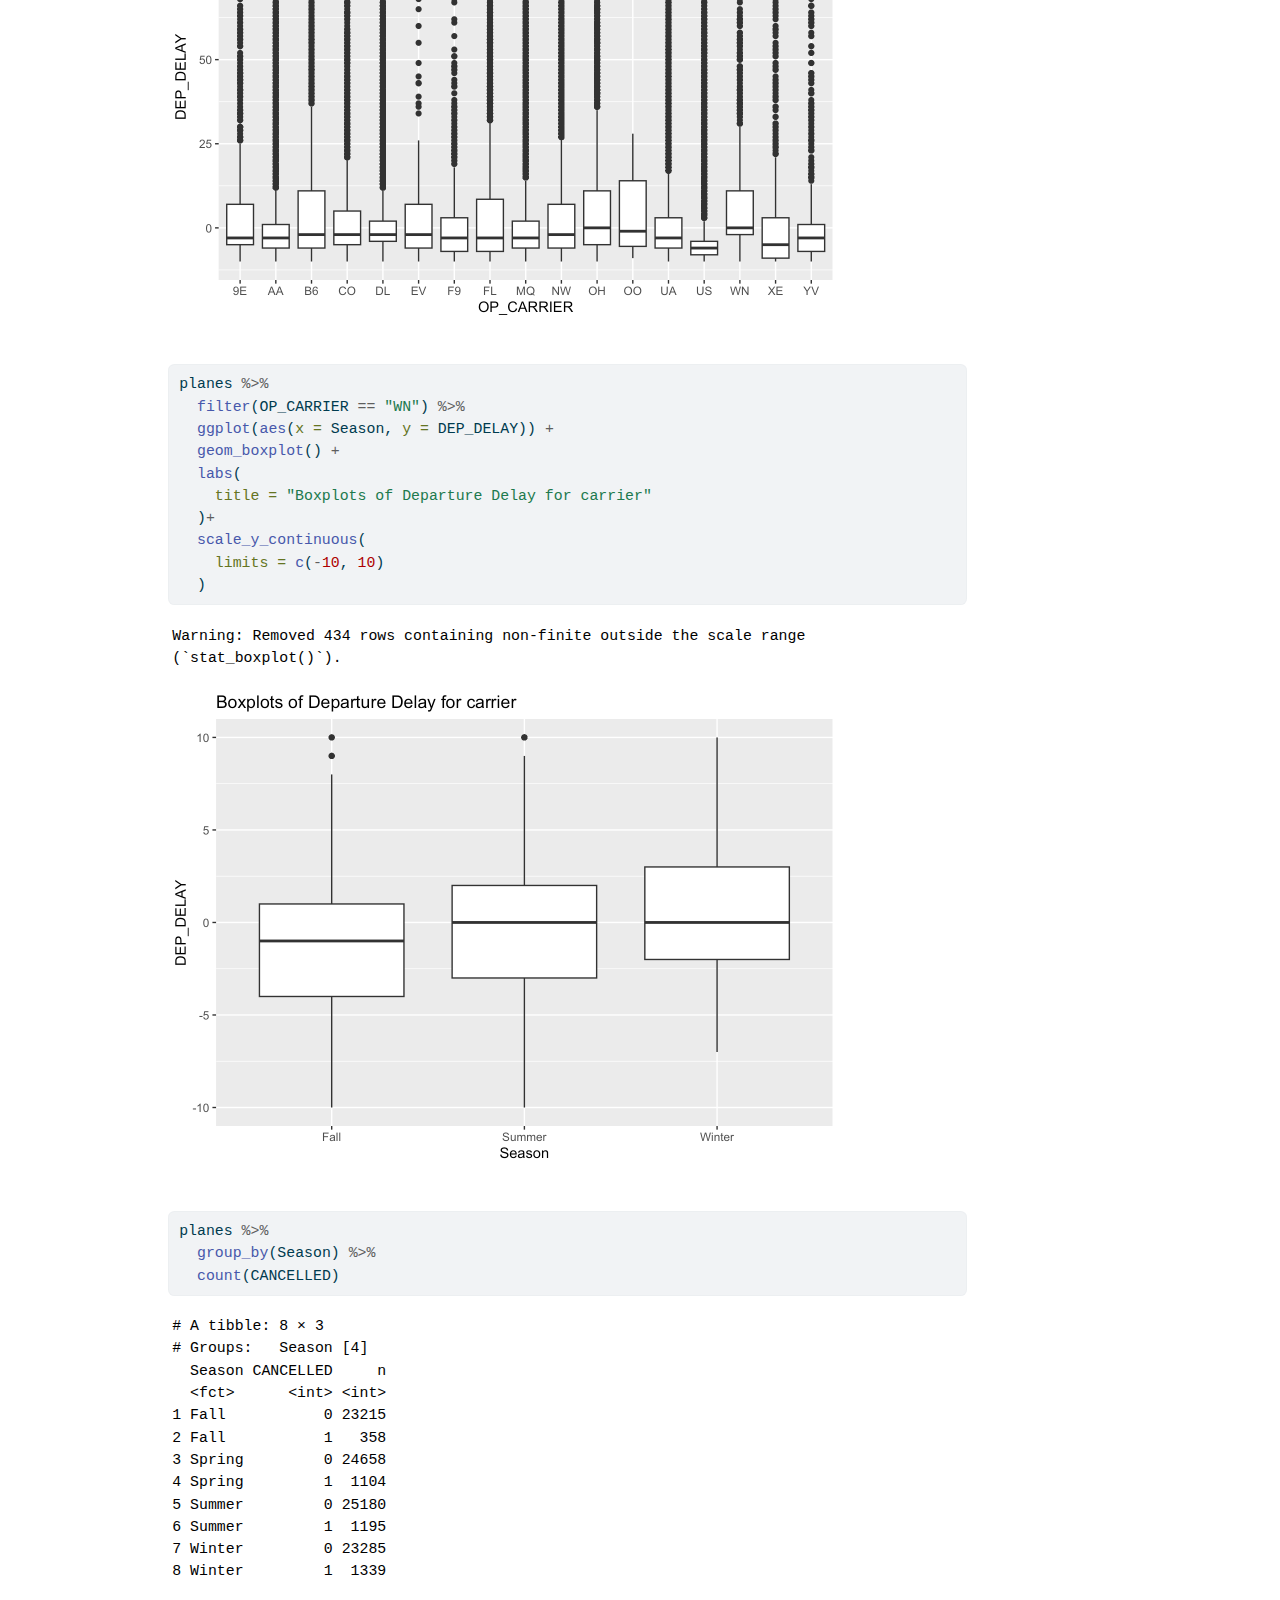
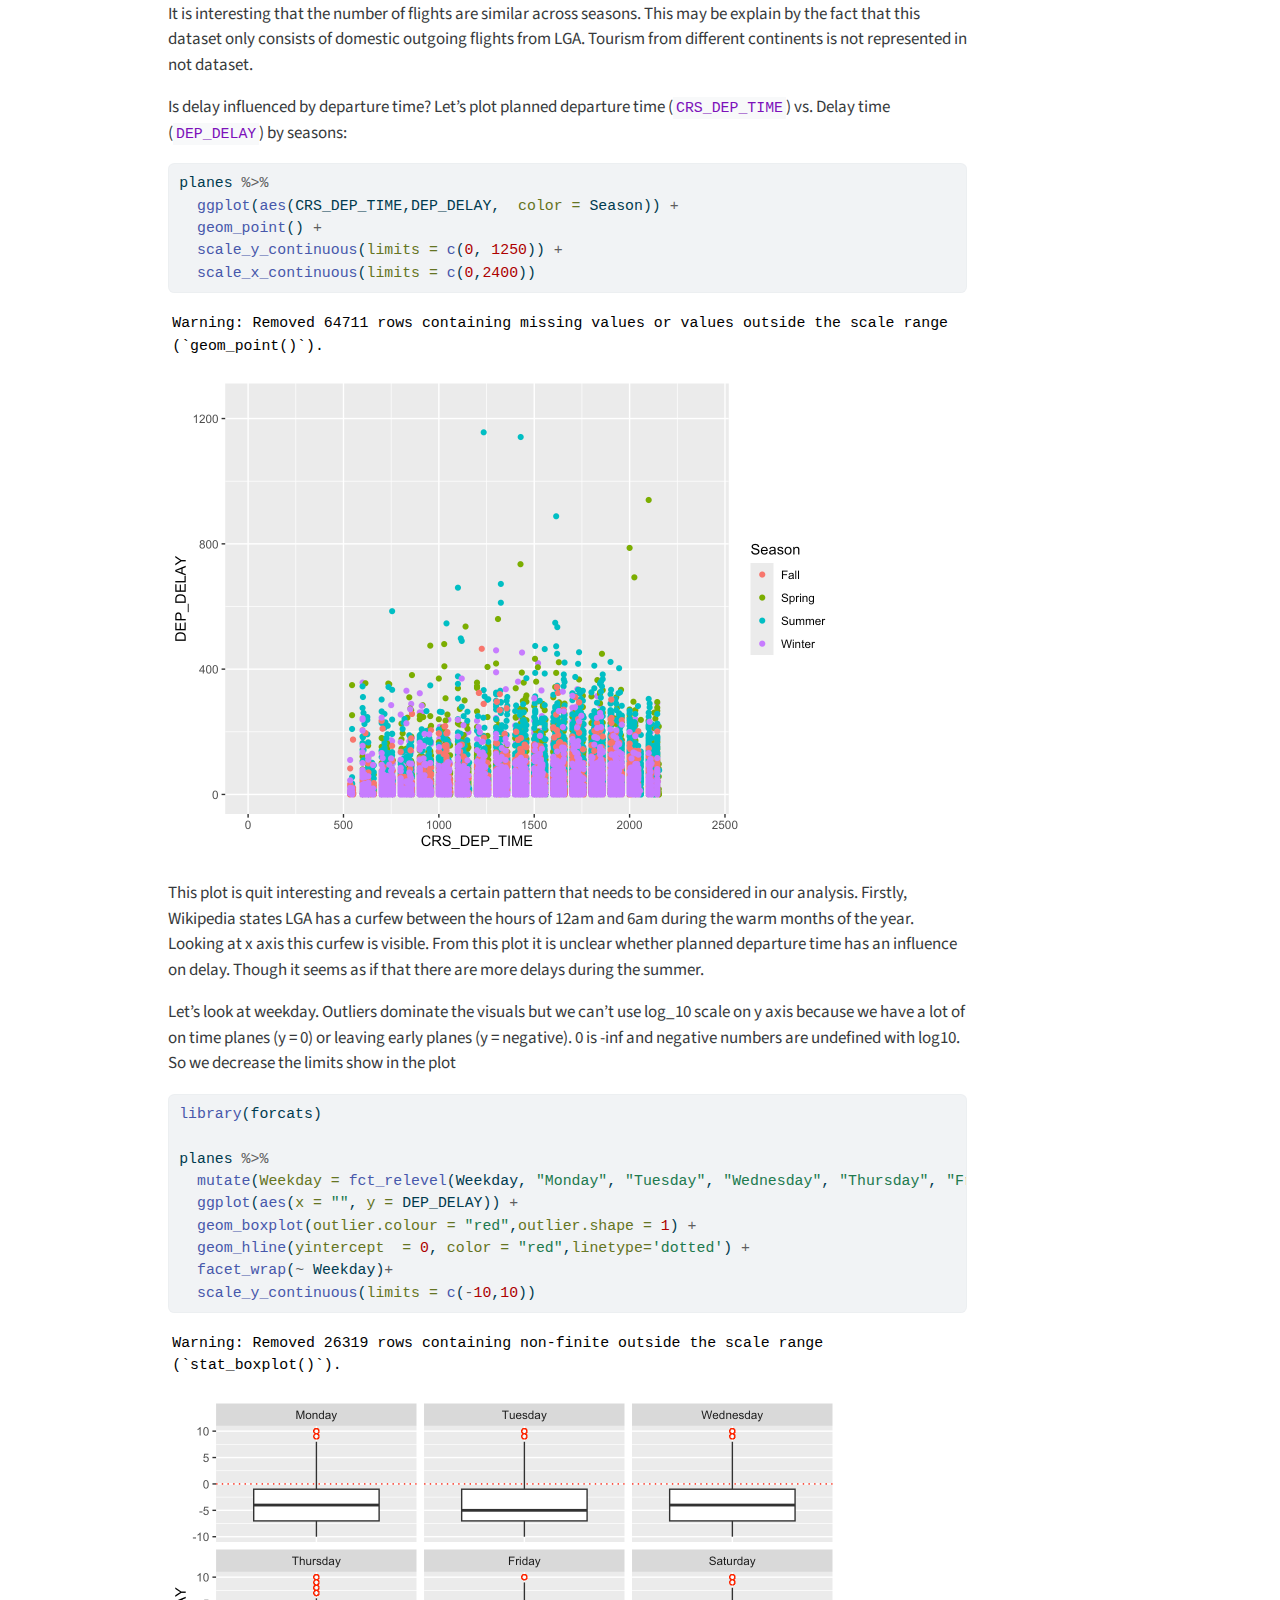
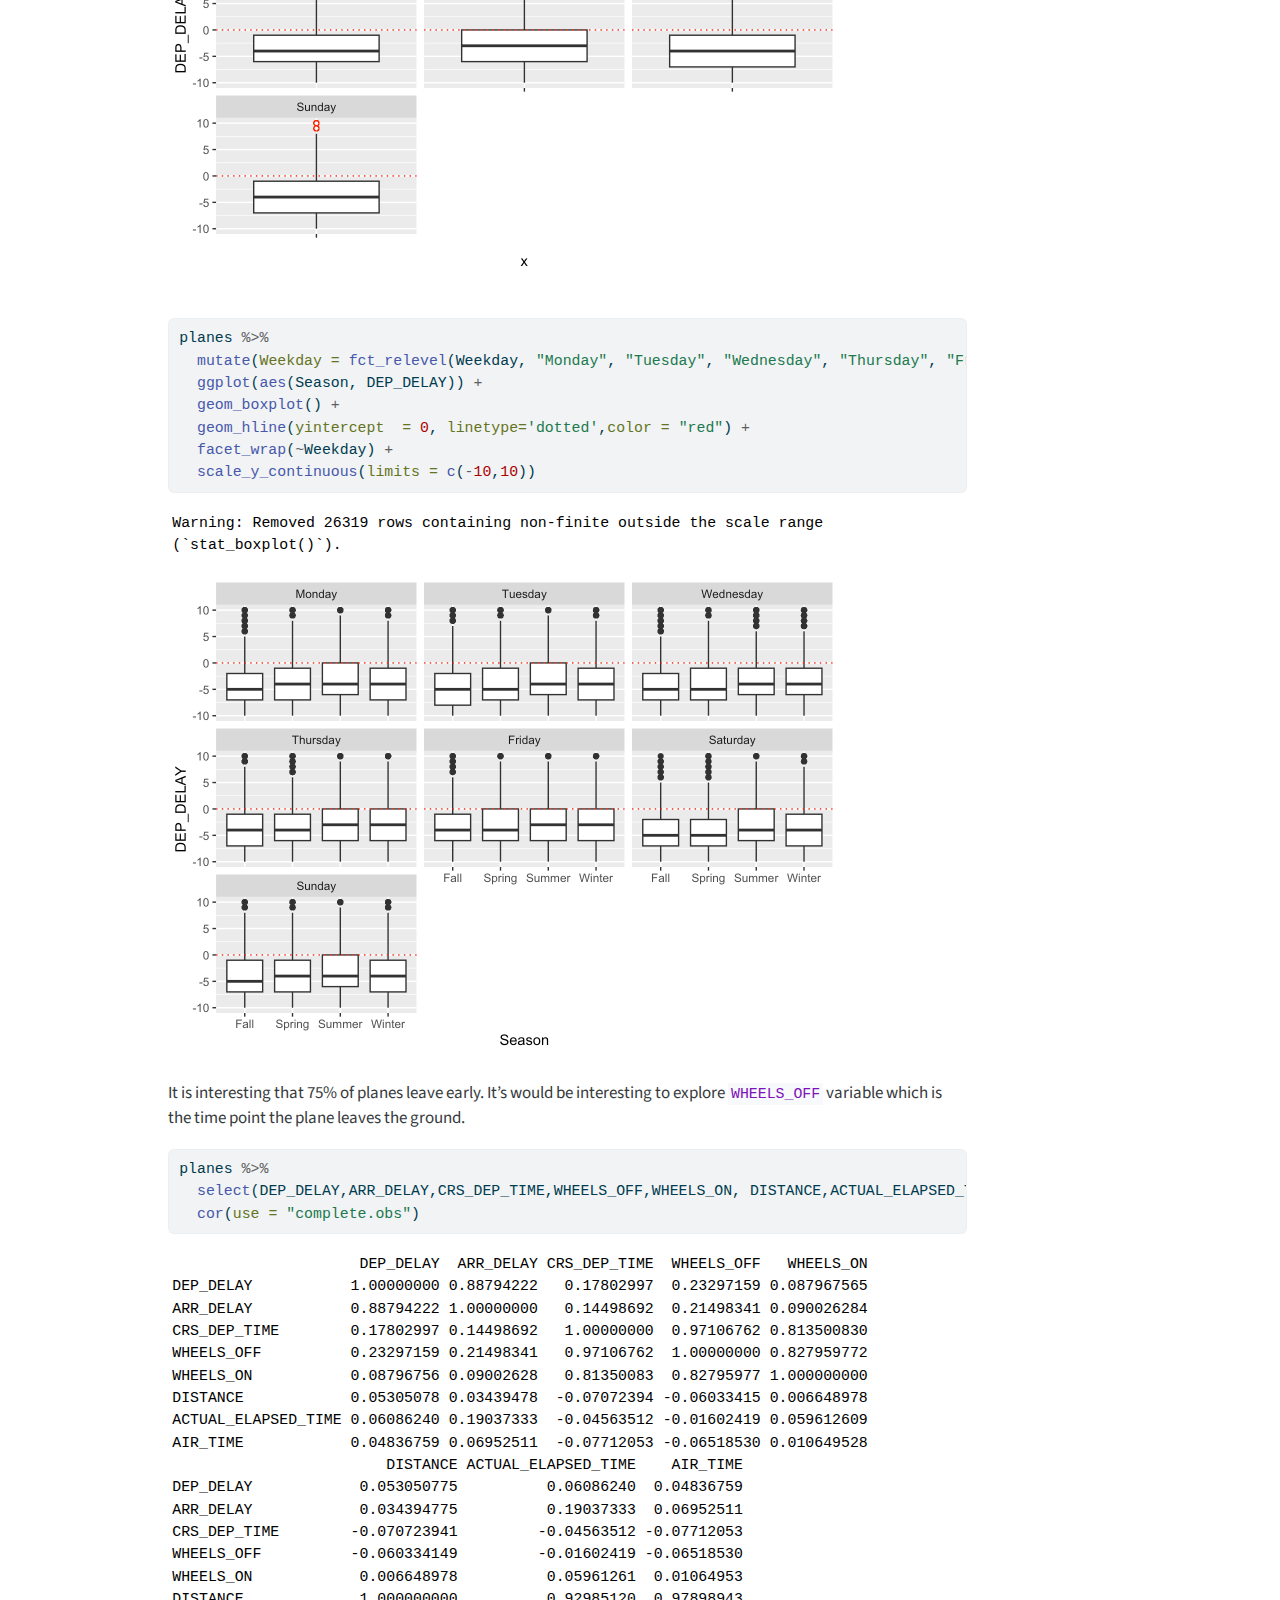
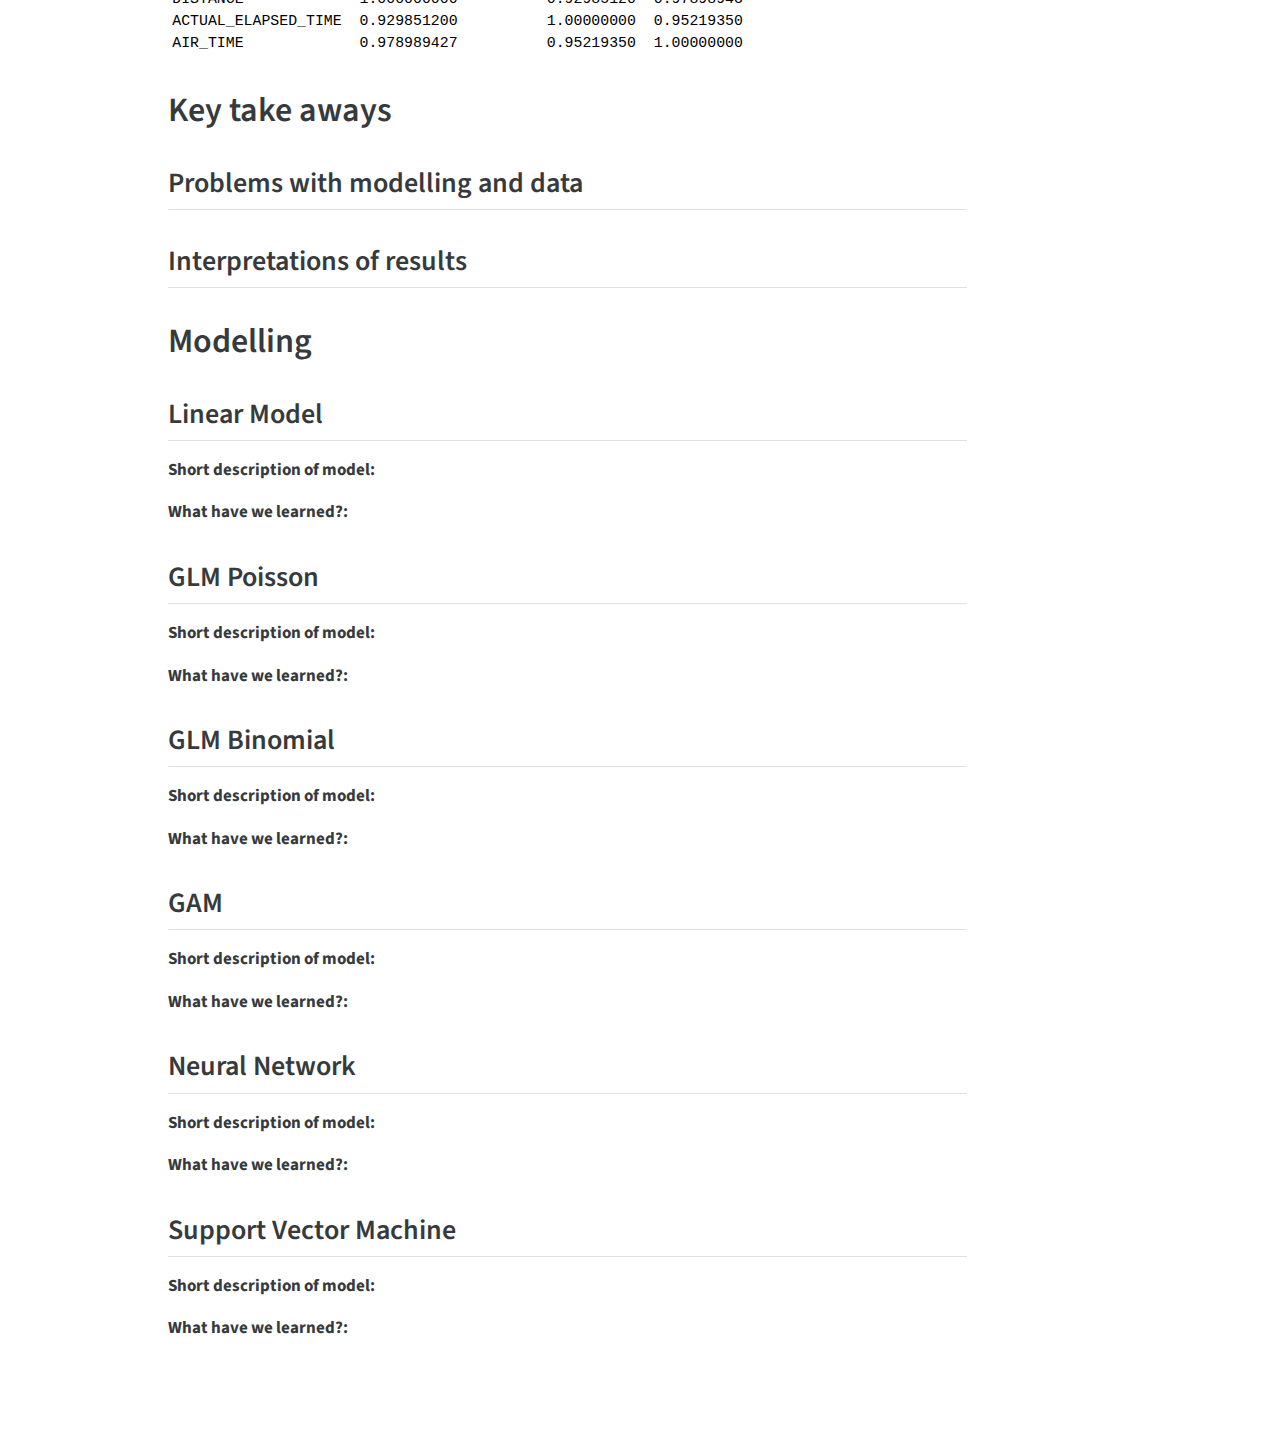
<file: Scripts/main.html>
<!DOCTYPE html>
<html xmlns="http://www.w3.org/1999/xhtml" lang="en" xml:lang="en"><head>

<meta charset="utf-8">
<meta name="generator" content="quarto-1.4.550">

<meta name="viewport" content="width=device-width, initial-scale=1.0, user-scalable=yes">

<meta name="author" content="Lenny Budlinger">
<meta name="author" content="Thomas van der Wardt">
<meta name="author" content="Oliver Zingg">

<title>Project Title</title>
<style>
code{white-space: pre-wrap;}
span.smallcaps{font-variant: small-caps;}
div.columns{display: flex; gap: min(4vw, 1.5em);}
div.column{flex: auto; overflow-x: auto;}
div.hanging-indent{margin-left: 1.5em; text-indent: -1.5em;}
ul.task-list{list-style: none;}
ul.task-list li input[type="checkbox"] {
  width: 0.8em;
  margin: 0 0.8em 0.2em -1em; /* quarto-specific, see https://github.com/quarto-dev/quarto-cli/issues/4556 */ 
  vertical-align: middle;
}
/* CSS for syntax highlighting */
pre > code.sourceCode { white-space: pre; position: relative; }
pre > code.sourceCode > span { line-height: 1.25; }
pre > code.sourceCode > span:empty { height: 1.2em; }
.sourceCode { overflow: visible; }
code.sourceCode > span { color: inherit; text-decoration: inherit; }
div.sourceCode { margin: 1em 0; }
pre.sourceCode { margin: 0; }
@media screen {
div.sourceCode { overflow: auto; }
}
@media print {
pre > code.sourceCode { white-space: pre-wrap; }
pre > code.sourceCode > span { text-indent: -5em; padding-left: 5em; }
}
pre.numberSource code
  { counter-reset: source-line 0; }
pre.numberSource code > span
  { position: relative; left: -4em; counter-increment: source-line; }
pre.numberSource code > span > a:first-child::before
  { content: counter(source-line);
    position: relative; left: -1em; text-align: right; vertical-align: baseline;
    border: none; display: inline-block;
    -webkit-touch-callout: none; -webkit-user-select: none;
    -khtml-user-select: none; -moz-user-select: none;
    -ms-user-select: none; user-select: none;
    padding: 0 4px; width: 4em;
  }
pre.numberSource { margin-left: 3em;  padding-left: 4px; }
div.sourceCode
  {   }
@media screen {
pre > code.sourceCode > span > a:first-child::before { text-decoration: underline; }
}
</style>


<script src="main_files/libs/clipboard/clipboard.min.js"></script>
<script src="main_files/libs/quarto-html/quarto.js"></script>
<script src="main_files/libs/quarto-html/popper.min.js"></script>
<script src="main_files/libs/quarto-html/tippy.umd.min.js"></script>
<script src="main_files/libs/quarto-html/anchor.min.js"></script>
<link href="main_files/libs/quarto-html/tippy.css" rel="stylesheet">
<link href="main_files/libs/quarto-html/quarto-syntax-highlighting.css" rel="stylesheet" id="quarto-text-highlighting-styles">
<script src="main_files/libs/bootstrap/bootstrap.min.js"></script>
<link href="main_files/libs/bootstrap/bootstrap-icons.css" rel="stylesheet">
<link href="main_files/libs/bootstrap/bootstrap.min.css" rel="stylesheet" id="quarto-bootstrap" data-mode="light">


</head>

<body>

<div id="quarto-content" class="page-columns page-rows-contents page-layout-article">
<div id="quarto-margin-sidebar" class="sidebar margin-sidebar">
  <nav id="TOC" role="doc-toc" class="toc-active">
    <h2 id="toc-title">Table of contents</h2>
   
  <ul>
  <li><a href="#packages" id="toc-packages" class="nav-link active" data-scroll-target="#packages">Packages</a></li>
  <li><a href="#dataset" id="toc-dataset" class="nav-link" data-scroll-target="#dataset">Dataset</a>
  <ul class="collapse">
  <li><a href="#load" id="toc-load" class="nav-link" data-scroll-target="#load">Load</a></li>
  <li><a href="#data-transformation" id="toc-data-transformation" class="nav-link" data-scroll-target="#data-transformation">Data transformation</a>
  <ul class="collapse">
  <li><a href="#add-seasons" id="toc-add-seasons" class="nav-link" data-scroll-target="#add-seasons">Add seasons</a></li>
  </ul></li>
  <li><a href="#explore" id="toc-explore" class="nav-link" data-scroll-target="#explore">Explore</a></li>
  </ul></li>
  <li><a href="#key-take-aways" id="toc-key-take-aways" class="nav-link" data-scroll-target="#key-take-aways">Key take aways</a>
  <ul class="collapse">
  <li><a href="#problems-with-modelling-and-data" id="toc-problems-with-modelling-and-data" class="nav-link" data-scroll-target="#problems-with-modelling-and-data">Problems with modelling and data</a></li>
  <li><a href="#interpretations-of-results" id="toc-interpretations-of-results" class="nav-link" data-scroll-target="#interpretations-of-results">Interpretations of results</a></li>
  </ul></li>
  <li><a href="#modelling" id="toc-modelling" class="nav-link" data-scroll-target="#modelling">Modelling</a>
  <ul class="collapse">
  <li><a href="#linear-model" id="toc-linear-model" class="nav-link" data-scroll-target="#linear-model">Linear Model</a></li>
  <li><a href="#glm-poisson" id="toc-glm-poisson" class="nav-link" data-scroll-target="#glm-poisson">GLM Poisson</a></li>
  <li><a href="#glm-binomial" id="toc-glm-binomial" class="nav-link" data-scroll-target="#glm-binomial">GLM Binomial</a></li>
  <li><a href="#gam" id="toc-gam" class="nav-link" data-scroll-target="#gam">GAM</a></li>
  <li><a href="#neural-network" id="toc-neural-network" class="nav-link" data-scroll-target="#neural-network">Neural Network</a></li>
  <li><a href="#support-vector-machine" id="toc-support-vector-machine" class="nav-link" data-scroll-target="#support-vector-machine">Support Vector Machine</a></li>
  </ul></li>
  </ul>
</nav>
</div>
<main class="content" id="quarto-document-content">

<header id="title-block-header" class="quarto-title-block default">
<div class="quarto-title">
<h1 class="title">Project Title</h1>
</div>



<div class="quarto-title-meta">

    <div>
    <div class="quarto-title-meta-heading">Authors</div>
    <div class="quarto-title-meta-contents">
             <p>Lenny Budlinger </p>
             <p>Thomas van der Wardt </p>
             <p>Oliver Zingg </p>
          </div>
  </div>
    
  
    
  </div>
  


</header>


<section id="packages" class="level1">
<h1>Packages</h1>
<div class="cell">
<details class="code-fold">
<summary>Show the code</summary>
<div class="sourceCode cell-code" id="cb1"><pre class="sourceCode r code-with-copy"><code class="sourceCode r"><span id="cb1-1"><a href="#cb1-1" aria-hidden="true" tabindex="-1"></a><span class="co"># Install Packages ---------------------------</span></span>
<span id="cb1-2"><a href="#cb1-2" aria-hidden="true" tabindex="-1"></a></span>
<span id="cb1-3"><a href="#cb1-3" aria-hidden="true" tabindex="-1"></a><span class="co"># install.packages("tidyverse")</span></span>
<span id="cb1-4"><a href="#cb1-4" aria-hidden="true" tabindex="-1"></a><span class="co"># install.packages("lubridate")</span></span>
<span id="cb1-5"><a href="#cb1-5" aria-hidden="true" tabindex="-1"></a><span class="co"># install.packages("gt")</span></span>
<span id="cb1-6"><a href="#cb1-6" aria-hidden="true" tabindex="-1"></a><span class="co"># install.packages("openmeteo")</span></span>
<span id="cb1-7"><a href="#cb1-7" aria-hidden="true" tabindex="-1"></a><span class="co"># Load packages ---------------------------</span></span>
<span id="cb1-8"><a href="#cb1-8" aria-hidden="true" tabindex="-1"></a></span>
<span id="cb1-9"><a href="#cb1-9" aria-hidden="true" tabindex="-1"></a><span class="fu">library</span>(tidyverse) <span class="co"># ggplot for plotting, dplyr for data manipulation</span></span>
<span id="cb1-10"><a href="#cb1-10" aria-hidden="true" tabindex="-1"></a><span class="fu">library</span>(lubridate) <span class="co"># package for handling time variable</span></span>
<span id="cb1-11"><a href="#cb1-11" aria-hidden="true" tabindex="-1"></a><span class="fu">library</span>(hms) <span class="co"># handling time</span></span>
<span id="cb1-12"><a href="#cb1-12" aria-hidden="true" tabindex="-1"></a><span class="fu">library</span>(gt) <span class="co"># Print tables</span></span></code><button title="Copy to Clipboard" class="code-copy-button"><i class="bi"></i></button></pre></div>
</details>
</div>
</section>
<section id="dataset" class="level1">
<h1>Dataset</h1>
<p>Short description</p>
<section id="load" class="level2">
<h2 class="anchored" data-anchor-id="load">Load</h2>
<div class="cell">
<details class="code-fold">
<summary>Show the code</summary>
<div class="sourceCode cell-code" id="cb2"><pre class="sourceCode r code-with-copy"><code class="sourceCode r"><span id="cb2-1"><a href="#cb2-1" aria-hidden="true" tabindex="-1"></a><span class="co"># Load data ---------------------------</span></span>
<span id="cb2-2"><a href="#cb2-2" aria-hidden="true" tabindex="-1"></a></span>
<span id="cb2-3"><a href="#cb2-3" aria-hidden="true" tabindex="-1"></a><span class="co"># get working directory if csv not loading or use absolute path</span></span>
<span id="cb2-4"><a href="#cb2-4" aria-hidden="true" tabindex="-1"></a><span class="co"># getwd() </span></span>
<span id="cb2-5"><a href="#cb2-5" aria-hidden="true" tabindex="-1"></a></span>
<span id="cb2-6"><a href="#cb2-6" aria-hidden="true" tabindex="-1"></a>planes <span class="ot">&lt;-</span> <span class="fu">read.csv</span>(<span class="st">"./../Data/LGA.csv"</span>)</span></code><button title="Copy to Clipboard" class="code-copy-button"><i class="bi"></i></button></pre></div>
</details>
</div>
</section>
<section id="data-transformation" class="level2">
<h2 class="anchored" data-anchor-id="data-transformation">Data transformation</h2>
<section id="add-seasons" class="level3">
<h3 class="anchored" data-anchor-id="add-seasons">Add seasons</h3>
<div class="cell">
<div class="sourceCode cell-code" id="cb3"><pre class="sourceCode r code-with-copy"><code class="sourceCode r"><span id="cb3-1"><a href="#cb3-1" aria-hidden="true" tabindex="-1"></a>planes <span class="ot">&lt;-</span> planes <span class="sc">%&gt;%</span> </span>
<span id="cb3-2"><a href="#cb3-2" aria-hidden="true" tabindex="-1"></a>  <span class="fu">mutate</span>(<span class="at">FL_DATE =</span> <span class="fu">as.Date</span>(FL_DATE)) <span class="sc">%&gt;%</span> </span>
<span id="cb3-3"><a href="#cb3-3" aria-hidden="true" tabindex="-1"></a>  <span class="fu">mutate</span>(</span>
<span id="cb3-4"><a href="#cb3-4" aria-hidden="true" tabindex="-1"></a>    <span class="at">Year  =</span> <span class="fu">format</span>(FL_DATE, <span class="st">"%Y"</span>),</span>
<span id="cb3-5"><a href="#cb3-5" aria-hidden="true" tabindex="-1"></a>    <span class="at">Month =</span> <span class="fu">as.numeric</span>(<span class="fu">format</span>(FL_DATE, <span class="st">"%m"</span>)),</span>
<span id="cb3-6"><a href="#cb3-6" aria-hidden="true" tabindex="-1"></a>    <span class="at">Day   =</span> <span class="fu">format</span>(FL_DATE, <span class="st">"%d"</span>)) <span class="sc">%&gt;%</span> </span>
<span id="cb3-7"><a href="#cb3-7" aria-hidden="true" tabindex="-1"></a>  <span class="fu">mutate</span>(<span class="at">Season =</span> <span class="fu">case_when</span>( </span>
<span id="cb3-8"><a href="#cb3-8" aria-hidden="true" tabindex="-1"></a>           Month <span class="sc">%in%</span> <span class="fu">c</span>(<span class="dv">12</span>,<span class="dv">01</span>,<span class="dv">02</span>) <span class="sc">~</span> <span class="st">"Winter"</span> ,</span>
<span id="cb3-9"><a href="#cb3-9" aria-hidden="true" tabindex="-1"></a>           Month <span class="sc">%in%</span> <span class="fu">c</span>(<span class="dv">03</span>,<span class="dv">04</span>,<span class="dv">05</span>) <span class="sc">~</span> <span class="st">"Spring"</span>,</span>
<span id="cb3-10"><a href="#cb3-10" aria-hidden="true" tabindex="-1"></a>           Month <span class="sc">%in%</span> <span class="fu">c</span>(<span class="dv">06</span>,<span class="dv">07</span>,<span class="dv">08</span>) <span class="sc">~</span> <span class="st">"Summer"</span>,</span>
<span id="cb3-11"><a href="#cb3-11" aria-hidden="true" tabindex="-1"></a>           Month <span class="sc">%in%</span> <span class="fu">c</span>(<span class="dv">09</span>,<span class="dv">10</span>,<span class="dv">11</span>) <span class="sc">~</span> <span class="st">"Fall"</span>,</span>
<span id="cb3-12"><a href="#cb3-12" aria-hidden="true" tabindex="-1"></a>           <span class="cn">TRUE</span> <span class="sc">~</span> <span class="cn">NA</span></span>
<span id="cb3-13"><a href="#cb3-13" aria-hidden="true" tabindex="-1"></a>           )) <span class="sc">%&gt;%</span> </span>
<span id="cb3-14"><a href="#cb3-14" aria-hidden="true" tabindex="-1"></a>  <span class="fu">mutate</span>(<span class="at">Weekday =</span> <span class="fu">weekdays</span>(FL_DATE)) <span class="sc">%&gt;%</span></span>
<span id="cb3-15"><a href="#cb3-15" aria-hidden="true" tabindex="-1"></a>  <span class="fu">mutate</span>(<span class="at">Season =</span> <span class="fu">as.factor</span>(Season)) <span class="sc">%&gt;%</span> </span>
<span id="cb3-16"><a href="#cb3-16" aria-hidden="true" tabindex="-1"></a>  <span class="fu">relocate</span>(Year, Month, Day, Weekday, Season, <span class="at">.after =</span> FL_DATE) </span></code><button title="Copy to Clipboard" class="code-copy-button"><i class="bi"></i></button></pre></div>
</div>
</section>
</section>
<section id="explore" class="level2">
<h2 class="anchored" data-anchor-id="explore">Explore</h2>
<div class="cell">
<div class="sourceCode cell-code" id="cb4"><pre class="sourceCode r code-with-copy"><code class="sourceCode r"><span id="cb4-1"><a href="#cb4-1" aria-hidden="true" tabindex="-1"></a>planes <span class="sc">%&gt;%</span> </span>
<span id="cb4-2"><a href="#cb4-2" aria-hidden="true" tabindex="-1"></a>  <span class="fu">ggplot</span>(<span class="fu">aes</span>(<span class="at">x =</span> OP_CARRIER, <span class="at">y =</span> DEP_DELAY)) <span class="sc">+</span> </span>
<span id="cb4-3"><a href="#cb4-3" aria-hidden="true" tabindex="-1"></a>  <span class="fu">geom_boxplot</span>() <span class="sc">+</span></span>
<span id="cb4-4"><a href="#cb4-4" aria-hidden="true" tabindex="-1"></a>  <span class="fu">labs</span>(</span>
<span id="cb4-5"><a href="#cb4-5" aria-hidden="true" tabindex="-1"></a>    <span class="at">title =</span> <span class="st">"Boxplots of Departure Delay for carrier"</span></span>
<span id="cb4-6"><a href="#cb4-6" aria-hidden="true" tabindex="-1"></a>  )<span class="sc">+</span></span>
<span id="cb4-7"><a href="#cb4-7" aria-hidden="true" tabindex="-1"></a>  <span class="fu">scale_y_continuous</span>(</span>
<span id="cb4-8"><a href="#cb4-8" aria-hidden="true" tabindex="-1"></a>    <span class="at">limits =</span> <span class="fu">c</span>(<span class="sc">-</span><span class="dv">10</span>, <span class="dv">100</span>)</span>
<span id="cb4-9"><a href="#cb4-9" aria-hidden="true" tabindex="-1"></a>  )</span></code><button title="Copy to Clipboard" class="code-copy-button"><i class="bi"></i></button></pre></div>
<div class="cell-output cell-output-stderr">
<pre><code>Warning: Removed 10267 rows containing non-finite outside the scale range
(`stat_boxplot()`).</code></pre>
</div>
<div class="cell-output-display">
<div>
<figure class="figure">
<p><img src="main_files/figure-html/unnamed-chunk-4-1.png" class="img-fluid figure-img" width="672"></p>
</figure>
</div>
</div>
</div>
<div class="cell">
<div class="sourceCode cell-code" id="cb6"><pre class="sourceCode r code-with-copy"><code class="sourceCode r"><span id="cb6-1"><a href="#cb6-1" aria-hidden="true" tabindex="-1"></a>planes <span class="sc">%&gt;%</span> </span>
<span id="cb6-2"><a href="#cb6-2" aria-hidden="true" tabindex="-1"></a>  <span class="fu">filter</span>(OP_CARRIER <span class="sc">==</span> <span class="st">"WN"</span>) <span class="sc">%&gt;%</span> </span>
<span id="cb6-3"><a href="#cb6-3" aria-hidden="true" tabindex="-1"></a>  <span class="fu">ggplot</span>(<span class="fu">aes</span>(<span class="at">x =</span> Season, <span class="at">y =</span> DEP_DELAY)) <span class="sc">+</span> </span>
<span id="cb6-4"><a href="#cb6-4" aria-hidden="true" tabindex="-1"></a>  <span class="fu">geom_boxplot</span>() <span class="sc">+</span></span>
<span id="cb6-5"><a href="#cb6-5" aria-hidden="true" tabindex="-1"></a>  <span class="fu">labs</span>(</span>
<span id="cb6-6"><a href="#cb6-6" aria-hidden="true" tabindex="-1"></a>    <span class="at">title =</span> <span class="st">"Boxplots of Departure Delay for carrier"</span></span>
<span id="cb6-7"><a href="#cb6-7" aria-hidden="true" tabindex="-1"></a>  )<span class="sc">+</span></span>
<span id="cb6-8"><a href="#cb6-8" aria-hidden="true" tabindex="-1"></a>  <span class="fu">scale_y_continuous</span>(</span>
<span id="cb6-9"><a href="#cb6-9" aria-hidden="true" tabindex="-1"></a>    <span class="at">limits =</span> <span class="fu">c</span>(<span class="sc">-</span><span class="dv">10</span>, <span class="dv">10</span>)</span>
<span id="cb6-10"><a href="#cb6-10" aria-hidden="true" tabindex="-1"></a>  )</span></code><button title="Copy to Clipboard" class="code-copy-button"><i class="bi"></i></button></pre></div>
<div class="cell-output cell-output-stderr">
<pre><code>Warning: Removed 434 rows containing non-finite outside the scale range
(`stat_boxplot()`).</code></pre>
</div>
<div class="cell-output-display">
<div>
<figure class="figure">
<p><img src="main_files/figure-html/unnamed-chunk-5-1.png" class="img-fluid figure-img" width="672"></p>
</figure>
</div>
</div>
</div>
<div class="cell">
<div class="sourceCode cell-code" id="cb8"><pre class="sourceCode r code-with-copy"><code class="sourceCode r"><span id="cb8-1"><a href="#cb8-1" aria-hidden="true" tabindex="-1"></a>planes <span class="sc">%&gt;%</span> </span>
<span id="cb8-2"><a href="#cb8-2" aria-hidden="true" tabindex="-1"></a>  <span class="fu">group_by</span>(Season) <span class="sc">%&gt;%</span> </span>
<span id="cb8-3"><a href="#cb8-3" aria-hidden="true" tabindex="-1"></a>  <span class="fu">count</span>(CANCELLED)</span></code><button title="Copy to Clipboard" class="code-copy-button"><i class="bi"></i></button></pre></div>
<div class="cell-output cell-output-stdout">
<pre><code># A tibble: 8 × 3
# Groups:   Season [4]
  Season CANCELLED     n
  &lt;fct&gt;      &lt;int&gt; &lt;int&gt;
1 Fall           0 23215
2 Fall           1   358
3 Spring         0 24658
4 Spring         1  1104
5 Summer         0 25180
6 Summer         1  1195
7 Winter         0 23285
8 Winter         1  1339</code></pre>
</div>
</div>
<p>It is interesting that the number of flights are similar across seasons. This may be explain by the fact that this dataset only consists of domestic outgoing flights from LGA. Tourism from different continents is not represented in not dataset.</p>
<p>Is delay influenced by departure time? Let’s plot planned departure time (<code>CRS_DEP_TIME</code>) vs.&nbsp;Delay time (<code>DEP_DELAY</code>) by seasons:</p>
<div class="cell">
<div class="sourceCode cell-code" id="cb10"><pre class="sourceCode r code-with-copy"><code class="sourceCode r"><span id="cb10-1"><a href="#cb10-1" aria-hidden="true" tabindex="-1"></a>planes <span class="sc">%&gt;%</span> </span>
<span id="cb10-2"><a href="#cb10-2" aria-hidden="true" tabindex="-1"></a>  <span class="fu">ggplot</span>(<span class="fu">aes</span>(CRS_DEP_TIME,DEP_DELAY,  <span class="at">color =</span> Season)) <span class="sc">+</span> </span>
<span id="cb10-3"><a href="#cb10-3" aria-hidden="true" tabindex="-1"></a>  <span class="fu">geom_point</span>() <span class="sc">+</span></span>
<span id="cb10-4"><a href="#cb10-4" aria-hidden="true" tabindex="-1"></a>  <span class="fu">scale_y_continuous</span>(<span class="at">limits =</span> <span class="fu">c</span>(<span class="dv">0</span>, <span class="dv">1250</span>)) <span class="sc">+</span></span>
<span id="cb10-5"><a href="#cb10-5" aria-hidden="true" tabindex="-1"></a>  <span class="fu">scale_x_continuous</span>(<span class="at">limits =</span> <span class="fu">c</span>(<span class="dv">0</span>,<span class="dv">2400</span>)) </span></code><button title="Copy to Clipboard" class="code-copy-button"><i class="bi"></i></button></pre></div>
<div class="cell-output cell-output-stderr">
<pre><code>Warning: Removed 64711 rows containing missing values or values outside the scale range
(`geom_point()`).</code></pre>
</div>
<div class="cell-output-display">
<div>
<figure class="figure">
<p><img src="main_files/figure-html/unnamed-chunk-7-1.png" class="img-fluid figure-img" width="672"></p>
</figure>
</div>
</div>
</div>
<p>This plot is quit interesting and reveals a certain pattern that needs to be considered in our analysis. Firstly, Wikipedia states LGA has a curfew between the hours of 12am and 6am during the warm months of the year. Looking at x axis this curfew is visible. From this plot it is unclear whether planned departure time has an influence on delay. Though it seems as if that there are more delays during the summer.</p>
<p>Let’s look at weekday. Outliers dominate the visuals but we can’t use log_10 scale on y axis because we have a lot of on time planes (y = 0) or leaving early planes (y = negative). 0 is -inf and negative numbers are undefined with log10. So we decrease the limits show in the plot</p>
<div class="cell">
<div class="sourceCode cell-code" id="cb12"><pre class="sourceCode r code-with-copy"><code class="sourceCode r"><span id="cb12-1"><a href="#cb12-1" aria-hidden="true" tabindex="-1"></a><span class="fu">library</span>(forcats)</span>
<span id="cb12-2"><a href="#cb12-2" aria-hidden="true" tabindex="-1"></a></span>
<span id="cb12-3"><a href="#cb12-3" aria-hidden="true" tabindex="-1"></a>planes <span class="sc">%&gt;%</span> </span>
<span id="cb12-4"><a href="#cb12-4" aria-hidden="true" tabindex="-1"></a>  <span class="fu">mutate</span>(<span class="at">Weekday =</span> <span class="fu">fct_relevel</span>(Weekday, <span class="st">"Monday"</span>, <span class="st">"Tuesday"</span>, <span class="st">"Wednesday"</span>, <span class="st">"Thursday"</span>, <span class="st">"Friday"</span>, <span class="st">"Saturday"</span>, <span class="st">"Sunday"</span>)) <span class="sc">%&gt;%</span></span>
<span id="cb12-5"><a href="#cb12-5" aria-hidden="true" tabindex="-1"></a>  <span class="fu">ggplot</span>(<span class="fu">aes</span>(<span class="at">x =</span> <span class="st">""</span>, <span class="at">y =</span> DEP_DELAY)) <span class="sc">+</span> </span>
<span id="cb12-6"><a href="#cb12-6" aria-hidden="true" tabindex="-1"></a>  <span class="fu">geom_boxplot</span>(<span class="at">outlier.colour =</span> <span class="st">"red"</span>,<span class="at">outlier.shape =</span> <span class="dv">1</span>) <span class="sc">+</span> </span>
<span id="cb12-7"><a href="#cb12-7" aria-hidden="true" tabindex="-1"></a>  <span class="fu">geom_hline</span>(<span class="at">yintercept  =</span> <span class="dv">0</span>, <span class="at">color =</span> <span class="st">"red"</span>,<span class="at">linetype=</span><span class="st">'dotted'</span>) <span class="sc">+</span></span>
<span id="cb12-8"><a href="#cb12-8" aria-hidden="true" tabindex="-1"></a>  <span class="fu">facet_wrap</span>(<span class="sc">~</span> Weekday)<span class="sc">+</span> </span>
<span id="cb12-9"><a href="#cb12-9" aria-hidden="true" tabindex="-1"></a>  <span class="fu">scale_y_continuous</span>(<span class="at">limits =</span> <span class="fu">c</span>(<span class="sc">-</span><span class="dv">10</span>,<span class="dv">10</span>))</span></code><button title="Copy to Clipboard" class="code-copy-button"><i class="bi"></i></button></pre></div>
<div class="cell-output cell-output-stderr">
<pre><code>Warning: Removed 26319 rows containing non-finite outside the scale range
(`stat_boxplot()`).</code></pre>
</div>
<div class="cell-output-display">
<div>
<figure class="figure">
<p><img src="main_files/figure-html/unnamed-chunk-8-1.png" class="img-fluid figure-img" width="672"></p>
</figure>
</div>
</div>
</div>
<div class="cell">
<div class="sourceCode cell-code" id="cb14"><pre class="sourceCode r code-with-copy"><code class="sourceCode r"><span id="cb14-1"><a href="#cb14-1" aria-hidden="true" tabindex="-1"></a>planes <span class="sc">%&gt;%</span> </span>
<span id="cb14-2"><a href="#cb14-2" aria-hidden="true" tabindex="-1"></a>  <span class="fu">mutate</span>(<span class="at">Weekday =</span> <span class="fu">fct_relevel</span>(Weekday, <span class="st">"Monday"</span>, <span class="st">"Tuesday"</span>, <span class="st">"Wednesday"</span>, <span class="st">"Thursday"</span>, <span class="st">"Friday"</span>, <span class="st">"Saturday"</span>, <span class="st">"Sunday"</span>)) <span class="sc">%&gt;%</span></span>
<span id="cb14-3"><a href="#cb14-3" aria-hidden="true" tabindex="-1"></a>  <span class="fu">ggplot</span>(<span class="fu">aes</span>(Season, DEP_DELAY)) <span class="sc">+</span> </span>
<span id="cb14-4"><a href="#cb14-4" aria-hidden="true" tabindex="-1"></a>  <span class="fu">geom_boxplot</span>() <span class="sc">+</span> </span>
<span id="cb14-5"><a href="#cb14-5" aria-hidden="true" tabindex="-1"></a>  <span class="fu">geom_hline</span>(<span class="at">yintercept  =</span> <span class="dv">0</span>, <span class="at">linetype=</span><span class="st">'dotted'</span>,<span class="at">color =</span> <span class="st">"red"</span>) <span class="sc">+</span></span>
<span id="cb14-6"><a href="#cb14-6" aria-hidden="true" tabindex="-1"></a>  <span class="fu">facet_wrap</span>(<span class="sc">~</span>Weekday) <span class="sc">+</span> </span>
<span id="cb14-7"><a href="#cb14-7" aria-hidden="true" tabindex="-1"></a>  <span class="fu">scale_y_continuous</span>(<span class="at">limits =</span> <span class="fu">c</span>(<span class="sc">-</span><span class="dv">10</span>,<span class="dv">10</span>)) </span></code><button title="Copy to Clipboard" class="code-copy-button"><i class="bi"></i></button></pre></div>
<div class="cell-output cell-output-stderr">
<pre><code>Warning: Removed 26319 rows containing non-finite outside the scale range
(`stat_boxplot()`).</code></pre>
</div>
<div class="cell-output-display">
<div>
<figure class="figure">
<p><img src="main_files/figure-html/unnamed-chunk-9-1.png" class="img-fluid figure-img" width="672"></p>
</figure>
</div>
</div>
</div>
<p>It is interesting that 75% of planes leave early. It’s would be interesting to explore <code>WHEELS_OFF</code> variable which is the time point the plane leaves the ground.</p>
<div class="cell">
<div class="sourceCode cell-code" id="cb16"><pre class="sourceCode r code-with-copy"><code class="sourceCode r"><span id="cb16-1"><a href="#cb16-1" aria-hidden="true" tabindex="-1"></a>planes <span class="sc">%&gt;%</span> </span>
<span id="cb16-2"><a href="#cb16-2" aria-hidden="true" tabindex="-1"></a>  <span class="fu">select</span>(DEP_DELAY,ARR_DELAY,CRS_DEP_TIME,WHEELS_OFF,WHEELS_ON, DISTANCE,ACTUAL_ELAPSED_TIME,AIR_TIME) <span class="sc">%&gt;%</span> </span>
<span id="cb16-3"><a href="#cb16-3" aria-hidden="true" tabindex="-1"></a>  <span class="fu">cor</span>(<span class="at">use =</span> <span class="st">"complete.obs"</span>)</span></code><button title="Copy to Clipboard" class="code-copy-button"><i class="bi"></i></button></pre></div>
<div class="cell-output cell-output-stdout">
<pre><code>                     DEP_DELAY  ARR_DELAY CRS_DEP_TIME  WHEELS_OFF   WHEELS_ON
DEP_DELAY           1.00000000 0.88794222   0.17802997  0.23297159 0.087967565
ARR_DELAY           0.88794222 1.00000000   0.14498692  0.21498341 0.090026284
CRS_DEP_TIME        0.17802997 0.14498692   1.00000000  0.97106762 0.813500830
WHEELS_OFF          0.23297159 0.21498341   0.97106762  1.00000000 0.827959772
WHEELS_ON           0.08796756 0.09002628   0.81350083  0.82795977 1.000000000
DISTANCE            0.05305078 0.03439478  -0.07072394 -0.06033415 0.006648978
ACTUAL_ELAPSED_TIME 0.06086240 0.19037333  -0.04563512 -0.01602419 0.059612609
AIR_TIME            0.04836759 0.06952511  -0.07712053 -0.06518530 0.010649528
                        DISTANCE ACTUAL_ELAPSED_TIME    AIR_TIME
DEP_DELAY            0.053050775          0.06086240  0.04836759
ARR_DELAY            0.034394775          0.19037333  0.06952511
CRS_DEP_TIME        -0.070723941         -0.04563512 -0.07712053
WHEELS_OFF          -0.060334149         -0.01602419 -0.06518530
WHEELS_ON            0.006648978          0.05961261  0.01064953
DISTANCE             1.000000000          0.92985120  0.97898943
ACTUAL_ELAPSED_TIME  0.929851200          1.00000000  0.95219350
AIR_TIME             0.978989427          0.95219350  1.00000000</code></pre>
</div>
</div>
</section>
</section>
<section id="key-take-aways" class="level1">
<h1>Key take aways</h1>
<section id="problems-with-modelling-and-data" class="level2">
<h2 class="anchored" data-anchor-id="problems-with-modelling-and-data">Problems with modelling and data</h2>
</section>
<section id="interpretations-of-results" class="level2">
<h2 class="anchored" data-anchor-id="interpretations-of-results">Interpretations of results</h2>
</section>
</section>
<section id="modelling" class="level1">
<h1>Modelling</h1>
<section id="linear-model" class="level2">
<h2 class="anchored" data-anchor-id="linear-model">Linear Model</h2>
<p><strong>Short description of model:</strong></p>
<p><strong>What have we learned?:</strong></p>
</section>
<section id="glm-poisson" class="level2">
<h2 class="anchored" data-anchor-id="glm-poisson">GLM Poisson</h2>
<p><strong>Short description of model:</strong></p>
<p><strong>What have we learned?:</strong></p>
</section>
<section id="glm-binomial" class="level2">
<h2 class="anchored" data-anchor-id="glm-binomial">GLM Binomial</h2>
<p><strong>Short description of model:</strong></p>
<p><strong>What have we learned?:</strong></p>
</section>
<section id="gam" class="level2">
<h2 class="anchored" data-anchor-id="gam">GAM</h2>
<p><strong>Short description of model:</strong></p>
<p><strong>What have we learned?:</strong></p>
</section>
<section id="neural-network" class="level2">
<h2 class="anchored" data-anchor-id="neural-network">Neural Network</h2>
<p><strong>Short description of model:</strong></p>
<p><strong>What have we learned?:</strong></p>
</section>
<section id="support-vector-machine" class="level2">
<h2 class="anchored" data-anchor-id="support-vector-machine">Support Vector Machine</h2>
<p><strong>Short description of model:</strong></p>
<p><strong>What have we learned?:</strong></p>
</section>
</section>

</main>
<!-- /main column -->
<script id="quarto-html-after-body" type="application/javascript">
window.document.addEventListener("DOMContentLoaded", function (event) {
  const toggleBodyColorMode = (bsSheetEl) => {
    const mode = bsSheetEl.getAttribute("data-mode");
    const bodyEl = window.document.querySelector("body");
    if (mode === "dark") {
      bodyEl.classList.add("quarto-dark");
      bodyEl.classList.remove("quarto-light");
    } else {
      bodyEl.classList.add("quarto-light");
      bodyEl.classList.remove("quarto-dark");
    }
  }
  const toggleBodyColorPrimary = () => {
    const bsSheetEl = window.document.querySelector("link#quarto-bootstrap");
    if (bsSheetEl) {
      toggleBodyColorMode(bsSheetEl);
    }
  }
  toggleBodyColorPrimary();  
  const icon = "";
  const anchorJS = new window.AnchorJS();
  anchorJS.options = {
    placement: 'right',
    icon: icon
  };
  anchorJS.add('.anchored');
  const isCodeAnnotation = (el) => {
    for (const clz of el.classList) {
      if (clz.startsWith('code-annotation-')) {                     
        return true;
      }
    }
    return false;
  }
  const clipboard = new window.ClipboardJS('.code-copy-button', {
    text: function(trigger) {
      const codeEl = trigger.previousElementSibling.cloneNode(true);
      for (const childEl of codeEl.children) {
        if (isCodeAnnotation(childEl)) {
          childEl.remove();
        }
      }
      return codeEl.innerText;
    }
  });
  clipboard.on('success', function(e) {
    // button target
    const button = e.trigger;
    // don't keep focus
    button.blur();
    // flash "checked"
    button.classList.add('code-copy-button-checked');
    var currentTitle = button.getAttribute("title");
    button.setAttribute("title", "Copied!");
    let tooltip;
    if (window.bootstrap) {
      button.setAttribute("data-bs-toggle", "tooltip");
      button.setAttribute("data-bs-placement", "left");
      button.setAttribute("data-bs-title", "Copied!");
      tooltip = new bootstrap.Tooltip(button, 
        { trigger: "manual", 
          customClass: "code-copy-button-tooltip",
          offset: [0, -8]});
      tooltip.show();    
    }
    setTimeout(function() {
      if (tooltip) {
        tooltip.hide();
        button.removeAttribute("data-bs-title");
        button.removeAttribute("data-bs-toggle");
        button.removeAttribute("data-bs-placement");
      }
      button.setAttribute("title", currentTitle);
      button.classList.remove('code-copy-button-checked');
    }, 1000);
    // clear code selection
    e.clearSelection();
  });
  function tippyHover(el, contentFn, onTriggerFn, onUntriggerFn) {
    const config = {
      allowHTML: true,
      maxWidth: 500,
      delay: 100,
      arrow: false,
      appendTo: function(el) {
          return el.parentElement;
      },
      interactive: true,
      interactiveBorder: 10,
      theme: 'quarto',
      placement: 'bottom-start',
    };
    if (contentFn) {
      config.content = contentFn;
    }
    if (onTriggerFn) {
      config.onTrigger = onTriggerFn;
    }
    if (onUntriggerFn) {
      config.onUntrigger = onUntriggerFn;
    }
    window.tippy(el, config); 
  }
  const noterefs = window.document.querySelectorAll('a[role="doc-noteref"]');
  for (var i=0; i<noterefs.length; i++) {
    const ref = noterefs[i];
    tippyHover(ref, function() {
      // use id or data attribute instead here
      let href = ref.getAttribute('data-footnote-href') || ref.getAttribute('href');
      try { href = new URL(href).hash; } catch {}
      const id = href.replace(/^#\/?/, "");
      const note = window.document.getElementById(id);
      return note.innerHTML;
    });
  }
  const xrefs = window.document.querySelectorAll('a.quarto-xref');
  const processXRef = (id, note) => {
    // Strip column container classes
    const stripColumnClz = (el) => {
      el.classList.remove("page-full", "page-columns");
      if (el.children) {
        for (const child of el.children) {
          stripColumnClz(child);
        }
      }
    }
    stripColumnClz(note)
    if (id === null || id.startsWith('sec-')) {
      // Special case sections, only their first couple elements
      const container = document.createElement("div");
      if (note.children && note.children.length > 2) {
        container.appendChild(note.children[0].cloneNode(true));
        for (let i = 1; i < note.children.length; i++) {
          const child = note.children[i];
          if (child.tagName === "P" && child.innerText === "") {
            continue;
          } else {
            container.appendChild(child.cloneNode(true));
            break;
          }
        }
        if (window.Quarto?.typesetMath) {
          window.Quarto.typesetMath(container);
        }
        return container.innerHTML
      } else {
        if (window.Quarto?.typesetMath) {
          window.Quarto.typesetMath(note);
        }
        return note.innerHTML;
      }
    } else {
      // Remove any anchor links if they are present
      const anchorLink = note.querySelector('a.anchorjs-link');
      if (anchorLink) {
        anchorLink.remove();
      }
      if (window.Quarto?.typesetMath) {
        window.Quarto.typesetMath(note);
      }
      // TODO in 1.5, we should make sure this works without a callout special case
      if (note.classList.contains("callout")) {
        return note.outerHTML;
      } else {
        return note.innerHTML;
      }
    }
  }
  for (var i=0; i<xrefs.length; i++) {
    const xref = xrefs[i];
    tippyHover(xref, undefined, function(instance) {
      instance.disable();
      let url = xref.getAttribute('href');
      let hash = undefined; 
      if (url.startsWith('#')) {
        hash = url;
      } else {
        try { hash = new URL(url).hash; } catch {}
      }
      if (hash) {
        const id = hash.replace(/^#\/?/, "");
        const note = window.document.getElementById(id);
        if (note !== null) {
          try {
            const html = processXRef(id, note.cloneNode(true));
            instance.setContent(html);
          } finally {
            instance.enable();
            instance.show();
          }
        } else {
          // See if we can fetch this
          fetch(url.split('#')[0])
          .then(res => res.text())
          .then(html => {
            const parser = new DOMParser();
            const htmlDoc = parser.parseFromString(html, "text/html");
            const note = htmlDoc.getElementById(id);
            if (note !== null) {
              const html = processXRef(id, note);
              instance.setContent(html);
            } 
          }).finally(() => {
            instance.enable();
            instance.show();
          });
        }
      } else {
        // See if we can fetch a full url (with no hash to target)
        // This is a special case and we should probably do some content thinning / targeting
        fetch(url)
        .then(res => res.text())
        .then(html => {
          const parser = new DOMParser();
          const htmlDoc = parser.parseFromString(html, "text/html");
          const note = htmlDoc.querySelector('main.content');
          if (note !== null) {
            // This should only happen for chapter cross references
            // (since there is no id in the URL)
            // remove the first header
            if (note.children.length > 0 && note.children[0].tagName === "HEADER") {
              note.children[0].remove();
            }
            const html = processXRef(null, note);
            instance.setContent(html);
          } 
        }).finally(() => {
          instance.enable();
          instance.show();
        });
      }
    }, function(instance) {
    });
  }
      let selectedAnnoteEl;
      const selectorForAnnotation = ( cell, annotation) => {
        let cellAttr = 'data-code-cell="' + cell + '"';
        let lineAttr = 'data-code-annotation="' +  annotation + '"';
        const selector = 'span[' + cellAttr + '][' + lineAttr + ']';
        return selector;
      }
      const selectCodeLines = (annoteEl) => {
        const doc = window.document;
        const targetCell = annoteEl.getAttribute("data-target-cell");
        const targetAnnotation = annoteEl.getAttribute("data-target-annotation");
        const annoteSpan = window.document.querySelector(selectorForAnnotation(targetCell, targetAnnotation));
        const lines = annoteSpan.getAttribute("data-code-lines").split(",");
        const lineIds = lines.map((line) => {
          return targetCell + "-" + line;
        })
        let top = null;
        let height = null;
        let parent = null;
        if (lineIds.length > 0) {
            //compute the position of the single el (top and bottom and make a div)
            const el = window.document.getElementById(lineIds[0]);
            top = el.offsetTop;
            height = el.offsetHeight;
            parent = el.parentElement.parentElement;
          if (lineIds.length > 1) {
            const lastEl = window.document.getElementById(lineIds[lineIds.length - 1]);
            const bottom = lastEl.offsetTop + lastEl.offsetHeight;
            height = bottom - top;
          }
          if (top !== null && height !== null && parent !== null) {
            // cook up a div (if necessary) and position it 
            let div = window.document.getElementById("code-annotation-line-highlight");
            if (div === null) {
              div = window.document.createElement("div");
              div.setAttribute("id", "code-annotation-line-highlight");
              div.style.position = 'absolute';
              parent.appendChild(div);
            }
            div.style.top = top - 2 + "px";
            div.style.height = height + 4 + "px";
            div.style.left = 0;
            let gutterDiv = window.document.getElementById("code-annotation-line-highlight-gutter");
            if (gutterDiv === null) {
              gutterDiv = window.document.createElement("div");
              gutterDiv.setAttribute("id", "code-annotation-line-highlight-gutter");
              gutterDiv.style.position = 'absolute';
              const codeCell = window.document.getElementById(targetCell);
              const gutter = codeCell.querySelector('.code-annotation-gutter');
              gutter.appendChild(gutterDiv);
            }
            gutterDiv.style.top = top - 2 + "px";
            gutterDiv.style.height = height + 4 + "px";
          }
          selectedAnnoteEl = annoteEl;
        }
      };
      const unselectCodeLines = () => {
        const elementsIds = ["code-annotation-line-highlight", "code-annotation-line-highlight-gutter"];
        elementsIds.forEach((elId) => {
          const div = window.document.getElementById(elId);
          if (div) {
            div.remove();
          }
        });
        selectedAnnoteEl = undefined;
      };
        // Handle positioning of the toggle
    window.addEventListener(
      "resize",
      throttle(() => {
        elRect = undefined;
        if (selectedAnnoteEl) {
          selectCodeLines(selectedAnnoteEl);
        }
      }, 10)
    );
    function throttle(fn, ms) {
    let throttle = false;
    let timer;
      return (...args) => {
        if(!throttle) { // first call gets through
            fn.apply(this, args);
            throttle = true;
        } else { // all the others get throttled
            if(timer) clearTimeout(timer); // cancel #2
            timer = setTimeout(() => {
              fn.apply(this, args);
              timer = throttle = false;
            }, ms);
        }
      };
    }
      // Attach click handler to the DT
      const annoteDls = window.document.querySelectorAll('dt[data-target-cell]');
      for (const annoteDlNode of annoteDls) {
        annoteDlNode.addEventListener('click', (event) => {
          const clickedEl = event.target;
          if (clickedEl !== selectedAnnoteEl) {
            unselectCodeLines();
            const activeEl = window.document.querySelector('dt[data-target-cell].code-annotation-active');
            if (activeEl) {
              activeEl.classList.remove('code-annotation-active');
            }
            selectCodeLines(clickedEl);
            clickedEl.classList.add('code-annotation-active');
          } else {
            // Unselect the line
            unselectCodeLines();
            clickedEl.classList.remove('code-annotation-active');
          }
        });
      }
  const findCites = (el) => {
    const parentEl = el.parentElement;
    if (parentEl) {
      const cites = parentEl.dataset.cites;
      if (cites) {
        return {
          el,
          cites: cites.split(' ')
        };
      } else {
        return findCites(el.parentElement)
      }
    } else {
      return undefined;
    }
  };
  var bibliorefs = window.document.querySelectorAll('a[role="doc-biblioref"]');
  for (var i=0; i<bibliorefs.length; i++) {
    const ref = bibliorefs[i];
    const citeInfo = findCites(ref);
    if (citeInfo) {
      tippyHover(citeInfo.el, function() {
        var popup = window.document.createElement('div');
        citeInfo.cites.forEach(function(cite) {
          var citeDiv = window.document.createElement('div');
          citeDiv.classList.add('hanging-indent');
          citeDiv.classList.add('csl-entry');
          var biblioDiv = window.document.getElementById('ref-' + cite);
          if (biblioDiv) {
            citeDiv.innerHTML = biblioDiv.innerHTML;
          }
          popup.appendChild(citeDiv);
        });
        return popup.innerHTML;
      });
    }
  }
});
</script>
</div> <!-- /content -->




</body></html>
</file>
<file: Report/main_files/libs/quarto-html/tippy.css>
.tippy-box[data-animation=fade][data-state=hidden]{opacity:0}[data-tippy-root]{max-width:calc(100vw - 10px)}.tippy-box{position:relative;background-color:#333;color:#fff;border-radius:4px;font-size:14px;line-height:1.4;white-space:normal;outline:0;transition-property:transform,visibility,opacity}.tippy-box[data-placement^=top]>.tippy-arrow{bottom:0}.tippy-box[data-placement^=top]>.tippy-arrow:before{bottom:-7px;left:0;border-width:8px 8px 0;border-top-color:initial;transform-origin:center top}.tippy-box[data-placement^=bottom]>.tippy-arrow{top:0}.tippy-box[data-placement^=bottom]>.tippy-arrow:before{top:-7px;left:0;border-width:0 8px 8px;border-bottom-color:initial;transform-origin:center bottom}.tippy-box[data-placement^=left]>.tippy-arrow{right:0}.tippy-box[data-placement^=left]>.tippy-arrow:before{border-width:8px 0 8px 8px;border-left-color:initial;right:-7px;transform-origin:center left}.tippy-box[data-placement^=right]>.tippy-arrow{left:0}.tippy-box[data-placement^=right]>.tippy-arrow:before{left:-7px;border-width:8px 8px 8px 0;border-right-color:initial;transform-origin:center right}.tippy-box[data-inertia][data-state=visible]{transition-timing-function:cubic-bezier(.54,1.5,.38,1.11)}.tippy-arrow{width:16px;height:16px;color:#333}.tippy-arrow:before{content:"";position:absolute;border-color:transparent;border-style:solid}.tippy-content{position:relative;padding:5px 9px;z-index:1}
</file>
<file: Report/main_files/libs/quarto-html/quarto-syntax-highlighting.css>
/* quarto syntax highlight colors */
:root {
  --quarto-hl-ot-color: #003B4F;
  --quarto-hl-at-color: #657422;
  --quarto-hl-ss-color: #20794D;
  --quarto-hl-an-color: #5E5E5E;
  --quarto-hl-fu-color: #4758AB;
  --quarto-hl-st-color: #20794D;
  --quarto-hl-cf-color: #003B4F;
  --quarto-hl-op-color: #5E5E5E;
  --quarto-hl-er-color: #AD0000;
  --quarto-hl-bn-color: #AD0000;
  --quarto-hl-al-color: #AD0000;
  --quarto-hl-va-color: #111111;
  --quarto-hl-bu-color: inherit;
  --quarto-hl-ex-color: inherit;
  --quarto-hl-pp-color: #AD0000;
  --quarto-hl-in-color: #5E5E5E;
  --quarto-hl-vs-color: #20794D;
  --quarto-hl-wa-color: #5E5E5E;
  --quarto-hl-do-color: #5E5E5E;
  --quarto-hl-im-color: #00769E;
  --quarto-hl-ch-color: #20794D;
  --quarto-hl-dt-color: #AD0000;
  --quarto-hl-fl-color: #AD0000;
  --quarto-hl-co-color: #5E5E5E;
  --quarto-hl-cv-color: #5E5E5E;
  --quarto-hl-cn-color: #8f5902;
  --quarto-hl-sc-color: #5E5E5E;
  --quarto-hl-dv-color: #AD0000;
  --quarto-hl-kw-color: #003B4F;
}

/* other quarto variables */
:root {
  --quarto-font-monospace: SFMono-Regular, Menlo, Monaco, Consolas, "Liberation Mono", "Courier New", monospace;
}

pre > code.sourceCode > span {
  color: #003B4F;
}

code span {
  color: #003B4F;
}

code.sourceCode > span {
  color: #003B4F;
}

div.sourceCode,
div.sourceCode pre.sourceCode {
  color: #003B4F;
}

code span.ot {
  color: #003B4F;
  font-style: inherit;
}

code span.at {
  color: #657422;
  font-style: inherit;
}

code span.ss {
  color: #20794D;
  font-style: inherit;
}

code span.an {
  color: #5E5E5E;
  font-style: inherit;
}

code span.fu {
  color: #4758AB;
  font-style: inherit;
}

code span.st {
  color: #20794D;
  font-style: inherit;
}

code span.cf {
  color: #003B4F;
  font-style: inherit;
}

code span.op {
  color: #5E5E5E;
  font-style: inherit;
}

code span.er {
  color: #AD0000;
  font-style: inherit;
}

code span.bn {
  color: #AD0000;
  font-style: inherit;
}

code span.al {
  color: #AD0000;
  font-style: inherit;
}

code span.va {
  color: #111111;
  font-style: inherit;
}

code span.bu {
  font-style: inherit;
}

code span.ex {
  font-style: inherit;
}

code span.pp {
  color: #AD0000;
  font-style: inherit;
}

code span.in {
  color: #5E5E5E;
  font-style: inherit;
}

code span.vs {
  color: #20794D;
  font-style: inherit;
}

code span.wa {
  color: #5E5E5E;
  font-style: italic;
}

code span.do {
  color: #5E5E5E;
  font-style: italic;
}

code span.im {
  color: #00769E;
  font-style: inherit;
}

code span.ch {
  color: #20794D;
  font-style: inherit;
}

code span.dt {
  color: #AD0000;
  font-style: inherit;
}

code span.fl {
  color: #AD0000;
  font-style: inherit;
}

code span.co {
  color: #5E5E5E;
  font-style: inherit;
}

code span.cv {
  color: #5E5E5E;
  font-style: italic;
}

code span.cn {
  color: #8f5902;
  font-style: inherit;
}

code span.sc {
  color: #5E5E5E;
  font-style: inherit;
}

code span.dv {
  color: #AD0000;
  font-style: inherit;
}

code span.kw {
  color: #003B4F;
  font-style: inherit;
}

.prevent-inlining {
  content: "</";
}

/*# sourceMappingURL=debc5d5d77c3f9108843748ff7464032.css.map */
</file>
<file: Script-Ouptut/main_files/libs/quarto-html/tippy.css>
.tippy-box[data-animation=fade][data-state=hidden]{opacity:0}[data-tippy-root]{max-width:calc(100vw - 10px)}.tippy-box{position:relative;background-color:#333;color:#fff;border-radius:4px;font-size:14px;line-height:1.4;white-space:normal;outline:0;transition-property:transform,visibility,opacity}.tippy-box[data-placement^=top]>.tippy-arrow{bottom:0}.tippy-box[data-placement^=top]>.tippy-arrow:before{bottom:-7px;left:0;border-width:8px 8px 0;border-top-color:initial;transform-origin:center top}.tippy-box[data-placement^=bottom]>.tippy-arrow{top:0}.tippy-box[data-placement^=bottom]>.tippy-arrow:before{top:-7px;left:0;border-width:0 8px 8px;border-bottom-color:initial;transform-origin:center bottom}.tippy-box[data-placement^=left]>.tippy-arrow{right:0}.tippy-box[data-placement^=left]>.tippy-arrow:before{border-width:8px 0 8px 8px;border-left-color:initial;right:-7px;transform-origin:center left}.tippy-box[data-placement^=right]>.tippy-arrow{left:0}.tippy-box[data-placement^=right]>.tippy-arrow:before{left:-7px;border-width:8px 8px 8px 0;border-right-color:initial;transform-origin:center right}.tippy-box[data-inertia][data-state=visible]{transition-timing-function:cubic-bezier(.54,1.5,.38,1.11)}.tippy-arrow{width:16px;height:16px;color:#333}.tippy-arrow:before{content:"";position:absolute;border-color:transparent;border-style:solid}.tippy-content{position:relative;padding:5px 9px;z-index:1}
</file>
<file: Script-Ouptut/main_files/libs/quarto-html/quarto-syntax-highlighting.css>
/* quarto syntax highlight colors */
:root {
  --quarto-hl-ot-color: #003B4F;
  --quarto-hl-at-color: #657422;
  --quarto-hl-ss-color: #20794D;
  --quarto-hl-an-color: #5E5E5E;
  --quarto-hl-fu-color: #4758AB;
  --quarto-hl-st-color: #20794D;
  --quarto-hl-cf-color: #003B4F;
  --quarto-hl-op-color: #5E5E5E;
  --quarto-hl-er-color: #AD0000;
  --quarto-hl-bn-color: #AD0000;
  --quarto-hl-al-color: #AD0000;
  --quarto-hl-va-color: #111111;
  --quarto-hl-bu-color: inherit;
  --quarto-hl-ex-color: inherit;
  --quarto-hl-pp-color: #AD0000;
  --quarto-hl-in-color: #5E5E5E;
  --quarto-hl-vs-color: #20794D;
  --quarto-hl-wa-color: #5E5E5E;
  --quarto-hl-do-color: #5E5E5E;
  --quarto-hl-im-color: #00769E;
  --quarto-hl-ch-color: #20794D;
  --quarto-hl-dt-color: #AD0000;
  --quarto-hl-fl-color: #AD0000;
  --quarto-hl-co-color: #5E5E5E;
  --quarto-hl-cv-color: #5E5E5E;
  --quarto-hl-cn-color: #8f5902;
  --quarto-hl-sc-color: #5E5E5E;
  --quarto-hl-dv-color: #AD0000;
  --quarto-hl-kw-color: #003B4F;
}

/* other quarto variables */
:root {
  --quarto-font-monospace: SFMono-Regular, Menlo, Monaco, Consolas, "Liberation Mono", "Courier New", monospace;
}

pre > code.sourceCode > span {
  color: #003B4F;
}

code span {
  color: #003B4F;
}

code.sourceCode > span {
  color: #003B4F;
}

div.sourceCode,
div.sourceCode pre.sourceCode {
  color: #003B4F;
}

code span.ot {
  color: #003B4F;
  font-style: inherit;
}

code span.at {
  color: #657422;
  font-style: inherit;
}

code span.ss {
  color: #20794D;
  font-style: inherit;
}

code span.an {
  color: #5E5E5E;
  font-style: inherit;
}

code span.fu {
  color: #4758AB;
  font-style: inherit;
}

code span.st {
  color: #20794D;
  font-style: inherit;
}

code span.cf {
  color: #003B4F;
  font-style: inherit;
}

code span.op {
  color: #5E5E5E;
  font-style: inherit;
}

code span.er {
  color: #AD0000;
  font-style: inherit;
}

code span.bn {
  color: #AD0000;
  font-style: inherit;
}

code span.al {
  color: #AD0000;
  font-style: inherit;
}

code span.va {
  color: #111111;
  font-style: inherit;
}

code span.bu {
  font-style: inherit;
}

code span.ex {
  font-style: inherit;
}

code span.pp {
  color: #AD0000;
  font-style: inherit;
}

code span.in {
  color: #5E5E5E;
  font-style: inherit;
}

code span.vs {
  color: #20794D;
  font-style: inherit;
}

code span.wa {
  color: #5E5E5E;
  font-style: italic;
}

code span.do {
  color: #5E5E5E;
  font-style: italic;
}

code span.im {
  color: #00769E;
  font-style: inherit;
}

code span.ch {
  color: #20794D;
  font-style: inherit;
}

code span.dt {
  color: #AD0000;
  font-style: inherit;
}

code span.fl {
  color: #AD0000;
  font-style: inherit;
}

code span.co {
  color: #5E5E5E;
  font-style: inherit;
}

code span.cv {
  color: #5E5E5E;
  font-style: italic;
}

code span.cn {
  color: #8f5902;
  font-style: inherit;
}

code span.sc {
  color: #5E5E5E;
  font-style: inherit;
}

code span.dv {
  color: #AD0000;
  font-style: inherit;
}

code span.kw {
  color: #003B4F;
  font-style: inherit;
}

.prevent-inlining {
  content: "</";
}

/*# sourceMappingURL=debc5d5d77c3f9108843748ff7464032.css.map */
</file>
<file: Script/main_files/libs/quarto-html/tippy.css>
.tippy-box[data-animation=fade][data-state=hidden]{opacity:0}[data-tippy-root]{max-width:calc(100vw - 10px)}.tippy-box{position:relative;background-color:#333;color:#fff;border-radius:4px;font-size:14px;line-height:1.4;white-space:normal;outline:0;transition-property:transform,visibility,opacity}.tippy-box[data-placement^=top]>.tippy-arrow{bottom:0}.tippy-box[data-placement^=top]>.tippy-arrow:before{bottom:-7px;left:0;border-width:8px 8px 0;border-top-color:initial;transform-origin:center top}.tippy-box[data-placement^=bottom]>.tippy-arrow{top:0}.tippy-box[data-placement^=bottom]>.tippy-arrow:before{top:-7px;left:0;border-width:0 8px 8px;border-bottom-color:initial;transform-origin:center bottom}.tippy-box[data-placement^=left]>.tippy-arrow{right:0}.tippy-box[data-placement^=left]>.tippy-arrow:before{border-width:8px 0 8px 8px;border-left-color:initial;right:-7px;transform-origin:center left}.tippy-box[data-placement^=right]>.tippy-arrow{left:0}.tippy-box[data-placement^=right]>.tippy-arrow:before{left:-7px;border-width:8px 8px 8px 0;border-right-color:initial;transform-origin:center right}.tippy-box[data-inertia][data-state=visible]{transition-timing-function:cubic-bezier(.54,1.5,.38,1.11)}.tippy-arrow{width:16px;height:16px;color:#333}.tippy-arrow:before{content:"";position:absolute;border-color:transparent;border-style:solid}.tippy-content{position:relative;padding:5px 9px;z-index:1}
</file>
<file: Script/main_files/libs/quarto-html/quarto-syntax-highlighting.css>
/* quarto syntax highlight colors */
:root {
  --quarto-hl-ot-color: #003B4F;
  --quarto-hl-at-color: #657422;
  --quarto-hl-ss-color: #20794D;
  --quarto-hl-an-color: #5E5E5E;
  --quarto-hl-fu-color: #4758AB;
  --quarto-hl-st-color: #20794D;
  --quarto-hl-cf-color: #003B4F;
  --quarto-hl-op-color: #5E5E5E;
  --quarto-hl-er-color: #AD0000;
  --quarto-hl-bn-color: #AD0000;
  --quarto-hl-al-color: #AD0000;
  --quarto-hl-va-color: #111111;
  --quarto-hl-bu-color: inherit;
  --quarto-hl-ex-color: inherit;
  --quarto-hl-pp-color: #AD0000;
  --quarto-hl-in-color: #5E5E5E;
  --quarto-hl-vs-color: #20794D;
  --quarto-hl-wa-color: #5E5E5E;
  --quarto-hl-do-color: #5E5E5E;
  --quarto-hl-im-color: #00769E;
  --quarto-hl-ch-color: #20794D;
  --quarto-hl-dt-color: #AD0000;
  --quarto-hl-fl-color: #AD0000;
  --quarto-hl-co-color: #5E5E5E;
  --quarto-hl-cv-color: #5E5E5E;
  --quarto-hl-cn-color: #8f5902;
  --quarto-hl-sc-color: #5E5E5E;
  --quarto-hl-dv-color: #AD0000;
  --quarto-hl-kw-color: #003B4F;
}

/* other quarto variables */
:root {
  --quarto-font-monospace: SFMono-Regular, Menlo, Monaco, Consolas, "Liberation Mono", "Courier New", monospace;
}

pre > code.sourceCode > span {
  color: #003B4F;
}

code span {
  color: #003B4F;
}

code.sourceCode > span {
  color: #003B4F;
}

div.sourceCode,
div.sourceCode pre.sourceCode {
  color: #003B4F;
}

code span.ot {
  color: #003B4F;
  font-style: inherit;
}

code span.at {
  color: #657422;
  font-style: inherit;
}

code span.ss {
  color: #20794D;
  font-style: inherit;
}

code span.an {
  color: #5E5E5E;
  font-style: inherit;
}

code span.fu {
  color: #4758AB;
  font-style: inherit;
}

code span.st {
  color: #20794D;
  font-style: inherit;
}

code span.cf {
  color: #003B4F;
  font-style: inherit;
}

code span.op {
  color: #5E5E5E;
  font-style: inherit;
}

code span.er {
  color: #AD0000;
  font-style: inherit;
}

code span.bn {
  color: #AD0000;
  font-style: inherit;
}

code span.al {
  color: #AD0000;
  font-style: inherit;
}

code span.va {
  color: #111111;
  font-style: inherit;
}

code span.bu {
  font-style: inherit;
}

code span.ex {
  font-style: inherit;
}

code span.pp {
  color: #AD0000;
  font-style: inherit;
}

code span.in {
  color: #5E5E5E;
  font-style: inherit;
}

code span.vs {
  color: #20794D;
  font-style: inherit;
}

code span.wa {
  color: #5E5E5E;
  font-style: italic;
}

code span.do {
  color: #5E5E5E;
  font-style: italic;
}

code span.im {
  color: #00769E;
  font-style: inherit;
}

code span.ch {
  color: #20794D;
  font-style: inherit;
}

code span.dt {
  color: #AD0000;
  font-style: inherit;
}

code span.fl {
  color: #AD0000;
  font-style: inherit;
}

code span.co {
  color: #5E5E5E;
  font-style: inherit;
}

code span.cv {
  color: #5E5E5E;
  font-style: italic;
}

code span.cn {
  color: #8f5902;
  font-style: inherit;
}

code span.sc {
  color: #5E5E5E;
  font-style: inherit;
}

code span.dv {
  color: #AD0000;
  font-style: inherit;
}

code span.kw {
  color: #003B4F;
  font-style: inherit;
}

.prevent-inlining {
  content: "</";
}

/*# sourceMappingURL=debc5d5d77c3f9108843748ff7464032.css.map */
</file>
<file: Scripts/main_files/libs/quarto-html/tippy.css>
.tippy-box[data-animation=fade][data-state=hidden]{opacity:0}[data-tippy-root]{max-width:calc(100vw - 10px)}.tippy-box{position:relative;background-color:#333;color:#fff;border-radius:4px;font-size:14px;line-height:1.4;white-space:normal;outline:0;transition-property:transform,visibility,opacity}.tippy-box[data-placement^=top]>.tippy-arrow{bottom:0}.tippy-box[data-placement^=top]>.tippy-arrow:before{bottom:-7px;left:0;border-width:8px 8px 0;border-top-color:initial;transform-origin:center top}.tippy-box[data-placement^=bottom]>.tippy-arrow{top:0}.tippy-box[data-placement^=bottom]>.tippy-arrow:before{top:-7px;left:0;border-width:0 8px 8px;border-bottom-color:initial;transform-origin:center bottom}.tippy-box[data-placement^=left]>.tippy-arrow{right:0}.tippy-box[data-placement^=left]>.tippy-arrow:before{border-width:8px 0 8px 8px;border-left-color:initial;right:-7px;transform-origin:center left}.tippy-box[data-placement^=right]>.tippy-arrow{left:0}.tippy-box[data-placement^=right]>.tippy-arrow:before{left:-7px;border-width:8px 8px 8px 0;border-right-color:initial;transform-origin:center right}.tippy-box[data-inertia][data-state=visible]{transition-timing-function:cubic-bezier(.54,1.5,.38,1.11)}.tippy-arrow{width:16px;height:16px;color:#333}.tippy-arrow:before{content:"";position:absolute;border-color:transparent;border-style:solid}.tippy-content{position:relative;padding:5px 9px;z-index:1}
</file>
<file: Scripts/main_files/libs/quarto-html/quarto-syntax-highlighting.css>
/* quarto syntax highlight colors */
:root {
  --quarto-hl-ot-color: #003B4F;
  --quarto-hl-at-color: #657422;
  --quarto-hl-ss-color: #20794D;
  --quarto-hl-an-color: #5E5E5E;
  --quarto-hl-fu-color: #4758AB;
  --quarto-hl-st-color: #20794D;
  --quarto-hl-cf-color: #003B4F;
  --quarto-hl-op-color: #5E5E5E;
  --quarto-hl-er-color: #AD0000;
  --quarto-hl-bn-color: #AD0000;
  --quarto-hl-al-color: #AD0000;
  --quarto-hl-va-color: #111111;
  --quarto-hl-bu-color: inherit;
  --quarto-hl-ex-color: inherit;
  --quarto-hl-pp-color: #AD0000;
  --quarto-hl-in-color: #5E5E5E;
  --quarto-hl-vs-color: #20794D;
  --quarto-hl-wa-color: #5E5E5E;
  --quarto-hl-do-color: #5E5E5E;
  --quarto-hl-im-color: #00769E;
  --quarto-hl-ch-color: #20794D;
  --quarto-hl-dt-color: #AD0000;
  --quarto-hl-fl-color: #AD0000;
  --quarto-hl-co-color: #5E5E5E;
  --quarto-hl-cv-color: #5E5E5E;
  --quarto-hl-cn-color: #8f5902;
  --quarto-hl-sc-color: #5E5E5E;
  --quarto-hl-dv-color: #AD0000;
  --quarto-hl-kw-color: #003B4F;
}

/* other quarto variables */
:root {
  --quarto-font-monospace: SFMono-Regular, Menlo, Monaco, Consolas, "Liberation Mono", "Courier New", monospace;
}

pre > code.sourceCode > span {
  color: #003B4F;
}

code span {
  color: #003B4F;
}

code.sourceCode > span {
  color: #003B4F;
}

div.sourceCode,
div.sourceCode pre.sourceCode {
  color: #003B4F;
}

code span.ot {
  color: #003B4F;
  font-style: inherit;
}

code span.at {
  color: #657422;
  font-style: inherit;
}

code span.ss {
  color: #20794D;
  font-style: inherit;
}

code span.an {
  color: #5E5E5E;
  font-style: inherit;
}

code span.fu {
  color: #4758AB;
  font-style: inherit;
}

code span.st {
  color: #20794D;
  font-style: inherit;
}

code span.cf {
  color: #003B4F;
  font-style: inherit;
}

code span.op {
  color: #5E5E5E;
  font-style: inherit;
}

code span.er {
  color: #AD0000;
  font-style: inherit;
}

code span.bn {
  color: #AD0000;
  font-style: inherit;
}

code span.al {
  color: #AD0000;
  font-style: inherit;
}

code span.va {
  color: #111111;
  font-style: inherit;
}

code span.bu {
  font-style: inherit;
}

code span.ex {
  font-style: inherit;
}

code span.pp {
  color: #AD0000;
  font-style: inherit;
}

code span.in {
  color: #5E5E5E;
  font-style: inherit;
}

code span.vs {
  color: #20794D;
  font-style: inherit;
}

code span.wa {
  color: #5E5E5E;
  font-style: italic;
}

code span.do {
  color: #5E5E5E;
  font-style: italic;
}

code span.im {
  color: #00769E;
  font-style: inherit;
}

code span.ch {
  color: #20794D;
  font-style: inherit;
}

code span.dt {
  color: #AD0000;
  font-style: inherit;
}

code span.fl {
  color: #AD0000;
  font-style: inherit;
}

code span.co {
  color: #5E5E5E;
  font-style: inherit;
}

code span.cv {
  color: #5E5E5E;
  font-style: italic;
}

code span.cn {
  color: #8f5902;
  font-style: inherit;
}

code span.sc {
  color: #5E5E5E;
  font-style: inherit;
}

code span.dv {
  color: #AD0000;
  font-style: inherit;
}

code span.kw {
  color: #003B4F;
  font-style: inherit;
}

.prevent-inlining {
  content: "</";
}

/*# sourceMappingURL=debc5d5d77c3f9108843748ff7464032.css.map */
</file>
